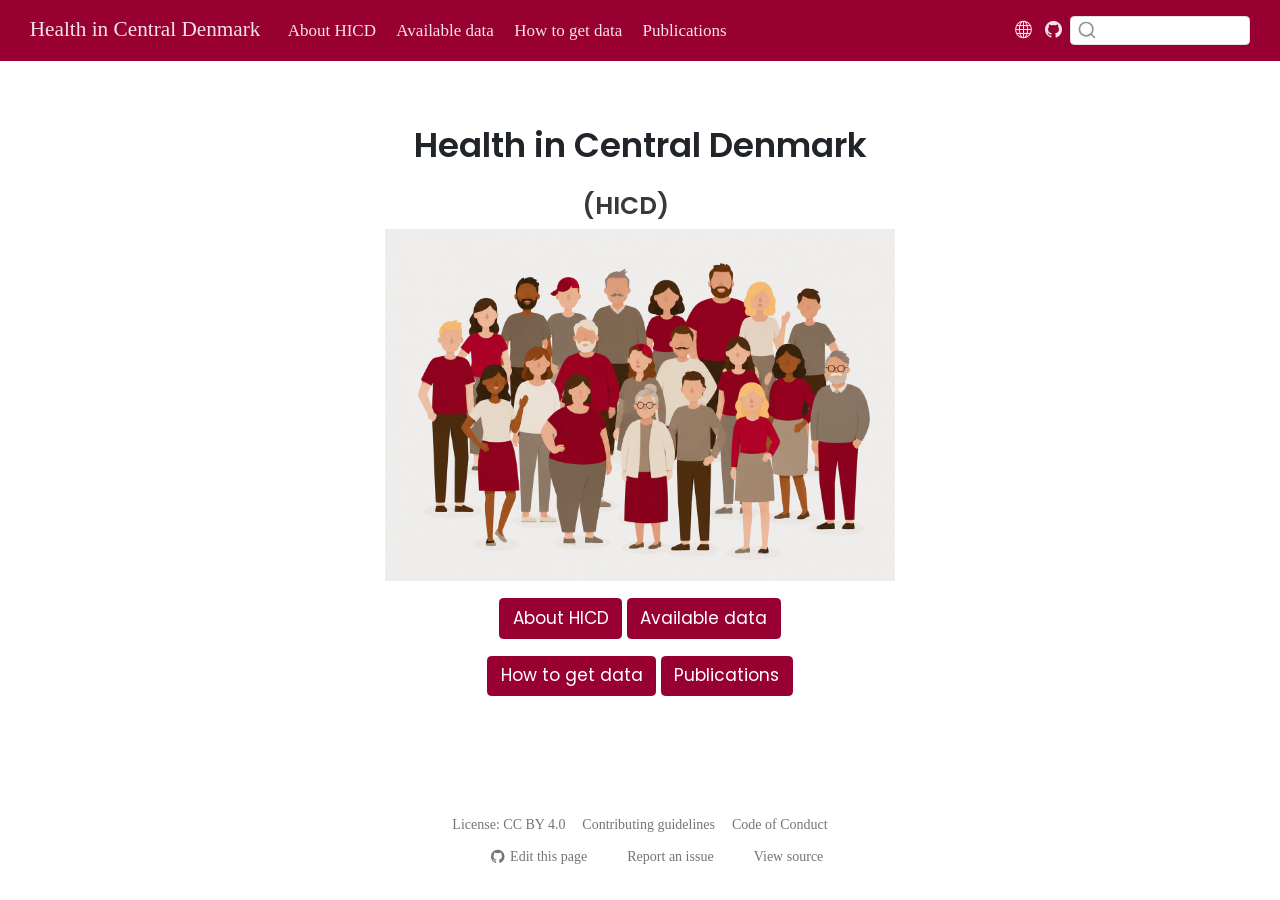
<file: index.html>
<!DOCTYPE html>
<html xmlns="http://www.w3.org/1999/xhtml" lang="en" xml:lang="en"><head>

<meta charset="utf-8">
<meta name="generator" content="quarto-1.11.9">

<meta name="viewport" content="width=device-width, initial-scale=1.0, user-scalable=yes">


<title>Health in Central Denmark</title>
<style>
/* Default styles provided by pandoc.
** See https://pandoc.org/MANUAL.html#variables-for-html for config info.
*/
span.smallcaps{font-variant: small-caps;}
div.columns{display: flex; gap: 1.5em;}
div.column{flex: auto;}
@media screen {
div.columns{gap: min(4vw, 1.5em);}
div.column{overflow-x: auto;}
}
div.hanging-indent{margin-left: 1.5em; text-indent: -1.5em;}
ul.task-list{list-style: none;}
ul.task-list li input[type="checkbox"] {
  width: 0.8em;
  margin: 0 0.8em 0.2em -1em; /* quarto-specific, see https://github.com/quarto-dev/quarto-cli/issues/4556 */ 
  vertical-align: middle;
}
</style>


<script src="site_libs/quarto-nav/quarto-nav.js"></script>
<script src="site_libs/clipboard/clipboard.min.js"></script>
<script src="site_libs/quarto-search/autocomplete.umd.js"></script>
<script src="site_libs/quarto-search/fuse.min.js"></script>
<script src="site_libs/quarto-search/quarto-search.js"></script>
<meta name="quarto:offset" content="./">
<script src="site_libs/quarto-html/quarto.js" type="module"></script>
<script src="site_libs/quarto-html/tabsets/tabsets.js" type="module"></script>
<script src="site_libs/quarto-html/scrollable-regions/scrollable-regions.js" type="module"></script>
<script src="site_libs/quarto-html/popper.min.js"></script>
<script src="site_libs/quarto-html/tippy.umd.min.js"></script>
<script src="site_libs/quarto-html/anchor.min.js"></script>
<link href="site_libs/quarto-html/tippy.css" rel="stylesheet">
<link href="site_libs/quarto-html/quarto-syntax-highlighting-1f42ef86e7bbcd4ef0935f55bd85d622.css" rel="stylesheet" class="quarto-color-scheme" id="quarto-text-highlighting-styles">
<link href="site_libs/quarto-html/quarto-syntax-highlighting-dark-b2c10e9313c6d05287a68e7950ff1397.css" rel="stylesheet" class="quarto-color-scheme quarto-color-alternate" id="quarto-text-highlighting-styles">
<link href="site_libs/quarto-html/quarto-syntax-highlighting-1f42ef86e7bbcd4ef0935f55bd85d622.css" rel="stylesheet" class="quarto-color-scheme-extra" id="quarto-text-highlighting-styles">
<script src="site_libs/bootstrap/bootstrap.min.js"></script>
<link href="site_libs/bootstrap/bootstrap-icons.css" rel="stylesheet">
<link href="site_libs/bootstrap/bootstrap-184272e92f3e2d58ed2564d3eb7c2aad.min.css" rel="stylesheet" append-hash="true" class="quarto-color-scheme" id="quarto-bootstrap" data-mode="light">
<link href="site_libs/bootstrap/bootstrap-dark-44209e06a4f44c1ae44acd4ccb9f944a.min.css" rel="stylesheet" append-hash="true" class="quarto-color-scheme quarto-color-alternate" id="quarto-bootstrap" data-mode="light">
<link href="site_libs/bootstrap/bootstrap-184272e92f3e2d58ed2564d3eb7c2aad.min.css" rel="stylesheet" append-hash="true" class="quarto-color-scheme-extra" id="quarto-bootstrap" data-mode="light">
<script id="quarto-search-options" type="application/json">{
  "location": "navbar",
  "copy-button": false,
  "collapse-after": 3,
  "panel-placement": "end",
  "type": "textbox",
  "limit": 50,
  "keyboard-shortcut": [
    "f",
    "/",
    "s"
  ],
  "language": {
    "search-no-results-text": "No results",
    "search-matching-documents-text": "matching documents",
    "search-copy-link-title": "Copy link to search",
    "search-hide-matches-text": "Hide additional matches",
    "search-more-match-text": "more match in this document",
    "search-more-matches-text": "more matches in this document",
    "search-clear-button-title": "Clear",
    "search-text-placeholder": "",
    "search-detached-cancel-button-title": "Cancel",
    "search-submit-button-title": "Submit",
    "search-label": "Search"
  }
}</script>


</head>

<body class="nav-fixed fullcontent quarto-light"><a id="quarto-skip-link" class="visually-hidden-focusable" href="#quarto-document-content">Skip to main content</a>

<div id="quarto-search-results"></div>
  <header id="quarto-header" class="headroom fixed-top">
    <nav class="navbar navbar-expand-lg " data-bs-theme="dark" aria-label="Site">
      <div class="navbar-container container-fluid">
      <div class="navbar-brand-container mx-auto">
    <a class="navbar-brand" href="./index.html">
    <span class="navbar-title">Health in Central Denmark</span>
    </a>
  </div>
          <button class="navbar-toggler" type="button" data-bs-toggle="collapse" data-bs-target="#navbarCollapse" aria-controls="navbarCollapse" aria-expanded="false" aria-label="Toggle navigation" onclick="if (window.quartoToggleHeadroom) { window.quartoToggleHeadroom(); }">
  <span class="navbar-toggler-icon"></span>
</button>
          <div class="collapse navbar-collapse" id="navbarCollapse">
            <ul class="navbar-nav navbar-nav-scroll me-auto">
  <li class="nav-item">
    <a class="nav-link" href="./hicd/index.html"> 
<span class="menu-text">About HICD</span></a>
  </li>  
  <li class="nav-item">
    <a class="nav-link" href="./available-data/index.html"> 
<span class="menu-text">Available data</span></a>
  </li>  
  <li class="nav-item">
    <a class="nav-link" href="./how-to-get-data/index.html"> 
<span class="menu-text">How to get data</span></a>
  </li>  
  <li class="nav-item">
    <a class="nav-link" href="./publications/index.html"> 
<span class="menu-text">Publications</span></a>
  </li>  
</ul>
          </div> <!-- /navcollapse -->
            <div class="quarto-navbar-tools">
    <a href="https://steno-aarhus.github.io" title="" class="quarto-navigation-tool px-1" aria-label="Globe icon: Link to the Steno Aarhus GitHub landing webpage for all other Steno Aarhus projects"><i class="bi bi-globe"></i></a>
    <a href="https://github.com/steno-aarhus/hicd" title="" class="quarto-navigation-tool px-1" aria-label="GitHub icon: Link to SDCA GitHub organization page"><i class="bi bi-github"></i></a>
</div>
            <div id="quarto-search" class="" title="Search"></div>
      </div> <!-- /container-fluid -->
    </nav>
</header>
<!-- content -->
<div id="quarto-content" class="quarto-container page-columns page-rows-contents page-layout-article page-navbar">
<!-- sidebar -->
<!-- margin-sidebar -->
    
<!-- main -->
<main class="content" id="quarto-document-content" tabindex="-1"><header id="title-block-header" class="quarto-title-block"></header>




<section id="health-in-central-denmark" class="level1 text-center">
<h1>Health in Central Denmark</h1>
<section id="hicd" class="level3">
<h3 class="anchored" data-anchor-id="hicd">(HICD)</h3>
<p><img src="images/diverse cohort.png" class="img-fluid" style="width:30em" alt="Diverse group in a vector-style illustrated portrait."></p>
<p><a href="./hicd/index.html" class="btn btn-primary" role="button">About HICD</a> <a href="./available-data/index.html" class="btn btn-primary" role="button">Available data</a></p>
<p><a href="./how-to-get-data/index.html" class="btn btn-primary" role="button">How to get data</a> <a href="./publications/index.html" class="btn btn-primary" role="button">Publications</a></p>
</section>
</section>



</main> <!-- /main -->
<script id="quarto-html-after-body" type="application/javascript">
  window.document.addEventListener("DOMContentLoaded", function (event) {
    const icon = "";
    const anchorJS = new window.AnchorJS();
    anchorJS.options = {
      placement: 'right',
      icon: icon
    };
    anchorJS.add('.anchored');
    const isCodeAnnotation = (el) => {
      for (const clz of el.classList) {
        if (clz.startsWith('code-annotation-')) {                     
          return true;
        }
      }
      return false;
    }
    const onCopySuccess = function(e) {
      // button target
      const button = e.trigger;
      // don't keep focus
      button.blur();
      // flash "checked"
      button.classList.add('code-copy-button-checked');
      var currentTitle = button.getAttribute("title");
      button.setAttribute("title", "Copied!");
      let tooltip;
      if (window.bootstrap) {
        button.setAttribute("data-bs-toggle", "tooltip");
        button.setAttribute("data-bs-placement", "left");
        button.setAttribute("data-bs-title", "Copied!");
        tooltip = new bootstrap.Tooltip(button, 
          { trigger: "manual", 
            customClass: "code-copy-button-tooltip",
            offset: [0, -8]});
        tooltip.show();    
      }
      setTimeout(function() {
        if (tooltip) {
          tooltip.hide();
          button.removeAttribute("data-bs-title");
          button.removeAttribute("data-bs-toggle");
          button.removeAttribute("data-bs-placement");
        }
        button.setAttribute("title", currentTitle);
        button.classList.remove('code-copy-button-checked');
      }, 1000);
      // clear code selection
      e.clearSelection();
    }
    const getTextToCopy = function(trigger) {
      const outerScaffold = trigger.parentElement.cloneNode(true);
      const codeEl = outerScaffold.querySelector('code');
      for (const childEl of codeEl.children) {
        if (isCodeAnnotation(childEl)) {
          childEl.remove();
        }
      }
      return codeEl.innerText;
    }
    const clipboard = new window.ClipboardJS('.code-copy-button:not([data-in-quarto-modal])', {
      text: getTextToCopy
    });
    clipboard.on('success', onCopySuccess);
    if (window.document.getElementById('quarto-embedded-source-code-modal')) {
      const clipboardModal = new window.ClipboardJS('.code-copy-button[data-in-quarto-modal]', {
        text: getTextToCopy,
        container: window.document.getElementById('quarto-embedded-source-code-modal')
      });
      clipboardModal.on('success', onCopySuccess);
    }
      var localhostRegex = new RegExp(/^(?:http|https):\/\/localhost\:?[0-9]*\//);
      var mailtoRegex = new RegExp(/^mailto:/);
        var filterRegex = new RegExp("https:\/\/steno-aarhus\.github\.io\/hicd\/");
      var isInternal = (href) => {
          return filterRegex.test(href) || localhostRegex.test(href) || mailtoRegex.test(href);
      }
      // Inspect non-navigation links and adorn them if external
      window.quartoDecorateExternalLinks = function (root) {
     var links = (root || window.document).querySelectorAll('a[href]:not(.nav-link):not(.navbar-brand):not(.toc-action):not(.sidebar-link):not(.sidebar-item-toggle):not(.pagination-link):not(.no-external):not([aria-hidden]):not(.dropdown-item):not(.quarto-navigation-tool):not(.about-link)');
      for (var i=0; i<links.length; i++) {
        const link = links[i];
        if (!isInternal(link.href)) {
          // undo the damage that might have been done by quarto-nav.js in the case of
          // links that we want to consider external
          if (link.dataset.originalHref !== undefined) {
            link.href = link.dataset.originalHref;
          }
          if (!link.classList.contains('no-external-icon')) {
          }
        }
      }
      };
      window.quartoDecorateExternalLinks(window.document);
    // Esc closes the popup (WCAG 1.4.13) and focus leaving both trigger and
    // popup closes it (WCAG 2.4.11); tippy handles neither for interactive popups.
    const hideOnEscAndFocusOut = {
      name: 'hideOnEscAndFocusOut',
      defaultValue: true,
      fn(instance) {
        const dismiss = () => {
          // A show scheduled by the trigger delay would otherwise reopen it
          instance.clearDelayTimeouts();
          instance.hide();
        };
        const onKeyDown = (event) => {
          if (event.key !== 'Escape') {
            return;
          }
          // Keep Esc from also reaching page handlers (e.g. reveal.js overview),
          // except an open reveal.js slide menu, which Esc should close too.
          // The menu handles keys only when its keyboard option is on.
          const menuHandlesEsc = window.Reveal?.getPlugin?.('menu')?.isOpen() &&
            window.Reveal.getConfig().menu?.keyboard !== false;
          if (!menuHandlesEsc) {
            event.stopPropagation();
          }
          if (instance.popper.contains(window.document.activeElement)) {
            // Disabled while refocusing so the focus trigger does not reopen it
            instance.disable();
            instance.reference.focus();
            instance.enable();
          }
          dismiss();
        };
        const onFocusOut = (event) => {
          const target = event.relatedTarget;
          if (target && !instance.reference.contains(target) &&
              !instance.popper.contains(target)) {
            dismiss();
          }
        };
        // On the trigger too: a click trigger (code-annotations: select) has no
        // blur handling. Attached for the instance's lifetime so leaving the
        // trigger also cancels a show still pending on the trigger delay.
        instance.reference.addEventListener('focusout', onFocusOut);
        return {
          onShow() {
            window.document.addEventListener('keydown', onKeyDown, true);
            instance.popper.addEventListener('focusout', onFocusOut);
          },
          onHide() {
            window.document.removeEventListener('keydown', onKeyDown, true);
            instance.popper.removeEventListener('focusout', onFocusOut);
          },
          onDestroy() {
            instance.reference.removeEventListener('focusout', onFocusOut);
          },
        };
      },
    };
    function tippyHover(el, contentFn, onTriggerFn, onUntriggerFn) {
      const config = {
        allowHTML: true,
        maxWidth: 500,
        delay: 100,
        arrow: false,
        appendTo: function(el) {
            return el.parentElement;
        },
        interactive: true,
        interactiveBorder: 10,
        theme: 'quarto',
        placement: 'bottom-start',
        plugins: [hideOnEscAndFocusOut],
      };
      if (contentFn) {
        config.content = contentFn;
      }
      if (onTriggerFn) {
        config.onTrigger = onTriggerFn;
      }
      if (onUntriggerFn) {
        config.onUntrigger = onUntriggerFn;
      }
      window.tippy(el, config); 
    }
    const noterefs = window.document.querySelectorAll('a[role="doc-noteref"]');
    for (var i=0; i<noterefs.length; i++) {
      const ref = noterefs[i];
      tippyHover(ref, function() {
        // use id or data attribute instead here
        let href = ref.getAttribute('data-footnote-href') || ref.getAttribute('href');
        try { href = new URL(href).hash; } catch {}
        const id = href.replace(/^#\/?/, "");
        const note = window.document.getElementById(id);
        if (note) {
          return note.innerHTML;
        } else {
          return "";
        }
      });
    }
    const xrefs = window.document.querySelectorAll('a.quarto-xref');
    const processXRef = (id, note) => {
      // Strip column container classes
      const stripColumnClz = (el) => {
        el.classList.remove("page-full", "page-columns");
        if (el.children) {
          for (const child of el.children) {
            stripColumnClz(child);
          }
        }
      }
      stripColumnClz(note)
      if (id === null || id.startsWith('sec-')) {
        // Special case sections, only their first couple elements
        const container = document.createElement("div");
        if (note.children && note.children.length > 2) {
          container.appendChild(note.children[0].cloneNode(true));
          for (let i = 1; i < note.children.length; i++) {
            const child = note.children[i];
            if (child.tagName === "P" && child.innerText === "") {
              continue;
            } else {
              container.appendChild(child.cloneNode(true));
              break;
            }
          }
          if (window.Quarto?.typesetMath) {
            window.Quarto.typesetMath(container);
          }
          return container.innerHTML
        } else {
          if (window.Quarto?.typesetMath) {
            window.Quarto.typesetMath(note);
          }
          return note.innerHTML;
        }
      } else {
        // Remove any anchor links if they are present
        const anchorLink = note.querySelector('a.anchorjs-link');
        if (anchorLink) {
          anchorLink.remove();
        }
        if (window.Quarto?.typesetMath) {
          window.Quarto.typesetMath(note);
        }
        if (note.classList.contains("callout")) {
          return note.outerHTML;
        } else {
          return note.innerHTML;
        }
      }
    }
    for (var i=0; i<xrefs.length; i++) {
      const xref = xrefs[i];
      tippyHover(xref, undefined, function(instance) {
        instance.disable();
        let url = xref.getAttribute('href');
        let hash = undefined; 
        if (url.startsWith('#')) {
          hash = url;
        } else {
          try { hash = new URL(url).hash; } catch {}
        }
        if (hash) {
          const id = hash.replace(/^#\/?/, "");
          const note = window.document.getElementById(id);
          if (note !== null) {
            try {
              const html = processXRef(id, note.cloneNode(true));
              instance.setContent(html);
            } finally {
              instance.enable();
              instance.show();
            }
          } else {
            // See if we can fetch this
            fetch(url.split('#')[0])
            .then(res => res.text())
            .then(html => {
              const parser = new DOMParser();
              const htmlDoc = parser.parseFromString(html, "text/html");
              const note = htmlDoc.getElementById(id);
              if (note !== null) {
                const html = processXRef(id, note);
                instance.setContent(html);
              } 
            }).finally(() => {
              instance.enable();
              instance.show();
            });
          }
        } else {
          // See if we can fetch a full url (with no hash to target)
          // This is a special case and we should probably do some content thinning / targeting
          fetch(url)
          .then(res => res.text())
          .then(html => {
            const parser = new DOMParser();
            const htmlDoc = parser.parseFromString(html, "text/html");
            const note = htmlDoc.querySelector('main.content');
            if (note !== null) {
              // This should only happen for chapter cross references
              // (since there is no id in the URL)
              // remove the first header
              if (note.children.length > 0 && note.children[0].tagName === "HEADER") {
                note.children[0].remove();
              }
              const html = processXRef(null, note);
              instance.setContent(html);
            } 
          }).finally(() => {
            instance.enable();
            instance.show();
          });
        }
      }, function(instance) {
      });
    }
        let selectedAnnoteEl;
        const selectorForAnnotation = ( cell, annotation) => {
          let cellAttr = 'data-code-cell="' + cell + '"';
          let lineAttr = 'data-code-annotation="' +  annotation + '"';
          const selector = 'span[' + cellAttr + '][' + lineAttr + ']';
          return selector;
        }
        const selectCodeLines = (annoteEl) => {
          const doc = window.document;
          const targetCell = annoteEl.getAttribute("data-target-cell");
          const targetAnnotation = annoteEl.getAttribute("data-target-annotation");
          const annoteSpan = window.document.querySelector(selectorForAnnotation(targetCell, targetAnnotation));
          const lines = annoteSpan.getAttribute("data-code-lines").split(",");
          const lineIds = lines.map((line) => {
            return targetCell + "-" + line;
          })
          // Each band is positioned against its own containing block, which is
          // not the offsetParent of the lines, so place it from client rects.
          const placeBand = (band, firstEl, lastEl, codeBlock) => {
            const container = band.offsetParent;
            if (container === null) {
              return;
            }
            const containerRect = container.getBoundingClientRect();
            // Reveal.js scales slides with a transform, so convert client
            // pixels back to the CSS pixels of the container.
            const scale = containerRect.height / container.offsetHeight || 1;
            const firstRect = firstEl.getBoundingClientRect();
            const lastRect = lastEl.getBoundingClientRect();
            const top = (firstRect.top - containerRect.top) / scale - container.clientTop + container.scrollTop;
            const height = (lastRect.bottom - firstRect.top) / scale;
            band.style.top = top - 2 + "px";
            band.style.height = height + 4 + "px";
            if (codeBlock) {
              // Without the copy button wrapper, the containing block is wider
              // than the code block, so span the code block explicitly.
              const blockRect = codeBlock.getBoundingClientRect();
              band.style.left = (blockRect.left - containerRect.left) / scale - container.clientLeft + container.scrollLeft + "px";
              band.style.width = blockRect.width / scale + "px";
            }
          };
          if (lineIds.length > 0) {
            const el = window.document.getElementById(lineIds[0]);
            const lastEl = window.document.getElementById(lineIds[lineIds.length - 1]);
            const parent = el.parentElement.parentElement;
            // cook up a div (if necessary) and position it
            let div = window.document.getElementById("code-annotation-line-highlight");
            if (div === null) {
              div = window.document.createElement("div");
              div.setAttribute("id", "code-annotation-line-highlight");
              div.style.position = 'absolute';
              parent.appendChild(div);
            }
            placeBand(div, el, lastEl, parent.closest("div.sourceCode") || parent);
            let gutterDiv = window.document.getElementById("code-annotation-line-highlight-gutter");
            if (gutterDiv === null) {
              gutterDiv = window.document.createElement("div");
              gutterDiv.setAttribute("id", "code-annotation-line-highlight-gutter");
              gutterDiv.style.position = 'absolute';
              const codeCell = window.document.getElementById(targetCell);
              const gutter = codeCell.querySelector('.code-annotation-gutter');
              gutter.appendChild(gutterDiv);
            }
            placeBand(gutterDiv, el, lastEl);
            selectedAnnoteEl = annoteEl;
          }
        };
        const unselectCodeLines = () => {
          const elementsIds = ["code-annotation-line-highlight", "code-annotation-line-highlight-gutter"];
          elementsIds.forEach((elId) => {
            const div = window.document.getElementById(elId);
            if (div) {
              div.remove();
            }
          });
          selectedAnnoteEl = undefined;
        };
          // Handle positioning of the toggle
      window.addEventListener(
        "resize",
        throttle(() => {
          elRect = undefined;
          if (selectedAnnoteEl) {
            selectCodeLines(selectedAnnoteEl);
          }
        }, 10)
      );
      function throttle(fn, ms) {
      let throttle = false;
      let timer;
        return (...args) => {
          if(!throttle) { // first call gets through
              fn.apply(this, args);
              throttle = true;
          } else { // all the others get throttled
              if(timer) clearTimeout(timer); // cancel #2
              timer = setTimeout(() => {
                fn.apply(this, args);
                timer = throttle = false;
              }, ms);
          }
        };
      }
        // Attach click handler to the DT
        const annoteDls = window.document.querySelectorAll('dt[data-target-cell]');
        for (const annoteDlNode of annoteDls) {
          annoteDlNode.addEventListener('click', (event) => {
            const clickedEl = event.target;
            if (clickedEl !== selectedAnnoteEl) {
              unselectCodeLines();
              const activeEl = window.document.querySelector('dt[data-target-cell].code-annotation-active');
              if (activeEl) {
                activeEl.classList.remove('code-annotation-active');
              }
              selectCodeLines(clickedEl);
              clickedEl.classList.add('code-annotation-active');
            } else {
              // Unselect the line
              unselectCodeLines();
              clickedEl.classList.remove('code-annotation-active');
            }
          });
        }
    const findCites = (el) => {
      const parentEl = el.parentElement;
      if (parentEl) {
        const cites = parentEl.dataset.cites;
        if (cites) {
          return {
            el,
            cites: cites.split(' ')
          };
        } else {
          return findCites(el.parentElement)
        }
      } else {
        return undefined;
      }
    };
    var bibliorefs = window.document.querySelectorAll('a[role="doc-biblioref"]');
    for (var i=0; i<bibliorefs.length; i++) {
      const ref = bibliorefs[i];
      const citeInfo = findCites(ref);
      if (citeInfo) {
        tippyHover(citeInfo.el, function() {
          var popup = window.document.createElement('div');
          citeInfo.cites.forEach(function(cite) {
            var citeDiv = window.document.createElement('div');
            citeDiv.classList.add('hanging-indent');
            citeDiv.classList.add('csl-entry');
            var biblioDiv = window.document.getElementById('ref-' + cite);
            if (biblioDiv) {
              citeDiv.innerHTML = biblioDiv.innerHTML;
            }
            popup.appendChild(citeDiv);
          });
          return popup.innerHTML;
        });
      }
    }
  });
  </script>
  <script type="application/javascript">
  window.quartoScrollableRegionsLabels = {"code":"Scrollable code","output":"Scrollable output"};
  </script>
</div> <!-- /content -->
<footer class="footer">
  <div class="nav-footer">
    <div class="nav-footer-left">
      &nbsp;
    </div>   
    <div class="nav-footer-center">
      <ul class="footer-items list-unstyled">
    <li class="nav-item">
    <a class="nav-link" href="https://creativecommons.org/licenses/by/4.0/">
<p>License: CC BY 4.0</p>
</a>
  </li>  
    <li class="nav-item">
    <a class="nav-link" href="https://steno-aarhus.github.io/research/CONTRIBUTING.html">
<p>Contributing guidelines</p>
</a>
  </li>  
    <li class="nav-item">
    <a class="nav-link" href="https://steno-aarhus.github.io/research/CODE_OF_CONDUCT.html">
<p>Code of Conduct</p>
</a>
  </li>  
</ul>
    <div class="toc-actions"><ul><li><a href="https://github.com/steno-aarhus/hicd/edit/main/index.qmd" class="toc-action"><i class="bi bi-github"></i>Edit this page</a></li><li><a href="https://github.com/steno-aarhus/hicd/issues/new" class="toc-action"><i class="bi empty"></i>Report an issue</a></li><li><a href="https://github.com/steno-aarhus/hicd/blob/main/index.qmd" class="toc-action"><i class="bi empty"></i>View source</a></li></ul></div></div>
    <div class="nav-footer-right">
      &nbsp;
    </div>
  </div>
</footer>




</body></html>
</file>
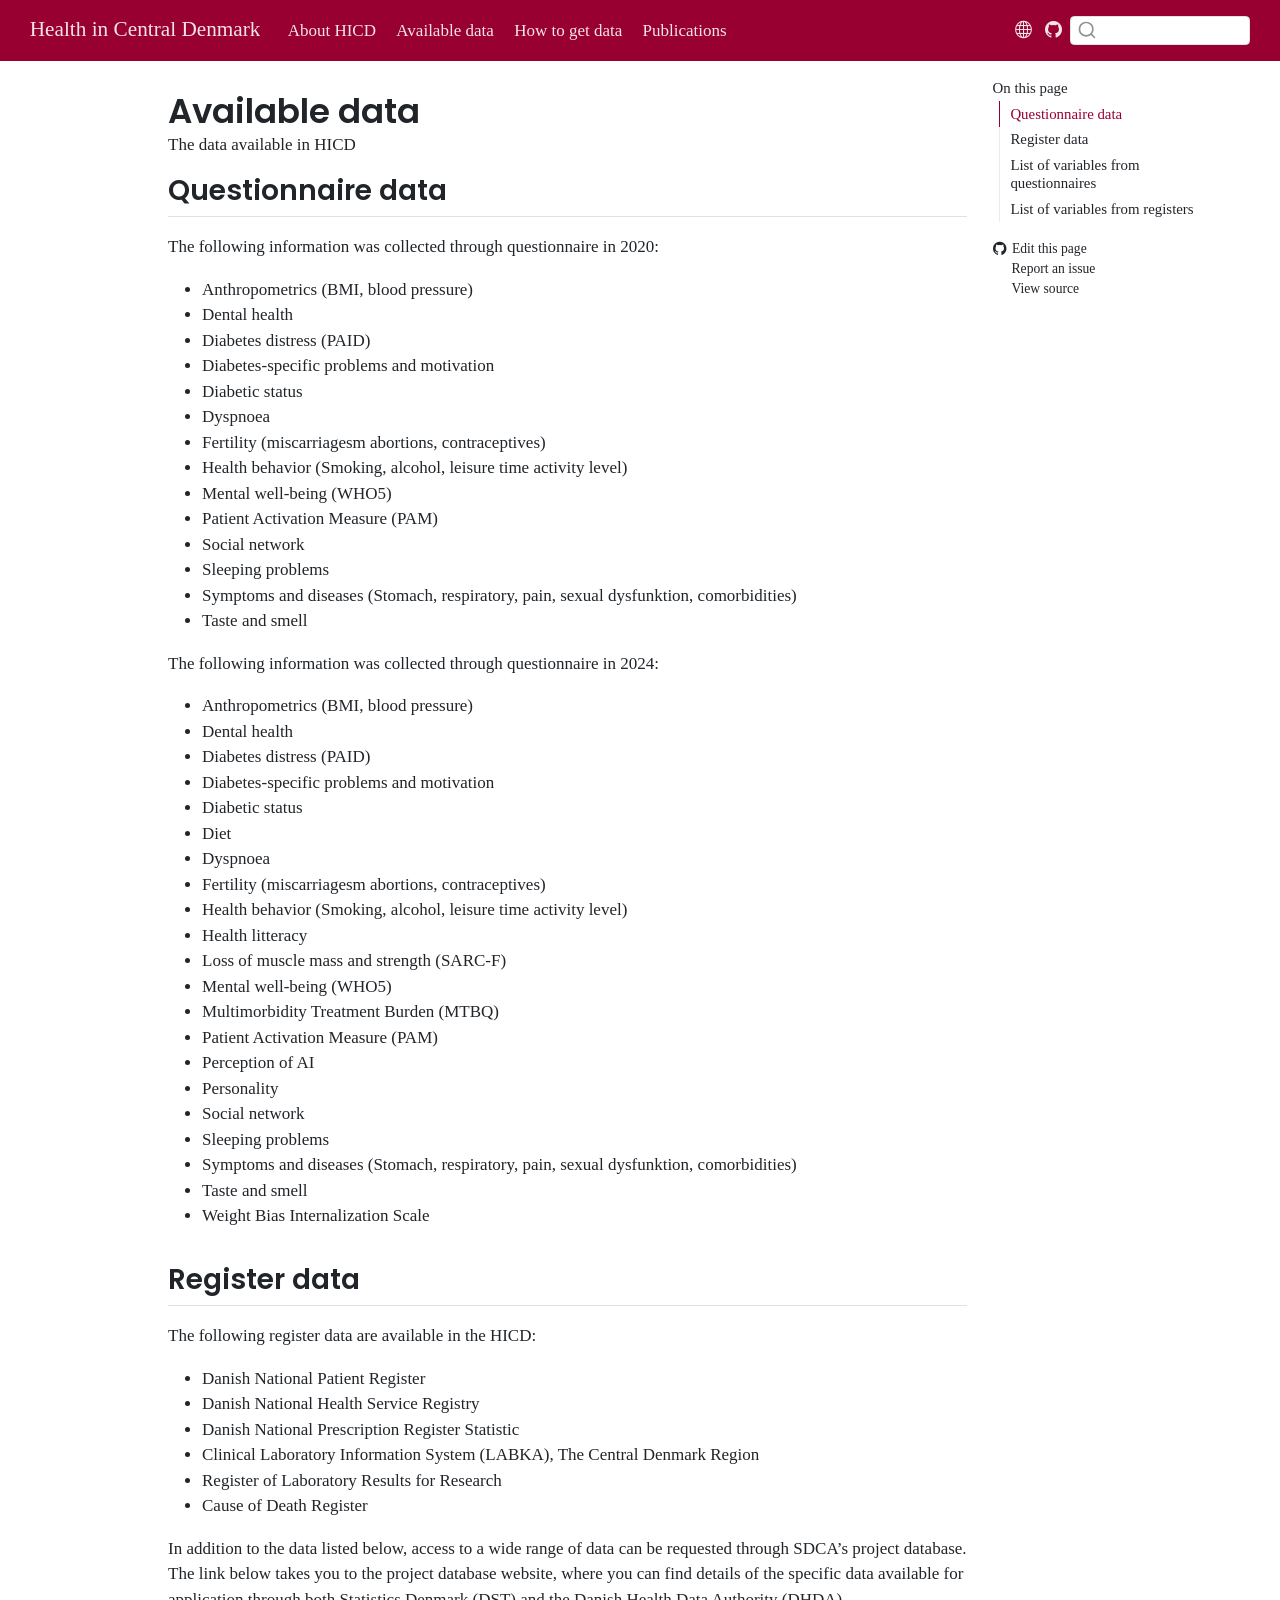
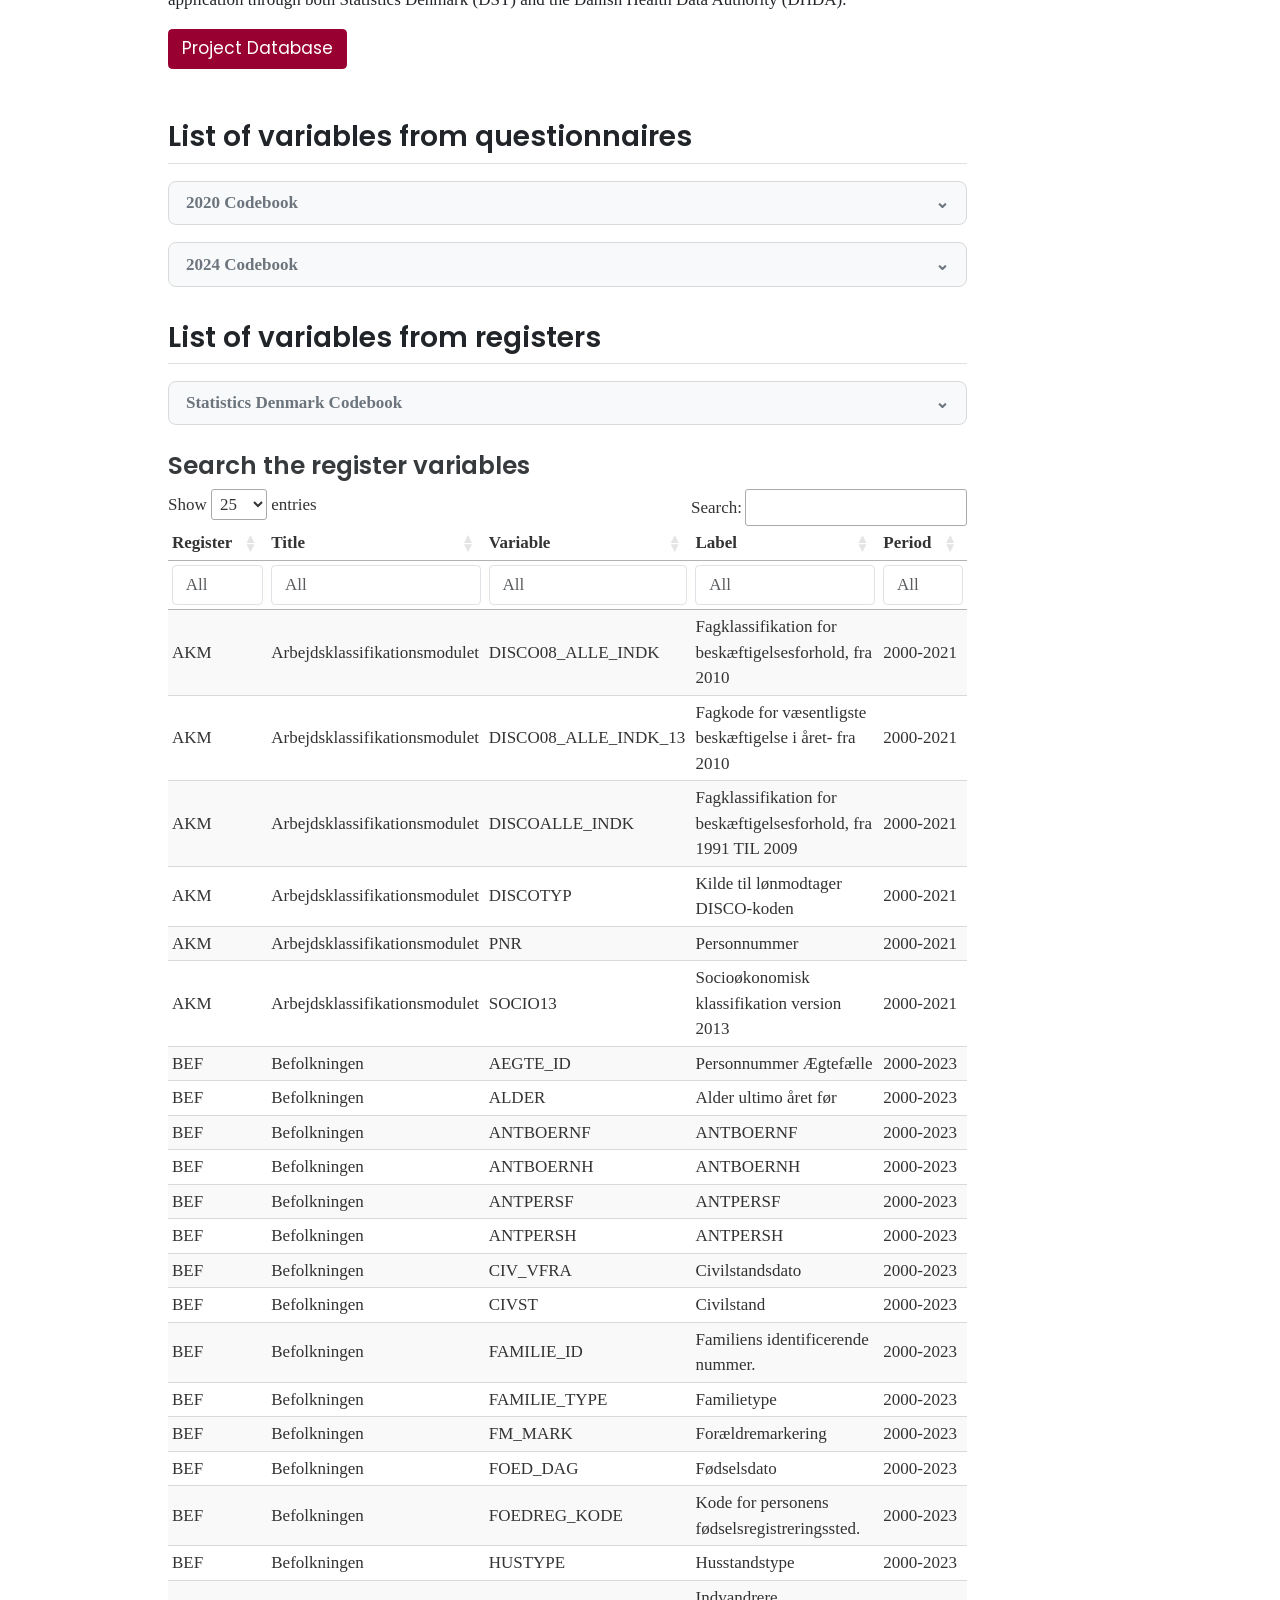
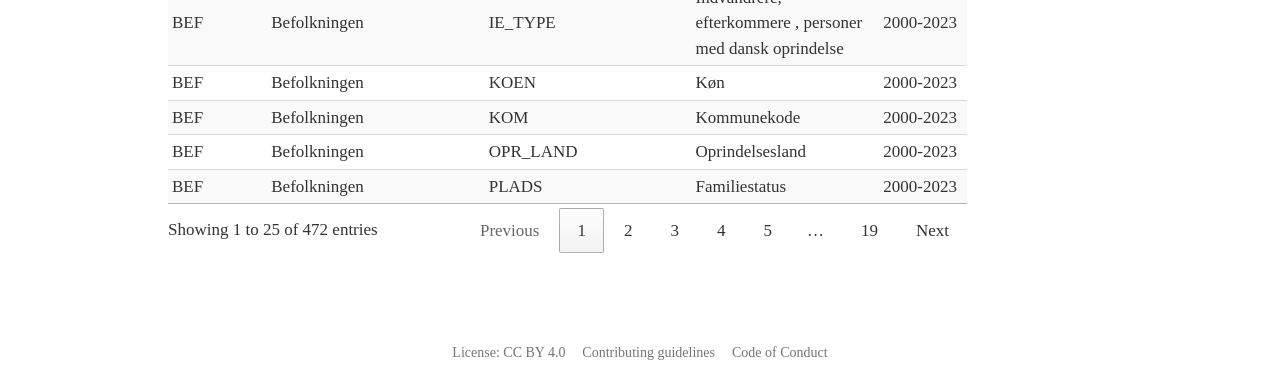
<file: available-data/index.html>
<!DOCTYPE html>
<html xmlns="http://www.w3.org/1999/xhtml" lang="en" xml:lang="en"><head>

<meta charset="utf-8">
<meta name="generator" content="quarto-1.11.9">

<meta name="viewport" content="width=device-width, initial-scale=1.0, user-scalable=yes">

<meta name="description" content="The data available in HICD">

<title>Available data – Health in Central Denmark</title>
<style>
/* Default styles provided by pandoc.
** See https://pandoc.org/MANUAL.html#variables-for-html for config info.
*/
span.smallcaps{font-variant: small-caps;}
div.columns{display: flex; gap: 1.5em;}
div.column{flex: auto;}
@media screen {
div.columns{gap: min(4vw, 1.5em);}
div.column{overflow-x: auto;}
}
div.hanging-indent{margin-left: 1.5em; text-indent: -1.5em;}
ul.task-list{list-style: none;}
ul.task-list li input[type="checkbox"] {
  width: 0.8em;
  margin: 0 0.8em 0.2em -1em; /* quarto-specific, see https://github.com/quarto-dev/quarto-cli/issues/4556 */ 
  vertical-align: middle;
}
</style>


<script src="../site_libs/quarto-nav/quarto-nav.js"></script>
<script src="../site_libs/clipboard/clipboard.min.js"></script>
<script src="../site_libs/quarto-search/autocomplete.umd.js"></script>
<script src="../site_libs/quarto-search/fuse.min.js"></script>
<script src="../site_libs/quarto-search/quarto-search.js"></script>
<meta name="quarto:offset" content="../">
<script src="../site_libs/quarto-html/quarto.js" type="module"></script>
<script src="../site_libs/quarto-html/tabsets/tabsets.js" type="module"></script>
<script src="../site_libs/quarto-html/scrollable-regions/scrollable-regions.js" type="module"></script>
<script src="../site_libs/quarto-html/popper.min.js"></script>
<script src="../site_libs/quarto-html/tippy.umd.min.js"></script>
<script src="../site_libs/quarto-html/anchor.min.js"></script>
<link href="../site_libs/quarto-html/tippy.css" rel="stylesheet">
<link href="../site_libs/quarto-html/quarto-syntax-highlighting-1f42ef86e7bbcd4ef0935f55bd85d622.css" rel="stylesheet" class="quarto-color-scheme" id="quarto-text-highlighting-styles">
<link href="../site_libs/quarto-html/quarto-syntax-highlighting-dark-b2c10e9313c6d05287a68e7950ff1397.css" rel="stylesheet" class="quarto-color-scheme quarto-color-alternate" id="quarto-text-highlighting-styles">
<link href="../site_libs/quarto-html/quarto-syntax-highlighting-1f42ef86e7bbcd4ef0935f55bd85d622.css" rel="stylesheet" class="quarto-color-scheme-extra" id="quarto-text-highlighting-styles">
<script src="../site_libs/bootstrap/bootstrap.min.js"></script>
<link href="../site_libs/bootstrap/bootstrap-icons.css" rel="stylesheet">
<link href="../site_libs/bootstrap/bootstrap-184272e92f3e2d58ed2564d3eb7c2aad.min.css" rel="stylesheet" append-hash="true" class="quarto-color-scheme" id="quarto-bootstrap" data-mode="light">
<link href="../site_libs/bootstrap/bootstrap-dark-44209e06a4f44c1ae44acd4ccb9f944a.min.css" rel="stylesheet" append-hash="true" class="quarto-color-scheme quarto-color-alternate" id="quarto-bootstrap" data-mode="light">
<link href="../site_libs/bootstrap/bootstrap-184272e92f3e2d58ed2564d3eb7c2aad.min.css" rel="stylesheet" append-hash="true" class="quarto-color-scheme-extra" id="quarto-bootstrap" data-mode="light">
<script id="quarto-search-options" type="application/json">{
  "location": "navbar",
  "copy-button": false,
  "collapse-after": 3,
  "panel-placement": "end",
  "type": "textbox",
  "limit": 50,
  "keyboard-shortcut": [
    "f",
    "/",
    "s"
  ],
  "language": {
    "search-no-results-text": "No results",
    "search-matching-documents-text": "matching documents",
    "search-copy-link-title": "Copy link to search",
    "search-hide-matches-text": "Hide additional matches",
    "search-more-match-text": "more match in this document",
    "search-more-matches-text": "more matches in this document",
    "search-clear-button-title": "Clear",
    "search-text-placeholder": "",
    "search-detached-cancel-button-title": "Cancel",
    "search-submit-button-title": "Submit",
    "search-label": "Search"
  }
}</script>
<script src="../site_libs/htmlwidgets-1.6.4/htmlwidgets.js"></script>
<link href="../site_libs/datatables-css-0.0.0/datatables-crosstalk.css" rel="stylesheet">
<script src="../site_libs/datatables-binding-0.34.0/datatables.js"></script>
<script src="../site_libs/jquery-3.6.0/jquery-3.6.0.min.js"></script>
<link href="../site_libs/dt-core-1.13.6/css/jquery.dataTables.min.css" rel="stylesheet">
<link href="../site_libs/dt-core-1.13.6/css/jquery.dataTables.extra.css" rel="stylesheet">
<script src="../site_libs/dt-core-1.13.6/js/jquery.dataTables.min.js"></script>
<link href="../site_libs/nouislider-7.0.10/jquery.nouislider.min.css" rel="stylesheet">
<script src="../site_libs/nouislider-7.0.10/jquery.nouislider.min.js"></script>
<link href="../site_libs/selectize-0.12.0/selectize.bootstrap3.css" rel="stylesheet">
<script src="../site_libs/selectize-0.12.0/selectize.min.js"></script>
<link href="../site_libs/crosstalk-1.2.2/css/crosstalk.min.css" rel="stylesheet">
<script src="../site_libs/crosstalk-1.2.2/js/crosstalk.min.js"></script>


</head>

<body class="nav-fixed quarto-light"><a id="quarto-skip-link" class="visually-hidden-focusable" href="#quarto-document-content">Skip to main content</a>

<div id="quarto-search-results"></div>
  <header id="quarto-header" class="headroom fixed-top">
    <nav class="navbar navbar-expand-lg " data-bs-theme="dark" aria-label="Site">
      <div class="navbar-container container-fluid">
      <div class="navbar-brand-container mx-auto">
    <a class="navbar-brand" href="../index.html">
    <span class="navbar-title">Health in Central Denmark</span>
    </a>
  </div>
          <button class="navbar-toggler" type="button" data-bs-toggle="collapse" data-bs-target="#navbarCollapse" aria-controls="navbarCollapse" aria-expanded="false" aria-label="Toggle navigation" onclick="if (window.quartoToggleHeadroom) { window.quartoToggleHeadroom(); }">
  <span class="navbar-toggler-icon"></span>
</button>
          <div class="collapse navbar-collapse" id="navbarCollapse">
            <ul class="navbar-nav navbar-nav-scroll me-auto">
  <li class="nav-item">
    <a class="nav-link" href="../hicd/index.html"> 
<span class="menu-text">About HICD</span></a>
  </li>  
  <li class="nav-item">
    <a class="nav-link active" href="../available-data/index.html" aria-current="page"> 
<span class="menu-text">Available data</span></a>
  </li>  
  <li class="nav-item">
    <a class="nav-link" href="../how-to-get-data/index.html"> 
<span class="menu-text">How to get data</span></a>
  </li>  
  <li class="nav-item">
    <a class="nav-link" href="../publications/index.html"> 
<span class="menu-text">Publications</span></a>
  </li>  
</ul>
          </div> <!-- /navcollapse -->
            <div class="quarto-navbar-tools">
    <a href="https://steno-aarhus.github.io" title="" class="quarto-navigation-tool px-1" aria-label="Globe icon: Link to the Steno Aarhus GitHub landing webpage for all other Steno Aarhus projects"><i class="bi bi-globe"></i></a>
    <a href="https://github.com/steno-aarhus/hicd" title="" class="quarto-navigation-tool px-1" aria-label="GitHub icon: Link to SDCA GitHub organization page"><i class="bi bi-github"></i></a>
</div>
            <div id="quarto-search" class="" title="Search"></div>
      </div> <!-- /container-fluid -->
    </nav>
</header>
<!-- content -->
<div id="quarto-content" class="quarto-container page-columns page-rows-contents page-layout-article page-navbar">
<!-- sidebar -->
<!-- margin-sidebar -->
    <div id="quarto-margin-sidebar" class="sidebar margin-sidebar">
        <nav id="TOC" role="doc-toc" aria-labelledby="toc-title" class="toc-active">
    <h2 id="toc-title">On this page</h2>
   
  <ul>
  <li><a href="#questionnaire-data" id="toc-questionnaire-data" class="nav-link active" data-scroll-target="#questionnaire-data">Questionnaire data</a></li>
  <li><a href="#register-data" id="toc-register-data" class="nav-link" data-scroll-target="#register-data">Register data</a></li>
  <li><a href="#list-of-variables-from-questionnaires" id="toc-list-of-variables-from-questionnaires" class="nav-link" data-scroll-target="#list-of-variables-from-questionnaires">List of variables from questionnaires</a></li>
  <li><a href="#list-of-variables-from-registers" id="toc-list-of-variables-from-registers" class="nav-link" data-scroll-target="#list-of-variables-from-registers">List of variables from registers</a>
  <ul class="collapse">
  <li><a href="#search-the-register-variables" id="toc-search-the-register-variables" class="nav-link" data-scroll-target="#search-the-register-variables">Search the register variables</a></li>
  </ul></li>
  </ul>
<div class="toc-actions"><ul><li><a href="https://github.com/steno-aarhus/hicd/edit/main/available-data/index.qmd" class="toc-action"><i class="bi bi-github"></i>Edit this page</a></li><li><a href="https://github.com/steno-aarhus/hicd/issues/new" class="toc-action"><i class="bi empty"></i>Report an issue</a></li><li><a href="https://github.com/steno-aarhus/hicd/blob/main/available-data/index.qmd" class="toc-action"><i class="bi empty"></i>View source</a></li></ul></div></nav>
    </div>
<!-- main -->
<main class="content" id="quarto-document-content" tabindex="-1">

<header id="title-block-header" class="quarto-title-block default">
<div class="quarto-title">
<h1 class="title">Available data</h1>
</div>

<div>
  <div class="description">
    The data available in HICD
  </div>
</div>


<div class="quarto-title-meta">

    
  
    
  </div>
  


</header>


<section id="questionnaire-data" class="level2">
<h2 class="anchored" data-anchor-id="questionnaire-data">Questionnaire data</h2>
<p>The following information was collected through questionnaire in 2020:</p>
<ul>
<li>Anthropometrics (BMI, blood pressure)</li>
<li>Dental health</li>
<li>Diabetes distress (PAID)</li>
<li>Diabetes-specific problems and motivation</li>
<li>Diabetic status</li>
<li>Dyspnoea</li>
<li>Fertility (miscarriagesm abortions, contraceptives)</li>
<li>Health behavior (Smoking, alcohol, leisure time activity level)</li>
<li>Mental well-being (WHO5)</li>
<li>Patient Activation Measure (PAM)</li>
<li>Social network</li>
<li>Sleeping problems</li>
<li>Symptoms and diseases (Stomach, respiratory, pain, sexual dysfunktion, comorbidities)</li>
<li>Taste and smell</li>
</ul>
<p>The following information was collected through questionnaire in 2024:</p>
<ul>
<li>Anthropometrics (BMI, blood pressure)</li>
<li>Dental health</li>
<li>Diabetes distress (PAID)</li>
<li>Diabetes-specific problems and motivation</li>
<li>Diabetic status</li>
<li>Diet</li>
<li>Dyspnoea</li>
<li>Fertility (miscarriagesm abortions, contraceptives)</li>
<li>Health behavior (Smoking, alcohol, leisure time activity level)</li>
<li>Health litteracy</li>
<li>Loss of muscle mass and strength (SARC-F)</li>
<li>Mental well-being (WHO5)</li>
<li>Multimorbidity Treatment Burden (MTBQ)</li>
<li>Patient Activation Measure (PAM)</li>
<li>Perception of AI</li>
<li>Personality</li>
<li>Social network</li>
<li>Sleeping problems</li>
<li>Symptoms and diseases (Stomach, respiratory, pain, sexual dysfunktion, comorbidities)</li>
<li>Taste and smell</li>
<li>Weight Bias Internalization Scale</li>
</ul>
</section>
<section id="register-data" class="level2">
<h2 class="anchored" data-anchor-id="register-data">Register data</h2>
<p>The following register data are available in the HICD:</p>
<ul>
<li>Danish National Patient Register</li>
<li>Danish National Health Service Registry</li>
<li>Danish National Prescription Register Statistic</li>
<li>Clinical Laboratory Information System (LABKA), The Central Denmark Region</li>
<li>Register of Laboratory Results for Research</li>
<li>Cause of Death Register</li>
</ul>
<p>In addition to the data listed below, access to a wide range of data can be requested through SDCA’s project database. The link below takes you to the project database website, where you can find details of the specific data available for application through both Statistics Denmark (DST) and the Danish Health Data Authority (DHDA).</p>
<div class="d-flex gap-2">
<p><a href="https://steno-aarhus.github.io/registers-project-database/" class="btn btn-primary"> Project Database </a></p>
</div>
</section>
<section id="list-of-variables-from-questionnaires" class="level2">
<h2 class="anchored" data-anchor-id="list-of-variables-from-questionnaires">List of variables from questionnaires</h2>
<style>
/* =========================
   BASE: details container
========================= */

.custom-details {
  margin-bottom: 1rem;
  border: 1px solid #d9d9d9;
  border-radius: 8px;
  padding: 0.5rem 1rem;
  background-color: #f8f9fa;
}

/* summary */
.custom-details summary {
  font-weight: 600;
  cursor: pointer;
  list-style: none;
}

.custom-details summary::-webkit-details-marker {
  display: none;
}

.custom-details summary::after {
  content: "⌄";
  float: right;
  transition: transform 0.2s ease;
}

.custom-details[open] summary::after {
  transform: rotate(180deg);
}


/* =========================
   TABLE 1 + 2 (NORMAL, STABLE)
========================= */

.custom-details table {
  width: 100%;
  border-collapse: collapse;
  table-layout: auto;   /* VIGTIG: ikke fixed */
  font-size: 0.80em;
  line-height: 1.25;
}

/* normal rendering — ingen splitting */
.custom-details th,
.custom-details td {
  padding: 6px 8px;
  text-align: left;
  vertical-align: top;

  white-space: normal;
  word-break: normal;
  overflow-wrap: normal;
}


/* =========================
   TABLE 3 ONLY (word break)
  ========================= */
.word-break-table th:last-child,
.word-break-table td:last-child {
  white-space: nowrap;
}

/*  =========================
Only the searchable table 
 =========================*/
.custom-details .dataTables_wrapper table {
  width: 100% !important;
  table-layout: fixed !important;
}
.custom-details .dataTables_wrapper th,
.custom-details .dataTables_wrapper td {
  font-size: 0.80rem;
  padding: 4px 8px;
  white-space: normal;
  overflow-wrap: anywhere;
}
/* Register, Title, Variable, Label (rest), Period */
.custom-details .dataTables_wrapper th:nth-child(1),
.custom-details .dataTables_wrapper td:nth-child(1) { width: 12%; }
.custom-details .dataTables_wrapper th:nth-child(2),
.custom-details .dataTables_wrapper td:nth-child(2) { width: 18%; }
.custom-details .dataTables_wrapper th:nth-child(3),
.custom-details .dataTables_wrapper td:nth-child(3) { width: 20%; }
.custom-details .dataTables_wrapper th:nth-child(5),
.custom-details .dataTables_wrapper td:nth-child(5) { width: 12%; white-space: nowrap; }
</style>
<details class="custom-details">
<summary>
2020 Codebook
</summary>
<table class="caption-top table">
<colgroup>
<col style="width: 3%">
<col style="width: 2%">
<col style="width: 17%">
<col style="width: 40%">
<col style="width: 35%">
</colgroup>
<thead>
<tr class="header">
<th>Questionnaire</th>
<th>Variablename</th>
<th>Label</th>
<th>List of Value</th>
<th>Question</th>
</tr>
</thead>
<tbody>
<tr class="odd">
<td>Generic/Social</td>
<td>height</td>
<td>Height</td>
<td>cm</td>
<td>How tall are you (without shoes)?</td>
</tr>
<tr class="even">
<td>Generic/Social</td>
<td>weight</td>
<td>Weight</td>
<td>kg</td>
<td>How much do you weigh in whole kg (without clothes)?</td>
</tr>
<tr class="odd">
<td>Generic/Social</td>
<td>smoke</td>
<td>Smoking status</td>
<td>1=Daily, 2=Weekly, 3= Less than weekly, 4=Stopped, 5= Never</td>
<td>Do you smoke? (does not apply to e-cigarettes)</td>
</tr>
<tr class="even">
<td>Generic/Social</td>
<td>alcohol</td>
<td>How often do you have drink containing alcohol?</td>
<td>1=Never, 2=Monthly or less, 3=2-4 times a month, 4=2-3 times a week, 5=4 or more times a week</td>
<td>How often do you drink beverages containing alcohol?</td>
</tr>
<tr class="odd">
<td>Generic/Social</td>
<td>alcohol_con</td>
<td>How many standard drinks containing alcohol do you have on af typical day when drinking?</td>
<td>1=1 or 2, 2=3 of 4, 3=5 or 6, 4=7 to 9, 5=10 or more</td>
<td>How many units do you usually drink when you drink alcohol?</td>
</tr>
<tr class="even">
<td>Generic/Social</td>
<td>bingedrink</td>
<td>How often do you have six or more drinks on one occasion?</td>
<td>1=Never, 2=Less than monthly, 3=Monthly, 4=Weekly, 5=Daily or almost daily</td>
<td>How often do you drink 5 units or more on the same occasion?</td>
</tr>
<tr class="odd">
<td>Generic/Social</td>
<td>activitylevel</td>
<td>Leisure time activity level</td>
<td>1=Regular hard physical training, 2=Regular physical activity, 3=Some physical activity, 4=Sedentary</td>
<td>If you look at the past year, what would best describe your physical activity during leisure time?</td>
</tr>
<tr class="even">
<td>Generic/Social</td>
<td>family</td>
<td>Contact with family</td>
<td>1=Daily, 2=1 or 2 times a week, 3=1 or 2 times a month, 4=Less than 1 time&nbsp; a month, 5=Never</td>
<td>How often are you in contact with friends, acquaintances and family members who do not live with you? By contact we mean being together, talking on the phone, writing to each other, etc. Family members who do not live with you</td>
</tr>
<tr class="odd">
<td>Generic/Social</td>
<td>friends</td>
<td>Contact with friends</td>
<td>1=Daily, 2=1 or 2 times a week, 3=1 or 2 times a month, 4=Less than 1 time&nbsp; a month, 5=Never</td>
<td>How often are you in contact with friends, acquaintances and family members who do not live with you? By contact we mean being together, talking on the phone, writing to each other, etc. Friends</td>
</tr>
<tr class="even">
<td>Generic/Social</td>
<td>colleague</td>
<td>Contact collegues in leisure time</td>
<td>1=Daily, 2=1 or 2 times a week, 3=1 or 2 times a month, 4=Less than 1 time&nbsp; a month, 5=Never</td>
<td>How often are you in contact with friends, acquaintances and family members who do not live with you? By contact we mean being together, talking on the phone, writing to each other, etc. Colleagues or fellow students in your leisure time</td>
</tr>
<tr class="odd">
<td>Generic/Social</td>
<td>neighbour</td>
<td>Contact with neighbours</td>
<td>1=Daily, 2=1 or 2 times a week, 3=1 or 2 times a month, 4=Less than 1 time&nbsp; a month, 5=Never</td>
<td>How often are you in contact with friends, acquaintances and family members who do not live with you? By contact we mean being together, talking on the phone, writing to each other, etc. Neighbours or residents in your local area</td>
</tr>
<tr class="even">
<td>Generic/Social</td>
<td>socialweb</td>
<td>Contact with persons social media</td>
<td>1=Daily, 2=1 or 2 times a week, 3=1 or 2 times a month, 4=Less than 1 time&nbsp; a month, 5=Never</td>
<td>How often are you in contact with friends, acquaintances and family members who do not live with you? By contact we mean being together, talking on the phone, writing to each other, etc. People you mostly know from the internet (email, social media and similar)</td>
</tr>
<tr class="odd">
<td>Generic/Social</td>
<td>socialalone</td>
<td>Does it happen you are alone_even though you want to be with others?</td>
<td>1=Often, 2=Once in a while, 3=Rarely, 4=No</td>
<td>Does it ever happen that you are alone, even though you would most like to be with others?</td>
</tr>
<tr class="even">
<td>Generic/Social</td>
<td>socialtalk</td>
<td>Do you have someone to talk to if you have problems or need support?</td>
<td>1=Always, 2=Mostly, 3=Some times, 4=Never or almost never</td>
<td>Do you have someone to talk to if you have problems or need support?</td>
</tr>
<tr class="odd">
<td>WHO5</td>
<td>who5_1</td>
<td>Have felt cheerful and in good spirits</td>
<td>5=All the time, 4=Most of the time, 3=More than half of the time, 2=Less than half of the time, 1=Some of the time, 0=At no time</td>
<td>How have you felt over the past two weeks. In the past two weeks I have been happy and in a good mood</td>
</tr>
<tr class="even">
<td>WHO5</td>
<td>who5_2</td>
<td>Have felt calm and relaxed</td>
<td>5=All the time, 4=Most of the time, 3=More than half of the time, 2=Less than half of the time, 1=Some of the time, 0=At no time</td>
<td>How have you felt over the past two weeks. In the past two weeks I have felt calm and relaxed</td>
</tr>
<tr class="odd">
<td>WHO5</td>
<td>who5_3</td>
<td>Have felt active and vigorous</td>
<td>5=All the time, 4=Most of the time, 3=More than half of the time, 2=Less than half of the time, 1=Some of the time, 0=At no time</td>
<td>How have you felt over the past two weeks. In the past two weeks I have felt active and energetic</td>
</tr>
<tr class="even">
<td>WHO5</td>
<td>who5_4</td>
<td>Woke up feeling fresh and rested</td>
<td>5=All the time, 4=Most of the time, 3=More than half of the time, 2=Less than half of the time, 1=Some of the time, 0=At no time</td>
<td>How have you felt over the past two weeks. In the past two weeks I have woken up feeling fresh and well rested</td>
</tr>
<tr class="odd">
<td>WHO5</td>
<td>who5_5</td>
<td>Daily life has been filled with things of interest</td>
<td>5=All the time, 4=Most of the time, 3=More than half of the time, 2=Less than half of the time, 1=Some of the time, 0=At no time</td>
<td>How have you felt over the past two weeks. In the past two weeks my daily life has been filled with things that interest me</td>
</tr>
<tr class="even">
<td>SF12</td>
<td>i1</td>
<td>In general, would you say your health is</td>
<td>1=Exellent, 2=Very good, 3=Good, 4=Fair, 5=Poor</td>
<td>How would you describe your health overall?</td>
</tr>
<tr class="odd">
<td>SF12</td>
<td>i2a</td>
<td>Limitations in Moderate activities</td>
<td>1=Limited a lot, 2=Limited a little, 3=Not limited at all</td>
<td>Daily activities. Are you, because of your health, limited in lighter activities, such as moving a table, vacuuming, or cycling?</td>
</tr>
<tr class="even">
<td>SF12</td>
<td>i2b</td>
<td>Limitaions in climbing several flights og stairs</td>
<td>1=Limited a lot, 2=Limited a little, 3=Not limited at all</td>
<td>Daily activities. Are you, because of your health, limited in climbing several flights of stairs?</td>
</tr>
<tr class="odd">
<td>SF12</td>
<td>i3a</td>
<td>Accomplished less than you would like_physical health</td>
<td>1=All of the time, 2=Moste of the time, 3=Some of the time, 4=A little of the time, 5=None of the time</td>
<td>During the past 4 weeks, how much of the time have you had the following problems with your work or other daily activities due to your physical health? I have accomplished less than I would have liked</td>
</tr>
<tr class="even">
<td>SF12</td>
<td>i3b</td>
<td>Were limited in the kind of work or other activities_physical health</td>
<td>1=All of the time, 2=Moste of the time, 3=Some of the time, 4=A little of the time, 5=None of the time</td>
<td>During the past 4 weeks, how much of the time have you had the following problems with your work or other daily activities due to your physical health? I have performed my work or other activities less carefully than usual</td>
</tr>
<tr class="odd">
<td>SF12</td>
<td>i4a</td>
<td>Accomplished less than you would like_emotional problems</td>
<td>1=All of the time, 2=Moste of the time, 3=Some of the time, 4=A little of the time, 5=None of the time</td>
<td>During the past 4 weeks, how much of the time have you had the following problems with your work or other daily activities due to emotional problems? I have accomplished less than I would have liked</td>
</tr>
<tr class="even">
<td>SF12</td>
<td>i4b</td>
<td>Did work or activities less carefully than usual_emotional problems</td>
<td>1=All of the time, 2=Moste of the time, 3=Some of the time, 4=A little of the time, 5=None of the time</td>
<td>During the past 4 weeks, how much of the time have you had the following problems with your work or other daily activities due to emotional problems? I have performed my work or other activities less carefully than usual</td>
</tr>
<tr class="odd">
<td>SF12</td>
<td>i5</td>
<td>During the past 4 weeks, how much did pain interfere with your normal work</td>
<td>1=Not at all, 2=A little bit, 3=Moderately, 4=Quite a bit, 5=A little of the time, 6=None of the time</td>
<td>During the past 4 weeks, to what extent has physical pain made your daily work difficult? Both work outside the home and housework</td>
</tr>
<tr class="even">
<td>SF12</td>
<td>i6a</td>
<td>Have you felt calm &amp; peaceful?</td>
<td>1=All of the time, 2=Most of the time, 3=A good bit of the time, 4=Some of the time, 5=A little of the time, 6=None of the time</td>
<td>During the past 4 weeks, how much of the time have you felt calm and relaxed?</td>
</tr>
<tr class="odd">
<td>SF12</td>
<td>i6b</td>
<td>Did you have a lot of energy?</td>
<td>1=All of the time, 2=Most of the time, 3=A good bit of the time, 4=Some of the time, 5=A little of the time, 6=None of the time</td>
<td>During the past 4 weeks, how much of the time have you felt full of energy?</td>
</tr>
<tr class="even">
<td>SF12</td>
<td>i6c</td>
<td>Have you felt down-hearted and blue?</td>
<td>1=All of the time, 2=Most of the time, 3=A good bit of the time, 4=Some of the time, 5=A little of the time, 6=None of the time</td>
<td>During the past 4 weeks, how much of the time have you felt downhearted and low in mood?</td>
</tr>
<tr class="odd">
<td>SF12</td>
<td>i7</td>
<td>Physical health or emotional problems interfered with your social activities</td>
<td>1=All of the time, 2=Most of the time, 3=Some of the time, 4=A little of the time, 5=None of the time</td>
<td>During the past 4 weeks, how much of the time have your physical health or emotional problems made it difficult for you to see other people? For example, visiting friends or relatives</td>
</tr>
<tr class="even">
<td>Symptoms</td>
<td>symp_1</td>
<td>During the last two weeks have you experienced dyspnoea?</td>
<td>1= at rest, 2= doing normal daily activities(bath, dressing, etc.), 3= normal walking( hoovering etc.), 4=hard physical work (stairs, cutting the lane, running etc), 5= no</td>
<td>During the last two weeks have you experienced dyspnoea?</td>
</tr>
<tr class="odd">
<td>Symptoms</td>
<td>symp_2</td>
<td>During the last two weeks have often have dyspnoea limited your activities</td>
<td>1= all the time, 2= daily, 3= several times per week, 4= seldom/ never</td>
<td>During the last two weeks have often have dyspnoea limited your activities</td>
</tr>
<tr class="even">
<td>Symptoms</td>
<td>symp_3</td>
<td>During the last two weeks have often have you had to sit up on a chair or use more than two pillows in the bed because of dyspnoea</td>
<td>1= every night, 2=several times per week, 3= less than once a week, 4= no</td>
<td>During the last two weeks have often have you had to sit up on a chair or use more than two pillows in the bed because of dyspnoea</td>
</tr>
<tr class="odd">
<td>Symptoms</td>
<td>symp_4</td>
<td>Have you had swelled legs during the last two weeks</td>
<td>1= daily, 2=several times per week, 3= less than once a week, 4= no</td>
<td>Have you had swelled legs during the last two weeks</td>
</tr>
<tr class="even">
<td>Symptoms</td>
<td>symp_5</td>
<td>During the last two weeks have you experienced pain/oppression in the chest</td>
<td>1= at rest, 2= doing normal daily activities(bath, dressing, etc.), 3= normal walking( hoovering etc.,4=hard physical work (stairs, cutting the lane, running etc), 5= no</td>
<td>During the last two weeks have you experienced pain/oppression in the chest</td>
</tr>
<tr class="odd">
<td>Symptoms</td>
<td>symp_6</td>
<td>During the last two weeks have pain/oppression in the chest limited your activities</td>
<td>1= daily, 2=several times per week, 3= less than once a week, 4= no</td>
<td>During the last two weeks have pain/oppression in the chest limited your activities</td>
</tr>
<tr class="even">
<td>Symptoms</td>
<td>stomach_1</td>
<td>Heartburn</td>
<td>1= not at all, 2= a little, 3= moderate, 4= much, 4= extreme</td>
<td>Heartburn</td>
</tr>
<tr class="odd">
<td>Symptoms</td>
<td>stomach_2</td>
<td>Constipation</td>
<td>1= not at all, 2= a little, 3= moderate, 4= much, 4= extreme</td>
<td>Constipation</td>
</tr>
<tr class="even">
<td>Symptoms</td>
<td>stomach_3</td>
<td>Nausea or vomit</td>
<td>1= not at all, 2= a little, 3= moderate, 4= much, 4= extreme</td>
<td>Nausea or vomit</td>
</tr>
<tr class="odd">
<td>Symptoms</td>
<td>stomach_4</td>
<td>Diarré</td>
<td>1= not at all, 2= a little, 3= moderate, 4= much, 4= extreme</td>
<td>Diarré</td>
</tr>
<tr class="even">
<td>Symptoms</td>
<td>stomach_5</td>
<td>Stomach ache</td>
<td>1= not at all, 2= a little, 3= moderate, 4= much, 4= extreme</td>
<td>Stomach ache</td>
</tr>
<tr class="odd">
<td>Symptoms</td>
<td>stomach_gp</td>
<td>Would you like to talk to a doctor about your stomach troubles?</td>
<td>0= no, 1=yes, 9=dont know</td>
<td>Would you like to talk to a doctor about your stomach troubles? only this quest if answer &gt;1 in at least one of the above quests</td>
</tr>
<tr class="even">
<td>Smell and Taste</td>
<td>smell</td>
<td>Rating of smell since the last 14 days</td>
<td>continuous arbitrary 1:100, 1= No smell, 100=perfect smell</td>
<td>Please rate how good your sense of smell has been on average over the past 14 days</td>
</tr>
<tr class="odd">
<td>Smell and Taste</td>
<td>smell_fanta</td>
<td>Fantomic smell since the last 14 days</td>
<td>1=No, 2= yes I experience odors to be distorted, 3= yes I experience odors that are not there, 4= yes both distortion and odors that are not there</td>
<td>In the last 14 days, have you experienced that known odors are distorted or that you detected odors that were not present?</td>
</tr>
<tr class="even">
<td>Smell and Taste</td>
<td>smell_age</td>
<td>Age when smell changed</td>
<td>999= do not know, 1000= never experienced problems</td>
<td>If your sense of smell is impaired, distorted, or you experience odors that are not present: How old were you when the sense of smell changed?</td>
</tr>
<tr class="odd">
<td>Smell and Taste</td>
<td>smell_rate</td>
<td>Speed of smell change</td>
<td>1= suddenly, 2=gradually, 9= do not know</td>
<td>Has your altered sense of smell occurred suddenly or gradually?</td>
</tr>
<tr class="even">
<td>Smell and Taste</td>
<td>taste</td>
<td>Rating of taste since the last 14 days</td>
<td>continuous arbitrary 1:100, 1= No smell, 100=perfect smell</td>
<td>Please rate how good your sense of taste has been on average over the past 14 days</td>
</tr>
<tr class="odd">
<td>Smell and Taste</td>
<td>taste_fanta</td>
<td>Fantomic taste since the last 14 days</td>
<td>1=No, 2= yes I experience basic tastes to be distorted, 3= yes I experience basic tastes that are not there, 4= yes both distortion and basic tastes that are not there</td>
<td>In the last 14 days, have you experienced that basic tastes are distorted or that you register tastes that are not present?</td>
</tr>
<tr class="even">
<td>Smell and Taste</td>
<td>taste_age</td>
<td>Age when taste changed</td>
<td>years, 999= do not know, 1000= never experienced problems</td>
<td>If your sense of taste is impaired, distorted, or you experience tastes that are not present: How old were you when your sense of taste changed?</td>
</tr>
<tr class="odd">
<td>Smell and Taste</td>
<td>taste_rate</td>
<td>Speed of taste change</td>
<td>1= suddenly, 2=gradually, 9= do not know</td>
<td>Has your altered sense of taste occurred suddenly or gradually?</td>
</tr>
<tr class="even">
<td>Smell and Taste</td>
<td>smelltaste_impact</td>
<td>Rating of negative consequences of impaired smell/taste on quality of life</td>
<td>continuous arbitrary 1:100, 1= No impact, 100= total impact</td>
<td>Does changes in the sense of smell and / or taste have a negative consequence for your quality of life?</td>
</tr>
<tr class="odd">
<td>Sexual dysfunction</td>
<td>bssc_w1</td>
<td>Sexual function, Overall</td>
<td>0=No, 1= yes, 9= Do not know</td>
<td>Are you satisfied with your sexual function?</td>
</tr>
<tr class="even">
<td>Sexual dysfunction</td>
<td>bssc_w2</td>
<td>Time with sexual dissatisfaction</td>
<td>continuous</td>
<td>How long have you been dissatified with your sexual function?</td>
</tr>
<tr class="odd">
<td>Sexual dysfunction</td>
<td>bssc_w3_1</td>
<td>Sexual dysfunction w1</td>
<td>1= Problems with little or no interest in sex, 2= Problem with decreased sensation of clitoris or vagina, 3= Problem with decreased vaginal lubrication (dryness), 4= Problem reachin orgasm, 5= Problem with pain/or cramping during sex, 6= Other</td>
<td>The problem with your sexual function is (mark one or more):</td>
</tr>
<tr class="even">
<td>Sexual dysfunction</td>
<td>bssc_w3_2</td>
<td>Sexual dysfunction w2</td>
<td>1= Problems with little or no interest in sex, 2= Problem with decreased sensation of clitoris or vagina, 3= Problem with decreased vaginal lubrication (dryness), 4= Problem reachin orgasm, 5= Problem with pain/or cramping during sex, 6= Other</td>
<td>The problem with your sexual function is (mark one or more):</td>
</tr>
<tr class="odd">
<td>Sexual dysfunction</td>
<td>bssc_w3_3</td>
<td>Sexual dysfunction w3</td>
<td>1= Problems with little or no interest in sex, 2= Problem with decreased sensation of clitoris or vagina, 3= Problem with decreased vaginal lubrication (dryness), 4= Problem reachin orgasm, 5= Problem with pain/or cramping during sex, 6= Other</td>
<td>The problem with your sexual function is (mark one or more):</td>
</tr>
<tr class="even">
<td>Sexual dysfunction</td>
<td>bssc_w3_4</td>
<td>Sexual dysfunction w4</td>
<td>1= Problems with little or no interest in sex, 2= Problem with decreased sensation of clitoris or vagina, 3= Problem with decreased vaginal lubrication (dryness), 4= Problem reachin orgasm, 5= Problem with pain/or cramping during sex, 6= Other</td>
<td>The problem with your sexual function is (mark one or more):</td>
</tr>
<tr class="odd">
<td>Sexual dysfunction</td>
<td>bssc_w3_5</td>
<td>Sexual dysfunction w5</td>
<td>1= Problems with little or no interest in sex, 2= Problem with decreased sensation of clitoris or vagina, 3= Problem with decreased vaginal lubrication (dryness), 4= Problem reachin orgasm, 5= Problem with pain/or cramping during sex, 6= Other</td>
<td>The problem with your sexual function is (mark one or more):</td>
</tr>
<tr class="even">
<td>Sexual dysfunction</td>
<td>bssc_w3_6</td>
<td>Sexual dysfunction w6</td>
<td>1= Problems with little or no interest in sex, 2= Problem with decreased sensation of clitoris or vagina, 3= Problem with decreased vaginal lubrication (dryness), 4= Problem reachin orgasm, 5= Problem with pain/or cramping during sex, 6= Other</td>
<td>The problem with your sexual function is (mark one or more):</td>
</tr>
<tr class="odd">
<td>Sexual dysfunction</td>
<td>bssc_w4</td>
<td>Most bothersome problem</td>
<td>1= Problems with little or no interest in sex, 2= Problem with decreased sensation of clitoris or vagina, 3= Problem with decreased vaginal lubrication (dryness), 4= Problem reachin orgasm, 5= Problem with pain/or cramping during sex, 6= Other</td>
<td>Which problem is most bothersome (mark one)</td>
</tr>
<tr class="even">
<td>Sexual dysfunction</td>
<td>bssc_w5</td>
<td>Sex GP</td>
<td>0= No, 1=Yes, 9= Do not know</td>
<td>Would you like to talk about it with your GP?</td>
</tr>
<tr class="odd">
<td>Sexual dysfunction</td>
<td>bssc_m1</td>
<td>Sexual function, Overall</td>
<td>0=No, 1= yes, 9= Do not know</td>
<td>Are you satisfied with your sexual function?</td>
</tr>
<tr class="even">
<td>Sexual dysfunction</td>
<td>bssc_m2</td>
<td>Time with sexual dissatisfaction</td>
<td>continuous</td>
<td>How long have you been dissatified with your sexual function?</td>
</tr>
<tr class="odd">
<td>Sexual dysfunction</td>
<td>bssc_m3_1</td>
<td>Sexual dysfunction m1</td>
<td>1= Problems with little or no interest in sex, 2= Problem with erection, 3= Problem ejaculating too early during sexual activity, 4= Problem with taking too long, or not being able to ejaculate or have orgasm, 5= Problem with pain during sex, 6= Problem with penile curvature during erection, 7= Other</td>
<td>The problem with your sexual function is (mark one or more):</td>
</tr>
<tr class="even">
<td>Sexual dysfunction</td>
<td>bssc_m3_2</td>
<td>Sexual dysfunction m2</td>
<td>1= Problems with little or no interest in sex, 2= Problem with erection, 3= Problem ejaculating too early during sexual activity, 4= Problem with taking too long, or not being able to ejaculate or have orgasm, 5= Problem with pain during sex, 6= Problem with penile curvature during erection, 7= Other</td>
<td>The problem with your sexual function is (mark one or more):</td>
</tr>
<tr class="odd">
<td>Sexual dysfunction</td>
<td>bssc_m3_3</td>
<td>Sexual dysfunction m3</td>
<td>1= Problems with little or no interest in sex, 2= Problem with erection, 3= Problem ejaculating too early during sexual activity, 4= Problem with taking too long, or not being able to ejaculate or have orgasm, 5= Problem with pain during sex, 6= Problem with penile curvature during erection, 7= Other</td>
<td>The problem with your sexual function is (mark one or more):</td>
</tr>
<tr class="even">
<td>Sexual dysfunction</td>
<td>bssc_m3_4</td>
<td>Sexual dysfunction m4</td>
<td>1= Problems with little or no interest in sex, 2= Problem with erection, 3= Problem ejaculating too early during sexual activity, 4= Problem with taking too long, or not being able to ejaculate or have orgasm, 5= Problem with pain during sex, 6= Problem with penile curvature during erection, 7= Other</td>
<td>The problem with your sexual function is (mark one or more):</td>
</tr>
<tr class="odd">
<td>Sexual dysfunction</td>
<td>bssc_m3_5</td>
<td>Sexual dysfunction m5</td>
<td>1= Problems with little or no interest in sex, 2= Problem with erection, 3= Problem ejaculating too early during sexual activity, 4= Problem with taking too long, or not being able to ejaculate or have orgasm, 5= Problem with pain during sex, 6= Problem with penile curvature during erection, 7= Other</td>
<td>The problem with your sexual function is (mark one or more):</td>
</tr>
<tr class="even">
<td>Sexual dysfunction</td>
<td>bssc_m3_6</td>
<td>Sexual dysfunction m6</td>
<td>1= Problems with little or no interest in sex, 2= Problem with erection, 3= Problem ejaculating too early during sexual activity, 4= Problem with taking too long, or not being able to ejaculate or have orgasm, 5= Problem with pain during sex, 6= Problem with penile curvature during erection, 7= Other</td>
<td>The problem with your sexual function is (mark one or more):</td>
</tr>
<tr class="odd">
<td>Sexual dysfunction</td>
<td>bssc_m3_7</td>
<td>Sexual dysfunction m7</td>
<td>1= Problems with little or no interest in sex, 2= Problem with erection, 3= Problem ejaculating too early during sexual activity, 4= Problem with taking too long, or not being able to ejaculate or have orgasm, 5= Problem with pain during sex, 6= Problem with penile curvature during erection, 7= Other</td>
<td>The problem with your sexual function is (mark one or more):</td>
</tr>
<tr class="even">
<td>Sexual dysfunction</td>
<td>bssc_m4</td>
<td>Most bothersome problem</td>
<td>1= Problems with little or no interest in sex, 2= Problem with decreased sensation of clitoris or vagina, 3= Problem with decreased vaginal lubrication (dryness), 4= Problem reachin orgasm, 5= Problem with pain/or cramping during sex, 6= Other</td>
<td>Which problem is most bothersome (mark one)</td>
</tr>
<tr class="odd">
<td>Sexual dysfunction</td>
<td>bssc_m5</td>
<td>Sex GP</td>
<td>0= No, 1=Yes, 9= Do not know</td>
<td>Would you like to talk about it with your GP?</td>
</tr>
<tr class="even">
<td>Sexual dysfunction</td>
<td>sex_interestprop_w</td>
<td>Interest problem</td>
<td>0=Not selected, 1= Yes</td>
<td>Problems with little or no interest in sex</td>
</tr>
<tr class="odd">
<td>Sexual dysfunction</td>
<td>sex_sensprop_w</td>
<td>Sensation problem</td>
<td>0=Not selected, 1= Yes</td>
<td>Problem with decreased sensation of clitoris or vagina</td>
</tr>
<tr class="even">
<td>Sexual dysfunction</td>
<td>sex_dryprob_w</td>
<td>Dryness problem</td>
<td>0=Not selected, 1= Yes</td>
<td>Problem with decreased vaginal lubrication (dryness)</td>
</tr>
<tr class="odd">
<td>Sexual dysfunction</td>
<td>sex_orgprob_w</td>
<td>Orgasm problem</td>
<td>0=Not selected, 1= Yes</td>
<td>Problem reachin orgasm</td>
</tr>
<tr class="even">
<td>Sexual dysfunction</td>
<td>sex_painprob_w</td>
<td>Pain problem</td>
<td>0=Not selected, 1= Yes</td>
<td>Problem with pain/or cramping during sex</td>
</tr>
<tr class="odd">
<td>Sexual dysfunction</td>
<td>sex_otherprob_w</td>
<td>Other problem</td>
<td>0=Not selected, 1= Yes</td>
<td>Other</td>
</tr>
<tr class="even">
<td>Sexual dysfunction</td>
<td>sex_total_w</td>
<td>Total problems women</td>
<td>1=1 problem, 2=2 problems, 3=3 problems, 4=4 problems, 5= 5 problems, 6=&gt;=6 problems</td>
<td>Number of problems, women</td>
</tr>
<tr class="odd">
<td>Sexual dysfunction</td>
<td>sex_interestprop_m</td>
<td>Interest problem</td>
<td>0=Not selected, 1= Yes</td>
<td>Problems with little or no interest in sex</td>
</tr>
<tr class="even">
<td>Sexual dysfunction</td>
<td>sex_erecprop_m</td>
<td>Erection problem</td>
<td>0=Not selected, 1= Yes</td>
<td>Problem with erection</td>
</tr>
<tr class="odd">
<td>Sexual dysfunction</td>
<td>sex_ejacprop_m</td>
<td>Ejaculation problem</td>
<td>0=Not selected, 1= Yes</td>
<td>Problem ejaculating too early during sexual activity</td>
</tr>
<tr class="even">
<td>Sexual dysfunction</td>
<td>sex_orgprop_m</td>
<td>Orgasm problem</td>
<td>0=Not selected, 1= Yes</td>
<td>Problem with taking too long, or not being able to ejaculate or have orgasm</td>
</tr>
<tr class="odd">
<td>Sexual dysfunction</td>
<td>sex_painprop_m</td>
<td>Pain problem</td>
<td>0=Not selected, 1= Yes</td>
<td>Problem with pain during sex</td>
</tr>
<tr class="even">
<td>Sexual dysfunction</td>
<td>sex_curvprop_m</td>
<td>Curvature problem</td>
<td>0=Not selected, 1= Yes</td>
<td>Problem with penile curvature during erection</td>
</tr>
<tr class="odd">
<td>Sexual dysfunction</td>
<td>sex_otherprop_m</td>
<td>Other problem</td>
<td>0=Not selected, 1= Yes</td>
<td>Other</td>
</tr>
<tr class="even">
<td>Sexual dysfunction</td>
<td>sex_total_m</td>
<td>Total problems male</td>
<td>1=1 problem, 2=2 problems, 3=3 problems, 4=4 problems, 5= 5 problems, 6=6 problems, 7= &gt;=7 problems</td>
<td>Number of problems, male</td>
</tr>
<tr class="odd">
<td>Teeth</td>
<td>dentalhealth</td>
<td>General dental health</td>
<td>1=Excellent, 2=Very good, 3=Good, 4=Fair, 5=Poor, 9=Do not know</td>
<td>Overall, how would you rate the health of your teeth and gums?</td>
</tr>
<tr class="even">
<td>Teeth</td>
<td>drymouth</td>
<td>Sense of dry mouth</td>
<td>1= I don’t suffer from dry mouth, 2= I suffer somewhat from dry mouth, 3= I suffer very much from dry mouth, 4= I suffer from severe dry mouth and have difficulties talking</td>
<td>Do you daily suffer from a dry mouth?</td>
</tr>
<tr class="odd">
<td>Teeth</td>
<td>teeth</td>
<td>Number of teeth left</td>
<td>1= No teeth, 2=1-9 teeth, 3=10-19 teeth, 4=20-27 teeth, 5= All teeth</td>
<td>Almost all adults have had teeth extracted. How many of your own teeth do you have?</td>
</tr>
<tr class="even">
<td>Teeth</td>
<td>para</td>
<td>Paradontosis</td>
<td>0=No, 1=Yes</td>
<td>Do you think you might have gum disease?</td>
</tr>
<tr class="odd">
<td>Teeth</td>
<td>tooth_clean</td>
<td>Paradentose treatment</td>
<td>0=No, 1=Yes</td>
<td>Have you ever had treatment for gum disease such as scaling and root planing, sometimes called “deep cleaning”?</td>
</tr>
<tr class="even">
<td>Pregnancy</td>
<td>pregnancy</td>
<td>Previous pregnancy</td>
<td>1= I have been pregnant, 2= I am pregnant at the moment, 3= no</td>
<td>Have you ever been pregnant?</td>
</tr>
<tr class="odd">
<td>Pregnancy</td>
<td>birth_number</td>
<td>Number of births</td>
<td>continuous</td>
<td>How many of the following have you experienced? Births</td>
</tr>
<tr class="even">
<td>Pregnancy</td>
<td>abort_spon</td>
<td>Number of miscarriages</td>
<td>continuous</td>
<td>How many of the following have you experienced? Miscarriages</td>
</tr>
<tr class="odd">
<td>Pregnancy</td>
<td>abort_prov</td>
<td>number of induced abortions</td>
<td>continuous</td>
<td>How many of the following have you experienced? Induced abortion</td>
</tr>
<tr class="even">
<td>Pregnancy</td>
<td>any_contraception</td>
<td>Any Contraceptives</td>
<td>0= No, 1=Yes, 9= Do not know</td>
<td>Do you use safe contraseptives?</td>
</tr>
<tr class="odd">
<td>Pregnancy</td>
<td>contraceptives_01</td>
<td>Intrauterine system (hormone)</td>
<td>1= Intrauterine system (hormone), 2= Intrauterine device (copper coil), 3= Combined oral contraceptive pill, 4= Vaginal ring, 5= Contraceptive patch, 6= Contraceptive injection, 7= Progestogen-only pill, 8= Contraceptive implant, 9= Sterilisation, 10= Condoms, 11= Other</td>
<td>What type of contraceptives do you use?</td>
</tr>
<tr class="even">
<td>Pregnancy</td>
<td>contraceptives_02</td>
<td>Intrauterine device (copper coil)</td>
<td>1= Intrauterine system (hormone), 2= Intrauterine device (copper coil), 3= Combined oral contraceptive pill, 4= Vaginal ring, 5= Contraceptive patch, 6= Contraceptive injection, 7= Progestogen-only pill, 8= Contraceptive implant, 9= Sterilisation, 10= Condoms, 11= Other</td>
<td>What type of contraceptives do you use?</td>
</tr>
<tr class="odd">
<td>Pregnancy</td>
<td>contraceptives_03</td>
<td>Combined oral contraceptive pill</td>
<td>1= Intrauterine system (hormone), 2= Intrauterine device (copper coil), 3= Combined oral contraceptive pill, 4= Vaginal ring, 5= Contraceptive patch, 6= Contraceptive injection, 7= Progestogen-only pill, 8= Contraceptive implant, 9= Sterilisation, 10= Condoms, 11= Other</td>
<td>What type of contraceptives do you use?</td>
</tr>
<tr class="even">
<td>Pregnancy</td>
<td>contraceptives_04</td>
<td>Vaginal ring</td>
<td>1= Intrauterine system (hormone), 2= Intrauterine device (copper coil), 3= Combined oral contraceptive pill, 4= Vaginal ring, 5= Contraceptive patch, 6= Contraceptive injection, 7= Progestogen-only pill, 8= Contraceptive implant, 9= Sterilisation, 10= Condoms, 11= Other</td>
<td>What type of contraceptives do you use?</td>
</tr>
<tr class="odd">
<td>Pregnancy</td>
<td>contraceptives_05</td>
<td>Contraceptive patch</td>
<td>1= Intrauterine system (hormone), 2= Intrauterine device (copper coil), 3= Combined oral contraceptive pill, 4= Vaginal ring, 5= Contraceptive patch, 6= Contraceptive injection, 7= Progestogen-only pill, 8= Contraceptive implant, 9= Sterilisation, 10= Condoms, 11= Other</td>
<td>What type of contraceptives do you use?</td>
</tr>
<tr class="even">
<td>Pregnancy</td>
<td>contraceptives_06</td>
<td>Contraceptive injection</td>
<td>1= Intrauterine system (hormone), 2= Intrauterine device (copper coil), 3= Combined oral contraceptive pill, 4= Vaginal ring, 5= Contraceptive patch, 6= Contraceptive injection, 7= Progestogen-only pill, 8= Contraceptive implant, 9= Sterilisation, 10= Condoms, 11= Other</td>
<td>What type of contraceptives do you use?</td>
</tr>
<tr class="odd">
<td>Pregnancy</td>
<td>contraceptives_07</td>
<td>Progestogen-only pill</td>
<td>1= Intrauterine system (hormone), 2= Intrauterine device (copper coil), 3= Combined oral contraceptive pill, 4= Vaginal ring, 5= Contraceptive patch, 6= Contraceptive injection, 7= Progestogen-only pill, 8= Contraceptive implant, 9= Sterilisation, 10= Condoms, 11= Other</td>
<td>What type of contraceptives do you use?</td>
</tr>
<tr class="even">
<td>Pregnancy</td>
<td>contraceptives_08</td>
<td>Contraceptive implant</td>
<td>1= Intrauterine system (hormone), 2= Intrauterine device (copper coil), 3= Combined oral contraceptive pill, 4= Vaginal ring, 5= Contraceptive patch, 6= Contraceptive injection, 7= Progestogen-only pill, 8= Contraceptive implant, 9= Sterilisation, 10= Condoms, 11= Other</td>
<td>What type of contraceptives do you use?</td>
</tr>
<tr class="odd">
<td>Pregnancy</td>
<td>contraceptives_09</td>
<td>Sterilisation</td>
<td>1= Intrauterine system (hormone), 2= Intrauterine device (copper coil), 3= Combined oral contraceptive pill, 4= Vaginal ring, 5= Contraceptive patch, 6= Contraceptive injection, 7= Progestogen-only pill, 8= Contraceptive implant, 9= Sterilisation, 10= Condoms, 11= Other</td>
<td>What type of contraceptives do you use?</td>
</tr>
<tr class="even">
<td>Pregnancy</td>
<td>contraceptives_10</td>
<td>Condoms</td>
<td>1= Intrauterine system (hormone), 2= Intrauterine device (copper coil), 3= Combined oral contraceptive pill, 4= Vaginal ring, 5= Contraceptive patch, 6= Contraceptive injection, 7= Progestogen-only pill, 8= Contraceptive implant, 9= Sterilisation, 10= Condoms, 11= Other</td>
<td>What type of contraceptives do you use?</td>
</tr>
<tr class="odd">
<td>Pregnancy</td>
<td>contraceptives_11</td>
<td>Other</td>
<td>1= Intrauterine system (hormone), 2= Intrauterine device (copper coil), 3= Combined oral contraceptive pill, 4= Vaginal ring, 5= Contraceptive patch, 6= Contraceptive injection, 7= Progestogen-only pill, 8= Contraceptive implant, 9= Sterilisation, 10= Condoms, 11= Other</td>
<td>What type of contraceptives do you use?</td>
</tr>
<tr class="even">
<td>Pregnancy</td>
<td>contra_iudhorm</td>
<td>Intrauterine system (hormone)</td>
<td>0= Not Selected, 1=Yes</td>
<td>Intrauterine system (hormone)</td>
</tr>
<tr class="odd">
<td>Pregnancy</td>
<td>contra_iudcop</td>
<td>Intrauterine device (copper coil)</td>
<td>0= Not Selected, 1=Yes</td>
<td>Intrauterine device (copper coil)</td>
</tr>
<tr class="even">
<td>Pregnancy</td>
<td>contra_oralcomb</td>
<td>Combined oral contraceptive pill</td>
<td>0= Not Selected, 1=Yes</td>
<td>Combined oral contraceptive pill</td>
</tr>
<tr class="odd">
<td>Pregnancy</td>
<td>contra_vaginalring</td>
<td>Vaginal ring</td>
<td>0= Not Selected, 1=Yes</td>
<td>Vaginal ring</td>
</tr>
<tr class="even">
<td>Pregnancy</td>
<td>contra_patchhorm</td>
<td>Contraceptive patch</td>
<td>0= Not Selected, 1=Yes</td>
<td>Contraceptive patch</td>
</tr>
<tr class="odd">
<td>Pregnancy</td>
<td>contra_injectionhorm</td>
<td>Contraceptive injection</td>
<td>0= Not Selected, 1=Yes</td>
<td>Contraceptive injection</td>
</tr>
<tr class="even">
<td>Pregnancy</td>
<td>contra_oralprog</td>
<td>Progestogen-only pill</td>
<td>0= Not Selected, 1=Yes</td>
<td>Progestogen-only pill</td>
</tr>
<tr class="odd">
<td>Pregnancy</td>
<td>contra_implant</td>
<td>Contraceptive implant</td>
<td>0= Not Selected, 1=Yes</td>
<td>Contraceptive implant</td>
</tr>
<tr class="even">
<td>Pregnancy</td>
<td>contra_steri</td>
<td>Sterilisation</td>
<td>0= Not Selected, 1=Yes</td>
<td>Sterilisation</td>
</tr>
<tr class="odd">
<td>Pregnancy</td>
<td>contra_condoms</td>
<td>Condoms</td>
<td>0= Not Selected, 1=Yes</td>
<td>Condoms</td>
</tr>
<tr class="even">
<td>Pregnancy</td>
<td>contra_other</td>
<td>Other</td>
<td>0= Not Selected, 1=Yes</td>
<td>Other</td>
</tr>
<tr class="odd">
<td>Pregnancy</td>
<td>preg_wish</td>
<td>Pregnancy wish</td>
<td>0= No, 1=Yes, 9= Do not know</td>
<td>Do you wish to become pregnant?</td>
</tr>
<tr class="even">
<td>Pregnancy</td>
<td>pregwish_time</td>
<td>Pregnancy wish time</td>
<td>months</td>
<td>How long have you tried to become pregnant?</td>
</tr>
<tr class="odd">
<td>Pregnancy</td>
<td>preg_gp1</td>
<td>Pregnancy counsil allready</td>
<td>0= No, 1=Yes, 9= Do not know</td>
<td>Have you sought counsil from your doctor on how to achieve optimal conditions for a healthy pregnancy?</td>
</tr>
<tr class="even">
<td>Pregnancy</td>
<td>preg_gp2</td>
<td>Wish for pregnancy counsil</td>
<td>0= No, 1=Yes, 9= Do not know</td>
<td>Would you like to talk to your doctor or another healthcare professional, on how to achieve optimal conditions for a healthy pregnancy</td>
</tr>
<tr class="odd">
<td>Insomnia Severity Index</td>
<td>isi_1</td>
<td>Difficulty falling asleep</td>
<td>0=None, 1= Mild, 2=Moderate, 3=Severe, 4= Very</td>
<td>Difficulty falling asleep</td>
</tr>
<tr class="even">
<td>Insomnia Severity Index</td>
<td>isi_2</td>
<td>Difficulty staying asleep</td>
<td>0=None, 1= Mild, 2=Moderate, 3=Severe, 4= Very</td>
<td>Difficulty staying asleep</td>
</tr>
<tr class="odd">
<td>Insomnia Severity Index</td>
<td>isi_3</td>
<td>Problem waking up too early</td>
<td>0=None, 1= Mild, 2=Moderate, 3=Severe, 4= Very</td>
<td>Problem waking up too early</td>
</tr>
<tr class="even">
<td>Insomnia Severity Index</td>
<td>isi_4</td>
<td>Satisfied/dissatified with slleping pattern</td>
<td>0=Very satisfacting, 1=satisfacting, 2=neutral, 3=dissatisfacting, 4=Very dissatisfacting</td>
<td>how satisfied/dissatified are you with your current sleeping pattern</td>
</tr>
<tr class="odd">
<td>Insomnia Severity Index</td>
<td>isi_5</td>
<td>Sleep problem interfere with daily function</td>
<td>0=Not at all interfering, 1= A little, 2=Somewhat, 3=Much, 4= Very much interferring</td>
<td>To what extent do you consider your sleep problem interfere with daily functioning</td>
</tr>
<tr class="even">
<td>Insomnia Severity Index</td>
<td>isi_6</td>
<td>Noticeable to others</td>
<td>0=Not at all noticeable, 1= Barely, 2=Somewhat, 3=Much, 4= Very much noticeable</td>
<td>How noticeable to others, do you think your sleeping problem is in terms of impairing your quality of life</td>
</tr>
<tr class="odd">
<td>Insomnia Severity Index</td>
<td>isi_7</td>
<td>Worried/distressed about current sleeping problem</td>
<td>0=Not at all, 1= A little, 2=Somewhat, 3=Much, 4= Very much</td>
<td>How worried/distressed are you about your current sleeping problem</td>
</tr>
<tr class="even">
<td>Insomnia Severity Index</td>
<td>isi_score</td>
<td>Insomia severity index sumscore</td>
<td>continuous</td>
<td></td>
</tr>
<tr class="odd">
<td>Insomnia Severity Index</td>
<td>isi_level</td>
<td>Insomia severity index level</td>
<td>0= No clinically significant insomia (≤7), 1=subtreshold insomia (8-14), 2=clinical insomia (moderate severity) (15-21), 3=clinical insomia (severe) (22-28)</td>
<td></td>
</tr>
<tr class="even">
<td>Sleep apnoe</td>
<td>sb1</td>
<td>Do you Snore Loudly (loud enough to be heard through closed doors or your bed-partner elbows you for snoring at night)?</td>
<td>0=No, 1=Yes</td>
<td>Do you Snore Loudly (loud enough to be heard through closed doors or your bed-partner elbows you for snoring at night)?</td>
</tr>
<tr class="odd">
<td>Sleep apnoe</td>
<td>sb2</td>
<td>Do you often feel Tired, Fatigued, or Sleepy during the daytime (such as falling asleep during driving or talking to someone)?</td>
<td>0=No, 1=Yes</td>
<td>Do you often feel Tired, Fatigued, or Sleepy during the daytime (such as falling asleep during driving or talking to someone)?</td>
</tr>
<tr class="even">
<td>Sleep apnoe</td>
<td>sb3</td>
<td>Has anyone Observed you Stop Breathing or Choking/Gasping during your sleep ?</td>
<td>0=No, 1=Yes</td>
<td>Has anyone Observed you Stop Breathing or Choking/Gasping during your sleep ?</td>
</tr>
<tr class="odd">
<td>Sleep apnoe</td>
<td>sb4</td>
<td>Do you have or are being treated for High Blood Pressure ?</td>
<td>0=No, 1=Yes</td>
<td>Do you have or are being treated for High Blood Pressure ?</td>
</tr>
<tr class="even">
<td>Blood presure and diabetes</td>
<td>bp_self</td>
<td>Do you konow your blood pressure?</td>
<td>0=No, 1=Yes</td>
<td>Do you konow your blood pressure?</td>
</tr>
<tr class="odd">
<td>Blood presure and diabetes</td>
<td>bp_sys_self</td>
<td>Systolic blood pressure</td>
<td>MmHg</td>
<td>What is your systolic blood pressure?</td>
</tr>
<tr class="even">
<td>Blood presure and diabetes</td>
<td>bp_dia_self</td>
<td>Diastolic blood pressure</td>
<td>MmHg</td>
<td>What is your diastolic blood pressure?</td>
</tr>
<tr class="odd">
<td>Blood presure and diabetes</td>
<td>diabetes_parent</td>
<td>Have or had your parents diabetes?</td>
<td>0= No, 1=Yes, 9= Do not know</td>
<td>Do or did your parents have diabetes?</td>
</tr>
<tr class="even">
<td>Blood presure and diabetes</td>
<td>diabetes_sibling</td>
<td>Have or had your siblings diabetes?</td>
<td>0= No, 1=Yes, 9= Do not know</td>
<td>Do or did your siblings have diabetes?</td>
</tr>
<tr class="odd">
<td>Blood presure and diabetes</td>
<td>Diagnose</td>
<td>Do you have diabetes?</td>
<td>0= No, 1=Yes, 9= Do not know</td>
<td>Do you have diabetes?</td>
</tr>
<tr class="even">
<td>Diseases</td>
<td>disease_01</td>
<td>Disease 1</td>
<td>1=Hypertension, 2=AMI, 3, Angina, 4=Stroke, 5=Bronchitis, 6=Osteoporosis, 7=Cancer, 8=Psychiatric short, 9=Psychiatric long, 10=No diseases</td>
<td>For each of the following diseases and health problems, please indicate whether you currently have or have previously had any of these. Multiple answers possible</td>
</tr>
<tr class="odd">
<td>Diseases</td>
<td>disease_02</td>
<td>Disease 2</td>
<td>1=Hypertension, 2=AMI, 3, Angina, 4=Stroke, 5=Bronchitis, 6=Osteoporosis, 7=Cancer, 8=Psychiatric short, 9=Psychiatric long, 10=No diseases</td>
<td>For each of the following diseases and health problems, please indicate whether you currently have or have previously had any of these. Multiple answers possible</td>
</tr>
<tr class="even">
<td>Diseases</td>
<td>disease_03</td>
<td>Disease 3</td>
<td>1=Hypertension, 2=AMI, 3, Angina, 4=Stroke, 5=Bronchitis, 6=Osteoporosis, 7=Cancer, 8=Psychiatric short, 9=Psychiatric long, 10=No diseases</td>
<td>For each of the following diseases and health problems, please indicate whether you currently have or have previously had any of these. Multiple answers possible</td>
</tr>
<tr class="odd">
<td>Diseases</td>
<td>disease_04</td>
<td>Disease 4</td>
<td>1=Hypertension, 2=AMI, 3, Angina, 4=Stroke, 5=Bronchitis, 6=Osteoporosis, 7=Cancer, 8=Psychiatric short, 9=Psychiatric long, 10=No diseases</td>
<td>For each of the following diseases and health problems, please indicate whether you currently have or have previously had any of these. Multiple answers possible</td>
</tr>
<tr class="even">
<td>Diseases</td>
<td>disease_05</td>
<td>Disease 5</td>
<td>1=Hypertension, 2=AMI, 3, Angina, 4=Stroke, 5=Bronchitis, 6=Osteoporosis, 7=Cancer, 8=Psychiatric short, 9=Psychiatric long, 10=No diseases</td>
<td>For each of the following diseases and health problems, please indicate whether you currently have or have previously had any of these. Multiple answers possible</td>
</tr>
<tr class="odd">
<td>Diseases</td>
<td>disease_06</td>
<td>Disease 6</td>
<td>1=Hypertension, 2=AMI, 3, Angina, 4=Stroke, 5=Bronchitis, 6=Osteoporosis, 7=Cancer, 8=Psychiatric short, 9=Psychiatric long, 10=No diseases</td>
<td>For each of the following diseases and health problems, please indicate whether you currently have or have previously had any of these. Multiple answers possible</td>
</tr>
<tr class="even">
<td>Diseases</td>
<td>disease_07</td>
<td>Disease 7</td>
<td>1=Hypertension, 2=AMI, 3, Angina, 4=Stroke, 5=Bronchitis, 6=Osteoporosis, 7=Cancer, 8=Psychiatric short, 9=Psychiatric long, 10=No diseases</td>
<td>For each of the following diseases and health problems, please indicate whether you currently have or have previously had any of these. Multiple answers possible</td>
</tr>
<tr class="odd">
<td>Diseases</td>
<td>disease_08</td>
<td>Disease 8</td>
<td>1=Hypertension, 2=AMI, 3, Angina, 4=Stroke, 5=Bronchitis, 6=Osteoporosis, 7=Cancer, 8=Psychiatric short, 9=Psychiatric long, 10=No diseases</td>
<td>For each of the following diseases and health problems, please indicate whether you currently have or have previously had any of these. Multiple answers possible</td>
</tr>
<tr class="even">
<td>Diseases</td>
<td>disease_09</td>
<td>Disease 9</td>
<td>1=Hypertension, 2=AMI, 3, Angina, 4=Stroke, 5=Bronchitis, 6=Osteoporosis, 7=Cancer, 8=Psychiatric short, 9=Psychiatric long, 10=No diseases</td>
<td>For each of the following diseases and health problems, please indicate whether you currently have or have previously had any of these. Multiple answers possible</td>
</tr>
<tr class="odd">
<td>Diseases</td>
<td>disease_10</td>
<td>Disease 10</td>
<td>1=Hypertension, 2=AMI, 3, Angina, 4=Stroke, 5=Bronchitis, 6=Osteoporosis, 7=Cancer, 8=Psychiatric short, 9=Psychiatric long, 10=No diseases</td>
<td>For each of the following diseases and health problems, please indicate whether you currently have or have previously had any of these. Multiple answers possible</td>
</tr>
<tr class="even">
<td>Diseases</td>
<td>dis_hyper</td>
<td>Hypertension</td>
<td>0= Not Selected, 1=Yes</td>
<td>Hypertension</td>
</tr>
<tr class="odd">
<td>Diseases</td>
<td>dis_ami</td>
<td>Acute myocardie infarct</td>
<td>0= Not Selected, 1=Yes</td>
<td>Acute myocardie infarct</td>
</tr>
<tr class="even">
<td>Diseases</td>
<td>dis_angina</td>
<td>Angina pectoris</td>
<td>0= Not Selected, 1=Yes</td>
<td>Angina pectoris</td>
</tr>
<tr class="odd">
<td>Diseases</td>
<td>dis_stroke</td>
<td>Stroke</td>
<td>0= Not Selected, 1=Yes</td>
<td>Stroke</td>
</tr>
<tr class="even">
<td>Diseases</td>
<td>dis_lung</td>
<td>chronial bronchitis, hyperinflated lungs (emphysema, COPD)</td>
<td>0= Not Selected, 1=Yes</td>
<td>chronial bronchitis, hyperinflated lungs (emphysema, COPD)</td>
</tr>
<tr class="odd">
<td>Diseases</td>
<td>dis_osteo</td>
<td>Osteoporosis</td>
<td>0= Not Selected, 1=Yes</td>
<td>Osteoporosis</td>
</tr>
<tr class="even">
<td>Diseases</td>
<td>dis_cancer</td>
<td>Cancer</td>
<td>0= Not Selected, 1=Yes</td>
<td>Cancer</td>
</tr>
<tr class="odd">
<td>Diseases</td>
<td>dis_psyshort</td>
<td>Psychiatric disease, lasting until now or less than 6 month</td>
<td>0= Not Selected, 1=Yes</td>
<td>Psychiatric disease, lasting until now or less than 6 month</td>
</tr>
<tr class="even">
<td>Diseases</td>
<td>dis_psylong</td>
<td>Psychiatric disease lasting longer than 6 month</td>
<td>0= Not Selected, 1=Yes</td>
<td>Psychiatric disease lasting longer than 6 month</td>
</tr>
<tr class="odd">
<td>Diseases</td>
<td>dis_none</td>
<td>I hae never had any of these diseases</td>
<td>0= Not Selected, 1=Yes</td>
<td>I hae never had any of these diseases</td>
</tr>
<tr class="even">
<td>Diseases</td>
<td>distotal</td>
<td>Number of diseases</td>
<td>0= Not Selected, 1=Yes</td>
<td>Number of diseases</td>
</tr>
<tr class="odd">
<td>Diseases</td>
<td>dismiss</td>
<td>No answer</td>
<td>0= Not Selected, 1=Yes</td>
<td>No answer</td>
</tr>
<tr class="even">
<td>Diabetes-specific</td>
<td>diabetes_type</td>
<td>Diabetes type</td>
<td>1=Type 1, 2=Type 2, 3= don’t know</td>
<td>Diabetes type</td>
</tr>
<tr class="odd">
<td>Diabetes-specific</td>
<td>diabetes_age</td>
<td>How old were you when a doctor told you that you had diabetes?</td>
<td>years</td>
<td>How old were you when a doctor told you that you had diabetes?</td>
</tr>
<tr class="even">
<td>Diabetes-specific</td>
<td>neuropathy_1</td>
<td>Had a doctor ever told you that you have diabetic pedestrain disease (eg. neurophaty)?</td>
<td>0=No, 1=Yes</td>
<td>Have a doctor ever told you that you have diabetic foot disease (eg. neurophaty)?</td>
</tr>
<tr class="odd">
<td>Diabetes-specific</td>
<td>neuropathy_2</td>
<td>Have you had a pediatric examination by a podiatrist during the last 24 months?</td>
<td>0=No, 1=Yes</td>
<td>Have you had a foot examination by a podiatrist during the last 24 months?</td>
</tr>
<tr class="even">
<td>Diabetes-specific</td>
<td>retinopathy_1</td>
<td>Had a doctor ever told you that you have diabetic eye disease (eg. retinophaty)?</td>
<td>0=No, 1=Yes</td>
<td>Have a doctor ever told you that you have diabetic eye disease (eg. retinophaty)?</td>
</tr>
<tr class="odd">
<td>Diabetes-specific</td>
<td>retinopathy_2</td>
<td>Have you had an eye examination by a ophthalogist during the last 24 months?</td>
<td>0=No, 1=Yes</td>
<td>Have you had an eye examination by a ophthalogist during the last 24 months?</td>
</tr>
<tr class="even">
<td>PAM</td>
<td>pam01</td>
<td>I am the person who is responsible for taking care of my health</td>
<td>1= Disagree strongly, 1= Disagree, 3= Agree, 4=Agree strongly, 0= N/A</td>
<td>I am the person who is responsible for taking care of my health</td>
</tr>
<tr class="odd">
<td>PAM</td>
<td>pam02</td>
<td>Taking an active role in my own health care is the most important thing that affects my health</td>
<td>1= Disagree strongly, 1= Disagree, 3= Agree, 4=Agree strongly, 0= N/A</td>
<td>Taking an active role in my own health care is the most important thing that affects my health</td>
</tr>
<tr class="even">
<td>PAM</td>
<td>pam03</td>
<td>I am confident I can help prevent or reduce problems associated with my health</td>
<td>1= Disagree strongly, 1= Disagree, 3= Agree, 4=Agree strongly, 0= N/A</td>
<td>I am confident I can help prevent or reduce problems associated with my health</td>
</tr>
<tr class="odd">
<td>PAM</td>
<td>pam04</td>
<td>I know what each of my prescribed medications do</td>
<td>1= Disagree strongly, 1= Disagree, 3= Agree, 4=Agree strongly, 0= N/A</td>
<td>I know what each of my prescribed medications do</td>
</tr>
<tr class="even">
<td>PAM</td>
<td>pam05</td>
<td>I am confident that I can tell whether I need to go to the doctor or whether I can take care of a health problem myself</td>
<td>1= Disagree strongly, 1= Disagree, 3= Agree, 4=Agree strongly, 0= N/A</td>
<td>I am confident that I can tell whether I need to go to the doctor or whether I can take care of a health problem myself</td>
</tr>
<tr class="odd">
<td>PAM</td>
<td>pam06</td>
<td>I am confident that I can tell a doctor or nurse concerns I have even when he or she does not ask</td>
<td>1= Disagree strongly, 1= Disagree, 3= Agree, 4=Agree strongly, 0= N/A</td>
<td>I am confident that I can tell a doctor or nurse concerns I have even when he or she does not ask</td>
</tr>
<tr class="even">
<td>PAM</td>
<td>pam07</td>
<td>I am confident that I can carry out medical treatments I may need to do at home</td>
<td>1= Disagree strongly, 1= Disagree, 3= Agree, 4=Agree strongly, 0= N/A</td>
<td>I am confident that I can carry out medical treatments I may need to do at home</td>
</tr>
<tr class="odd">
<td>PAM</td>
<td>pam08</td>
<td>I understand my health problems and what causes them</td>
<td>1= Disagree strongly, 1= Disagree, 3= Agree, 4=Agree strongly, 0= N/A</td>
<td>I understand my health problems and what causes them</td>
</tr>
<tr class="even">
<td>PAM</td>
<td>pam09</td>
<td>I know what treatments are available for my health problems</td>
<td>1= Disagree strongly, 1= Disagree, 3= Agree, 4=Agree strongly, 0= N/A</td>
<td>I know what treatments are available for my health problems</td>
</tr>
<tr class="odd">
<td>PAM</td>
<td>pam10</td>
<td>I have been able to maintain lifestyle changes, like healthy eating or exercising</td>
<td>1= Disagree strongly, 1= Disagree, 3= Agree, 4=Agree strongly, 0= N/A</td>
<td>I have been able to maintain lifestyle changes, like healthy eating or exercising</td>
</tr>
<tr class="even">
<td>PAM</td>
<td>pam11</td>
<td>I know how to prevent problems with my health</td>
<td>1= Disagree strongly, 1= Disagree, 3= Agree, 4=Agree strongly, 0= N/A</td>
<td>I know how to prevent problems with my health</td>
</tr>
<tr class="odd">
<td>PAM</td>
<td>pam12</td>
<td>I am confident I can work out solutions when new problems arise with my health</td>
<td>1= Disagree strongly, 1= Disagree, 3= Agree, 4=Agree strongly, 0= N/A</td>
<td>I am confident I can work out solutions when new problems arise with my health</td>
</tr>
<tr class="even">
<td>PAM</td>
<td>pam13</td>
<td>I am confident that I can maintain lifestyle changes, like healthy eating and exercising, even during times of stress</td>
<td>1= Disagree strongly, 1= Disagree, 3= Agree, 4=Agree strongly, 0= N/A</td>
<td>I am confident that I can maintain lifestyle changes, like healthy eating and exercising, even during times of stress</td>
</tr>
<tr class="odd">
<td>PAM</td>
<td>pam_score</td>
<td>Pam sumscore</td>
<td>continuous</td>
<td></td>
</tr>
<tr class="even">
<td>PAID</td>
<td>paid1</td>
<td>Feeling scared when you think about living with diabetes</td>
<td>0= Not a problem, 1= Minor problem, 2=Moderate problem, 3=Somewhat serious problem, 4= Serious problem</td>
<td>That you feel frightened at the thought of living with diabetes?</td>
</tr>
<tr class="odd">
<td>PAID</td>
<td>paid2</td>
<td>Feeling depressed when you think about living with diabetes</td>
<td>0= Not a problem, 1= Minor problem, 2=Moderate problem, 3=Somewhat serious problem, 4= Serious problem</td>
<td>That you feel downhearted at the thought of living with diabetes?</td>
</tr>
<tr class="even">
<td>PAID</td>
<td>paid3</td>
<td>Worrying about the future and the possibility of serious complications</td>
<td>0= Not a problem, 1= Minor problem, 2=Moderate problem, 3=Somewhat serious problem, 4= Serious problem</td>
<td>That you are worried about the future and the risk of serious complications?</td>
</tr>
<tr class="odd">
<td>PAID</td>
<td>paid4</td>
<td>Feeling that diabetes is taking up too much of your mental and physical energy every day</td>
<td>0= Not a problem, 1= Minor problem, 2=Moderate problem, 3=Somewhat serious problem, 4= Serious problem</td>
<td>That your diabetes takes up too much of your mental and physical energy in everyday life?</td>
</tr>
<tr class="even">
<td>PAID</td>
<td>paid5</td>
<td>Coping with complications of diabetes</td>
<td>0= Not a problem, 1= Minor problem, 2=Moderate problem, 3=Somewhat serious problem, 4= Serious problem</td>
<td>Being able to cope with complications of diabetes?</td>
</tr>
<tr class="odd">
<td>PAID</td>
<td>paid_score</td>
<td>Paid sumscore</td>
<td>continuous</td>
<td></td>
</tr>
<tr class="even">
<td>PAID</td>
<td>paid_problem</td>
<td>Paid problem</td>
<td>0=no paid problem, 1=paid problem (paid_sumscore&gt;8)</td>
<td></td>
</tr>
</tbody>
</table>
<div class="line-block"></div>
</details>
<details class="custom-details">
<summary>
2024 Codebook
</summary>
<table class="caption-top table">
<colgroup>
<col style="width: 3%">
<col style="width: 2%">
<col style="width: 64%">
<col style="width: 29%">
</colgroup>
<thead>
<tr class="header">
<th>Questionnaire</th>
<th>Variable</th>
<th>Response scales</th>
<th>Question</th>
</tr>
</thead>
<tbody>
<tr class="odd">
<td>Strata</td>
<td>strata</td>
<td>1=Contacted in 2020 (both individuals with diabetes and controls), 2=New individuals with diatetes since 2020, 3=Partners to new individuals with diabetes since 2020, 4=Controls to the new individuals with diabetes since 2020, 5=Parters to controls to new individuals with diabetes since 2020</td>
<td></td>
</tr>
<tr class="even">
<td>Generic/Social</td>
<td>Height</td>
<td>cm</td>
<td>How tall are you (without shoes)?<br><br>Write height in whole cm.<br><br>If you do not know your exact height, please provide your best estimate.</td>
</tr>
<tr class="odd">
<td>Generic/Social</td>
<td>Weight</td>
<td>kg</td>
<td>How much do you weigh in whole kg. (without clothes on)?<br><br>Enter weight in whole kg.<br><br>If you do not know your exact weight, please provide your best estimate.</td>
</tr>
<tr class="even">
<td>Generic/Social</td>
<td>Smoke</td>
<td>1=Daily, 2=Weekly, 3= Less than weekly, 4=Stopped, 5= Never</td>
<td>do you smoke (Does not apply to e-cigarettes)?</td>
</tr>
<tr class="odd">
<td>Generic/Social</td>
<td>alcohol</td>
<td>1=Never, 2=Monthly or less, 3=2-4 times a month, 4=2-3 times a week, 5=4 or more times a week</td>
<td>How often do you have drink containing alcohol?</td>
</tr>
<tr class="even">
<td>Generic/Social</td>
<td>alcohol_con</td>
<td>1=1 or 2, 2=3 of 4, 3=5 or 6, 4=7 to 9, 5=10 or more</td>
<td>How many units do you usually drink when you drink alcohol?</td>
</tr>
<tr class="odd">
<td>Generic/Social</td>
<td>bingedrink</td>
<td>1=Never, 2=Less than monthly, 3=Monthly, 4=Weekly, 5=Almost daily or daily</td>
<td>How often do you drink 5 units or more on the same occasion?</td>
</tr>
<tr class="even">
<td>Generic/Social</td>
<td>activitylevel</td>
<td>1=Engages in hard training and competitive sports regularly, several times per week, 2=Engages in recreational exercise or performs heavy gardening or similar activities for at least 4 hours per week, 3=Walks, cycles, or engages in other light physical activity for at least 4 hours per week (including Sunday walks, light gardening, and cycling or walking to work), 4=Reads, watches television, or engages in other sedentary activities</td>
<td>If you look at the past year, what would best describe your physical activity during leisure time?</td>
</tr>
<tr class="odd">
<td>WHO5</td>
<td>who5_1</td>
<td>0=At no time, 1=Some of the time, 2=Less than half of the time, 3=More than half of the time, 4=Most of the time, 5=All the time</td>
<td>How have you felt over the past two weeks. In the past two weeks I have been happy and in a good mood</td>
</tr>
<tr class="even">
<td>WHO6</td>
<td>who5_2</td>
<td>0=At no time, 1=Some of the time, 2=Less than half of the time, 3=More than half of the time, 4=Most of the time, 5=All the time</td>
<td>How have you felt over the past two weeks. In the past two weeks I have felt calm and relaxed</td>
</tr>
<tr class="odd">
<td>WHO7</td>
<td>who5_3</td>
<td>0=At no time, 1=Some of the time, 2=Less than half of the time, 3=More than half of the time, 4=Most of the time, 5=All the time</td>
<td>How have you felt over the past two weeks. In the past two weeks I have felt active and energetic</td>
</tr>
<tr class="even">
<td>WHO8</td>
<td>who5_4</td>
<td>0=At no time, 1=Some of the time, 2=Less than half of the time, 3=More than half of the time, 4=Most of the time, 5=All the time</td>
<td>How have you felt over the past two weeks. In the past two weeks I have woken up feeling fresh and well rested</td>
</tr>
<tr class="odd">
<td>WHO9</td>
<td>who5_5</td>
<td>0=At no time, 1=Some of the time, 2=Less than half of the time, 3=More than half of the time, 4=Most of the time, 5=All the time</td>
<td>How have you felt over the past two weeks. In the past two weeks my daily life has been filled with things that interest me</td>
</tr>
<tr class="even">
<td>SF12</td>
<td>i1</td>
<td>1=Exellent, 2=Very good, 3=Good, 4=Fair, 5=Poor</td>
<td>How would you describe your health overall?</td>
</tr>
<tr class="odd">
<td>SF12</td>
<td>i2a</td>
<td>1=Limited a lot, 2=Limited a little, 3=Not limited at all</td>
<td>Daily activities. Are you, because of your health, limited in lighter activities, such as moving a table, vacuuming, or cycling?</td>
</tr>
<tr class="even">
<td>SF12</td>
<td>i2b</td>
<td>1=Limited a lot, 2=Limited a little, 3=Not limited at all</td>
<td>Daily activities. Are you, because of your health, limited in climbing several flights of stairs?</td>
</tr>
<tr class="odd">
<td>SF12</td>
<td>i3a</td>
<td>1=Yes, 2=No</td>
<td>During the past 4 weeks, how much of the time have you had the following problems with your work or other daily activities due to your physical health? I have accomplished less than I would have liked</td>
</tr>
<tr class="even">
<td>SF12</td>
<td>i3b</td>
<td>1=Yes, 2=No</td>
<td>During the past 4 weeks, how much of the time have you had the following problems with your work or other daily activities due to your physical health? I have performed my work or other activities less carefully than usual</td>
</tr>
<tr class="odd">
<td>SF12</td>
<td>i4a</td>
<td>1=Yes, 2=No</td>
<td>During the past 4 weeks, how much of the time have you had the following problems with your work or other daily activities due to emotional problems? I have accomplished less than I would have liked</td>
</tr>
<tr class="even">
<td>SF12</td>
<td>i4b</td>
<td>1=Yes, 2=No</td>
<td>During the past 4 weeks, how much of the time have you had the following problems with your work or other daily activities due to emotional problems? I have performed my work or other activities less carefully than usual</td>
</tr>
<tr class="odd">
<td>SF12</td>
<td>i5</td>
<td>1=All of the time, 2=Most of the time, 3=Some of the time, 4=A little of the time, 5=None of the time</td>
<td>During the past 4 weeks, to what extent has physical pain made your daily work difficult? Both work outside the home and housework</td>
</tr>
<tr class="even">
<td>SF12</td>
<td>i6a</td>
<td>1=All of the time, 2=Most of the time, 3=Some of the time, 4=A little of the time, 5=None of the time</td>
<td>During the past 4 weeks, how much of the time have you felt calm and relaxed?</td>
</tr>
<tr class="odd">
<td>SF12</td>
<td>i6b</td>
<td>1=All of the time, 2=Most of the time, 3=Some of the time, 4=A little of the time, 5=None of the time</td>
<td>During the past 4 weeks, how much of the time have you felt full of energy?</td>
</tr>
<tr class="even">
<td>SF12</td>
<td>i6c</td>
<td>1=All of the time, 2=Most of the time, 3=Some of the time, 4=A little of the time, 5=None of the time</td>
<td>During the past 4 weeks, how much of the time have you felt downhearted and low in mood?</td>
</tr>
<tr class="odd">
<td>SF12</td>
<td>i7</td>
<td>1=All of the time, 2=Most of the time, 3=Some of the time, 4=A little of the time, 5=None of the time</td>
<td>During the past 4 weeks, how much of the time have your physical health or emotional problems made it difficult for you to see other people? For example, visiting friends or relatives</td>
</tr>
<tr class="even">
<td>Sactisfaction With Life Scale</td>
<td>swls1</td>
<td>1=Strongly disagree, 2=Disagree, 3=Slightly disagree, 4=Neither agree nor disagree, 5=Slightly agree, 6=Agree, 7=Strongly agree</td>
<td>In most areas, my life is close to my ideal</td>
</tr>
<tr class="odd">
<td>Sactisfaction With Life Scale</td>
<td>swls2</td>
<td>1=Strongly disagree, 2=Disagree, 3=Slightly disagree, 4=Neither agree nor disagree, 5=Slightly agree, 6=Agree, 7=Strongly agree</td>
<td>The circumstances of my life are excellent</td>
</tr>
<tr class="even">
<td>Sactisfaction With Life Scale</td>
<td>swls3</td>
<td>1=Strongly disagree, 2=Disagree, 3=Slightly disagree, 4=Neither agree nor disagree, 5=Slightly agree, 6=Agree, 7=Strongly agree</td>
<td>I am satisfied with my life</td>
</tr>
<tr class="odd">
<td>Sactisfaction With Life Scale</td>
<td>swls4</td>
<td>1=Strongly disagree, 2=Disagree, 3=Slightly disagree, 4=Neither agree nor disagree, 5=Slightly agree, 6=Agree, 7=Strongly agree</td>
<td>Until now, I have got the important things that I want in my life</td>
</tr>
<tr class="even">
<td>Sactisfaction With Life Scale</td>
<td>swls5</td>
<td>1=Strongly disagree, 2=Disagree, 3=Slightly disagree, 4=Neither agree nor disagree, 5=Slightly agree, 6=Agree, 7=Strongly agree</td>
<td>If I could live my life over again, I would change almost nothing.</td>
</tr>
<tr class="odd">
<td>The Three-Item Loneliness Scale</td>
<td>tils_1</td>
<td>1=Rarely, 2=Occasionally, 3=Often</td>
<td>How often do you feel isolated from others?</td>
</tr>
<tr class="even">
<td>The Three-Item Loneliness Scale</td>
<td>tils_2</td>
<td>1=Rarely, 2=Occasionally, 3=Often</td>
<td>How often do you miss someone to be with?</td>
</tr>
<tr class="odd">
<td>The Three-Item Loneliness Scale</td>
<td>tils_3</td>
<td>1=Rarely, 2=Occasionally, 3=Often</td>
<td>How often do you feel left out?</td>
</tr>
<tr class="even">
<td>Munich Chronotype Questionnaire</td>
<td>mctq_1</td>
<td>1=Yes, 2=No</td>
<td>Have you worked shifts or night shifts during the past 3 months?</td>
</tr>
<tr class="odd">
<td>Munich Chronotype Questionnaire</td>
<td>mctq_2</td>
<td>Days (0-7)</td>
<td>How many days do you normally work per week</td>
</tr>
<tr class="even">
<td>Munich Chronotype Questionnaire</td>
<td>mctq_sleep</td>
<td>Hour (24-hour format)</td>
<td>On working days/weekdays: I usually fall asleep at&nbsp; (This is NOT when you go to bed)</td>
</tr>
<tr class="odd">
<td>Munich Chronotype Questionnaire</td>
<td>mctq_wake</td>
<td>Hour (24-hour format)</td>
<td>On working days/weekdays: I usually wake up at (This is NOT when you get up)</td>
</tr>
<tr class="even">
<td>Munich Chronotype Questionnaire</td>
<td>mctq_free_sleep</td>
<td>Hour (24-hour format)</td>
<td>On days off, when I do NOT use an alarm clock: I usually fall asleep at</td>
</tr>
<tr class="odd">
<td>Munich Chronotype Questionnaire</td>
<td>mctq_free_wake</td>
<td>Hour (24-hour format)</td>
<td>On days off, when I do NOT use an alarm clock: I usually wake up at (This is NOT when you get up)</td>
</tr>
<tr class="even">
<td>The BDS checklist</td>
<td>bds1</td>
<td>0 Not at all, 1 A little, 2 Somewhat, 3 Quite a lot, 4 Very much</td>
<td>In the past four weeks, how much have you been bothered by: Palpitations/heart pounding?</td>
</tr>
<tr class="odd">
<td>The BDS checklist</td>
<td>bds2</td>
<td>0 Not at all, 1 A little, 2 Somewhat, 3 Quite a lot, 4 Very much</td>
<td>In the past four weeks, how much have you been bothered by: Precordial discomfort?</td>
</tr>
<tr class="even">
<td>The BDS checklist</td>
<td>bds3</td>
<td>0 Not at all, 1 A little, 2 Somewhat, 3 Quite a lot, 4 Very much</td>
<td>In the past four weeks, how much have you been bothered by: Breathlessness without exertion?</td>
</tr>
<tr class="odd">
<td>The BDS checklist</td>
<td>bds4</td>
<td>0 Not at all, 1 A little, 2 Somewhat, 3 Quite a lot, 4 Very much</td>
<td>In the past four weeks, how much have you been bothered by: Hyperventilation?</td>
</tr>
<tr class="even">
<td>The BDS checklist</td>
<td>bds5</td>
<td>0 Not at all, 1 A little, 2 Somewhat, 3 Quite a lot, 4 Very much</td>
<td>In the past four weeks, how much have you been bothered by: Hot and cold sweats?</td>
</tr>
<tr class="odd">
<td>The BDS checklist</td>
<td>bds6</td>
<td>0 Not at all, 1 A little, 2 Somewhat, 3 Quite a lot, 4 Very much</td>
<td>In the past four weeks, how much have you been bothered by: Dry mouth?</td>
</tr>
<tr class="even">
<td>The BDS checklist</td>
<td>bds7</td>
<td>0 Not at all, 1 A little, 2 Somewhat, 3 Quite a lot, 4 Very much</td>
<td>In the past four weeks, how much have you been bothered by: Frequent loose bowel movements?</td>
</tr>
<tr class="odd">
<td>The BDS checklist</td>
<td>bds8</td>
<td>0 Not at all, 1 A little, 2 Somewhat, 3 Quite a lot, 4 Very much</td>
<td>In the past four weeks, how much have you been bothered by: Abdominal pain?</td>
</tr>
<tr class="even">
<td>The BDS checklist</td>
<td>bds9</td>
<td>0 Not at all, 1 A little, 2 Somewhat, 3 Quite a lot, 4 Very much</td>
<td>In the past four weeks, how much have you been bothered by: feeling bloated/full of gas/distended?</td>
</tr>
<tr class="odd">
<td>The BDS checklist</td>
<td>bds10</td>
<td>0 Not at all, 1 A little, 2 Somewhat, 3 Quite a lot, 4 Very much</td>
<td>In the past four weeks, how much have you been bothered by: Diarrhoea?</td>
</tr>
<tr class="even">
<td>The BDS checklist</td>
<td>bds11</td>
<td>0 Not at all, 1 A little, 2 Somewhat, 3 Quite a lot, 4 Very much</td>
<td>In the past four weeks, how much have you been bothered by: Regurgitations?</td>
</tr>
<tr class="odd">
<td>The BDS checklist</td>
<td>bds12</td>
<td>0 Not at all, 1 A little, 2 Somewhat, 3 Quite a lot, 4 Very much</td>
<td>In the past four weeks, how much have you been bothered by: Nausea?</td>
</tr>
<tr class="even">
<td>The BDS checklist</td>
<td>bds13</td>
<td>0 Not at all, 1 A little, 2 Somewhat, 3 Quite a lot, 4 Very much</td>
<td>In the past four weeks, how much have you been bothered by: Burning sensation in the upper part of stomacj/epigastrum?</td>
</tr>
<tr class="odd">
<td>The BDS checklist</td>
<td>bds14</td>
<td>0 Not at all, 1 A little, 2 Somewhat, 3 Quite a lot, 4 Very much</td>
<td>In the past four weeks, how much have you been bothered by: Pain in the arms or legs?</td>
</tr>
<tr class="even">
<td>The BDS checklist</td>
<td>bds15</td>
<td>0 Not at all, 1 A little, 2 Somewhat, 3 Quite a lot, 4 Very much</td>
<td>In the past four weeks, how much have you been bothered by: Muscle aches or pain?</td>
</tr>
<tr class="odd">
<td>The BDS checklist</td>
<td>bds16</td>
<td>0 Not at all, 1 A little, 2 Somewhat, 3 Quite a lot, 4 Very much</td>
<td>In the past four weeks, how much have you been bothered by: Pain in the joints?</td>
</tr>
<tr class="even">
<td>The BDS checklist</td>
<td>bds17</td>
<td>0 Not at all, 1 A little, 2 Somewhat, 3 Quite a lot, 4 Very much</td>
<td>In the past four weeks, how much have you been bothered by: Feeling of parasis or localised weakness?</td>
</tr>
<tr class="odd">
<td>The BDS checklist</td>
<td>bds18</td>
<td>0 Not at all, 1 A little, 2 Somewhat, 3 Quite a lot, 4 Very much</td>
<td>In the past four weeks, how much have you been bothered by: Backache?</td>
</tr>
<tr class="even">
<td>The BDS checklist</td>
<td>bds19</td>
<td>0 Not at all, 1 A little, 2 Somewhat, 3 Quite a lot, 4 Very much</td>
<td>In the past four weeks, how much have you been bothered by: Pain moving from one place to another?</td>
</tr>
<tr class="odd">
<td>The BDS checklist</td>
<td>bds20</td>
<td>0 Not at all, 1 A little, 2 Somewhat, 3 Quite a lot, 4 Very much</td>
<td>In the past four weeks, how much have you been bothered by: Unpleasant numbness or tingling sensations?</td>
</tr>
<tr class="even">
<td>The BDS checklist</td>
<td>bds21</td>
<td>0 Not at all, 1 A little, 2 Somewhat, 3 Quite a lot, 4 Very much</td>
<td>In the past four weeks, how much have you been bothered by: Concentration difficulties?</td>
</tr>
<tr class="odd">
<td>The BDS checklist</td>
<td>bds22</td>
<td>0 Not at all, 1 A little, 2 Somewhat, 3 Quite a lot, 4 Very much</td>
<td>In the past four weeks, how much have you been bothered by: Excessive fatigue?</td>
</tr>
<tr class="even">
<td>The BDS checklist</td>
<td>bds23</td>
<td>0 Not at all, 1 A little, 2 Somewhat, 3 Quite a lot, 4 Very much</td>
<td>In the past four weeks, how much have you been bothered by: Headache?</td>
</tr>
<tr class="odd">
<td>The BDS checklist</td>
<td>bds24</td>
<td>0 Not at all, 1 A little, 2 Somewhat, 3 Quite a lot, 4 Very much</td>
<td>In the past four weeks, how much have you been bothered by: Impairment of memory?</td>
</tr>
<tr class="even">
<td>The BDS checklist</td>
<td>bds25</td>
<td>0 Not at all, 1 A little, 2 Somewhat, 3 Quite a lot, 4 Very much</td>
<td>In the past four weeks, how much have you been bothered by: Dizziness?</td>
</tr>
<tr class="odd">
<td>The BDS checklist</td>
<td>bds26</td>
<td>1=Yes, 2=No</td>
<td>Have you, within the past 6 months, been in contact with your general practitioner due to one or more of the preceding symptoms?</td>
</tr>
<tr class="even">
<td>Diseases</td>
<td>diseases_1</td>
<td>0=No, 1=Yes</td>
<td>For each of these diseases and health problems, please indicate whether you have or have previously had any of these (multiple answers possible): High blood pressure?</td>
</tr>
<tr class="odd">
<td>Diseases</td>
<td>diseases_2</td>
<td>0=No, 1=Yes</td>
<td>For each of these diseases and health problems, please indicate whether you have or have previously had any of these (multiple answers possible): Heart attack (Myocardial infarction)?</td>
</tr>
<tr class="even">
<td>Diseases</td>
<td>diseases_3</td>
<td>0=No, 1=Yes</td>
<td>For each of these diseases and health problems, please indicate whether you have or have previously had any of these (multiple answers possible): Angina pectoris</td>
</tr>
<tr class="odd">
<td>Diseases</td>
<td>diseases_4</td>
<td>0=No, 1=Yes</td>
<td>For each of these diseases and health problems, please indicate whether you have or have previously had any of these (multiple answers possible): Brain haemorrhage, stroke (blood clot in the brain)?</td>
</tr>
<tr class="even">
<td>Diseases</td>
<td>diseases_5</td>
<td>0=No, 1=Yes</td>
<td>For each of these diseases and health problems, please indicate whether you have or have previously had any of these (multiple answers possible): Chronic bronchitis, emphysema, smoker’s lungs (COPD)?</td>
</tr>
<tr class="odd">
<td>Diseases</td>
<td>diseases_6</td>
<td>0=No, 1=Yes</td>
<td>For each of these diseases and health problems, please indicate whether you have or have previously had any of these (multiple answers possible): Brittle bones (osteoporosis)?</td>
</tr>
<tr class="even">
<td>Diseases</td>
<td>diseases_7</td>
<td>0=No, 1=Yes</td>
<td>For each of these diseases and health problems, please indicate whether you have or have previously had any of these (multiple answers possible): Cancer?</td>
</tr>
<tr class="odd">
<td>Diseases</td>
<td>diseases_8</td>
<td>0=No, 1=Yes</td>
<td>For each of these diseases and health problems, please indicate whether you have or have previously had any of these (multiple answers possible): Mental disorder that lasted, or has so far lasted, less than 6 months?</td>
</tr>
<tr class="even">
<td>Diseases</td>
<td>diseases_9</td>
<td>0=No, 1=Yes</td>
<td>For each of these diseases and health problems, please indicate whether you have or have previously had any of these (multiple answers possible): Mental disorder lasting more than 6 months?</td>
</tr>
<tr class="odd">
<td>Diseases</td>
<td>diseases_10</td>
<td>0=No, 1=Yes</td>
<td>For each of these diseases and health problems, please indicate whether you have or have previously had any of these (multiple answers possible): I have never had any of these diseases</td>
</tr>
<tr class="even">
<td>MTBQ</td>
<td>mtbq_treat</td>
<td>1=Yes, 2=No</td>
<td>Are you receiving treatment or medication for one or more diseases, or are you going to rehabilitation or regular check-ups?</td>
</tr>
<tr class="odd">
<td>MTBQ</td>
<td>mtbq_1</td>
<td>1 Not difficult, 2 Slightly difficult, 3 Moderately difficult, 4 Very difficult, 5 Extremely difficult, 9 Not applicable</td>
<td>How difficult is the following for you: Take a lot of medication</td>
</tr>
<tr class="even">
<td>MTBQ</td>
<td>mtbq_2</td>
<td>1 Not difficult, 2 Slightly difficult, 3 Moderately difficult, 4 Very difficult, 5 Extremely difficult, 9 Not applicable</td>
<td>How difficult is the following for you: Remenber how and when to take my medication</td>
</tr>
<tr class="odd">
<td>MTBQ</td>
<td>mtbq_3</td>
<td>1 Not difficult, 2 Slightly difficult, 3 Moderately difficult, 4 Very difficult, 5 Extremely difficult, 9 Not applicable</td>
<td>How difficult is the following for you: Pick up prescription medication</td>
</tr>
<tr class="even">
<td>MTBQ</td>
<td>mtbq_4</td>
<td>1 Not difficult, 2 Slightly difficult, 3 Moderately difficult, 4 Very difficult, 5 Extremely difficult, 9 Not applicable</td>
<td>How difficult is the following for you: Monitor my health condition (e.g.&nbsp;by measuring blood pressure or blood sugar, or by keeping track of my symptoms)</td>
</tr>
<tr class="odd">
<td>MTBQ</td>
<td>mtbq_5</td>
<td>1 Not difficult, 2 Slightly difficult, 3 Moderately difficult, 4 Very difficult, 5 Extremely difficult, 9 Not applicable</td>
<td>How difficult is the following for you: Make appoinments with the healthcare staff</td>
</tr>
<tr class="even">
<td>MTBQ</td>
<td>mtbq_6</td>
<td>1 Not difficult, 2 Slightly difficult, 3 Moderately difficult, 4 Very difficult, 5 Extremely difficult, 9 Not applicable</td>
<td>How difficult is the following for you:&nbsp; Have contact with many different health professionals</td>
</tr>
<tr class="odd">
<td>MTBQ</td>
<td>mtbq_7</td>
<td>1 Not difficult, 2 Slightly difficult, 3 Moderately difficult, 4 Very difficult, 5 Extremely difficult, 9 Not applicable</td>
<td>How difficult is the following for you: Getting to my appointments with the healthcare staff (e.g.&nbsp;because I have to take time off from work, or provide transport)</td>
</tr>
<tr class="even">
<td>MTBQ</td>
<td>mtbq_8</td>
<td>1 Not difficult, 2 Slightly difficult, 3 Moderately difficult, 4 Very difficult, 5 Extremely difficult, 9 Not applicable</td>
<td>How difficult is the following for you: Get clear and up-to-date information about my state of health</td>
</tr>
<tr class="odd">
<td>MTBQ</td>
<td>mtbq_9</td>
<td>1 Not difficult, 2 Slightly difficult, 3 Moderately difficult, 4 Very difficult, 5 Extremely difficult, 9 Not applicable</td>
<td>How difficult is the following for you: Implement changes in my lifestyle that I have been advised to do (e.g.&nbsp;diet and exercise)</td>
</tr>
<tr class="even">
<td>MTBQ</td>
<td>mtbq_10</td>
<td>1 Not difficult, 2 Slightly difficult, 3 Moderately difficult, 4 Very difficult, 5 Extremely difficult, 9 Not applicable</td>
<td>How difficult is the following for you: Be dependent on help from family and friends</td>
</tr>
<tr class="odd">
<td>SARC-F</td>
<td>sarc_1</td>
<td>0=None, 1=Some, 2=A lot or unable</td>
<td>How much difficulty do you have lifting and carrying 5 kg?<br>e.g.&nbsp;carrying a bag with 5 litres of milk a few metres</td>
</tr>
<tr class="even">
<td>SARC-F</td>
<td>sarc_2</td>
<td>0=None, 1=Some, 2=A lot, use aids, or unable</td>
<td>How much difficulty do you have walking across a room?<br>e.g.&nbsp;walking across a 10-metre room without holding onto anything</td>
</tr>
<tr class="odd">
<td>SARC-F</td>
<td>sarc_3</td>
<td>0=None, 1=Some, 2=A lot or unable without help</td>
<td>How much difficulty do you have transferring from a chair or a bed?<br>e.g.&nbsp;a dining chair</td>
</tr>
<tr class="even">
<td>SARC-F</td>
<td>sarc_4</td>
<td>0=None, 1=Some, 2=A lot or unable</td>
<td>How much difficulty do you have climbing a flight of 10 stairs?<br>e.g.&nbsp;think of a staircase you often use, or imagine what it would be like to use a staircase</td>
</tr>
<tr class="odd">
<td>SARC-F</td>
<td>sarc_5</td>
<td>0=None, 1=1-3 falls, 2=4 or more falls</td>
<td>How many times have you fallen in the past year?<br>A fall only counts if you ended up lying completely on the ground, regardless of the cause of the fall.</td>
</tr>
<tr class="even">
<td>Diabetes</td>
<td>diabetes_parent</td>
<td>1=Yes, 2=No</td>
<td>Do your parents have or did you have diabetes?</td>
</tr>
<tr class="odd">
<td>Diabetes</td>
<td>diabetes_sibling</td>
<td>1=Yes, 2=No</td>
<td>Do your siblings have, or have they had, diabetes?</td>
</tr>
<tr class="even">
<td>Diabetes</td>
<td>diagnose</td>
<td>1=Yes, 2=No</td>
<td>Has a doctor ever told you that you have diabetes?</td>
</tr>
<tr class="odd">
<td>Diabetes</td>
<td>diabetes_type</td>
<td>1=Type 1, 2=Type 2, 3=Other type, 4=Don’t know</td>
<td>What type of diabetes do you have?</td>
</tr>
<tr class="even">
<td>Diabetes</td>
<td>diabetes_age</td>
<td>Age in years</td>
<td>How old were you when a doctor told you you had diabetes? Write age</td>
</tr>
<tr class="odd">
<td>Diabetes</td>
<td>neuropathy_1</td>
<td>1=Yes, 2=No</td>
<td>Has a doctor ever told you that you have diabetic foot disease, for example neuropathy?</td>
</tr>
<tr class="even">
<td>Diabetes</td>
<td>neuropathy_2</td>
<td>1=Yes, 2=No</td>
<td>Have you had your feet examined by a podiatrist within the last 24 months?</td>
</tr>
<tr class="odd">
<td>Diabetes</td>
<td>retinopathy_1</td>
<td>1=Yes, 2=No</td>
<td>Has a doctor ever told you that you have diabetic eye disease? For example, retinopathy”</td>
</tr>
<tr class="even">
<td>Diabetes</td>
<td>retinopathy_2</td>
<td>1=Yes, 2=No</td>
<td>Have you had your eyes examined by an ophthalmologist within the last 24 months?</td>
</tr>
<tr class="odd">
<td>Problem Areas In Diabetes</td>
<td>paid1</td>
<td>1 Not a problem, 2 Minor problem, 3 Moderate problem, 4 Relatively serious problem, 5 Serious problem</td>
<td>Which of the following diabetes conditions is currently a problem for you? That you feel intimidated by the thought of living with diabetes</td>
</tr>
<tr class="even">
<td>Problem Areas In Diabetes</td>
<td>paid2</td>
<td>1 Not a problem, 2 Minor problem, 3 Moderate problem, 4 Relatively serious problem, 5 Serious problem</td>
<td>Which of the following diabetes conditions is currently a problem for you? That you feel depressed at the thought of living with diabetes</td>
</tr>
<tr class="odd">
<td>Problem Areas In Diabetes</td>
<td>paid3</td>
<td>1 Not a problem, 2 Minor problem, 3 Moderate problem, 4 Relatively serious problem, 5 Serious problem</td>
<td>Which of the following diabetes conditions is currently a problem for you? That you are worried about the future and the risk of serious complications</td>
</tr>
<tr class="even">
<td>Problem Areas In Diabetes</td>
<td>paid4</td>
<td>1 Not a problem, 2 Minor problem, 3 Moderate problem, 4 Relatively serious problem, 5 Serious problem</td>
<td>Which of the following diabetes conditions is currently a problem for you? That you feel that your diabetes takes too much of your energy mentally and physically in everyday life</td>
</tr>
<tr class="odd">
<td>Problem Areas In Diabetes</td>
<td>paid5</td>
<td>1 Not a problem, 2 Minor problem, 3 Moderate problem, 4 Relatively serious problem, 5 Serious problem</td>
<td>Which of the following diabetes conditions is currently a problem for you? To be able to manage complications of diabetes</td>
</tr>
<tr class="even">
<td>Health Literacy Questionnaire</td>
<td>hl2_info_1</td>
<td>1=Strongly diagree, 2=Disagree, 3=Agree, 4=Strongly agree</td>
<td>I feel well informed about health</td>
</tr>
<tr class="odd">
<td>Health Literacy Questionnaire</td>
<td>hl2_info_2</td>
<td>1=Strongly diagree, 2=Disagree, 3=Agree, 4=Strongly agree</td>
<td>I have enough information to take care of my health problems</td>
</tr>
<tr class="even">
<td>Health Literacy Questionnaire</td>
<td>hl2_info_3</td>
<td>1=Strongly diagree, 2=Disagree, 3=Agree, 4=Strongly agree</td>
<td>I am confident that I have enough information to take the best possible care of my health</td>
</tr>
<tr class="odd">
<td>Health Literacy Questionnaire</td>
<td>hl2_info_4</td>
<td>1=Strongly diagree, 2=Disagree, 3=Agree, 4=Strongly agree</td>
<td>I have all the information I need to take care of my health</td>
</tr>
<tr class="even">
<td>Health Literacy Questionnaire</td>
<td>hl3_care_1</td>
<td>1=Strongly diagree, 2=Disagree, 3=Agree, 4=Strongly agree</td>
<td>I spend a lot of time taking care of my health and wellness</td>
</tr>
<tr class="odd">
<td>Health Literacy Questionnaire</td>
<td>hl3_care_2</td>
<td>1=Strongly diagree, 2=Disagree, 3=Agree, 4=Strongly agree</td>
<td>I plan how to stay healthy and fit</td>
</tr>
<tr class="even">
<td>Health Literacy Questionnaire</td>
<td>hl3_care_3</td>
<td>1=Strongly diagree, 2=Disagree, 3=Agree, 4=Strongly agree</td>
<td>I take the time to live healthy, regardless of what else is going on in my life</td>
</tr>
<tr class="odd">
<td>Health Literacy Questionnaire</td>
<td>hl3_care_4</td>
<td>1=Strongly diagree, 2=Disagree, 3=Agree, 4=Strongly agree</td>
<td>I set my own goals for my health</td>
</tr>
<tr class="even">
<td>Health Literacy Questionnaire</td>
<td>hl3_care_5</td>
<td>1=Strongly diagree, 2=Disagree, 3=Agree, 4=Strongly agree</td>
<td>There are things I do regularly to get healthier</td>
</tr>
<tr class="odd">
<td>Health Literacy Questionnaire</td>
<td>hl5_interact_1</td>
<td>1=Unable to do/always difficult, 2=Usually difficult, 3=Sometimes difficult, 4=Usually easy, 5=Always easy</td>
<td>Indicate how difficult or easy you find the tasks below right now: Make sure health professionals understand my problems correctly</td>
</tr>
<tr class="even">
<td>Health Literacy Questionnaire</td>
<td>hl5_interact_2</td>
<td>1=Unable to do/always difficult, 2=Usually difficult, 3=Sometimes difficult, 4=Usually easy, 5=Always easy</td>
<td>Indicate how difficult or easy you find the tasks below right now: Be able to talk about my health problems with a health professional</td>
</tr>
<tr class="odd">
<td>Health Literacy Questionnaire</td>
<td>hl5_interact_3</td>
<td>1=Unable to do/always difficult, 2=Usually difficult, 3=Sometimes difficult, 4=Usually easy, 5=Always easy</td>
<td>Indicate how difficult or easy you find the tasks below right now: Have good conversations about my health with doctors</td>
</tr>
<tr class="even">
<td>Health Literacy Questionnaire</td>
<td>hl5_interact_4</td>
<td>1=Unable to do/always difficult, 2=Usually difficult, 3=Sometimes difficult, 4=Usually easy, 5=Always easy</td>
<td>Indicate how difficult or easy you find the tasks below right now: Keep asking the health professional until I understand what I need</td>
</tr>
<tr class="odd">
<td>Health Literacy Questionnaire</td>
<td>hl5_interact_5</td>
<td>1=Unable to do/always difficult, 2=Usually difficult, 3=Sometimes difficult, 4=Usually easy, 5=Always easy</td>
<td>Indicate how difficult or easy you find the tasks below right now: Ask health professionals questions to get the information I need</td>
</tr>
<tr class="even">
<td>Health Literacy Questionnaire</td>
<td>hl6_navi_1</td>
<td>1=Unable to do/always difficult, 2=Usually difficult, 3=Sometimes difficult, 4=Usually easy, 5=Always easy</td>
<td>Indicate how difficult or easy you find the tasks below right now: Finding the right offers in the healthcare system</td>
</tr>
<tr class="odd">
<td>Health Literacy Questionnaire</td>
<td>hl6_navi_2</td>
<td>1=Unable to do/always difficult, 2=Usually difficult, 3=Sometimes difficult, 4=Usually easy, 5=Always easy</td>
<td>Indicate how difficult or easy you find the tasks below right now: Get an appointment with the health professionals I need</td>
</tr>
<tr class="even">
<td>Health Literacy Questionnaire</td>
<td>hl6_navi_3</td>
<td>1=Unable to do/always difficult, 2=Usually difficult, 3=Sometimes difficult, 4=Usually easy, 5=Always easy</td>
<td>Indicate how difficult or easy you find the tasks below right now: Determine what type of health professional I need to see</td>
</tr>
<tr class="odd">
<td>Health Literacy Questionnaire</td>
<td>hl6_navi_4</td>
<td>1=Unable to do/always difficult, 2=Usually difficult, 3=Sometimes difficult, 4=Usually easy, 5=Always easy</td>
<td>Indicate how difficult or easy you find the tasks below right now: Finding the right place to get the health care I need</td>
</tr>
<tr class="even">
<td>Health Literacy Questionnaire</td>
<td>hl6_navi_5</td>
<td>1=Unable to do/always difficult, 2=Usually difficult, 3=Sometimes difficult, 4=Usually easy, 5=Always easy</td>
<td>Indicate how difficult or easy you find the tasks below right now: Finding out what health benefits I am entitled to</td>
</tr>
<tr class="odd">
<td>Health Literacy Questionnaire</td>
<td>hl6_navi_6</td>
<td>1=Unable to do/always difficult, 2=Usually difficult, 3=Sometimes difficult, 4=Usually easy, 5=Always easy</td>
<td>Indicate how difficult or easy you find the tasks below right now: Finding out what is the best health care for me</td>
</tr>
<tr class="even">
<td>Health Literacy Questionnaire</td>
<td>hl9_underst_1</td>
<td>1=Unable to do/always difficult, 2=Usually difficult, 3=Sometimes difficult, 4=Usually easy, 5=Always easy</td>
<td>Indicate how difficult or easy you find the tasks below right now: Complete forms with health information correctly</td>
</tr>
<tr class="odd">
<td>Health Literacy Questionnaire</td>
<td>hl9_underst_2</td>
<td>1=Unable to do/always difficult, 2=Usually difficult, 3=Sometimes difficult, 4=Usually easy, 5=Always easy</td>
<td>Indicate how difficult or easy you find the tasks below right now: Follow exactly the instructions given to me by health professionals</td>
</tr>
<tr class="even">
<td>Health Literacy Questionnaire</td>
<td>hl9_underst_3</td>
<td>1=Unable to do/always difficult, 2=Usually difficult, 3=Sometimes difficult, 4=Usually easy, 5=Always easy</td>
<td>Indicate how difficult or easy you find the tasks below right now: Read and understand written information about health</td>
</tr>
<tr class="odd">
<td>Health Literacy Questionnaire</td>
<td>hl9_underst_4</td>
<td>1=Unable to do/always difficult, 2=Usually difficult, 3=Sometimes difficult, 4=Usually easy, 5=Always easy</td>
<td>Indicate how difficult or easy you find the tasks below right now: Read and understand all information on medicine packages</td>
</tr>
<tr class="even">
<td>Pregnancy</td>
<td>pregnancy</td>
<td>1=Yes, I have been pregnant previously, 2=Yes, I am currently pregnant, 3=No, I have never been pregnant</td>
<td>Have you been pregnant?</td>
</tr>
<tr class="odd">
<td>Pregnancy</td>
<td>birth_number</td>
<td>number</td>
<td>How many births have you had?</td>
</tr>
<tr class="even">
<td>Pregnancy</td>
<td>abort_spon</td>
<td>number</td>
<td>How many spontaneous abortions have you had?</td>
</tr>
<tr class="odd">
<td>Pregnancy</td>
<td>abort_prov</td>
<td>number</td>
<td>How many induced abortions have you had?</td>
</tr>
<tr class="even">
<td>Pregnancy</td>
<td>preg_wish</td>
<td>1=Yes, 2=No, 9=Don’t know</td>
<td>Do you wish to become pregnant?</td>
</tr>
<tr class="odd">
<td>Pregnancy</td>
<td>pregwish_time</td>
<td>months</td>
<td>How long have you been trying to become pregnant? (months)</td>
</tr>
<tr class="even">
<td>Pregnancy</td>
<td>preg_gp1</td>
<td>1=Yes, 2=No, 9=Don’t know</td>
<td>Have you consulted your general practitioner to discuss how to achieve the best conditions for a healthy pregnancy?</td>
</tr>
<tr class="odd">
<td>Pregnancy</td>
<td>preg_gp2</td>
<td>1=Yes, 2=No, 9=Don’t know</td>
<td>Would you like to talk to your doctor or another healthcare professional about how to achieve the best conditions for a healthy pregnancy?</td>
</tr>
<tr class="even">
<td>Pregnancy</td>
<td>preg_q1</td>
<td>1=Planned, 2=Partly planned, 3=Not planned, 4=Don’t know, 5=Prefer not to answer</td>
<td>Was your last/current pregnancy planned, partly planned, or not planned at all?</td>
</tr>
<tr class="odd">
<td>Pregnancy</td>
<td>preg_q2</td>
<td>1=Became pregnant immediately, 2=1-2 months, 3=3-5 months, 4=6-12 months, 5=More than 12 months, 6=Don’t know, 7=Prefer not to answer</td>
<td>How long did you try to become pregnant before it succeeded?</td>
</tr>
<tr class="even">
<td>Pregnancy</td>
<td>preg_q3</td>
<td>1=Yes, 2=No, 3=Don’t know, 4=Prefer not to answer</td>
<td>Did you receive any form of fertility treatment prior to your last/current pregnancy?</td>
</tr>
<tr class="odd">
<td>Pregnancy</td>
<td>preg_q4</td>
<td>1=Years, 2=Months, 3=Don’t know, 4=Prefer not to answer</td>
<td>How long did it take to become pregnant after starting fertility treatment?</td>
</tr>
<tr class="even">
<td>PCOS</td>
<td>pcos</td>
<td>1=Yes, 2=No, 9=Don’t know</td>
<td>Has a doctor ever told you that you have polycystic ovary syndrome (PCOS)?</td>
</tr>
<tr class="odd">
<td>Dental health</td>
<td>den_status</td>
<td>1=Excellent, 2=Very good, 3=Good, 4=Fair, 5=Poor, 9=Don’t know</td>
<td>How would you overall rate the health of your teeth and gums?</td>
</tr>
<tr class="even">
<td>Dental health</td>
<td>den_teeth</td>
<td>1=No teeth left, 2=1-9 teeth left, 3=10-19 teeth left, 4=20-27 teeth left, 5=All teeth left</td>
<td>Almost all adults have had teeth extracted. How many of your own teeth do you have left? Adults have 28 teeth + 4 wisdom teeth, which are not included. The response category “All teeth remaining” should therefore be used even if one or more wisdom teeth have been removed.</td>
</tr>
<tr class="odd">
<td>Dental health</td>
<td>para</td>
<td>1=Yes, 2=No</td>
<td>Do you think you have periodontal disease? Periodontal disease is also known as “loose teeth disease” or periodontitis.</td>
</tr>
<tr class="even">
<td>Dental health</td>
<td>den_clean</td>
<td>1=Yes, 2=No</td>
<td>Have you received treatment for periodontal disease, for example deep cleaning and root planing, also known as “deep cleaning”?</td>
</tr>
<tr class="odd">
<td>Dental health</td>
<td>den_year</td>
<td>1=Toothache, 2=Tooth mobility (loose teeth) not related to trauma (accident), 3=Treated or untreated tooth decay (caries), 4=Need for root canal treatment of a tooth, which was not carried out, 5=Bad breath (not morning breath), 6=Dry mouth at night, 7=Dry mouth during the day, 8=Pain in the jaw or temple region when opening the mouth or moving the jaw forward or to the side, 9=Pain in the jaw or temple region when chewing hard or chewy food, 10=Click in the jaw joint when you open your mouth,11=Oral cancer, 12=Smell or taste disturbances not related to COVID-19, 13=None of the above</td>
<td>Have you, within the past year, had: (You may select more than one answer)</td>
</tr>
<tr class="even">
<td>Dental health</td>
<td>den_lastvisit</td>
<td>1=Routine check-up/examination, 2=Pain, 3=Gum inflammation, 4=Tooth decay/cavity in one or more teeth, 5=Root canal treatment, 6=Other problems, 7=Don’t know</td>
<td>Was your most recent dental visit a routine check-up/examination or due to a dental problem? (You may select more than one answer)</td>
</tr>
<tr class="odd">
<td>Weight Bias Internalization Scale</td>
<td>wibs1</td>
<td>1=Strongly disagree, 2=Disagree, 3=Slightly disagree, 4=Neither agree nor disagree, 5=Slightly agree, 6=Agree, 7=Strongly agree</td>
<td>Regardless of my weight, I feel just as competent as everyone else.</td>
</tr>
<tr class="even">
<td>Weight Bias Internalization Scale</td>
<td>wibs2</td>
<td>1=Strongly disagree, 2=Disagree, 3=Slightly disagree, 4=Neither agree nor disagree, 5=Slightly agree, 6=Agree, 7=Strongly agree</td>
<td>I am less attractive than most people because of my weight.</td>
</tr>
<tr class="odd">
<td>Weight Bias Internalization Scale</td>
<td>wibs3</td>
<td>1=Strongly disagree, 2=Disagree, 3=Slightly disagree, 4=Neither agree nor disagree, 5=Slightly agree, 6=Agree, 7=Strongly agree</td>
<td>I am very anxious about my weight because I am afraid it affects what others think of me.</td>
</tr>
<tr class="even">
<td>Weight Bias Internalization Scale</td>
<td>wibs4</td>
<td>1=Strongly disagree, 2=Disagree, 3=Slightly disagree, 4=Neither agree nor disagree, 5=Slightly agree, 6=Agree, 7=Strongly agree</td>
<td>I wish I could drastically change my weight.</td>
</tr>
<tr class="odd">
<td>Weight Bias Internalization Scale</td>
<td>wibs5</td>
<td>1=Strongly disagree, 2=Disagree, 3=Slightly disagree, 4=Neither agree nor disagree, 5=Slightly agree, 6=Agree, 7=Strongly agree</td>
<td>When I think a lot about my weight, I feel down.</td>
</tr>
<tr class="even">
<td>Weight Bias Internalization Scale</td>
<td>wibs6</td>
<td>1=Strongly disagree, 2=Disagree, 3=Slightly disagree, 4=Neither agree nor disagree, 5=Slightly agree, 6=Agree, 7=Strongly agree</td>
<td>I hate myself because of my weight.</td>
</tr>
<tr class="odd">
<td>Weight Bias Internalization Scale</td>
<td>wibs7</td>
<td>1=Strongly disagree, 2=Disagree, 3=Slightly disagree, 4=Neither agree nor disagree, 5=Slightly agree, 6=Agree, 7=Strongly agree</td>
<td>My weight has a major influence on how I assess my worth as a person.</td>
</tr>
<tr class="even">
<td>Weight Bias Internalization Scale</td>
<td>wibs8</td>
<td>1=Strongly disagree, 2=Disagree, 3=Slightly disagree, 4=Neither agree nor disagree, 5=Slightly agree, 6=Agree, 7=Strongly agree</td>
<td>I do not feel that I deserve to have a good social life because of my weight.</td>
</tr>
<tr class="odd">
<td>Weight Bias Internalization Scale</td>
<td>wibs9</td>
<td>1=Strongly disagree, 2=Disagree, 3=Slightly disagree, 4=Neither agree nor disagree, 5=Slightly agree, 6=Agree, 7=Strongly agree</td>
<td>I am okay with my weight.</td>
</tr>
<tr class="even">
<td>Weight Bias Internalization Scale</td>
<td>wibs10</td>
<td>1=Strongly disagree, 2=Disagree, 3=Slightly disagree, 4=Neither agree nor disagree, 5=Slightly agree, 6=Agree, 7=Strongly agree</td>
<td>Because of my weight, I do not feel like my true self.</td>
</tr>
<tr class="odd">
<td>Weight Bias Internalization Scale</td>
<td>wibs11</td>
<td>1=Strongly disagree, 2=Disagree, 3=Slightly disagree, 4=Neither agree nor disagree, 5=Slightly agree, 6=Agree, 7=Strongly agree</td>
<td>Because of my weight, I cannot understand why any attractive people would want to date me.</td>
</tr>
<tr class="even">
<td>Relationship</td>
<td>relationship</td>
<td>1=Yes, 2=No</td>
<td>Are you married or in a relationship?</td>
</tr>
<tr class="odd">
<td>Relationship</td>
<td>relation_time</td>
<td>1=Years, 2=Less than a year</td>
<td>How long have you been married or in this relationship?<br>Please enter number of years.</td>
</tr>
<tr class="even">
<td>Relationship</td>
<td>relation_time_1_other</td>
<td>Years</td>
<td>How long have you been married or in this relationship? (If years, how many)<br>Please enter number of years.</td>
</tr>
<tr class="odd">
<td>Relationship</td>
<td>relation_living</td>
<td>1=Yes, 2=No, 3=Other</td>
<td>Do you live with your spouse/partner?</td>
</tr>
<tr class="even">
<td>Relationship</td>
<td>relationhappy</td>
<td>1=Does not apply at all, 2=Applies a little, 3=Partly applies, 4=Applies quite a lot, 5=Applies to a great extent, 6=Completely applies</td>
<td>My relationship with my partner makes me happy</td>
</tr>
<tr class="odd">
<td>Relationship</td>
<td>relationsafe</td>
<td>1=Does not apply at all, 2=Applies a little, 3=Partly applies, 4=Applies quite a lot, 5=Applies to a great extent, 6=Completely applies</td>
<td>I have a warm and secure relationship with my partner</td>
</tr>
<tr class="even">
<td>Relationship</td>
<td>relationgive</td>
<td>1=Not at all, 2=A little, 3=Partly, 4=Very much, 5=Almost completely, 6=Completely</td>
<td>How rewarding is your relationship with your partner</td>
</tr>
<tr class="odd">
<td>Relationship</td>
<td>relationsatisf</td>
<td>1=Not at all, 2=A little, 3=Partly, 4=Very much, 5=Almost completely, 6=Completely</td>
<td>How satisfied are you overall with your relationship?</td>
</tr>
<tr class="even">
<td>Ten Item Personality Inventory</td>
<td>tipi1_extra</td>
<td>1=Strongly disagree, 2=Moderately disagree, 3=Slightly disagree, 4=Neither agree nor disagree, 5=Slightly agree, 6=Moderately agree, 7=Strongly Agree</td>
<td>I see myself as outgoing, enthusiastic</td>
</tr>
<tr class="odd">
<td>Ten Item Personality Inventory</td>
<td>tipi2r_agree</td>
<td>1=Strongly disagree, 2=Moderately disagree, 3=Slightly disagree, 4=Neither agree nor disagree, 5=Slightly agree, 6=Moderately agree, 7=Strongly Agree</td>
<td>I see myself as critical, argumentative</td>
</tr>
<tr class="even">
<td>Ten Item Personality Inventory</td>
<td>tipi3_consci</td>
<td>1=Strongly disagree, 2=Moderately disagree, 3=Slightly disagree, 4=Neither agree nor disagree, 5=Slightly agree, 6=Moderately agree, 7=Strongly Agree</td>
<td>I see myself as reliable, self-disciplined</td>
</tr>
<tr class="odd">
<td>Ten Item Personality Inventory</td>
<td>tipi4r_emo</td>
<td>1=Strongly disagree, 2=Moderately disagree, 3=Slightly disagree, 4=Neither agree nor disagree, 5=Slightly agree, 6=Moderately agree, 7=Strongly Agree</td>
<td>I see myself as anxious, easily upset</td>
</tr>
<tr class="even">
<td>Ten Item Personality Inventory</td>
<td>tipi5_open</td>
<td>1=Strongly disagree, 2=Moderately disagree, 3=Slightly disagree, 4=Neither agree nor disagree, 5=Slightly agree, 6=Moderately agree, 7=Strongly Agree</td>
<td>I see myself as open to new experiences, complex</td>
</tr>
<tr class="odd">
<td>Ten Item Personality Inventory</td>
<td>tipi6r_extra</td>
<td>1=Strongly disagree, 2=Moderately disagree, 3=Slightly disagree, 4=Neither agree nor disagree, 5=Slightly agree, 6=Moderately agree, 7=Strongly Agree</td>
<td>I see myself as reserved, quiet</td>
</tr>
<tr class="even">
<td>Ten Item Personality Inventory</td>
<td>tipi7_agree</td>
<td>1=Strongly disagree, 2=Moderately disagree, 3=Slightly disagree, 4=Neither agree nor disagree, 5=Slightly agree, 6=Moderately agree, 7=Strongly Agree</td>
<td>I see myself as sympathetic, warm</td>
</tr>
<tr class="odd">
<td>Ten Item Personality Inventory</td>
<td>tipi8r_consci</td>
<td>1=Strongly disagree, 2=Moderately disagree, 3=Slightly disagree, 4=Neither agree nor disagree, 5=Slightly agree, 6=Moderately agree, 7=Strongly Agree</td>
<td>I see myself as disorganised, careless</td>
</tr>
<tr class="even">
<td>Ten Item Personality Inventory</td>
<td>tipi9_emo</td>
<td>1=Strongly disagree, 2=Moderately disagree, 3=Slightly disagree, 4=Neither agree nor disagree, 5=Slightly agree, 6=Moderately agree, 7=Strongly Agree</td>
<td>I see myself as calm, emotionally stable</td>
</tr>
<tr class="odd">
<td>Ten Item Personality Inventory</td>
<td>tipi10r_open</td>
<td>1=Strongly disagree, 2=Moderately disagree, 3=Slightly disagree, 4=Neither agree nor disagree, 5=Slightly agree, 6=Moderately agree, 7=Strongly Agree</td>
<td>I see myself as conventional, non-creative</td>
</tr>
<tr class="even">
<td>AI perception</td>
<td>aiq1</td>
<td>1=Benefits outweigh risks, 2=Benefits and risks are equal, 3=Risks outweigh benefits, 4=Don’t know, but I have heard of artificial intelligence, 5=Don’t know, and I have not previously heard of artificial intelligence</td>
<td>Do you think the benefits of using artificial intelligence in healthcare outweigh the risks?</td>
</tr>
<tr class="odd">
<td>AI perception</td>
<td>aiq2</td>
<td>1=Yes, I use it often, 2=Yes, I have tried it, 3=No, but I have heard of it, 4=No, I have not heard of it</td>
<td>Have you tried to use ChatGPT?</td>
</tr>
<tr class="even">
<td>AI perception</td>
<td>aiq3_a</td>
<td>1=Yes, 2=Yes, but I would also seek other information, for example from healthcare professionals, 3=No, 4=don’t know</td>
<td>You are looking for information to improve your lifestyle. A chatbot gives you suggestions. Would you generally trust them?</td>
</tr>
<tr class="odd">
<td>AI perception</td>
<td>aiq3_b</td>
<td>1=Yes, 2=Yes, but I would also seek other information, for example from healthcare professionals, 3=No, 4=don’t know</td>
<td>You are looking for information to improve your lifestyle. A chatbot gives you suggestions. Would you generally trust them?</td>
</tr>
<tr class="even">
<td>AI perception</td>
<td>aiq4</td>
<td>1=Yes, 2=Yes, but only with a follow-up consultation with a healthcare professional, 3=No, 4=don’t know</td>
<td>A chatbot provides a diagnosis based on detailed information about your symptoms and medical history. Would you trust this assessment?</td>
</tr>
<tr class="odd">
<td>AI perception</td>
<td>aiq5_a</td>
<td>1=Yes, 2=Yes, but only with follow-up monitoring by a healthcare professional, 3=No, 4=don’t know</td>
<td>You are experiencing acute symptoms and therefore contact emergency services. A chatbot assesses the severity of your symptoms. Would you trust this assessment?</td>
</tr>
<tr class="even">
<td>AI perception</td>
<td>aiq5_b</td>
<td>1=Yes, 2=Yes, but only with follow-up monitoring by a healthcare professional, 3=No, 4=don’t know</td>
<td>You are experiencing acute symptoms and therefore contact your general practitioner. A chatbot assesses the severity of your symptoms. Would you trust this assessment?</td>
</tr>
<tr class="odd">
<td>AI perception</td>
<td>aiq6_1</td>
<td>1=Yes, 2=No, 3=Don’t know</td>
<td>Would you feel safe if a computer programme using artificial intelligence from the public healthcare system analysed text and numerical information from your medical records on computers inside the healthcare system?</td>
</tr>
<tr class="even">
<td>AI perception</td>
<td>aiq6_2</td>
<td>1=Yes, 2=No, 3=Don’t know</td>
<td>Would you feel safe if a computer programme using artificial intelligence from the public healthcare system analysed imaging data from hospital scans on computers inside the healthcare system?</td>
</tr>
<tr class="odd">
<td>AI perception</td>
<td>aiq6_3</td>
<td>1=Yes, 2=No, 3=Don’t know</td>
<td>Would you feel safe if a computer programme using artificial intelligence from the public healthcare system analysed audio recordings of consultations on computers inside the healthcare system?</td>
</tr>
<tr class="even">
<td>AI perception</td>
<td>aiq6_4</td>
<td>1=Yes, 2=No, 3=Don’t know</td>
<td>Would you feel safe if a computer programme using artificial intelligence from the public healthcare system analysed genetic information on computers inside the healthcare system?</td>
</tr>
<tr class="odd">
<td>AI perception</td>
<td>aiq6_5</td>
<td>1=Yes, 2=No, 3=Don’t know</td>
<td>Would you feel safe if a computer programme using artificial intelligence developed by a private organisation analysed text and numerical information from your medical records on computers outside the healthcare system?</td>
</tr>
<tr class="even">
<td>AI perception</td>
<td>aiq6_6</td>
<td>1=Yes, 2=No, 3=Don’t know</td>
<td>Would you feel safe if a computer programme using artificial intelligence developed by a private organisation analysed imaging data from hospital scans on computers outside the healthcare system?</td>
</tr>
<tr class="odd">
<td>AI perception</td>
<td>aiq6_7</td>
<td>1=Yes, 2=No, 3=Don’t know</td>
<td>Would you feel safe if a computer programme using artificial intelligence developed by a private organisation analysed audio recordings of consultations on computers outside the healthcare system?</td>
</tr>
<tr class="even">
<td>AI perception</td>
<td>aiq6_8</td>
<td>1=Yes, 2=No, 3=Don’t know</td>
<td>Would you feel safe if a computer programme using artificial intelligence developed by a private organisation analysed genetic information on computers outside the healthcare system?</td>
</tr>
<tr class="odd">
<td>Diet</td>
<td>diet_type</td>
<td>1=Omnivore (often eats meat – almost daily), 2=Flexitarian (rarely eats meat – at most 1–2 times per week), 3=Pescatarian (eats fish but no other meat), 4=Vegetarian (does not eat meat), 5=Vegan (does not eat meat, dairy products, or eggs)</td>
<td>What type of diet do you follow? Please select the category that best describes your diet. Meat refers to all types of animal meat (beef, pork, poultry, fish, and similar).</td>
</tr>
<tr class="even">
<td>Diet</td>
<td>diet_type_duration</td>
<td>1=My whole life, 2=20+ years, 3=10-19 years, 4=5-9 years, 5=3-4 years, 6=1-2 years, 7=6 months to a year, 8=1-6 months, 9=less than one month</td>
<td>How long have you followed this diet?</td>
</tr>
<tr class="odd">
<td>Diet</td>
<td>dietadditional</td>
<td>1=Yes, 2=No</td>
<td>Would you like to answer more questions about your diet?</td>
</tr>
<tr class="even">
<td>Diet</td>
<td>greens_1</td>
<td>1=Never/rarely, 2=Once a week, 3=2–4 times a week, 4=5–6 times a week, 5=Once a day, 6=2–3 times a day, 7=4 or more times a day</td>
<td>How often have you eaten a portion of these foods during the past year? Fruit (e.g.&nbsp;a whole apple, a slice of melon, a small bowl of fruit salad, berries, or fruit compote)</td>
</tr>
<tr class="odd">
<td>Diet</td>
<td>greens_2</td>
<td>1=Never/rarely, 2=Once a week, 3=2–4 times a week, 4=5–6 times a week, 5=Once a day, 6=2–3 times a day, 7=4 or more times a day</td>
<td>How often have you eaten a portion of these foods during the past year? Vegetables (e.g.&nbsp;an avocado, a carrot, a handful of cherry tomatoes, a small bowl of coleslaw, a large bowl of green salad, a portion of red cabbage)</td>
</tr>
<tr class="even">
<td>Diet</td>
<td>bread_1</td>
<td>1=Never/rarely, 2=Once a week, 3=2–4 times a week, 4=5–6 times a week, 5=Once a day, 6=2–3 times a day, 7=4 or more times a day</td>
<td>How often have you eaten ryebread during the past year?</td>
</tr>
<tr class="odd">
<td>Diet</td>
<td>bread_2</td>
<td>1=Never/rarely, 2=Once a week, 3=2–4 times a week, 4=5–6 times a week, 5=Once a day, 6=2–3 times a day, 7=4 or more times a day</td>
<td>How often have you eaten wholegrain/wholemeal white bread or buns during the last year</td>
</tr>
<tr class="even">
<td>Diet</td>
<td>bread_3</td>
<td>1=Never/rarely, 2=Once a week, 3=2–4 times a week, 4=5–6 times a week, 5=Once a day, 6=2–3 times a day, 7=4 or more times a day</td>
<td>How often have you eaten white bread or buns during the last year?</td>
</tr>
<tr class="odd">
<td>Diet</td>
<td>dairy_1</td>
<td>1=Never/rarely, 2=Once a week, 3=2–4 times a week, 4=5–6 times a week, 5=Once a day, 6=2–3 times a day, 7=4 or more times a day</td>
<td>How have you eaten yoghurt or A38 (&lt;1.5% fat) during the past year?</td>
</tr>
<tr class="even">
<td>Diet</td>
<td>dairy_2</td>
<td>1=Never/rarely, 2=Once a week, 3=2–4 times a week, 4=5–6 times a week, 5=Once a day, 6=2–3 times a day, 7=4 or more times a day</td>
<td>How have you eaten skyr or ymer (&lt;1.5% fat) during the past year?</td>
</tr>
<tr class="odd">
<td>Diet</td>
<td>dairy_3</td>
<td>1=Never/rarely, 2=Once a week, 3=2–4 times a week, 4=5–6 times a week, 5=Once a day, 6=2–3 times a day, 7=4 or more times a day</td>
<td>How have you eaten cheese (&lt;13% fat, or 20+) during the past year?</td>
</tr>
<tr class="even">
<td>Diet</td>
<td>meat_1</td>
<td>1=Never/rarely, 2=Once a week, 3=2–4 times a week, 4=5–6 times a week, 5=Once a day, 6=2–3 times a day, 7=4 or more times a day</td>
<td>How often have you eaten a portion of these foods during the past year? Beef or pork (e.g.&nbsp;a burger, a small steak or chop, two meatballs, a mixed meat dish)</td>
</tr>
<tr class="odd">
<td>Diet</td>
<td>meat_2</td>
<td>1=Never/rarely, 2=Once a week, 3=2–4 times a week, 4=5–6 times a week, 5=Once a day, 6=2–3 times a day, 7=4 or more times a day</td>
<td>How often have you eaten a portion of these foods during the past year? Chicken (e.g.&nbsp;a chicken breast or leg)</td>
</tr>
<tr class="even">
<td>Diet</td>
<td>fish_1</td>
<td>1=Never/rarely, 2=Once a week, 3=2–4 times a week, 4=5–6 times a week, 5=Once a day, 6=2–3 times a day, 7=4 or more times a day</td>
<td>How often have you eaten a portion of these foods during the past year? Fish (e.g.&nbsp;a salmon fillet, a can of mackerel in tomato sauce, two fish cakes)</td>
</tr>
<tr class="odd">
<td>Diet</td>
<td>fish_2</td>
<td>1=Never/rarely, 2=Once a week, 3=2–4 times a week, 4=5–6 times a week, 5=Once a day, 6=2–3 times a day, 7=4 or more times a day</td>
<td>How often have you eaten a portion of these foods during the past year? Shellfish (e.g.&nbsp;shrimp, mussels)</td>
</tr>
<tr class="even">
<td>Diet</td>
<td>legumes_1</td>
<td>1=Never/rarely, 2=Once a week, 3=2–4 times a week, 4=5–6 times a week, 5=Once a day, 6=2–3 times a day, 7=4 or more times a day</td>
<td>How often have you eaten a portion of these foods during the past year? Whole beans or lentils (e.g.&nbsp;chickpeas, kidney beans or butter beans, half a can or prepared from dried beans, whole or e.g.&nbsp;as hummus)</td>
</tr>
<tr class="odd">
<td>Diet</td>
<td>legumes_2</td>
<td>1=Never/rarely, 2=Once a week, 3=2–4 times a week, 4=5–6 times a week, 5=Once a day, 6=2–3 times a day, 7=4 or more times a day</td>
<td>How often have you eaten a portion of these foods during the past year? Plant-based meat substitutes (e.g.&nbsp;a plant burger or two plant-based sausages)</td>
</tr>
<tr class="even">
<td>Diet</td>
<td>fats_1</td>
<td>1=Never/rarely, 2=Once a week, 3=2–4 times a week, 4=5–6 times a week, 5=Once a day, 6=2–3 times a day, 7=4 or more times a day</td>
<td>How often have you eaten olive oil, rapeseed oil or plant-based margarine for frying or as dressing (e.g.&nbsp;one tablespoon) during the past year?</td>
</tr>
<tr class="odd">
<td>Diet</td>
<td>fats_2</td>
<td>1=Never/rarely, 2=Once a week, 3=2–4 times a week, 4=5–6 times a week, 5=Once a day, 6=2–3 times a day, 7=4 or more times a day</td>
<td>How often have you eaten coconut oil, palm fat or palm oil for frying or as dressing (e.g.&nbsp;one tablespoon) during the past year?</td>
</tr>
<tr class="even">
<td>Diet</td>
<td>fats_3</td>
<td>1=Never/rarely, 2=Once a week, 3=2–4 times a week, 4=5–6 times a week, 5=Once a day, 6=2–3 times a day, 7=4 or more times a day</td>
<td>How often have you eaten butter (e.g.&nbsp;one tablespoon) during the past year?</td>
</tr>
<tr class="odd">
<td>Diet</td>
<td>sweets_1</td>
<td>1=Never/rarely, 2=Once a week, 3=2–4 times a week, 4=5–6 times a week, 5=Once a day, 6=2–3 times a day, 7=4 or more times a day</td>
<td>How often have you eaten desserts or cakes (e.g.&nbsp;ice cream, a slice of cake and similar) during the past year?</td>
</tr>
<tr class="even">
<td>Diet</td>
<td>sweets_2</td>
<td>1=Never/rarely, 2=Once a week, 3=2–4 times a week, 4=5–6 times a week, 5=Once a day, 6=2–3 times a day, 7=4 or more times a day</td>
<td>How often have you eaten sweets (e.g.&nbsp;pieces of chocolate, boiled sweets, wine gums, liquorice and similar) during the past year?</td>
</tr>
<tr class="odd">
<td>Diet</td>
<td>snacks_1</td>
<td>1=Never/rarely, 2=Once a week, 3=2–4 times a week, 4=5–6 times a week, 5=Once a day, 6=2–3 times a day, 7=4 or more times a day</td>
<td>How often have you eaten snacks (e.g.&nbsp;a handful of peanuts, crisps, nachos, popcorn and similar) during the past year?</td>
</tr>
<tr class="even">
<td>Diet</td>
<td>snacks_2</td>
<td>1=Never/rarely, 2=Once a week, 3=2–4 times a week, 4=5–6 times a week, 5=Once a day, 6=2–3 times a day, 7=4 or more times a day</td>
<td>How often have you eaten other nuts during the past year?</td>
</tr>
<tr class="odd">
<td>Diet</td>
<td>bev_1</td>
<td>1=Never/rarely, 2=Once a week, 3=2–4 times a week, 4=5–6 times a week, 5=Once a day, 6=2–3 times a day, 7=4 or more times a day</td>
<td>How often have you drunk a glass or cup of soda or cola with sugar during the past year?</td>
</tr>
<tr class="even">
<td>Diet</td>
<td>bev_2</td>
<td>1=Never/rarely, 2=Once a week, 3=2–4 times a week, 4=5–6 times a week, 5=Once a day, 6=2–3 times a day, 7=4 or more times a day</td>
<td>How often have you drunk a glass or cup of soda or cola without sugar (diet or zero) during the past year?</td>
</tr>
<tr class="odd">
<td>Diet</td>
<td>bev_3</td>
<td>1=Never/rarely, 2=Once a week, 3=2–4 times a week, 4=5–6 times a week, 5=Once a day, 6=2–3 times a day, 7=4 or more times a day</td>
<td>How often have you drunk a glass or cup of juice during the past year?</td>
</tr>
<tr class="even">
<td>Diet</td>
<td>bev_4</td>
<td>1=Never/rarely, 2=Once a week, 3=2–4 times a week, 4=5–6 times a week, 5=Once a day, 6=2–3 times a day, 7=4 or more times a day</td>
<td>How often have you drunk a glass or cup of soft drinks or cordial during the past year?</td>
</tr>
<tr class="odd">
<td>Diet</td>
<td>bev_5</td>
<td>1=Never/rarely, 2=Once a week, 3=2–4 times a week, 4=5–6 times a week, 5=Once a day, 6=2–3 times a day, 7=4 or more times a day</td>
<td>How often have you drunk milk during the past year?</td>
</tr>
<tr class="even">
<td>Diet</td>
<td>bev_6</td>
<td>1=Never/rarely, 2=Once a week, 3=2–4 times a week, 4=5–6 times a week, 5=Once a day, 6=2–3 times a day, 7=4 or more times a day</td>
<td>How often have you drunk a glass or cup of tap water or still bottled water during the past year?</td>
</tr>
<tr class="odd">
<td>Diet</td>
<td>bev_7</td>
<td>1=Never/rarely, 2=Once a week, 3=2–4 times a week, 4=5–6 times a week, 5=Once a day, 6=2–3 times a day, 7=4 or more times a day</td>
<td>How often have you drunk a glass or cup of coffee during the past year?</td>
</tr>
<tr class="even">
<td>Diet</td>
<td>bev_8</td>
<td>1=Never/rarely, 2=Once a week, 3=2–4 times a week, 4=5–6 times a week, 5=Once a day, 6=2–3 times a day, 7=4 or more times a day</td>
<td>How often have you drunk a glass or cup of Tea during the past year?</td>
</tr>
<tr class="odd">
<td>Diet</td>
<td>bev_9</td>
<td>1=Never/rarely, 2=Once a week, 3=2–4 times a week, 4=5–6 times a week, 5=Once a day, 6=2–3 times a day, 7=4 or more times a day</td>
<td>How often have you drunk a glass or cup of energy drinks (e.g.&nbsp;Red Bull or similar) during the past year?</td>
</tr>
<tr class="even">
<td>Diet</td>
<td>bev_10</td>
<td>1=Never/rarely, 2=Once a week, 3=2–4 times a week, 4=5–6 times a week, 5=Once a day, 6=2–3 times a day, 7=4 or more times a day</td>
<td>How often have you drunk a glass or cup of non-alcoholic beer or wine during the past year?</td>
</tr>
<tr class="odd">
<td>Diet</td>
<td>bev_11</td>
<td>1=Never/rarely, 2=Once a week, 3=2–4 times a week, 4=5–6 times a week, 5=Once a day, 6=2–3 times a day, 7=4 or more times a day</td>
<td>How often have you drunk a glass or cup of beer or wine containing alcohol during the past year?</td>
</tr>
<tr class="even">
<td>Participation in studies</td>
<td>Question_extra</td>
<td>1=Yes, 2=No</td>
<td>Steno Diabetes Center Aarhus aims to continuously gain new knowledge about health and disease. We would therefore like to ask whether you would be interested in participating in similar studies in the future?</td>
</tr>
</tbody>
</table>
</details>
</section>
<section id="list-of-variables-from-registers" class="level2">
<h2 class="anchored" data-anchor-id="list-of-variables-from-registers">List of variables from registers</h2>
<details class="custom-details word-break-table">
<summary>
Statistics Denmark Codebook
</summary>
<table class="caption-top table">
<colgroup>
<col style="width: 11%">
<col style="width: 39%">
<col style="width: 12%">
<col style="width: 32%">
<col style="width: 4%">
</colgroup>
<thead>
<tr class="header">
<th>Register</th>
<th>Title</th>
<th>Variable</th>
<th>Label</th>
<th>Period</th>
</tr>
</thead>
<tbody>
<tr class="odd">
<td>AKM</td>
<td>Arbejdsklassifikationsmodulet</td>
<td>DISCO08_ALLE_INDK</td>
<td>Fagklassifikation for beskæftigelsesforhold, fra 2010</td>
<td>2000-2021</td>
</tr>
<tr class="even">
<td>AKM</td>
<td>Arbejdsklassifikationsmodulet</td>
<td>DISCO08_ALLE_INDK_13</td>
<td>Fagkode for væsentligste beskæftigelse i året- fra 2010</td>
<td>2000-2021</td>
</tr>
<tr class="odd">
<td>AKM</td>
<td>Arbejdsklassifikationsmodulet</td>
<td>DISCOALLE_INDK</td>
<td>Fagklassifikation for beskæftigelsesforhold, fra 1991 TIL 2009</td>
<td>2000-2021</td>
</tr>
<tr class="even">
<td>AKM</td>
<td>Arbejdsklassifikationsmodulet</td>
<td>DISCOTYP</td>
<td>Kilde til lønmodtager DISCO-koden</td>
<td>2000-2021</td>
</tr>
<tr class="odd">
<td>AKM</td>
<td>Arbejdsklassifikationsmodulet</td>
<td>PNR</td>
<td>Personnummer</td>
<td>2000-2021</td>
</tr>
<tr class="even">
<td>AKM</td>
<td>Arbejdsklassifikationsmodulet</td>
<td>SOCIO13</td>
<td>Socioøkonomisk klassifikation version 2013</td>
<td>2000-2021</td>
</tr>
<tr class="odd">
<td>BEF</td>
<td>Befolkningen</td>
<td>AEGTE_ID</td>
<td>Personnummer Ægtefælle</td>
<td>2000-2023</td>
</tr>
<tr class="even">
<td>BEF</td>
<td>Befolkningen</td>
<td>ALDER</td>
<td>Alder ultimo året før</td>
<td>2000-2023</td>
</tr>
<tr class="odd">
<td>BEF</td>
<td>Befolkningen</td>
<td>ANTBOERNF</td>
<td>ANTBOERNF</td>
<td>2000-2023</td>
</tr>
<tr class="even">
<td>BEF</td>
<td>Befolkningen</td>
<td>ANTBOERNH</td>
<td>ANTBOERNH</td>
<td>2000-2023</td>
</tr>
<tr class="odd">
<td>BEF</td>
<td>Befolkningen</td>
<td>ANTPERSF</td>
<td>ANTPERSF</td>
<td>2000-2023</td>
</tr>
<tr class="even">
<td>BEF</td>
<td>Befolkningen</td>
<td>ANTPERSH</td>
<td>ANTPERSH</td>
<td>2000-2023</td>
</tr>
<tr class="odd">
<td>BEF</td>
<td>Befolkningen</td>
<td>CIV_VFRA</td>
<td>Civilstandsdato</td>
<td>2000-2023</td>
</tr>
<tr class="even">
<td>BEF</td>
<td>Befolkningen</td>
<td>CIVST</td>
<td>Civilstand</td>
<td>2000-2023</td>
</tr>
<tr class="odd">
<td>BEF</td>
<td>Befolkningen</td>
<td>FAMILIE_ID</td>
<td>Familiens identificerende nummer.</td>
<td>2000-2023</td>
</tr>
<tr class="even">
<td>BEF</td>
<td>Befolkningen</td>
<td>FAMILIE_TYPE</td>
<td>Familietype</td>
<td>2000-2023</td>
</tr>
<tr class="odd">
<td>BEF</td>
<td>Befolkningen</td>
<td>FM_MARK</td>
<td>Forældremarkering</td>
<td>2000-2023</td>
</tr>
<tr class="even">
<td>BEF</td>
<td>Befolkningen</td>
<td>FOED_DAG</td>
<td>Fødselsdato</td>
<td>2000-2023</td>
</tr>
<tr class="odd">
<td>BEF</td>
<td>Befolkningen</td>
<td>FOEDREG_KODE</td>
<td>Kode for personens fødselsregistreringssted.</td>
<td>2000-2023</td>
</tr>
<tr class="even">
<td>BEF</td>
<td>Befolkningen</td>
<td>HUSTYPE</td>
<td>Husstandstype</td>
<td>2000-2023</td>
</tr>
<tr class="odd">
<td>BEF</td>
<td>Befolkningen</td>
<td>IE_TYPE</td>
<td>Indvandrere, efterkommere , personer med dansk oprindelse</td>
<td>2000-2023</td>
</tr>
<tr class="even">
<td>BEF</td>
<td>Befolkningen</td>
<td>KOEN</td>
<td>Køn</td>
<td>2000-2023</td>
</tr>
<tr class="odd">
<td>BEF</td>
<td>Befolkningen</td>
<td>KOM</td>
<td>Kommunekode</td>
<td>2000-2023</td>
</tr>
<tr class="even">
<td>BEF</td>
<td>Befolkningen</td>
<td>OPR_LAND</td>
<td>Oprindelsesland</td>
<td>2000-2023</td>
</tr>
<tr class="odd">
<td>BEF</td>
<td>Befolkningen</td>
<td>PLADS</td>
<td>Familiestatus</td>
<td>2000-2023</td>
</tr>
<tr class="even">
<td>BEF</td>
<td>Befolkningen</td>
<td>PNR</td>
<td>Personnummer</td>
<td>2000-2023</td>
</tr>
<tr class="odd">
<td>BEF</td>
<td>Befolkningen</td>
<td>REG</td>
<td>Region</td>
<td>2000-2023</td>
</tr>
<tr class="even">
<td>BEF</td>
<td>Befolkningen</td>
<td>STATSB</td>
<td>Statsborgerskab</td>
<td>2000-2023</td>
</tr>
<tr class="odd">
<td>DODSAARS</td>
<td>Dødsårssagsregistret</td>
<td>CPRTJEK</td>
<td>CPR-tjek</td>
<td>2001</td>
</tr>
<tr class="even">
<td>DODSAARS</td>
<td>Dødsårssagsregistret</td>
<td>CPRTYPE</td>
<td>CPR-type</td>
<td>2001</td>
</tr>
<tr class="odd">
<td>DODSAARS</td>
<td>Dødsårssagsregistret</td>
<td>D_DODSDTO</td>
<td>Dødsdato</td>
<td>2001</td>
</tr>
<tr class="even">
<td>DODSAARS</td>
<td>Dødsårssagsregistret</td>
<td>PNR</td>
<td>Personnummer</td>
<td>2001</td>
</tr>
<tr class="odd">
<td>DODSAASG</td>
<td>Dødsårsagsregister</td>
<td>C_BOPAMTF07</td>
<td>C_BOPAMTF07</td>
<td>2020-2021</td>
</tr>
<tr class="even">
<td>DODSAASG</td>
<td>Dødsårsagsregister</td>
<td>C_BOPKOM</td>
<td>C_BOPKOM</td>
<td>2020-2021</td>
</tr>
<tr class="odd">
<td>DODSAASG</td>
<td>Dødsårsagsregister</td>
<td>C_BOPKOMF07</td>
<td>C_BOPKOMF07</td>
<td>2020-2021</td>
</tr>
<tr class="even">
<td>DODSAASG</td>
<td>Dødsårsagsregister</td>
<td>C_DOD_1A</td>
<td>C_DOD_1A</td>
<td>2020-2021</td>
</tr>
<tr class="odd">
<td>DODSAASG</td>
<td>Dødsårsagsregister</td>
<td>C_DOD_1B</td>
<td>C_DOD_1B</td>
<td>2020-2021</td>
</tr>
<tr class="even">
<td>DODSAASG</td>
<td>Dødsårsagsregister</td>
<td>C_DOD_1C</td>
<td>C_DOD_1C</td>
<td>2020-2021</td>
</tr>
<tr class="odd">
<td>DODSAASG</td>
<td>Dødsårsagsregister</td>
<td>C_DOD_1D</td>
<td>C_DOD_1D</td>
<td>2020-2021</td>
</tr>
<tr class="even">
<td>DODSAASG</td>
<td>Dødsårsagsregister</td>
<td>C_DOD_21</td>
<td>C_DOD_21</td>
<td>2020-2021</td>
</tr>
<tr class="odd">
<td>DODSAASG</td>
<td>Dødsårsagsregister</td>
<td>C_DOD_22</td>
<td>C_DOD_22</td>
<td>2020-2021</td>
</tr>
<tr class="even">
<td>DODSAASG</td>
<td>Dødsårsagsregister</td>
<td>C_DOD_23</td>
<td>C_DOD_23</td>
<td>2020-2021</td>
</tr>
<tr class="odd">
<td>DODSAASG</td>
<td>Dødsårsagsregister</td>
<td>C_DOD_24</td>
<td>C_DOD_24</td>
<td>2020-2021</td>
</tr>
<tr class="even">
<td>DODSAASG</td>
<td>Dødsårsagsregister</td>
<td>C_DOD_25</td>
<td>C_DOD_25</td>
<td>2020-2021</td>
</tr>
<tr class="odd">
<td>DODSAASG</td>
<td>Dødsårsagsregister</td>
<td>C_DOD_26</td>
<td>C_DOD_26</td>
<td>2020-2021</td>
</tr>
<tr class="even">
<td>DODSAASG</td>
<td>Dødsårsagsregister</td>
<td>C_DOD_27</td>
<td>C_DOD_27</td>
<td>2020-2021</td>
</tr>
<tr class="odd">
<td>DODSAASG</td>
<td>Dødsårsagsregister</td>
<td>C_DOD_28</td>
<td>C_DOD_28</td>
<td>2020-2021</td>
</tr>
<tr class="even">
<td>DODSAASG</td>
<td>Dødsårsagsregister</td>
<td>C_DODKOM</td>
<td>C_DODKOM</td>
<td>2020-2021</td>
</tr>
<tr class="odd">
<td>DODSAASG</td>
<td>Dødsårsagsregister</td>
<td>C_DODREGION</td>
<td>C_DODREGION</td>
<td>2020-2021</td>
</tr>
<tr class="even">
<td>DODSAASG</td>
<td>Dødsårsagsregister</td>
<td>C_DODSMAADE</td>
<td>C_DODSMAADE</td>
<td>2020-2021</td>
</tr>
<tr class="odd">
<td>DODSAASG</td>
<td>Dødsårsagsregister</td>
<td>C_DODSSTED</td>
<td>C_DODSSTED</td>
<td>2020-2021</td>
</tr>
<tr class="even">
<td>DODSAASG</td>
<td>Dødsårsagsregister</td>
<td>C_DODTILGRUNDL_ACME</td>
<td>C_DODTILGRUNDL_ACME</td>
<td>2020-2021</td>
</tr>
<tr class="odd">
<td>DODSAASG</td>
<td>Dødsårsagsregister</td>
<td>C_FINDESTED</td>
<td>C_FINDESTED</td>
<td>2020-2021</td>
</tr>
<tr class="even">
<td>DODSAASG</td>
<td>Dødsårsagsregister</td>
<td>C_HAENDELSESSTED</td>
<td>C_HAENDELSESSTED</td>
<td>2020-2021</td>
</tr>
<tr class="odd">
<td>DODSAASG</td>
<td>Dødsårsagsregister</td>
<td>C_LAEGEFUNKTION</td>
<td>C_LAEGEFUNKTION</td>
<td>2020-2021</td>
</tr>
<tr class="even">
<td>DODSAASG</td>
<td>Dødsårsagsregister</td>
<td>C_LISTE14</td>
<td>C_LISTE14</td>
<td>2020-2021</td>
</tr>
<tr class="odd">
<td>DODSAASG</td>
<td>Dødsårsagsregister</td>
<td>C_LISTE49</td>
<td>C_LISTE49</td>
<td>2020-2021</td>
</tr>
<tr class="even">
<td>DODSAASG</td>
<td>Dødsårsagsregister</td>
<td>C_LISTEA</td>
<td>C_LISTEA</td>
<td>2020-2021</td>
</tr>
<tr class="odd">
<td>DODSAASG</td>
<td>Dødsårsagsregister</td>
<td>C_LISTEB</td>
<td>C_LISTEB</td>
<td>2020-2021</td>
</tr>
<tr class="even">
<td>DODSAASG</td>
<td>Dødsårsagsregister</td>
<td>C_OBDUKTION</td>
<td>C_OBDUKTION</td>
<td>2020-2021</td>
</tr>
<tr class="odd">
<td>DODSAASG</td>
<td>Dødsårsagsregister</td>
<td>C_OPERATION</td>
<td>C_OPERATION</td>
<td>2020-2021</td>
</tr>
<tr class="even">
<td>DODSAASG</td>
<td>Dødsårsagsregister</td>
<td>C_PRAECIS_DODSSTED</td>
<td>C_PRAECIS_DODSSTED</td>
<td>2020-2021</td>
</tr>
<tr class="odd">
<td>DODSAASG</td>
<td>Dødsårsagsregister</td>
<td>C_PRAECIS_FINDESTED</td>
<td>C_PRAECIS_FINDESTED</td>
<td>2020-2021</td>
</tr>
<tr class="even">
<td>DODSAASG</td>
<td>Dødsårsagsregister</td>
<td>C_REGION</td>
<td>C_REGION</td>
<td>2020-2021</td>
</tr>
<tr class="odd">
<td>DODSAASG</td>
<td>Dødsårsagsregister</td>
<td>C_SEX</td>
<td>C_SEX</td>
<td>2020-2021</td>
</tr>
<tr class="even">
<td>DODSAASG</td>
<td>Dødsårsagsregister</td>
<td>CPRTJEK</td>
<td>CPR-tjek</td>
<td>2020-2021</td>
</tr>
<tr class="odd">
<td>DODSAASG</td>
<td>Dødsårsagsregister</td>
<td>CPRTYPE</td>
<td>CPR-type</td>
<td>2020-2021</td>
</tr>
<tr class="even">
<td>DODSAASG</td>
<td>Dødsårsagsregister</td>
<td>D_DODSDATO</td>
<td>D_DODSDATO</td>
<td>2020-2021</td>
</tr>
<tr class="odd">
<td>DODSAASG</td>
<td>Dødsårsagsregister</td>
<td>D_FINDEDATO</td>
<td>D_FINDEDATO</td>
<td>2020-2021</td>
</tr>
<tr class="even">
<td>DODSAASG</td>
<td>Dødsårsagsregister</td>
<td>D_STATDATO</td>
<td>D_STATDATO</td>
<td>2020-2021</td>
</tr>
<tr class="odd">
<td>DODSAASG</td>
<td>Dødsårsagsregister</td>
<td>PNR</td>
<td>K_CPR</td>
<td>2020-2021</td>
</tr>
<tr class="even">
<td>DODSAASG</td>
<td>Dødsårsagsregister</td>
<td>V_ALDER</td>
<td>V_ALDER</td>
<td>2020-2021</td>
</tr>
<tr class="odd">
<td>DODSAASG</td>
<td>Dødsårsagsregister</td>
<td>AAR</td>
<td></td>
<td>2020-2021</td>
</tr>
<tr class="even">
<td>FAIK</td>
<td>Familieindkomster</td>
<td>FAMAEKVIVADISP_13</td>
<td>Ækvivaleret disponibel indkomst for familien</td>
<td>2020-2021</td>
</tr>
<tr class="odd">
<td>FAIK</td>
<td>Familieindkomster</td>
<td>FAMAEKVIVAINDKNETTO</td>
<td>Ækvivaleret samlet indkomst med nettorenter for familien</td>
<td>2020-2021</td>
</tr>
<tr class="even">
<td>FAIK</td>
<td>Familieindkomster</td>
<td>FAMBOLIGFORM</td>
<td>Familiens boligform</td>
<td>2020-2021</td>
</tr>
<tr class="odd">
<td>FAIK</td>
<td>Familieindkomster</td>
<td>FAMBOLIGTYPE</td>
<td>Familiens boligtype</td>
<td>2020-2021</td>
</tr>
<tr class="even">
<td>FAIK</td>
<td>Familieindkomster</td>
<td>FAMDISPONIBEL_13</td>
<td>Disponibel indkomst</td>
<td>2020-2021</td>
</tr>
<tr class="odd">
<td>FAIK</td>
<td>Familieindkomster</td>
<td>FAMEJENDOMSVURDERING</td>
<td>Kontant ejendomsværdi</td>
<td>2020-2021</td>
</tr>
<tr class="even">
<td>FAIK</td>
<td>Familieindkomster</td>
<td>FAMFORMUEAKTIVER</td>
<td>Familiens samlede aktiver</td>
<td>2020-2021</td>
</tr>
<tr class="odd">
<td>FAIK</td>
<td>Familieindkomster</td>
<td>FAMGAELDIALT</td>
<td>Familiens passiver</td>
<td>2020-2021</td>
</tr>
<tr class="even">
<td>FAIK</td>
<td>Familieindkomster</td>
<td>FAMILIE_ID</td>
<td>Familie identifikation</td>
<td>2020-2021</td>
</tr>
<tr class="odd">
<td>FAIK</td>
<td>Familieindkomster</td>
<td>FAMINDKOMSTIALT_13</td>
<td>Indkomst i alt, før skatter mv.</td>
<td>2020-2021</td>
</tr>
<tr class="even">
<td>FAIK</td>
<td>Familieindkomster</td>
<td>FAMKONTANTHJAELP_13</td>
<td>Kontant hjælp i familien</td>
<td>2020-2021</td>
</tr>
<tr class="odd">
<td>FAIK</td>
<td>Familieindkomster</td>
<td>FAMSOCIOGRUP_13</td>
<td>socioøkonomiske klassifikation</td>
<td>2020-2021</td>
</tr>
<tr class="even">
<td>FAIK</td>
<td>Familieindkomster</td>
<td>VERSION</td>
<td>Version</td>
<td>2020-2021</td>
</tr>
<tr class="odd">
<td>IND</td>
<td>Indkomst</td>
<td>DISPON_13</td>
<td>Indkomst efter skat og renteR</td>
<td>2020-2021</td>
</tr>
<tr class="even">
<td>IND</td>
<td>Indkomst</td>
<td>EFTLOEN</td>
<td>Efterløn ( fra 2009 ink.l fleksydelse)</td>
<td>2020-2021</td>
</tr>
<tr class="odd">
<td>IND</td>
<td>Indkomst</td>
<td>PERINDKIALT_13</td>
<td>Personindkomst i alt ekskl. beregnet lejeværdi af egen bolig og før fr</td>
<td>2020-2021</td>
</tr>
<tr class="even">
<td>IND</td>
<td>Indkomst</td>
<td>PERSAMLINKNETRENT_NY</td>
<td>Samlede indkomster inkl. beregnet lejeværdi fratrukket fradragsberetti</td>
<td>2020-2021</td>
</tr>
<tr class="odd">
<td>IND</td>
<td>Indkomst</td>
<td>PERSONINDK</td>
<td>Personindkomst i alt uden formueindkomst, og før fradrag af arbejdsmar</td>
<td>2020-2021</td>
</tr>
<tr class="even">
<td>IND</td>
<td>Indkomst</td>
<td>PNR</td>
<td>Personnummer</td>
<td>2020-2021</td>
</tr>
<tr class="odd">
<td>LMDB</td>
<td>Lægemiddeldatabasen</td>
<td>APK</td>
<td>Antal pakninger</td>
<td>1995-2019</td>
</tr>
<tr class="even">
<td>LMDB</td>
<td>Lægemiddeldatabasen</td>
<td>ATC</td>
<td>ATC-kode detaljeret (s)</td>
<td>1995-2019</td>
</tr>
<tr class="odd">
<td>LMDB</td>
<td>Lægemiddeldatabasen</td>
<td>DOSFORM</td>
<td>Lægemiddelform (s)</td>
<td>1995-2019</td>
</tr>
<tr class="even">
<td>LMDB</td>
<td>Lægemiddeldatabasen</td>
<td>DOSO</td>
<td>Doseringskode</td>
<td>1995-2019</td>
</tr>
<tr class="odd">
<td>LMDB</td>
<td>Lægemiddeldatabasen</td>
<td>EKSD</td>
<td>Ekspeditionsdato</td>
<td>1995-2019</td>
</tr>
<tr class="even">
<td>LMDB</td>
<td>Lægemiddeldatabasen</td>
<td>EKST</td>
<td>Ekspeditionstype</td>
<td>1995-2019</td>
</tr>
<tr class="odd">
<td>LMDB</td>
<td>Lægemiddeldatabasen</td>
<td>INDO</td>
<td>Indikationskode</td>
<td>1995-2019</td>
</tr>
<tr class="even">
<td>LMDB</td>
<td>Lægemiddeldatabasen</td>
<td>NAME</td>
<td>Lægemidlets navn (Store bogstaver) (s)</td>
<td>1995-2019</td>
</tr>
<tr class="odd">
<td>LMDB</td>
<td>Lægemiddeldatabasen</td>
<td>PACKSIZE</td>
<td>Numerisk pakningsstørrelse (s)</td>
<td>1995-2019</td>
</tr>
<tr class="even">
<td>LMDB</td>
<td>Lægemiddeldatabasen</td>
<td>PATT</td>
<td>Patienttype</td>
<td>1995-2019</td>
</tr>
<tr class="odd">
<td>LMDB</td>
<td>Lægemiddeldatabasen</td>
<td>PNR12</td>
<td>CPR-nummer</td>
<td>1995-2019</td>
</tr>
<tr class="even">
<td>LMDB</td>
<td>Lægemiddeldatabasen</td>
<td>STRENG</td>
<td>Styrke, klartekst (s)</td>
<td>1995-2019</td>
</tr>
<tr class="odd">
<td>LMDB</td>
<td>Lægemiddeldatabasen</td>
<td>STRNUM</td>
<td>Styrke, numerisk (s)</td>
<td>1995-2019</td>
</tr>
<tr class="even">
<td>LMDB</td>
<td>Lægemiddeldatabasen</td>
<td>STRUNIT</td>
<td>Enhed til numerisk styrke (s)</td>
<td>1995-2019</td>
</tr>
<tr class="odd">
<td>LMDB</td>
<td>Lægemiddeldatabasen</td>
<td>VOLTYPECODE</td>
<td></td>
<td>1995-2019</td>
</tr>
<tr class="even">
<td>LMDB</td>
<td>Lægemiddeldatabasen</td>
<td>VOLTYPETXT</td>
<td></td>
<td>1995-2019</td>
</tr>
<tr class="odd">
<td>LMDB</td>
<td>Lægemiddeldatabasen</td>
<td>VOLUME</td>
<td>Volume</td>
<td>1995-2019</td>
</tr>
<tr class="even">
<td>LPR_ADM</td>
<td>Landspatientregistret - administrative oplysninger</td>
<td>C_ADIAG</td>
<td>Aktionsdiagnose</td>
<td>1994-2019</td>
</tr>
<tr class="odd">
<td>LPR_ADM</td>
<td>Landspatientregistret - administrative oplysninger</td>
<td>C_AFD</td>
<td>Afdelingskode</td>
<td>1994-2019</td>
</tr>
<tr class="even">
<td>LPR_ADM</td>
<td>Landspatientregistret - administrative oplysninger</td>
<td>C_AMT</td>
<td>Amt</td>
<td>1994-2019</td>
</tr>
<tr class="odd">
<td>LPR_ADM</td>
<td>Landspatientregistret - administrative oplysninger</td>
<td>C_BLOK</td>
<td>Inddeling af speciale i blokke</td>
<td>1994-2019</td>
</tr>
<tr class="even">
<td>LPR_ADM</td>
<td>Landspatientregistret - administrative oplysninger</td>
<td>C_HAFD</td>
<td>Henvisende afdeling</td>
<td>1994-2019</td>
</tr>
<tr class="odd">
<td>LPR_ADM</td>
<td>Landspatientregistret - administrative oplysninger</td>
<td>C_HENM</td>
<td>Henvisningsmåde</td>
<td>1994-2019</td>
</tr>
<tr class="even">
<td>LPR_ADM</td>
<td>Landspatientregistret - administrative oplysninger</td>
<td>C_HSGH</td>
<td>Henvisende sygehus</td>
<td>1994-2019</td>
</tr>
<tr class="odd">
<td>LPR_ADM</td>
<td>Landspatientregistret - administrative oplysninger</td>
<td>C_INDM</td>
<td>Indlæggelsesmåde</td>
<td>1994-2019</td>
</tr>
<tr class="even">
<td>LPR_ADM</td>
<td>Landspatientregistret - administrative oplysninger</td>
<td>C_KOM</td>
<td>Kommune</td>
<td>1994-2019</td>
</tr>
<tr class="odd">
<td>LPR_ADM</td>
<td>Landspatientregistret - administrative oplysninger</td>
<td>C_KONTAARS</td>
<td>Kontaktårsag</td>
<td>1994-2019</td>
</tr>
<tr class="even">
<td>LPR_ADM</td>
<td>Landspatientregistret - administrative oplysninger</td>
<td>C_NYAFD</td>
<td></td>
<td>1994-2019</td>
</tr>
<tr class="odd">
<td>LPR_ADM</td>
<td>Landspatientregistret - administrative oplysninger</td>
<td>C_PATTYPE</td>
<td>Patienttype</td>
<td>1994-2019</td>
</tr>
<tr class="even">
<td>LPR_ADM</td>
<td>Landspatientregistret - administrative oplysninger</td>
<td>C_SEX</td>
<td>Køn</td>
<td>1994-2019</td>
</tr>
<tr class="odd">
<td>LPR_ADM</td>
<td>Landspatientregistret - administrative oplysninger</td>
<td>C_SGH</td>
<td>Sygehus</td>
<td>1994-2019</td>
</tr>
<tr class="even">
<td>LPR_ADM</td>
<td>Landspatientregistret - administrative oplysninger</td>
<td>C_SGHAMT</td>
<td>Sygehusamt</td>
<td>1994-2019</td>
</tr>
<tr class="odd">
<td>LPR_ADM</td>
<td>Landspatientregistret - administrative oplysninger</td>
<td>C_SPEC</td>
<td>Specialekode</td>
<td>1994-2019</td>
</tr>
<tr class="even">
<td>LPR_ADM</td>
<td>Landspatientregistret - administrative oplysninger</td>
<td>C_UDM</td>
<td>Udskrivningsmåde</td>
<td>1994-2019</td>
</tr>
<tr class="odd">
<td>LPR_ADM</td>
<td>Landspatientregistret - administrative oplysninger</td>
<td>CPRTJEK</td>
<td>CPR-tjek</td>
<td>1994-2019</td>
</tr>
<tr class="even">
<td>LPR_ADM</td>
<td>Landspatientregistret - administrative oplysninger</td>
<td>CPRTYPE</td>
<td>CPR-type</td>
<td>1994-2019</td>
</tr>
<tr class="odd">
<td>LPR_ADM</td>
<td>Landspatientregistret - administrative oplysninger</td>
<td>D_EBHDTO</td>
<td>Data for endelig behandling (Variabel udgået efter 31.12.2003)</td>
<td>1994-2019</td>
</tr>
<tr class="even">
<td>LPR_ADM</td>
<td>Landspatientregistret - administrative oplysninger</td>
<td>D_FUSDTO</td>
<td>Dato for forundersøgelse (Variabel udgået efter 31.12.2003)</td>
<td>1994-2019</td>
</tr>
<tr class="odd">
<td>LPR_ADM</td>
<td>Landspatientregistret - administrative oplysninger</td>
<td>D_HENDTO</td>
<td>Henvisningsdato</td>
<td>1994-2019</td>
</tr>
<tr class="even">
<td>LPR_ADM</td>
<td>Landspatientregistret - administrative oplysninger</td>
<td>D_INDDTO</td>
<td>Indlæggelsesdato</td>
<td>1994-2019</td>
</tr>
<tr class="odd">
<td>LPR_ADM</td>
<td>Landspatientregistret - administrative oplysninger</td>
<td>D_OPDATDTO</td>
<td>Intern dato for opdatering af kontakten</td>
<td>1994-2019</td>
</tr>
<tr class="even">
<td>LPR_ADM</td>
<td>Landspatientregistret - administrative oplysninger</td>
<td>D_UDDTO</td>
<td>Udskrivningsdato</td>
<td>1994-2019</td>
</tr>
<tr class="odd">
<td>LPR_ADM</td>
<td>Landspatientregistret - administrative oplysninger</td>
<td>K_AFD</td>
<td>Afdelingskode</td>
<td>1994-2019</td>
</tr>
<tr class="even">
<td>LPR_ADM</td>
<td>Landspatientregistret - administrative oplysninger</td>
<td>LEVERANCEDATO</td>
<td>DST leverancedato</td>
<td>1994-2019</td>
</tr>
<tr class="odd">
<td>LPR_ADM</td>
<td>Landspatientregistret - administrative oplysninger</td>
<td>PNR</td>
<td>Personnummer</td>
<td>1994-2019</td>
</tr>
<tr class="even">
<td>LPR_ADM</td>
<td>Landspatientregistret - administrative oplysninger</td>
<td>RECNUM</td>
<td>LPR-identnummer</td>
<td>1994-2019</td>
</tr>
<tr class="odd">
<td>LPR_ADM</td>
<td>Landspatientregistret - administrative oplysninger</td>
<td>V_ALDDG</td>
<td>Alder i dage ved kontaktens start</td>
<td>1994-2019</td>
</tr>
<tr class="even">
<td>LPR_ADM</td>
<td>Landspatientregistret - administrative oplysninger</td>
<td>V_ALDER</td>
<td>Alder i år ved kontaktens start</td>
<td>1994-2019</td>
</tr>
<tr class="odd">
<td>LPR_ADM</td>
<td>Landspatientregistret - administrative oplysninger</td>
<td>V_ALDMDR</td>
<td>Alder i måneder ved kontaktens start</td>
<td>1994-2019</td>
</tr>
<tr class="even">
<td>LPR_ADM</td>
<td>Landspatientregistret - administrative oplysninger</td>
<td>V_BEHDAGE</td>
<td>Behandlingsdage (Variabel udgået efter 31.12.2001)</td>
<td>1994-2019</td>
</tr>
<tr class="odd">
<td>LPR_ADM</td>
<td>Landspatientregistret - administrative oplysninger</td>
<td>V_INDMINUT</td>
<td>Indlæggelsminut</td>
<td>1994-2019</td>
</tr>
<tr class="even">
<td>LPR_ADM</td>
<td>Landspatientregistret - administrative oplysninger</td>
<td>V_INDTIME</td>
<td>Indlæggelsestidspunkt</td>
<td>1994-2019</td>
</tr>
<tr class="odd">
<td>LPR_ADM</td>
<td>Landspatientregistret - administrative oplysninger</td>
<td>V_SENGDAGE</td>
<td>Sengedage</td>
<td>1994-2019</td>
</tr>
<tr class="even">
<td>LPR_ADM</td>
<td>Landspatientregistret - administrative oplysninger</td>
<td>V_UDTIME</td>
<td>Udskrivningstime</td>
<td>1994-2019</td>
</tr>
<tr class="odd">
<td>LPR_ADM</td>
<td>Landspatientregistret - administrative oplysninger</td>
<td>VERSION</td>
<td>DST Version</td>
<td>1994-2019</td>
</tr>
<tr class="even">
<td>LPR_BES</td>
<td>Landspatientregistret - ambulante besøgsdatoer</td>
<td>D_AMBDTO</td>
<td>Dato for ambulantbesøg</td>
<td>1994-2019</td>
</tr>
<tr class="odd">
<td>LPR_BES</td>
<td>Landspatientregistret - ambulante besøgsdatoer</td>
<td>LEVERANCEDATO</td>
<td>DST leverancedato</td>
<td>1994-2019</td>
</tr>
<tr class="even">
<td>LPR_BES</td>
<td>Landspatientregistret - ambulante besøgsdatoer</td>
<td>RECNUM</td>
<td>LPR-identnummer</td>
<td>1994-2019</td>
</tr>
<tr class="odd">
<td>LPR_BES</td>
<td>Landspatientregistret - ambulante besøgsdatoer</td>
<td>VERSION</td>
<td>DST Version</td>
<td>1994-2019</td>
</tr>
<tr class="even">
<td>LPR_DIAG</td>
<td>Landspatientregistret - diagnoser</td>
<td>C_DIAG</td>
<td>Diagnosekode</td>
<td>1994-2019</td>
</tr>
<tr class="odd">
<td>LPR_DIAG</td>
<td>Landspatientregistret - diagnoser</td>
<td>C_DIAGMOD</td>
<td>Diagnosemodifikation</td>
<td>1994-2019</td>
</tr>
<tr class="even">
<td>LPR_DIAG</td>
<td>Landspatientregistret - diagnoser</td>
<td>C_DIAGTYPE</td>
<td>Diagnosetype</td>
<td>1994-2019</td>
</tr>
<tr class="odd">
<td>LPR_DIAG</td>
<td>Landspatientregistret - diagnoser</td>
<td>C_TILDIAG</td>
<td>Tillægsdiagnose</td>
<td>1994-2019</td>
</tr>
<tr class="even">
<td>LPR_DIAG</td>
<td>Landspatientregistret - diagnoser</td>
<td>LEVERANCEDATO</td>
<td>DST leverancedato</td>
<td>1994-2019</td>
</tr>
<tr class="odd">
<td>LPR_DIAG</td>
<td>Landspatientregistret - diagnoser</td>
<td>RECNUM</td>
<td>LPR-identnummer</td>
<td>1994-2019</td>
</tr>
<tr class="even">
<td>LPR_DIAG</td>
<td>Landspatientregistret - diagnoser</td>
<td>VERSION</td>
<td>DST Version</td>
<td>1994-2019</td>
</tr>
<tr class="odd">
<td>LPR_F_DIAGNOSER</td>
<td>Landspatientregistret (LPR3) - Oplysninger om diagnoser</td>
<td>DIAGNOSEKODE</td>
<td>diagnosekode</td>
<td>2021-2022</td>
</tr>
<tr class="even">
<td>LPR_F_DIAGNOSER</td>
<td>Landspatientregistret (LPR3) - Oplysninger om diagnoser</td>
<td>DIAGNOSEKODE_PARENT</td>
<td>diagnosekode_parent</td>
<td>2021-2022</td>
</tr>
<tr class="odd">
<td>LPR_F_DIAGNOSER</td>
<td>Landspatientregistret (LPR3) - Oplysninger om diagnoser</td>
<td>DIAGNOSETYPE</td>
<td>diagnosetype</td>
<td>2021-2022</td>
</tr>
<tr class="even">
<td>LPR_F_DIAGNOSER</td>
<td>Landspatientregistret (LPR3) - Oplysninger om diagnoser</td>
<td>DIAGNOSETYPE_PARENT</td>
<td>diagnosetype_parent</td>
<td>2021-2022</td>
</tr>
<tr class="odd">
<td>LPR_F_DIAGNOSER</td>
<td>Landspatientregistret (LPR3) - Oplysninger om diagnoser</td>
<td>DW_EK_KONTAKT</td>
<td>INGEN LABEL</td>
<td>2021-2022</td>
</tr>
<tr class="even">
<td>LPR_F_DIAGNOSER</td>
<td>Landspatientregistret (LPR3) - Oplysninger om diagnoser</td>
<td>SENERE_AFKRAEFTET</td>
<td>senere_afkraeftet</td>
<td>2021-2022</td>
</tr>
<tr class="odd">
<td>LPR_F_FORLOEB</td>
<td>Landspatientregistret (LPR3) - Oplysninger om forløb</td>
<td>AFSLUTNINGSMAADE</td>
<td>afslutningsmaade</td>
<td>2021-2022</td>
</tr>
<tr class="even">
<td>LPR_F_FORLOEB</td>
<td>Landspatientregistret (LPR3) - Oplysninger om forløb</td>
<td>ALDER_DAGE_SLUT</td>
<td>alder_dage_slut</td>
<td>2021-2022</td>
</tr>
<tr class="odd">
<td>LPR_F_FORLOEB</td>
<td>Landspatientregistret (LPR3) - Oplysninger om forløb</td>
<td>ALDER_DAGE_START</td>
<td>alder_dage_start</td>
<td>2021-2022</td>
</tr>
<tr class="even">
<td>LPR_F_FORLOEB</td>
<td>Landspatientregistret (LPR3) - Oplysninger om forløb</td>
<td>ALDER_SLUT</td>
<td>alder_slut</td>
<td>2021-2022</td>
</tr>
<tr class="odd">
<td>LPR_F_FORLOEB</td>
<td>Landspatientregistret (LPR3) - Oplysninger om forløb</td>
<td>ALDER_START</td>
<td>alder_start</td>
<td>2021-2022</td>
</tr>
<tr class="even">
<td>LPR_F_FORLOEB</td>
<td>Landspatientregistret (LPR3) - Oplysninger om forløb</td>
<td>DATO_HENVISNING</td>
<td>dato_henvisning</td>
<td>2021-2022</td>
</tr>
<tr class="odd">
<td>LPR_F_FORLOEB</td>
<td>Landspatientregistret (LPR3) - Oplysninger om forløb</td>
<td>DATO_INDBERETNING</td>
<td>dato_indberetning</td>
<td>2021-2022</td>
</tr>
<tr class="even">
<td>LPR_F_FORLOEB</td>
<td>Landspatientregistret (LPR3) - Oplysninger om forløb</td>
<td>DATO_SLUT</td>
<td>dato_slut</td>
<td>2021-2022</td>
</tr>
<tr class="odd">
<td>LPR_F_FORLOEB</td>
<td>Landspatientregistret (LPR3) - Oplysninger om forløb</td>
<td>DATO_START</td>
<td>dato_start</td>
<td>2021-2022</td>
</tr>
<tr class="even">
<td>LPR_F_FORLOEB</td>
<td>Landspatientregistret (LPR3) - Oplysninger om forløb</td>
<td>DW_EK_FORLOEB</td>
<td>INGEN LABEL</td>
<td>2021-2022</td>
</tr>
<tr class="odd">
<td>LPR_F_FORLOEB</td>
<td>Landspatientregistret (LPR3) - Oplysninger om forløb</td>
<td>DW_EK_HELBREDSFORLOEB</td>
<td>INGEN LABEL</td>
<td>2021-2022</td>
</tr>
<tr class="even">
<td>LPR_F_FORLOEB</td>
<td>Landspatientregistret (LPR3) - Oplysninger om forløb</td>
<td>ENHEDSTYPE_ANS</td>
<td>enhedstype_ans</td>
<td>2021-2022</td>
</tr>
<tr class="odd">
<td>LPR_F_FORLOEB</td>
<td>Landspatientregistret (LPR3) - Oplysninger om forløb</td>
<td>ENHEDSTYPE_HEN</td>
<td>enhedstype_hen</td>
<td>2021-2022</td>
</tr>
<tr class="even">
<td>LPR_F_FORLOEB</td>
<td>Landspatientregistret (LPR3) - Oplysninger om forløb</td>
<td>ENHEDSTYPE_IND</td>
<td>enhedstype_ind</td>
<td>2021-2022</td>
</tr>
<tr class="odd">
<td>LPR_F_FORLOEB</td>
<td>Landspatientregistret (LPR3) - Oplysninger om forløb</td>
<td>FORLOEBLABEL</td>
<td>forloeblabel</td>
<td>2021-2022</td>
</tr>
<tr class="even">
<td>LPR_F_FORLOEB</td>
<td>Landspatientregistret (LPR3) - Oplysninger om forløb</td>
<td>HENVISNING_FRITVALG</td>
<td>henvisning_fritvalg</td>
<td>2021-2022</td>
</tr>
<tr class="odd">
<td>LPR_F_FORLOEB</td>
<td>Landspatientregistret (LPR3) - Oplysninger om forløb</td>
<td>HENVISNINGSMAADE</td>
<td>henvisningsmaade</td>
<td>2021-2022</td>
</tr>
<tr class="even">
<td>LPR_F_FORLOEB</td>
<td>Landspatientregistret (LPR3) - Oplysninger om forløb</td>
<td>HENVISNINGSAARSAG</td>
<td>henvisningsaarsag</td>
<td>2021-2022</td>
</tr>
<tr class="odd">
<td>LPR_F_FORLOEB</td>
<td>Landspatientregistret (LPR3) - Oplysninger om forløb</td>
<td>HOVEDSPECIALE_ANS</td>
<td>hovedspeciale_ans</td>
<td>2021-2022</td>
</tr>
<tr class="even">
<td>LPR_F_FORLOEB</td>
<td>Landspatientregistret (LPR3) - Oplysninger om forløb</td>
<td>HOVEDSPECIALE_HEN</td>
<td>hovedspeciale_hen</td>
<td>2021-2022</td>
</tr>
<tr class="odd">
<td>LPR_F_FORLOEB</td>
<td>Landspatientregistret (LPR3) - Oplysninger om forløb</td>
<td>HOVEDSPECIALE_IND</td>
<td>hovedspeciale_ind</td>
<td>2021-2022</td>
</tr>
<tr class="even">
<td>LPR_F_FORLOEB</td>
<td>Landspatientregistret (LPR3) - Oplysninger om forløb</td>
<td>KOEN</td>
<td>koen</td>
<td>2021-2022</td>
</tr>
<tr class="odd">
<td>LPR_F_FORLOEB</td>
<td>Landspatientregistret (LPR3) - Oplysninger om forløb</td>
<td>LPR_ENTITY_ID</td>
<td>lpr_entity_id</td>
<td>2021-2022</td>
</tr>
<tr class="even">
<td>LPR_F_FORLOEB</td>
<td>Landspatientregistret (LPR3) - Oplysninger om forløb</td>
<td>PNR</td>
<td>INGEN LABEL</td>
<td>2021-2022</td>
</tr>
<tr class="odd">
<td>LPR_F_FORLOEB</td>
<td>Landspatientregistret (LPR3) - Oplysninger om forløb</td>
<td>REGION_ANS</td>
<td>region_ans</td>
<td>2021-2022</td>
</tr>
<tr class="even">
<td>LPR_F_FORLOEB</td>
<td>Landspatientregistret (LPR3) - Oplysninger om forløb</td>
<td>REGION_HEN</td>
<td>region_hen</td>
<td>2021-2022</td>
</tr>
<tr class="odd">
<td>LPR_F_FORLOEB</td>
<td>Landspatientregistret (LPR3) - Oplysninger om forløb</td>
<td>REGION_IND</td>
<td>region_ind</td>
<td>2021-2022</td>
</tr>
<tr class="even">
<td>LPR_F_FORLOEB</td>
<td>Landspatientregistret (LPR3) - Oplysninger om forløb</td>
<td>SHAK_AFD_ANS</td>
<td>shak_afd_ans</td>
<td>2021-2022</td>
</tr>
<tr class="odd">
<td>LPR_F_FORLOEB</td>
<td>Landspatientregistret (LPR3) - Oplysninger om forløb</td>
<td>SHAK_AFD_HEN</td>
<td>shak_afd_hen</td>
<td>2021-2022</td>
</tr>
<tr class="even">
<td>LPR_F_FORLOEB</td>
<td>Landspatientregistret (LPR3) - Oplysninger om forløb</td>
<td>SHAK_AFD_IND</td>
<td>shak_afd_ind</td>
<td>2021-2022</td>
</tr>
<tr class="odd">
<td>LPR_F_FORLOEB</td>
<td>Landspatientregistret (LPR3) - Oplysninger om forløb</td>
<td>SHAK_AFS_ANS</td>
<td>shak_afs_ans</td>
<td>2021-2022</td>
</tr>
<tr class="even">
<td>LPR_F_FORLOEB</td>
<td>Landspatientregistret (LPR3) - Oplysninger om forløb</td>
<td>SHAK_AFS_HEN</td>
<td>shak_afs_hen</td>
<td>2021-2022</td>
</tr>
<tr class="odd">
<td>LPR_F_FORLOEB</td>
<td>Landspatientregistret (LPR3) - Oplysninger om forløb</td>
<td>SHAK_AFS_IND</td>
<td>shak_afs_ind</td>
<td>2021-2022</td>
</tr>
<tr class="even">
<td>LPR_F_FORLOEB</td>
<td>Landspatientregistret (LPR3) - Oplysninger om forløb</td>
<td>SHAK_SGH_ANS</td>
<td>shak_sgh_ans</td>
<td>2021-2022</td>
</tr>
<tr class="odd">
<td>LPR_F_FORLOEB</td>
<td>Landspatientregistret (LPR3) - Oplysninger om forløb</td>
<td>SHAK_SGH_HEN</td>
<td>shak_sgh_hen</td>
<td>2021-2022</td>
</tr>
<tr class="even">
<td>LPR_F_FORLOEB</td>
<td>Landspatientregistret (LPR3) - Oplysninger om forløb</td>
<td>SHAK_SGH_IND</td>
<td>shak_sgh_ind</td>
<td>2021-2022</td>
</tr>
<tr class="odd">
<td>LPR_F_FORLOEB</td>
<td>Landspatientregistret (LPR3) - Oplysninger om forløb</td>
<td>SORENHED_ANS</td>
<td>INGEN LABEL</td>
<td>2021-2022</td>
</tr>
<tr class="even">
<td>LPR_F_FORLOEB</td>
<td>Landspatientregistret (LPR3) - Oplysninger om forløb</td>
<td>SORENHED_HEN</td>
<td>INGEN LABEL</td>
<td>2021-2022</td>
</tr>
<tr class="odd">
<td>LPR_F_FORLOEB</td>
<td>Landspatientregistret (LPR3) - Oplysninger om forløb</td>
<td>SORENHED_IND</td>
<td>INGEN LABEL</td>
<td>2021-2022</td>
</tr>
<tr class="even">
<td>LPR_F_FORLOEB</td>
<td>Landspatientregistret (LPR3) - Oplysninger om forløb</td>
<td>TIDSPUNKT_HENVISNING</td>
<td>tidspunkt_henvisning</td>
<td>2021-2022</td>
</tr>
<tr class="odd">
<td>LPR_F_FORLOEB</td>
<td>Landspatientregistret (LPR3) - Oplysninger om forløb</td>
<td>TIDSPUNKT_INDBERETNING</td>
<td>tidspunkt_indberetning</td>
<td>2021-2022</td>
</tr>
<tr class="even">
<td>LPR_F_FORLOEB</td>
<td>Landspatientregistret (LPR3) - Oplysninger om forløb</td>
<td>TIDSPUNKT_SLUT</td>
<td>tidspunkt_slut</td>
<td>2021-2022</td>
</tr>
<tr class="odd">
<td>LPR_F_FORLOEB</td>
<td>Landspatientregistret (LPR3) - Oplysninger om forløb</td>
<td>TIDSPUNKT_START</td>
<td>tidspunkt_start</td>
<td>2021-2022</td>
</tr>
<tr class="even">
<td>LPR_F_HENVISNING_TILLAEG</td>
<td>Landspatientregistret (LPR3) - Oplysninger om tillægskoder til henvisningsårsager</td>
<td></td>
<td></td>
<td>2021</td>
</tr>
<tr class="odd">
<td>LPR_F_HENVISNING_TILLAEG</td>
<td>Landspatientregistret (LPR3) - Oplysninger om tillægskoder til henvisningsårsager</td>
<td>DW_EK_FORLOEB</td>
<td>INGEN LABEL</td>
<td>2021</td>
</tr>
<tr class="even">
<td>LPR_F_HENVISNING_TILLAEG</td>
<td>Landspatientregistret (LPR3) - Oplysninger om tillægskoder til henvisningsårsager</td>
<td>TILLAEGSKODE</td>
<td>tillaegskode</td>
<td>2021</td>
</tr>
<tr class="odd">
<td>LPR_F_KONTAKTER</td>
<td>Landspatientregistret (LPR3) - Oplysninger om kontakter</td>
<td>AKTIONSDIAGNOSE</td>
<td>aktionsdiagnose</td>
<td>2021-2022</td>
</tr>
<tr class="even">
<td>LPR_F_KONTAKTER</td>
<td>Landspatientregistret (LPR3) - Oplysninger om kontakter</td>
<td>ALDER_DAGE_SLUT</td>
<td>alder_dage_slut</td>
<td>2021-2022</td>
</tr>
<tr class="odd">
<td>LPR_F_KONTAKTER</td>
<td>Landspatientregistret (LPR3) - Oplysninger om kontakter</td>
<td>ALDER_DAGE_START</td>
<td>alder_dage_start</td>
<td>2021-2022</td>
</tr>
<tr class="even">
<td>LPR_F_KONTAKTER</td>
<td>Landspatientregistret (LPR3) - Oplysninger om kontakter</td>
<td>ALDER_SLUT</td>
<td>alder_slut</td>
<td>2021-2022</td>
</tr>
<tr class="odd">
<td>LPR_F_KONTAKTER</td>
<td>Landspatientregistret (LPR3) - Oplysninger om kontakter</td>
<td>ALDER_START</td>
<td>alder_start</td>
<td>2021-2022</td>
</tr>
<tr class="even">
<td>LPR_F_KONTAKTER</td>
<td>Landspatientregistret (LPR3) - Oplysninger om kontakter</td>
<td>DATO_BEHANDLING_START</td>
<td>dato_behandling_start</td>
<td>2021-2022</td>
</tr>
<tr class="odd">
<td>LPR_F_KONTAKTER</td>
<td>Landspatientregistret (LPR3) - Oplysninger om kontakter</td>
<td>DATO_HENVISNING</td>
<td>dato_henvisning</td>
<td>2021-2022</td>
</tr>
<tr class="even">
<td>LPR_F_KONTAKTER</td>
<td>Landspatientregistret (LPR3) - Oplysninger om kontakter</td>
<td>DATO_INDBERETNING</td>
<td>dato_indberetning</td>
<td>2021-2022</td>
</tr>
<tr class="odd">
<td>LPR_F_KONTAKTER</td>
<td>Landspatientregistret (LPR3) - Oplysninger om kontakter</td>
<td>DATO_SLUT</td>
<td>dato_slut</td>
<td>2021-2022</td>
</tr>
<tr class="even">
<td>LPR_F_KONTAKTER</td>
<td>Landspatientregistret (LPR3) - Oplysninger om kontakter</td>
<td>DATO_START</td>
<td>dato_start</td>
<td>2021-2022</td>
</tr>
<tr class="odd">
<td>LPR_F_KONTAKTER</td>
<td>Landspatientregistret (LPR3) - Oplysninger om kontakter</td>
<td>DW_EK_FORLOEB</td>
<td>INGEN LABEL</td>
<td>2021-2022</td>
</tr>
<tr class="even">
<td>LPR_F_KONTAKTER</td>
<td>Landspatientregistret (LPR3) - Oplysninger om kontakter</td>
<td>DW_EK_KONTAKT</td>
<td>INGEN LABEL</td>
<td>2021-2022</td>
</tr>
<tr class="odd">
<td>LPR_F_KONTAKTER</td>
<td>Landspatientregistret (LPR3) - Oplysninger om kontakter</td>
<td>ENHEDSTYPE_ANS</td>
<td>enhedstype_ans</td>
<td>2021-2022</td>
</tr>
<tr class="even">
<td>LPR_F_KONTAKTER</td>
<td>Landspatientregistret (LPR3) - Oplysninger om kontakter</td>
<td>ENHEDSTYPE_HEN</td>
<td>enhedstype_hen</td>
<td>2021-2022</td>
</tr>
<tr class="odd">
<td>LPR_F_KONTAKTER</td>
<td>Landspatientregistret (LPR3) - Oplysninger om kontakter</td>
<td>ENHEDSTYPE_IND</td>
<td>enhedstype_ind</td>
<td>2021-2022</td>
</tr>
<tr class="even">
<td>LPR_F_KONTAKTER</td>
<td>Landspatientregistret (LPR3) - Oplysninger om kontakter</td>
<td>HENVISNING_FRITVALG</td>
<td>henvisning_fritvalg</td>
<td>2021-2022</td>
</tr>
<tr class="odd">
<td>LPR_F_KONTAKTER</td>
<td>Landspatientregistret (LPR3) - Oplysninger om kontakter</td>
<td>HENVISNINGSMAADE</td>
<td>henvisningsmaade</td>
<td>2021-2022</td>
</tr>
<tr class="even">
<td>LPR_F_KONTAKTER</td>
<td>Landspatientregistret (LPR3) - Oplysninger om kontakter</td>
<td>HENVISNINGSAARSAG</td>
<td>henvisningsaarsag</td>
<td>2021-2022</td>
</tr>
<tr class="odd">
<td>LPR_F_KONTAKTER</td>
<td>Landspatientregistret (LPR3) - Oplysninger om kontakter</td>
<td>HOVEDSPECIALE_ANS</td>
<td>hovedspeciale_ans</td>
<td>2021-2022</td>
</tr>
<tr class="even">
<td>LPR_F_KONTAKTER</td>
<td>Landspatientregistret (LPR3) - Oplysninger om kontakter</td>
<td>HOVEDSPECIALE_HEN</td>
<td>hovedspeciale_hen</td>
<td>2021-2022</td>
</tr>
<tr class="odd">
<td>LPR_F_KONTAKTER</td>
<td>Landspatientregistret (LPR3) - Oplysninger om kontakter</td>
<td>HOVEDSPECIALE_IND</td>
<td>hovedspeciale_ind</td>
<td>2021-2022</td>
</tr>
<tr class="even">
<td>LPR_F_KONTAKTER</td>
<td>Landspatientregistret (LPR3) - Oplysninger om kontakter</td>
<td>KOEN</td>
<td>koen</td>
<td>2021-2022</td>
</tr>
<tr class="odd">
<td>LPR_F_KONTAKTER</td>
<td>Landspatientregistret (LPR3) - Oplysninger om kontakter</td>
<td>KONTAKTTYPE</td>
<td>kontakttype</td>
<td>2021-2022</td>
</tr>
<tr class="even">
<td>LPR_F_KONTAKTER</td>
<td>Landspatientregistret (LPR3) - Oplysninger om kontakter</td>
<td>KONTAKTAARSAG</td>
<td>kontaktaarsag</td>
<td>2021-2022</td>
</tr>
<tr class="odd">
<td>LPR_F_KONTAKTER</td>
<td>Landspatientregistret (LPR3) - Oplysninger om kontakter</td>
<td>LPR_ENTITY_ID</td>
<td>lpr_entity_id</td>
<td>2021-2022</td>
</tr>
<tr class="even">
<td>LPR_F_KONTAKTER</td>
<td>Landspatientregistret (LPR3) - Oplysninger om kontakter</td>
<td>PNR</td>
<td>INGEN LABEL</td>
<td>2021-2022</td>
</tr>
<tr class="odd">
<td>LPR_F_KONTAKTER</td>
<td>Landspatientregistret (LPR3) - Oplysninger om kontakter</td>
<td>PRIORITET</td>
<td>prioritet</td>
<td>2021-2022</td>
</tr>
<tr class="even">
<td>LPR_F_KONTAKTER</td>
<td>Landspatientregistret (LPR3) - Oplysninger om kontakter</td>
<td>REGION_ANS</td>
<td>region_ans</td>
<td>2021-2022</td>
</tr>
<tr class="odd">
<td>LPR_F_KONTAKTER</td>
<td>Landspatientregistret (LPR3) - Oplysninger om kontakter</td>
<td>REGION_HEN</td>
<td>region_hen</td>
<td>2021-2022</td>
</tr>
<tr class="even">
<td>LPR_F_KONTAKTER</td>
<td>Landspatientregistret (LPR3) - Oplysninger om kontakter</td>
<td>REGION_IND</td>
<td>region_ind</td>
<td>2021-2022</td>
</tr>
<tr class="odd">
<td>LPR_F_KONTAKTER</td>
<td>Landspatientregistret (LPR3) - Oplysninger om kontakter</td>
<td>SHAK_AFD_ANS</td>
<td>shak_afd_ans</td>
<td>2021-2022</td>
</tr>
<tr class="even">
<td>LPR_F_KONTAKTER</td>
<td>Landspatientregistret (LPR3) - Oplysninger om kontakter</td>
<td>SHAK_AFD_HEN</td>
<td>shak_afd_hen</td>
<td>2021-2022</td>
</tr>
<tr class="odd">
<td>LPR_F_KONTAKTER</td>
<td>Landspatientregistret (LPR3) - Oplysninger om kontakter</td>
<td>SHAK_AFD_IND</td>
<td>shak_afd_ind</td>
<td>2021-2022</td>
</tr>
<tr class="even">
<td>LPR_F_KONTAKTER</td>
<td>Landspatientregistret (LPR3) - Oplysninger om kontakter</td>
<td>SHAK_AFS_ANS</td>
<td>shak_afs_ans</td>
<td>2021-2022</td>
</tr>
<tr class="odd">
<td>LPR_F_KONTAKTER</td>
<td>Landspatientregistret (LPR3) - Oplysninger om kontakter</td>
<td>SHAK_AFS_HEN</td>
<td>shak_afs_hen</td>
<td>2021-2022</td>
</tr>
<tr class="even">
<td>LPR_F_KONTAKTER</td>
<td>Landspatientregistret (LPR3) - Oplysninger om kontakter</td>
<td>SHAK_AFS_IND</td>
<td>shak_afs_ind</td>
<td>2021-2022</td>
</tr>
<tr class="odd">
<td>LPR_F_KONTAKTER</td>
<td>Landspatientregistret (LPR3) - Oplysninger om kontakter</td>
<td>SHAK_SGH_ANS</td>
<td>shak_sgh_ans</td>
<td>2021-2022</td>
</tr>
<tr class="even">
<td>LPR_F_KONTAKTER</td>
<td>Landspatientregistret (LPR3) - Oplysninger om kontakter</td>
<td>SHAK_SGH_HEN</td>
<td>shak_sgh_hen</td>
<td>2021-2022</td>
</tr>
<tr class="odd">
<td>LPR_F_KONTAKTER</td>
<td>Landspatientregistret (LPR3) - Oplysninger om kontakter</td>
<td>SHAK_SGH_IND</td>
<td>shak_sgh_ind</td>
<td>2021-2022</td>
</tr>
<tr class="even">
<td>LPR_F_KONTAKTER</td>
<td>Landspatientregistret (LPR3) - Oplysninger om kontakter</td>
<td>SORENHED_ANS</td>
<td>INGEN LABEL</td>
<td>2021-2022</td>
</tr>
<tr class="odd">
<td>LPR_F_KONTAKTER</td>
<td>Landspatientregistret (LPR3) - Oplysninger om kontakter</td>
<td>SORENHED_HEN</td>
<td>INGEN LABEL</td>
<td>2021-2022</td>
</tr>
<tr class="even">
<td>LPR_F_KONTAKTER</td>
<td>Landspatientregistret (LPR3) - Oplysninger om kontakter</td>
<td>SORENHED_IND</td>
<td>INGEN LABEL</td>
<td>2021-2022</td>
</tr>
<tr class="odd">
<td>LPR_F_KONTAKTER</td>
<td>Landspatientregistret (LPR3) - Oplysninger om kontakter</td>
<td>TIDSPUNKT_BEHANDLING_START</td>
<td>tidspunkt_behandling_start</td>
<td>2021-2022</td>
</tr>
<tr class="even">
<td>LPR_F_KONTAKTER</td>
<td>Landspatientregistret (LPR3) - Oplysninger om kontakter</td>
<td>TIDSPUNKT_HENVISNING</td>
<td>tidspunkt_henvisning</td>
<td>2021-2022</td>
</tr>
<tr class="odd">
<td>LPR_F_KONTAKTER</td>
<td>Landspatientregistret (LPR3) - Oplysninger om kontakter</td>
<td>TIDSPUNKT_INDBERETNING</td>
<td>tidspunkt_indberetning</td>
<td>2021-2022</td>
</tr>
<tr class="even">
<td>LPR_F_KONTAKTER</td>
<td>Landspatientregistret (LPR3) - Oplysninger om kontakter</td>
<td>TIDSPUNKT_SLUT</td>
<td>tidspunkt_slut</td>
<td>2021-2022</td>
</tr>
<tr class="odd">
<td>LPR_F_KONTAKTER</td>
<td>Landspatientregistret (LPR3) - Oplysninger om kontakter</td>
<td>TIDSPUNKT_START</td>
<td>tidspunkt_start</td>
<td>2021-2022</td>
</tr>
<tr class="even">
<td>LPR_F_ORGANISATIONER</td>
<td>Landspatientregistret (LPR3) - Oplysninger om SOR-enheder og sygehusafsnit (SHAK)</td>
<td></td>
<td></td>
<td>2021-2022</td>
</tr>
<tr class="odd">
<td>LPR_F_ORGANISATIONER</td>
<td>Landspatientregistret (LPR3) - Oplysninger om SOR-enheder og sygehusafsnit (SHAK)</td>
<td></td>
<td></td>
<td>2021-2022</td>
</tr>
<tr class="even">
<td>LPR_F_ORGANISATIONER</td>
<td>Landspatientregistret (LPR3) - Oplysninger om SOR-enheder og sygehusafsnit (SHAK)</td>
<td></td>
<td></td>
<td>2021-2022</td>
</tr>
<tr class="odd">
<td>LPR_F_ORGANISATIONER</td>
<td>Landspatientregistret (LPR3) - Oplysninger om SOR-enheder og sygehusafsnit (SHAK)</td>
<td></td>
<td></td>
<td>2021-2022</td>
</tr>
<tr class="even">
<td>LPR_F_ORGANISATIONER</td>
<td>Landspatientregistret (LPR3) - Oplysninger om SOR-enheder og sygehusafsnit (SHAK)</td>
<td></td>
<td></td>
<td>2021-2022</td>
</tr>
<tr class="odd">
<td>LPR_F_ORGANISATIONER</td>
<td>Landspatientregistret (LPR3) - Oplysninger om SOR-enheder og sygehusafsnit (SHAK)</td>
<td>DATO_LUKKET</td>
<td>dato_lukket</td>
<td>2021-2022</td>
</tr>
<tr class="even">
<td>LPR_F_ORGANISATIONER</td>
<td>Landspatientregistret (LPR3) - Oplysninger om SOR-enheder og sygehusafsnit (SHAK)</td>
<td>GYLDIG_FRA</td>
<td>gyldig_fra</td>
<td>2021-2022</td>
</tr>
<tr class="odd">
<td>LPR_F_ORGANISATIONER</td>
<td>Landspatientregistret (LPR3) - Oplysninger om SOR-enheder og sygehusafsnit (SHAK)</td>
<td>GYLDIG_TIL</td>
<td>gyldig_til</td>
<td>2021-2022</td>
</tr>
<tr class="even">
<td>LPR_F_ORGANISATIONER</td>
<td>Landspatientregistret (LPR3) - Oplysninger om SOR-enheder og sygehusafsnit (SHAK)</td>
<td>HOVEDSPECIALE</td>
<td>hovedspeciale</td>
<td>2021-2022</td>
</tr>
<tr class="odd">
<td>LPR_F_ORGANISATIONER</td>
<td>Landspatientregistret (LPR3) - Oplysninger om SOR-enheder og sygehusafsnit (SHAK)</td>
<td>INSTITUTIONSEJER</td>
<td>INGEN LABEL</td>
<td>2021-2022</td>
</tr>
<tr class="even">
<td>LPR_F_ORGANISATIONER</td>
<td>Landspatientregistret (LPR3) - Oplysninger om SOR-enheder og sygehusafsnit (SHAK)</td>
<td>INSTITUTIONSEJER_TYPE</td>
<td>institutionsejer_type</td>
<td>2021-2022</td>
</tr>
<tr class="odd">
<td>LPR_F_ORGANISATIONER</td>
<td>Landspatientregistret (LPR3) - Oplysninger om SOR-enheder og sygehusafsnit (SHAK)</td>
<td>KODETYPE</td>
<td>kodetype</td>
<td>2021-2022</td>
</tr>
<tr class="even">
<td>LPR_F_ORGANISATIONER</td>
<td>Landspatientregistret (LPR3) - Oplysninger om SOR-enheder og sygehusafsnit (SHAK)</td>
<td>ORG_ENHED_NIVEAU1</td>
<td>INGEN LABEL</td>
<td>2021-2022</td>
</tr>
<tr class="odd">
<td>LPR_F_ORGANISATIONER</td>
<td>Landspatientregistret (LPR3) - Oplysninger om SOR-enheder og sygehusafsnit (SHAK)</td>
<td>ORG_ENHED_NIVEAU2</td>
<td>INGEN LABEL</td>
<td>2021-2022</td>
</tr>
<tr class="even">
<td>LPR_F_ORGANISATIONER</td>
<td>Landspatientregistret (LPR3) - Oplysninger om SOR-enheder og sygehusafsnit (SHAK)</td>
<td>ORG_ENHED_NIVEAU3</td>
<td>INGEN LABEL</td>
<td>2021-2022</td>
</tr>
<tr class="odd">
<td>LPR_F_ORGANISATIONER</td>
<td>Landspatientregistret (LPR3) - Oplysninger om SOR-enheder og sygehusafsnit (SHAK)</td>
<td>ORG_ENHED_NIVEAU4</td>
<td>INGEN LABEL</td>
<td>2021-2022</td>
</tr>
<tr class="even">
<td>LPR_F_ORGANISATIONER</td>
<td>Landspatientregistret (LPR3) - Oplysninger om SOR-enheder og sygehusafsnit (SHAK)</td>
<td>ORG_ENHED_NIVEAU5</td>
<td>INGEN LABEL</td>
<td>2021-2022</td>
</tr>
<tr class="odd">
<td>LPR_F_ORGANISATIONER</td>
<td>Landspatientregistret (LPR3) - Oplysninger om SOR-enheder og sygehusafsnit (SHAK)</td>
<td>ORG_ENHED_NIVEAU6</td>
<td>INGEN LABEL</td>
<td>2021-2022</td>
</tr>
<tr class="even">
<td>LPR_F_ORGANISATIONER</td>
<td>Landspatientregistret (LPR3) - Oplysninger om SOR-enheder og sygehusafsnit (SHAK)</td>
<td>ORG_ENHED_NIVEAU7</td>
<td>INGEN LABEL</td>
<td>2021-2022</td>
</tr>
<tr class="odd">
<td>LPR_F_ORGANISATIONER</td>
<td>Landspatientregistret (LPR3) - Oplysninger om SOR-enheder og sygehusafsnit (SHAK)</td>
<td>REGION</td>
<td>region</td>
<td>2021-2022</td>
</tr>
<tr class="even">
<td>LPR_F_ORGANISATIONER</td>
<td>Landspatientregistret (LPR3) - Oplysninger om SOR-enheder og sygehusafsnit (SHAK)</td>
<td>SHAK_AFD</td>
<td>shak_afd</td>
<td>2021-2022</td>
</tr>
<tr class="odd">
<td>LPR_F_ORGANISATIONER</td>
<td>Landspatientregistret (LPR3) - Oplysninger om SOR-enheder og sygehusafsnit (SHAK)</td>
<td>SHAK_AFS</td>
<td>shak_afs</td>
<td>2021-2022</td>
</tr>
<tr class="even">
<td>LPR_F_ORGANISATIONER</td>
<td>Landspatientregistret (LPR3) - Oplysninger om SOR-enheder og sygehusafsnit (SHAK)</td>
<td>SHAK_SGH</td>
<td>shak_sgh</td>
<td>2021-2022</td>
</tr>
<tr class="odd">
<td>LPR_F_ORGANISATIONER</td>
<td>Landspatientregistret (LPR3) - Oplysninger om SOR-enheder og sygehusafsnit (SHAK)</td>
<td>SORENHED</td>
<td>INGEN LABEL</td>
<td>2021-2022</td>
</tr>
<tr class="even">
<td>LPR_F_ORGANISATIONER</td>
<td>Landspatientregistret (LPR3) - Oplysninger om SOR-enheder og sygehusafsnit (SHAK)</td>
<td>SORENHED_TYPE</td>
<td>sorenhed_type</td>
<td>2021-2022</td>
</tr>
<tr class="odd">
<td>LPR_F_ORGANISATIONER</td>
<td>Landspatientregistret (LPR3) - Oplysninger om SOR-enheder og sygehusafsnit (SHAK)</td>
<td>SPECIALE_SAMLET</td>
<td>speciale_samlet</td>
<td>2021-2022</td>
</tr>
<tr class="even">
<td>LPR_F_ORGANISATIONER</td>
<td>Landspatientregistret (LPR3) - Oplysninger om SOR-enheder og sygehusafsnit (SHAK)</td>
<td>SPECIALE2</td>
<td>speciale2</td>
<td>2021-2022</td>
</tr>
<tr class="odd">
<td>LPR_F_ORGANISATIONER</td>
<td>Landspatientregistret (LPR3) - Oplysninger om SOR-enheder og sygehusafsnit (SHAK)</td>
<td>SPECIALE3</td>
<td>speciale3</td>
<td>2021-2022</td>
</tr>
<tr class="even">
<td>LPR_F_ORGANISATIONER</td>
<td>Landspatientregistret (LPR3) - Oplysninger om SOR-enheder og sygehusafsnit (SHAK)</td>
<td>SPECIALE4</td>
<td>speciale4</td>
<td>2021-2022</td>
</tr>
<tr class="odd">
<td>LPR_F_ORGANISATIONER</td>
<td>Landspatientregistret (LPR3) - Oplysninger om SOR-enheder og sygehusafsnit (SHAK)</td>
<td>SPECIALE5</td>
<td>speciale5</td>
<td>2021-2022</td>
</tr>
<tr class="even">
<td>LPR_F_ORGANISATIONER</td>
<td>Landspatientregistret (LPR3) - Oplysninger om SOR-enheder og sygehusafsnit (SHAK)</td>
<td>SPECIALE6</td>
<td>speciale6</td>
<td>2021-2022</td>
</tr>
<tr class="odd">
<td>LPR_F_ORGANISATIONER</td>
<td>Landspatientregistret (LPR3) - Oplysninger om SOR-enheder og sygehusafsnit (SHAK)</td>
<td>SPECIALE7</td>
<td>speciale7</td>
<td>2021-2022</td>
</tr>
<tr class="even">
<td>LPR_F_ORGANISATIONER</td>
<td>Landspatientregistret (LPR3) - Oplysninger om SOR-enheder og sygehusafsnit (SHAK)</td>
<td>SPECIALE8</td>
<td>speciale8</td>
<td>2021-2022</td>
</tr>
<tr class="odd">
<td>LPR_F_ORGANISATIONER</td>
<td>Landspatientregistret (LPR3) - Oplysninger om SOR-enheder og sygehusafsnit (SHAK)</td>
<td>SUNDHEDSINSTITUTION</td>
<td>INGEN LABEL</td>
<td>2021-2022</td>
</tr>
<tr class="even">
<td>LPR_F_ORGANISATIONER</td>
<td>Landspatientregistret (LPR3) - Oplysninger om SOR-enheder og sygehusafsnit (SHAK)</td>
<td>YDERNUMMER</td>
<td>INGEN LABEL</td>
<td>2021-2022</td>
</tr>
<tr class="odd">
<td>LPR_F_PROCEDURER_ANDRE</td>
<td>Landspatientregistret (LPR3) - Oplysninger om ikke-kirurgiske procedureregistreringer</td>
<td>DATO_INDBERETNING</td>
<td>dato_indberetning</td>
<td>2021-2022</td>
</tr>
<tr class="even">
<td>LPR_F_PROCEDURER_ANDRE</td>
<td>Landspatientregistret (LPR3) - Oplysninger om ikke-kirurgiske procedureregistreringer</td>
<td>DATO_SLUT</td>
<td>dato_slut</td>
<td>2021-2022</td>
</tr>
<tr class="odd">
<td>LPR_F_PROCEDURER_ANDRE</td>
<td>Landspatientregistret (LPR3) - Oplysninger om ikke-kirurgiske procedureregistreringer</td>
<td>DATO_START</td>
<td>dato_start</td>
<td>2021-2022</td>
</tr>
<tr class="even">
<td>LPR_F_PROCEDURER_ANDRE</td>
<td>Landspatientregistret (LPR3) - Oplysninger om ikke-kirurgiske procedureregistreringer</td>
<td>DW_EK_FORLOEB</td>
<td>INGEN LABEL</td>
<td>2021-2022</td>
</tr>
<tr class="odd">
<td>LPR_F_PROCEDURER_ANDRE</td>
<td>Landspatientregistret (LPR3) - Oplysninger om ikke-kirurgiske procedureregistreringer</td>
<td>DW_EK_KONTAKT</td>
<td>INGEN LABEL</td>
<td>2021-2022</td>
</tr>
<tr class="even">
<td>LPR_F_PROCEDURER_ANDRE</td>
<td>Landspatientregistret (LPR3) - Oplysninger om ikke-kirurgiske procedureregistreringer</td>
<td>DW_EK_PROCEDUREREGISTRERING</td>
<td>INGEN LABEL</td>
<td>2021-2022</td>
</tr>
<tr class="odd">
<td>LPR_F_PROCEDURER_ANDRE</td>
<td>Landspatientregistret (LPR3) - Oplysninger om ikke-kirurgiske procedureregistreringer</td>
<td>ENHEDSTYPE_PRO</td>
<td>enhedstype_pro</td>
<td>2021-2022</td>
</tr>
<tr class="even">
<td>LPR_F_PROCEDURER_ANDRE</td>
<td>Landspatientregistret (LPR3) - Oplysninger om ikke-kirurgiske procedureregistreringer</td>
<td>HOVEDSPECIALE_PRO</td>
<td>hovedspeciale_pro</td>
<td>2021-2022</td>
</tr>
<tr class="odd">
<td>LPR_F_PROCEDURER_ANDRE</td>
<td>Landspatientregistret (LPR3) - Oplysninger om ikke-kirurgiske procedureregistreringer</td>
<td>KONTRAST</td>
<td>kontrast</td>
<td>2021-2022</td>
</tr>
<tr class="even">
<td>LPR_F_PROCEDURER_ANDRE</td>
<td>Landspatientregistret (LPR3) - Oplysninger om ikke-kirurgiske procedureregistreringer</td>
<td>PROCEDUREKODE</td>
<td>procedurekode</td>
<td>2021-2022</td>
</tr>
<tr class="odd">
<td>LPR_F_PROCEDURER_ANDRE</td>
<td>Landspatientregistret (LPR3) - Oplysninger om ikke-kirurgiske procedureregistreringer</td>
<td>PROCEDUREKODE_PARENT</td>
<td>procedurekode_parent</td>
<td>2021-2022</td>
</tr>
<tr class="even">
<td>LPR_F_PROCEDURER_ANDRE</td>
<td>Landspatientregistret (LPR3) - Oplysninger om ikke-kirurgiske procedureregistreringer</td>
<td>PROCEDUREREGISTRERING_ID</td>
<td>INGEN LABEL</td>
<td>2021-2022</td>
</tr>
<tr class="odd">
<td>LPR_F_PROCEDURER_ANDRE</td>
<td>Landspatientregistret (LPR3) - Oplysninger om ikke-kirurgiske procedureregistreringer</td>
<td>PROCEDURETYPE</td>
<td>proceduretype</td>
<td>2021-2022</td>
</tr>
<tr class="even">
<td>LPR_F_PROCEDURER_ANDRE</td>
<td>Landspatientregistret (LPR3) - Oplysninger om ikke-kirurgiske procedureregistreringer</td>
<td>PROCEDURETYPE_PARENT</td>
<td>proceduretype_parent</td>
<td>2021-2022</td>
</tr>
<tr class="odd">
<td>LPR_F_PROCEDURER_ANDRE</td>
<td>Landspatientregistret (LPR3) - Oplysninger om ikke-kirurgiske procedureregistreringer</td>
<td>REGION_PRO</td>
<td>region_pro</td>
<td>2021-2022</td>
</tr>
<tr class="even">
<td>LPR_F_PROCEDURER_ANDRE</td>
<td>Landspatientregistret (LPR3) - Oplysninger om ikke-kirurgiske procedureregistreringer</td>
<td>SHAK_AFD_PRO</td>
<td>shak_afd_pro</td>
<td>2021-2022</td>
</tr>
<tr class="odd">
<td>LPR_F_PROCEDURER_ANDRE</td>
<td>Landspatientregistret (LPR3) - Oplysninger om ikke-kirurgiske procedureregistreringer</td>
<td>SHAK_AFS_PRO</td>
<td>shak_afs_pro</td>
<td>2021-2022</td>
</tr>
<tr class="even">
<td>LPR_F_PROCEDURER_ANDRE</td>
<td>Landspatientregistret (LPR3) - Oplysninger om ikke-kirurgiske procedureregistreringer</td>
<td>SHAK_SGH_PRO</td>
<td>shak_sgh_pro</td>
<td>2021-2022</td>
</tr>
<tr class="odd">
<td>LPR_F_PROCEDURER_ANDRE</td>
<td>Landspatientregistret (LPR3) - Oplysninger om ikke-kirurgiske procedureregistreringer</td>
<td>SORENHED_PRO</td>
<td>INGEN LABEL</td>
<td>2021-2022</td>
</tr>
<tr class="even">
<td>LPR_F_PROCEDURER_ANDRE</td>
<td>Landspatientregistret (LPR3) - Oplysninger om ikke-kirurgiske procedureregistreringer</td>
<td>TIDSPUNKT_INDBERETNING</td>
<td>tidspunkt_indberetning</td>
<td>2021-2022</td>
</tr>
<tr class="odd">
<td>LPR_F_PROCEDURER_ANDRE</td>
<td>Landspatientregistret (LPR3) - Oplysninger om ikke-kirurgiske procedureregistreringer</td>
<td>TIDSPUNKT_SLUT</td>
<td>tidspunkt_slut</td>
<td>2021-2022</td>
</tr>
<tr class="even">
<td>LPR_F_PROCEDURER_ANDRE</td>
<td>Landspatientregistret (LPR3) - Oplysninger om ikke-kirurgiske procedureregistreringer</td>
<td>TIDSPUNKT_START</td>
<td>tidspunkt_start</td>
<td>2021-2022</td>
</tr>
<tr class="odd">
<td>LPR_F_PROCEDURER_KIRURGI</td>
<td>Landspatientregistret (LPR3) - Oplysninger om kirurgiske procedureregistreringer</td>
<td>DATO_INDBERETNING</td>
<td>dato_indberetning</td>
<td>2021-2022</td>
</tr>
<tr class="even">
<td>LPR_F_PROCEDURER_KIRURGI</td>
<td>Landspatientregistret (LPR3) - Oplysninger om kirurgiske procedureregistreringer</td>
<td>DATO_SLUT</td>
<td>dato_slut</td>
<td>2021-2022</td>
</tr>
<tr class="odd">
<td>LPR_F_PROCEDURER_KIRURGI</td>
<td>Landspatientregistret (LPR3) - Oplysninger om kirurgiske procedureregistreringer</td>
<td>DATO_START</td>
<td>dato_start</td>
<td>2021-2022</td>
</tr>
<tr class="even">
<td>LPR_F_PROCEDURER_KIRURGI</td>
<td>Landspatientregistret (LPR3) - Oplysninger om kirurgiske procedureregistreringer</td>
<td>DW_EK_FORLOEB</td>
<td>INGEN LABEL</td>
<td>2021-2022</td>
</tr>
<tr class="odd">
<td>LPR_F_PROCEDURER_KIRURGI</td>
<td>Landspatientregistret (LPR3) - Oplysninger om kirurgiske procedureregistreringer</td>
<td>DW_EK_KONTAKT</td>
<td>INGEN LABEL</td>
<td>2021-2022</td>
</tr>
<tr class="even">
<td>LPR_F_PROCEDURER_KIRURGI</td>
<td>Landspatientregistret (LPR3) - Oplysninger om kirurgiske procedureregistreringer</td>
<td>DW_EK_PROCEDUREREGISTRERING</td>
<td>INGEN LABEL</td>
<td>2021-2022</td>
</tr>
<tr class="odd">
<td>LPR_F_PROCEDURER_KIRURGI</td>
<td>Landspatientregistret (LPR3) - Oplysninger om kirurgiske procedureregistreringer</td>
<td>ENHEDSTYPE_PRO</td>
<td>enhedstype_pro</td>
<td>2021-2022</td>
</tr>
<tr class="even">
<td>LPR_F_PROCEDURER_KIRURGI</td>
<td>Landspatientregistret (LPR3) - Oplysninger om kirurgiske procedureregistreringer</td>
<td>HOVEDSPECIALE_PRO</td>
<td>hovedspeciale_pro</td>
<td>2021-2022</td>
</tr>
<tr class="odd">
<td>LPR_F_PROCEDURER_KIRURGI</td>
<td>Landspatientregistret (LPR3) - Oplysninger om kirurgiske procedureregistreringer</td>
<td>KONTRAST</td>
<td>kontrast</td>
<td>2021-2022</td>
</tr>
<tr class="even">
<td>LPR_F_PROCEDURER_KIRURGI</td>
<td>Landspatientregistret (LPR3) - Oplysninger om kirurgiske procedureregistreringer</td>
<td>PROCEDUREKODE</td>
<td>procedurekode</td>
<td>2021-2022</td>
</tr>
<tr class="odd">
<td>LPR_F_PROCEDURER_KIRURGI</td>
<td>Landspatientregistret (LPR3) - Oplysninger om kirurgiske procedureregistreringer</td>
<td>PROCEDUREKODE_PARENT</td>
<td>procedurekode_parent</td>
<td>2021-2022</td>
</tr>
<tr class="even">
<td>LPR_F_PROCEDURER_KIRURGI</td>
<td>Landspatientregistret (LPR3) - Oplysninger om kirurgiske procedureregistreringer</td>
<td>PROCEDUREREGISTRERING_ID</td>
<td>INGEN LABEL</td>
<td>2021-2022</td>
</tr>
<tr class="odd">
<td>LPR_F_PROCEDURER_KIRURGI</td>
<td>Landspatientregistret (LPR3) - Oplysninger om kirurgiske procedureregistreringer</td>
<td>PROCEDURETYPE</td>
<td>proceduretype</td>
<td>2021-2022</td>
</tr>
<tr class="even">
<td>LPR_F_PROCEDURER_KIRURGI</td>
<td>Landspatientregistret (LPR3) - Oplysninger om kirurgiske procedureregistreringer</td>
<td>PROCEDURETYPE_PARENT</td>
<td>proceduretype_parent</td>
<td>2021-2022</td>
</tr>
<tr class="odd">
<td>LPR_F_PROCEDURER_KIRURGI</td>
<td>Landspatientregistret (LPR3) - Oplysninger om kirurgiske procedureregistreringer</td>
<td>REGION_PRO</td>
<td>region_pro</td>
<td>2021-2022</td>
</tr>
<tr class="even">
<td>LPR_F_PROCEDURER_KIRURGI</td>
<td>Landspatientregistret (LPR3) - Oplysninger om kirurgiske procedureregistreringer</td>
<td>SHAK_AFD_PRO</td>
<td>shak_afd_pro</td>
<td>2021-2022</td>
</tr>
<tr class="odd">
<td>LPR_F_PROCEDURER_KIRURGI</td>
<td>Landspatientregistret (LPR3) - Oplysninger om kirurgiske procedureregistreringer</td>
<td>SHAK_AFS_PRO</td>
<td>shak_afs_pro</td>
<td>2021-2022</td>
</tr>
<tr class="even">
<td>LPR_F_PROCEDURER_KIRURGI</td>
<td>Landspatientregistret (LPR3) - Oplysninger om kirurgiske procedureregistreringer</td>
<td>SHAK_SGH_PRO</td>
<td>shak_sgh_pro</td>
<td>2021-2022</td>
</tr>
<tr class="odd">
<td>LPR_F_PROCEDURER_KIRURGI</td>
<td>Landspatientregistret (LPR3) - Oplysninger om kirurgiske procedureregistreringer</td>
<td>SORENHED_PRO</td>
<td>INGEN LABEL</td>
<td>2021-2022</td>
</tr>
<tr class="even">
<td>LPR_F_PROCEDURER_KIRURGI</td>
<td>Landspatientregistret (LPR3) - Oplysninger om kirurgiske procedureregistreringer</td>
<td>TIDSPUNKT_INDBERETNING</td>
<td>tidspunkt_indberetning</td>
<td>2021-2022</td>
</tr>
<tr class="odd">
<td>LPR_F_PROCEDURER_KIRURGI</td>
<td>Landspatientregistret (LPR3) - Oplysninger om kirurgiske procedureregistreringer</td>
<td>TIDSPUNKT_SLUT</td>
<td>tidspunkt_slut</td>
<td>2021-2022</td>
</tr>
<tr class="even">
<td>LPR_F_PROCEDURER_KIRURGI</td>
<td>Landspatientregistret (LPR3) - Oplysninger om kirurgiske procedureregistreringer</td>
<td>TIDSPUNKT_START</td>
<td>tidspunkt_start</td>
<td>2021-2022</td>
</tr>
<tr class="odd">
<td>LPR_OPR</td>
<td>Landspatientregistret - operationer efter ICD8 klassifikationen</td>
<td>C_KOMB</td>
<td>Kombination</td>
<td>1994-2019</td>
</tr>
<tr class="even">
<td>LPR_OPR</td>
<td>Landspatientregistret - operationer efter ICD8 klassifikationen</td>
<td>C_OAFD</td>
<td>Operationsafdeling</td>
<td>1994-2019</td>
</tr>
<tr class="odd">
<td>LPR_OPR</td>
<td>Landspatientregistret - operationer efter ICD8 klassifikationen</td>
<td>C_OPR</td>
<td>Operationskode</td>
<td>1994-2019</td>
</tr>
<tr class="even">
<td>LPR_OPR</td>
<td>Landspatientregistret - operationer efter ICD8 klassifikationen</td>
<td>C_OSGH</td>
<td>Operationssygehus</td>
<td>1994-2019</td>
</tr>
<tr class="odd">
<td>LPR_OPR</td>
<td>Landspatientregistret - operationer efter ICD8 klassifikationen</td>
<td>LEVERANCEDATO</td>
<td>DST leverancedato</td>
<td>1994-2019</td>
</tr>
<tr class="even">
<td>LPR_OPR</td>
<td>Landspatientregistret - operationer efter ICD8 klassifikationen</td>
<td>RECNUM</td>
<td>LPR-identnummer</td>
<td>1994-2019</td>
</tr>
<tr class="odd">
<td>LPR_OPR</td>
<td>Landspatientregistret - operationer efter ICD8 klassifikationen</td>
<td>VERSION</td>
<td>DST Version</td>
<td>1994-2019</td>
</tr>
<tr class="even">
<td>LPR_SKSOPR</td>
<td>Landspatientregistret - operationer</td>
<td>C_OAFD</td>
<td>Procedurende afdeling (operation)</td>
<td>1994-2019</td>
</tr>
<tr class="odd">
<td>LPR_SKSOPR</td>
<td>Landspatientregistret - operationer</td>
<td>C_OPR</td>
<td>Procedurekodenummer (operation)</td>
<td>1994-2019</td>
</tr>
<tr class="even">
<td>LPR_SKSOPR</td>
<td>Landspatientregistret - operationer</td>
<td>C_OPRART</td>
<td>Procedureart (operation)</td>
<td>1994-2019</td>
</tr>
<tr class="odd">
<td>LPR_SKSOPR</td>
<td>Landspatientregistret - operationer</td>
<td>C_OSGH</td>
<td>Procedurende sygehus (operation)</td>
<td>1994-2019</td>
</tr>
<tr class="even">
<td>LPR_SKSOPR</td>
<td>Landspatientregistret - operationer</td>
<td>C_TILOPR</td>
<td>Tillægskode (operation)</td>
<td>1994-2019</td>
</tr>
<tr class="odd">
<td>LPR_SKSOPR</td>
<td>Landspatientregistret - operationer</td>
<td>D_ODTO</td>
<td>Proceduredato (operation)</td>
<td>1994-2019</td>
</tr>
<tr class="even">
<td>LPR_SKSOPR</td>
<td>Landspatientregistret - operationer</td>
<td>LEVERANCEDATO</td>
<td>DST leverancedato</td>
<td>1994-2019</td>
</tr>
<tr class="odd">
<td>LPR_SKSOPR</td>
<td>Landspatientregistret - operationer</td>
<td>RECNUM</td>
<td>LPR-identnummer</td>
<td>1994-2019</td>
</tr>
<tr class="even">
<td>LPR_SKSOPR</td>
<td>Landspatientregistret - operationer</td>
<td>V_OMINUT</td>
<td>Procedureminut (operation)</td>
<td>1994-2019</td>
</tr>
<tr class="odd">
<td>LPR_SKSOPR</td>
<td>Landspatientregistret - operationer</td>
<td>V_OTIME</td>
<td>Proceduretime (operation)</td>
<td>1994-2019</td>
</tr>
<tr class="even">
<td>LPR_SKSOPR</td>
<td>Landspatientregistret - operationer</td>
<td>VERSION</td>
<td>DST Version</td>
<td>1994-2019</td>
</tr>
<tr class="odd">
<td>PSYK_ADM</td>
<td>Landspatientregistret psykiatri - administrative oplysninger</td>
<td>C_ADIAG</td>
<td>Aktionsdiagnose</td>
<td>2019</td>
</tr>
<tr class="even">
<td>PSYK_ADM</td>
<td>Landspatientregistret psykiatri - administrative oplysninger</td>
<td>C_AFD</td>
<td>Afdelingskode</td>
<td>2019</td>
</tr>
<tr class="odd">
<td>PSYK_ADM</td>
<td>Landspatientregistret psykiatri - administrative oplysninger</td>
<td>C_INDM</td>
<td>Indlæggelsesmåde</td>
<td>2019</td>
</tr>
<tr class="even">
<td>PSYK_ADM</td>
<td>Landspatientregistret psykiatri - administrative oplysninger</td>
<td>C_PATTYPE</td>
<td>Patienttype</td>
<td>2019</td>
</tr>
<tr class="odd">
<td>PSYK_ADM</td>
<td>Landspatientregistret psykiatri - administrative oplysninger</td>
<td>C_SGH</td>
<td>Sygehus</td>
<td>2019</td>
</tr>
<tr class="even">
<td>PSYK_ADM</td>
<td>Landspatientregistret psykiatri - administrative oplysninger</td>
<td>C_UDM</td>
<td>Udskrivningsmåde</td>
<td>2019</td>
</tr>
<tr class="odd">
<td>PSYK_ADM</td>
<td>Landspatientregistret psykiatri - administrative oplysninger</td>
<td>CPRTJEK</td>
<td>CPR-tjek</td>
<td>2019</td>
</tr>
<tr class="even">
<td>PSYK_ADM</td>
<td>Landspatientregistret psykiatri - administrative oplysninger</td>
<td>CPRTYPE</td>
<td>CPR-type</td>
<td>2019</td>
</tr>
<tr class="odd">
<td>PSYK_ADM</td>
<td>Landspatientregistret psykiatri - administrative oplysninger</td>
<td>D_INDDTO</td>
<td>Indlæggelsesdato</td>
<td>2019</td>
</tr>
<tr class="even">
<td>PSYK_ADM</td>
<td>Landspatientregistret psykiatri - administrative oplysninger</td>
<td>D_UDDTO</td>
<td>Udskrivningsdato</td>
<td>2019</td>
</tr>
<tr class="odd">
<td>PSYK_ADM</td>
<td>Landspatientregistret psykiatri - administrative oplysninger</td>
<td>PNR</td>
<td>Personnummer</td>
<td>2019</td>
</tr>
<tr class="even">
<td>PSYK_ADM</td>
<td>Landspatientregistret psykiatri - administrative oplysninger</td>
<td>RECNUM</td>
<td>LPR-identnummer</td>
<td>2019</td>
</tr>
<tr class="odd">
<td>PSYK_ADM</td>
<td>Landspatientregistret psykiatri - administrative oplysninger</td>
<td>V_INDMINUT</td>
<td>Indlæggelsesminut</td>
<td>2019</td>
</tr>
<tr class="even">
<td>PSYK_ADM</td>
<td>Landspatientregistret psykiatri - administrative oplysninger</td>
<td>V_INDTIME</td>
<td>Indlæggelsestidspunkt</td>
<td>2019</td>
</tr>
<tr class="odd">
<td>PSYK_ADM</td>
<td>Landspatientregistret psykiatri - administrative oplysninger</td>
<td>VERSION</td>
<td>DST Version</td>
<td>2019</td>
</tr>
<tr class="even">
<td>PSYK_DIAG</td>
<td>Landspatientregistret psykiatri - diagnoser</td>
<td>C_DIAG</td>
<td>Diagnosekode</td>
<td>2019</td>
</tr>
<tr class="odd">
<td>PSYK_DIAG</td>
<td>Landspatientregistret psykiatri - diagnoser</td>
<td>C_DIAGTYPE</td>
<td>Diagnosetype</td>
<td>2019</td>
</tr>
<tr class="even">
<td>PSYK_DIAG</td>
<td>Landspatientregistret psykiatri - diagnoser</td>
<td>C_TILDIAG</td>
<td>Tillægsdiagnose</td>
<td>2019</td>
</tr>
<tr class="odd">
<td>PSYK_DIAG</td>
<td>Landspatientregistret psykiatri - diagnoser</td>
<td>RECNUM</td>
<td>LPR-identnummer</td>
<td>2019</td>
</tr>
<tr class="even">
<td>PSYK_DIAG</td>
<td>Landspatientregistret psykiatri - diagnoser</td>
<td>VERSION</td>
<td>DST Version</td>
<td>2019</td>
</tr>
<tr class="odd">
<td>SSSY</td>
<td>Sygesikring (6-cifret)</td>
<td>AFRPER</td>
<td>Afregningsperiode</td>
<td>2005-2022</td>
</tr>
<tr class="even">
<td>SSSY</td>
<td>Sygesikring (6-cifret)</td>
<td>ALDERIMP</td>
<td>Alder ultimo inkl. imputerede</td>
<td>2005-2022</td>
</tr>
<tr class="odd">
<td>SSSY</td>
<td>Sygesikring (6-cifret)</td>
<td>BARNMAK</td>
<td>Barnemarkering</td>
<td>2005-2022</td>
</tr>
<tr class="even">
<td>SSSY</td>
<td>Sygesikring (6-cifret)</td>
<td>BRUHON</td>
<td>Bruttohonorar til læge mv.</td>
<td>2005-2022</td>
</tr>
<tr class="odd">
<td>SSSY</td>
<td>Sygesikring (6-cifret)</td>
<td>HONUGE</td>
<td>Honoraruge</td>
<td>2005-2022</td>
</tr>
<tr class="even">
<td>SSSY</td>
<td>Sygesikring (6-cifret)</td>
<td>KOENIMP</td>
<td>Køn inkl. imputerede</td>
<td>2005-2022</td>
</tr>
<tr class="odd">
<td>SSSY</td>
<td>Sygesikring (6-cifret)</td>
<td>KONTAKT</td>
<td>Kontakt</td>
<td>2005-2022</td>
</tr>
<tr class="even">
<td>SSSY</td>
<td>Sygesikring (6-cifret)</td>
<td>PATGRP</td>
<td>Patientgruppe</td>
<td>2005-2022</td>
</tr>
<tr class="odd">
<td>SSSY</td>
<td>Sygesikring (6-cifret)</td>
<td>PNR</td>
<td>Personnummer</td>
<td>2005-2022</td>
</tr>
<tr class="even">
<td>SSSY</td>
<td>Sygesikring (6-cifret)</td>
<td>SIKGRUP</td>
<td>Sygesikringsgruppe</td>
<td>2005-2022</td>
</tr>
<tr class="odd">
<td>SSSY</td>
<td>Sygesikring (6-cifret)</td>
<td>SPEC2</td>
<td>2-cifret speciale</td>
<td>2005-2022</td>
</tr>
<tr class="even">
<td>SSSY</td>
<td>Sygesikring (6-cifret)</td>
<td>SPECIALE</td>
<td>6-cifret speciale</td>
<td>2005-2022</td>
</tr>
<tr class="odd">
<td>SSSY</td>
<td>Sygesikring (6-cifret)</td>
<td>YDERNR</td>
<td>Ydernummer</td>
<td>2005-2022</td>
</tr>
<tr class="even">
<td>SSSY</td>
<td>Sygesikring (6-cifret)</td>
<td>YDERSAMT</td>
<td>Yders amt</td>
<td>2005-2022</td>
</tr>
<tr class="odd">
<td>SSSY</td>
<td>Sygesikring (6-cifret)</td>
<td>YDLANT</td>
<td>Antal ydelser under specialet</td>
<td>2005-2022</td>
</tr>
<tr class="even">
<td>SSSY</td>
<td>Sygesikring (6-cifret)</td>
<td>YDLTID</td>
<td>Tidspunktskode for ydelsen</td>
<td>2005-2022</td>
</tr>
<tr class="odd">
<td>SSSY</td>
<td>Sygesikring (6-cifret)</td>
<td>YDTYP</td>
<td>Ydertype</td>
<td>2005-2022</td>
</tr>
<tr class="even">
<td>SYSI</td>
<td>Sygesikring (6-cifret)</td>
<td>AFRPER</td>
<td>Afregningsperiode</td>
<td>1990-2005</td>
</tr>
<tr class="odd">
<td>SYSI</td>
<td>Sygesikring (6-cifret)</td>
<td>BARNMAK</td>
<td>Barnemarkering</td>
<td>1990-2005</td>
</tr>
<tr class="even">
<td>SYSI</td>
<td>Sygesikring (6-cifret)</td>
<td>BRUHON</td>
<td>Bruttohonorar til læge mv.</td>
<td>1990-2005</td>
</tr>
<tr class="odd">
<td>SYSI</td>
<td>Sygesikring (6-cifret)</td>
<td>HONUGE</td>
<td>Honoraruge</td>
<td>1990-2005</td>
</tr>
<tr class="even">
<td>SYSI</td>
<td>Sygesikring (6-cifret)</td>
<td>PATTYP</td>
<td>Patienttype</td>
<td>1990-2005</td>
</tr>
<tr class="odd">
<td>SYSI</td>
<td>Sygesikring (6-cifret)</td>
<td>PNR</td>
<td>Sikredes personnummer</td>
<td>1990-2005</td>
</tr>
<tr class="even">
<td>SYSI</td>
<td>Sygesikring (6-cifret)</td>
<td>PRAKTYP</td>
<td>Praksistype</td>
<td>1990-2005</td>
</tr>
<tr class="odd">
<td>SYSI</td>
<td>Sygesikring (6-cifret)</td>
<td>SIKGRUP</td>
<td>Sikringsgruppe</td>
<td>1990-2005</td>
</tr>
<tr class="even">
<td>SYSI</td>
<td>Sygesikring (6-cifret)</td>
<td>SIKREKOM</td>
<td>Sikredes kommune</td>
<td>1990-2005</td>
</tr>
<tr class="odd">
<td>SYSI</td>
<td>Sygesikring (6-cifret)</td>
<td>SPECIALE</td>
<td>6-cifret speciale</td>
<td>1990-2005</td>
</tr>
<tr class="even">
<td>SYSI</td>
<td>Sygesikring (6-cifret)</td>
<td>YDERNR</td>
<td>Ydernummer</td>
<td>1990-2005</td>
</tr>
<tr class="odd">
<td>SYSI</td>
<td>Sygesikring (6-cifret)</td>
<td>YDERSAMT</td>
<td>Yders amt</td>
<td>1990-2005</td>
</tr>
<tr class="even">
<td>SYSI</td>
<td>Sygesikring (6-cifret)</td>
<td>YDLANT</td>
<td>Antal ydelser under specialet</td>
<td>1990-2005</td>
</tr>
<tr class="odd">
<td>SYSI</td>
<td>Sygesikring (6-cifret)</td>
<td>YDLTID</td>
<td>Tidspunktskode for ydelsen</td>
<td>1990-2005</td>
</tr>
<tr class="even">
<td>SYSI</td>
<td>Sygesikring (6-cifret)</td>
<td>YDTYP</td>
<td>Ydertype</td>
<td>1990-2005</td>
</tr>
<tr class="odd">
<td>UAF_ADM</td>
<td>Landspatientregistret uafsluttede kontakter - administrative oplysninger</td>
<td>C_ADIAG</td>
<td>C_ADIAG</td>
<td>2018</td>
</tr>
<tr class="even">
<td>UAF_ADM</td>
<td>Landspatientregistret uafsluttede kontakter - administrative oplysninger</td>
<td>C_AFD</td>
<td>C_AFD</td>
<td>2018</td>
</tr>
<tr class="odd">
<td>UAF_ADM</td>
<td>Landspatientregistret uafsluttede kontakter - administrative oplysninger</td>
<td>C_AMT</td>
<td>C_AMT</td>
<td>2018</td>
</tr>
<tr class="even">
<td>UAF_ADM</td>
<td>Landspatientregistret uafsluttede kontakter - administrative oplysninger</td>
<td>C_BLOK</td>
<td>C_BLOK</td>
<td>2018</td>
</tr>
<tr class="odd">
<td>UAF_ADM</td>
<td>Landspatientregistret uafsluttede kontakter - administrative oplysninger</td>
<td>C_HAFD</td>
<td>C_HAFD</td>
<td>2018</td>
</tr>
<tr class="even">
<td>UAF_ADM</td>
<td>Landspatientregistret uafsluttede kontakter - administrative oplysninger</td>
<td>C_HENM</td>
<td>C_HENM</td>
<td>2018</td>
</tr>
<tr class="odd">
<td>UAF_ADM</td>
<td>Landspatientregistret uafsluttede kontakter - administrative oplysninger</td>
<td>C_HSGH</td>
<td>C_HSGH</td>
<td>2018</td>
</tr>
<tr class="even">
<td>UAF_ADM</td>
<td>Landspatientregistret uafsluttede kontakter - administrative oplysninger</td>
<td>C_INDM</td>
<td>C_INDM</td>
<td>2018</td>
</tr>
<tr class="odd">
<td>UAF_ADM</td>
<td>Landspatientregistret uafsluttede kontakter - administrative oplysninger</td>
<td>C_KOM</td>
<td>C_KOM</td>
<td>2018</td>
</tr>
<tr class="even">
<td>UAF_ADM</td>
<td>Landspatientregistret uafsluttede kontakter - administrative oplysninger</td>
<td>C_KONTAARS</td>
<td>C_KONTAARS</td>
<td>2018</td>
</tr>
<tr class="odd">
<td>UAF_ADM</td>
<td>Landspatientregistret uafsluttede kontakter - administrative oplysninger</td>
<td>C_NYAFD</td>
<td>C_NYAFD</td>
<td>2018</td>
</tr>
<tr class="even">
<td>UAF_ADM</td>
<td>Landspatientregistret uafsluttede kontakter - administrative oplysninger</td>
<td>C_PATTYPE</td>
<td>C_PATTYPE</td>
<td>2018</td>
</tr>
<tr class="odd">
<td>UAF_ADM</td>
<td>Landspatientregistret uafsluttede kontakter - administrative oplysninger</td>
<td>C_SEX</td>
<td>C_SEX</td>
<td>2018</td>
</tr>
<tr class="even">
<td>UAF_ADM</td>
<td>Landspatientregistret uafsluttede kontakter - administrative oplysninger</td>
<td>C_SGH</td>
<td>C_SGH</td>
<td>2018</td>
</tr>
<tr class="odd">
<td>UAF_ADM</td>
<td>Landspatientregistret uafsluttede kontakter - administrative oplysninger</td>
<td>C_SGHAMT</td>
<td>C_SGHAMT</td>
<td>2018</td>
</tr>
<tr class="even">
<td>UAF_ADM</td>
<td>Landspatientregistret uafsluttede kontakter - administrative oplysninger</td>
<td>C_SPEC</td>
<td>C_SPEC</td>
<td>2018</td>
</tr>
<tr class="odd">
<td>UAF_ADM</td>
<td>Landspatientregistret uafsluttede kontakter - administrative oplysninger</td>
<td>C_UDM</td>
<td>C_UDM</td>
<td>2018</td>
</tr>
<tr class="even">
<td>UAF_ADM</td>
<td>Landspatientregistret uafsluttede kontakter - administrative oplysninger</td>
<td>D_EBHDTO</td>
<td>D_EBHDTO</td>
<td>2018</td>
</tr>
<tr class="odd">
<td>UAF_ADM</td>
<td>Landspatientregistret uafsluttede kontakter - administrative oplysninger</td>
<td>D_FUSDTO</td>
<td>D_FUSDTO</td>
<td>2018</td>
</tr>
<tr class="even">
<td>UAF_ADM</td>
<td>Landspatientregistret uafsluttede kontakter - administrative oplysninger</td>
<td>D_HENDTO</td>
<td>D_HENDTO</td>
<td>2018</td>
</tr>
<tr class="odd">
<td>UAF_ADM</td>
<td>Landspatientregistret uafsluttede kontakter - administrative oplysninger</td>
<td>D_INDDTO</td>
<td>D_INDDTO</td>
<td>2018</td>
</tr>
<tr class="even">
<td>UAF_ADM</td>
<td>Landspatientregistret uafsluttede kontakter - administrative oplysninger</td>
<td>D_UDDTO</td>
<td>D_UDDTO</td>
<td>2018</td>
</tr>
<tr class="odd">
<td>UAF_ADM</td>
<td>Landspatientregistret uafsluttede kontakter - administrative oplysninger</td>
<td>LEVERANCEDATO</td>
<td>INGEN LABEL</td>
<td>2018</td>
</tr>
<tr class="even">
<td>UAF_ADM</td>
<td>Landspatientregistret uafsluttede kontakter - administrative oplysninger</td>
<td>PNR</td>
<td>INGEN LABEL</td>
<td>2018</td>
</tr>
<tr class="odd">
<td>UAF_ADM</td>
<td>Landspatientregistret uafsluttede kontakter - administrative oplysninger</td>
<td>RECNUM</td>
<td>INGEN LABEL</td>
<td>2018</td>
</tr>
<tr class="even">
<td>UAF_ADM</td>
<td>Landspatientregistret uafsluttede kontakter - administrative oplysninger</td>
<td>V_ALDDG</td>
<td>V_ALDDG</td>
<td>2018</td>
</tr>
<tr class="odd">
<td>UAF_ADM</td>
<td>Landspatientregistret uafsluttede kontakter - administrative oplysninger</td>
<td>V_ALDER</td>
<td>V_ALDER</td>
<td>2018</td>
</tr>
<tr class="even">
<td>UAF_ADM</td>
<td>Landspatientregistret uafsluttede kontakter - administrative oplysninger</td>
<td>V_ALDMDR</td>
<td>V_ALDMDR</td>
<td>2018</td>
</tr>
<tr class="odd">
<td>UAF_ADM</td>
<td>Landspatientregistret uafsluttede kontakter - administrative oplysninger</td>
<td>V_BEHDAGE</td>
<td>V_BEHDAGE</td>
<td>2018</td>
</tr>
<tr class="even">
<td>UAF_ADM</td>
<td>Landspatientregistret uafsluttede kontakter - administrative oplysninger</td>
<td>V_INDMINUT</td>
<td>V_INDMINUT</td>
<td>2018</td>
</tr>
<tr class="odd">
<td>UAF_ADM</td>
<td>Landspatientregistret uafsluttede kontakter - administrative oplysninger</td>
<td>V_INDTIME</td>
<td>V_INDTIME</td>
<td>2018</td>
</tr>
<tr class="even">
<td>UAF_ADM</td>
<td>Landspatientregistret uafsluttede kontakter - administrative oplysninger</td>
<td>V_SENGDAGE</td>
<td>V_SENGDAGE</td>
<td>2018</td>
</tr>
<tr class="odd">
<td>UAF_ADM</td>
<td>Landspatientregistret uafsluttede kontakter - administrative oplysninger</td>
<td>V_UDTIME</td>
<td>V_UDTIME</td>
<td>2018</td>
</tr>
<tr class="even">
<td>UAF_ADM</td>
<td>Landspatientregistret uafsluttede kontakter - administrative oplysninger</td>
<td>VERSION</td>
<td>INGEN LABEL</td>
<td>2018</td>
</tr>
<tr class="odd">
<td>UAF_BES</td>
<td>Landspatientregistret uafsluttede kontakter - ambulante besøgsdatoer</td>
<td>D_AMBDTO</td>
<td>D_AMBDTO</td>
<td>2018</td>
</tr>
<tr class="even">
<td>UAF_BES</td>
<td>Landspatientregistret uafsluttede kontakter - ambulante besøgsdatoer</td>
<td>LEVERANCEDATO</td>
<td>DST leverancedato</td>
<td>2018</td>
</tr>
<tr class="odd">
<td>UAF_BES</td>
<td>Landspatientregistret uafsluttede kontakter - ambulante besøgsdatoer</td>
<td>RECNUM</td>
<td>LPR-identnummer</td>
<td>2018</td>
</tr>
<tr class="even">
<td>UAF_BES</td>
<td>Landspatientregistret uafsluttede kontakter - ambulante besøgsdatoer</td>
<td>VERSION</td>
<td>DST Version</td>
<td>2018</td>
</tr>
<tr class="odd">
<td>UAF_DIAG</td>
<td>Landspatientregistret uafsluttede kontakter - diagnoser</td>
<td>C_DIAG</td>
<td>C_DIAG</td>
<td>2018</td>
</tr>
<tr class="even">
<td>UAF_DIAG</td>
<td>Landspatientregistret uafsluttede kontakter - diagnoser</td>
<td>C_DIAGTYPE</td>
<td>C_DIAGTYPE</td>
<td>2018</td>
</tr>
<tr class="odd">
<td>UAF_DIAG</td>
<td>Landspatientregistret uafsluttede kontakter - diagnoser</td>
<td>C_TILDIAG</td>
<td>C_TILDIAG</td>
<td>2018</td>
</tr>
<tr class="even">
<td>UAF_DIAG</td>
<td>Landspatientregistret uafsluttede kontakter - diagnoser</td>
<td>LEVERANCEDATO</td>
<td>DST leverancedato</td>
<td>2018</td>
</tr>
<tr class="odd">
<td>UAF_DIAG</td>
<td>Landspatientregistret uafsluttede kontakter - diagnoser</td>
<td>RECNUM</td>
<td>LPR-identnummer</td>
<td>2018</td>
</tr>
<tr class="even">
<td>UAF_DIAG</td>
<td>Landspatientregistret uafsluttede kontakter - diagnoser</td>
<td>VERSION</td>
<td>DST Version</td>
<td>2018</td>
</tr>
<tr class="odd">
<td>UAF_OPR</td>
<td>Landspatientregistret uafsluttede kontakter - operationer efter ICD8 klassifikationen</td>
<td>C_KOMB</td>
<td>C_KOMB</td>
<td>2018</td>
</tr>
<tr class="even">
<td>UAF_OPR</td>
<td>Landspatientregistret uafsluttede kontakter - operationer efter ICD8 klassifikationen</td>
<td>C_OAFD</td>
<td>C_OAFD</td>
<td>2018</td>
</tr>
<tr class="odd">
<td>UAF_OPR</td>
<td>Landspatientregistret uafsluttede kontakter - operationer efter ICD8 klassifikationen</td>
<td>C_OPR</td>
<td>C_OPR</td>
<td>2018</td>
</tr>
<tr class="even">
<td>UAF_OPR</td>
<td>Landspatientregistret uafsluttede kontakter - operationer efter ICD8 klassifikationen</td>
<td>C_OSGH</td>
<td>C_OSGH</td>
<td>2018</td>
</tr>
<tr class="odd">
<td>UAF_OPR</td>
<td>Landspatientregistret uafsluttede kontakter - operationer efter ICD8 klassifikationen</td>
<td>LEVERANCEDATO</td>
<td>DST leverancedato</td>
<td>2018</td>
</tr>
<tr class="even">
<td>UAF_OPR</td>
<td>Landspatientregistret uafsluttede kontakter - operationer efter ICD8 klassifikationen</td>
<td>RECNUM</td>
<td>LPR-identnummer</td>
<td>2018</td>
</tr>
<tr class="odd">
<td>UAF_OPR</td>
<td>Landspatientregistret uafsluttede kontakter - operationer efter ICD8 klassifikationen</td>
<td>VERSION</td>
<td>DST Version</td>
<td>2018</td>
</tr>
<tr class="even">
<td>UAF_SKSOPR</td>
<td>Landspatientregistret uafsluttede kontakter - operationer</td>
<td>C_OAFD</td>
<td>C_OAFD</td>
<td>2018</td>
</tr>
<tr class="odd">
<td>UAF_SKSOPR</td>
<td>Landspatientregistret uafsluttede kontakter - operationer</td>
<td>C_OPR</td>
<td>C_OPR</td>
<td>2018</td>
</tr>
<tr class="even">
<td>UAF_SKSOPR</td>
<td>Landspatientregistret uafsluttede kontakter - operationer</td>
<td>C_OPRART</td>
<td>C_OPRART</td>
<td>2018</td>
</tr>
<tr class="odd">
<td>UAF_SKSOPR</td>
<td>Landspatientregistret uafsluttede kontakter - operationer</td>
<td>C_OSGH</td>
<td>C_OSGH</td>
<td>2018</td>
</tr>
<tr class="even">
<td>UAF_SKSOPR</td>
<td>Landspatientregistret uafsluttede kontakter - operationer</td>
<td>C_TILOPR</td>
<td>C_TILOPR</td>
<td>2018</td>
</tr>
<tr class="odd">
<td>UAF_SKSOPR</td>
<td>Landspatientregistret uafsluttede kontakter - operationer</td>
<td>D_ODTO</td>
<td>D_ODTO</td>
<td>2018</td>
</tr>
<tr class="even">
<td>UAF_SKSOPR</td>
<td>Landspatientregistret uafsluttede kontakter - operationer</td>
<td>LEVERANCEDATO</td>
<td>DST leverancedato</td>
<td>2018</td>
</tr>
<tr class="odd">
<td>UAF_SKSOPR</td>
<td>Landspatientregistret uafsluttede kontakter - operationer</td>
<td>RECNUM</td>
<td>LPR-identnummer</td>
<td>2018</td>
</tr>
<tr class="even">
<td>UAF_SKSOPR</td>
<td>Landspatientregistret uafsluttede kontakter - operationer</td>
<td>V_OMINUT</td>
<td>V_OMINUT</td>
<td>2018</td>
</tr>
<tr class="odd">
<td>UAF_SKSOPR</td>
<td>Landspatientregistret uafsluttede kontakter - operationer</td>
<td>V_OTIME</td>
<td>V_OTIME</td>
<td>2018</td>
</tr>
<tr class="even">
<td>UAF_SKSOPR</td>
<td>Landspatientregistret uafsluttede kontakter - operationer</td>
<td>VERSION</td>
<td>DST Version</td>
<td>2018</td>
</tr>
<tr class="odd">
<td>UDDA</td>
<td>Uddannelser (BUE)</td>
<td>HFAUDD</td>
<td>Højste fuldførte uddannelse</td>
<td>2000-2022</td>
</tr>
<tr class="even">
<td>UDDA</td>
<td>Uddannelser (BUE)</td>
<td>PNR</td>
<td>Personnummer</td>
<td>2000-2022</td>
</tr>
<tr class="odd">
<td>UDDA</td>
<td>Uddannelser (BUE)</td>
<td>UDD</td>
<td>Uddannelseskode</td>
<td>2000-2022</td>
</tr>
<tr class="even">
<td>UDDA</td>
<td>Uddannelser (BUE)</td>
<td>VERSION</td>
<td>1-Forløbig version 2-Endelig version, eller efterfølgende rettet versi</td>
<td>2000-2022</td>
</tr>
<tr class="odd">
<td>VNDS</td>
<td>Historiske vandringer</td>
<td>CPRTJEK</td>
<td>CPR-tjek</td>
<td>2022</td>
</tr>
<tr class="even">
<td>VNDS</td>
<td>Historiske vandringer</td>
<td>CPRTYPE</td>
<td>CPR-type</td>
<td>2022</td>
</tr>
<tr class="odd">
<td>VNDS</td>
<td>Historiske vandringer</td>
<td>HAEND_DATO</td>
<td></td>
<td>2022</td>
</tr>
<tr class="even">
<td>VNDS</td>
<td>Historiske vandringer</td>
<td>INDUD_KODE</td>
<td></td>
<td>2022</td>
</tr>
<tr class="odd">
<td>VNDS</td>
<td>Historiske vandringer</td>
<td>INDUD_LAND</td>
<td></td>
<td>2022</td>
</tr>
<tr class="even">
<td>VNDS</td>
<td>Historiske vandringer</td>
<td>PNR</td>
<td>Personnummer</td>
<td>2022</td>
</tr>
</tbody>
</table>
</details>
<section id="search-the-register-variables" class="level3">
<h3 class="anchored" data-anchor-id="search-the-register-variables">Search the register variables</h3>
<div class="cell">
<div class="cell-output-display">
<div id="htmlwidget-24699a8da2b000376368" style="width:100%;height:auto;" class="datatables html-widget"></div>
<script type="application/json" data-for="htmlwidget-24699a8da2b000376368">{"x":{"filter":"top","vertical":false,"filterHTML":"<tr>\n  <td data-type=\"character\" style=\"vertical-align: top;\">\n    <div class=\"form-group has-feedback\" style=\"margin-bottom: auto;\">\n      <input type=\"search\" placeholder=\"All\" class=\"form-control\" style=\"width: 100%;\"/>\n      <span class=\"glyphicon glyphicon-remove-circle form-control-feedback\"><\/span>\n    <\/div>\n  <\/td>\n  <td data-type=\"character\" style=\"vertical-align: top;\">\n    <div class=\"form-group has-feedback\" style=\"margin-bottom: auto;\">\n      <input type=\"search\" placeholder=\"All\" class=\"form-control\" style=\"width: 100%;\"/>\n      <span class=\"glyphicon glyphicon-remove-circle form-control-feedback\"><\/span>\n    <\/div>\n  <\/td>\n  <td data-type=\"character\" style=\"vertical-align: top;\">\n    <div class=\"form-group has-feedback\" style=\"margin-bottom: auto;\">\n      <input type=\"search\" placeholder=\"All\" class=\"form-control\" style=\"width: 100%;\"/>\n      <span class=\"glyphicon glyphicon-remove-circle form-control-feedback\"><\/span>\n    <\/div>\n  <\/td>\n  <td data-type=\"character\" style=\"vertical-align: top;\">\n    <div class=\"form-group has-feedback\" style=\"margin-bottom: auto;\">\n      <input type=\"search\" placeholder=\"All\" class=\"form-control\" style=\"width: 100%;\"/>\n      <span class=\"glyphicon glyphicon-remove-circle form-control-feedback\"><\/span>\n    <\/div>\n  <\/td>\n  <td data-type=\"character\" style=\"vertical-align: top;\">\n    <div class=\"form-group has-feedback\" style=\"margin-bottom: auto;\">\n      <input type=\"search\" placeholder=\"All\" class=\"form-control\" style=\"width: 100%;\"/>\n      <span class=\"glyphicon glyphicon-remove-circle form-control-feedback\"><\/span>\n    <\/div>\n  <\/td>\n<\/tr>","data":[["AKM","AKM","AKM","AKM","AKM","AKM","BEF","BEF","BEF","BEF","BEF","BEF","BEF","BEF","BEF","BEF","BEF","BEF","BEF","BEF","BEF","BEF","BEF","BEF","BEF","BEF","BEF","BEF","DODSAARS","DODSAARS","DODSAARS","DODSAARS","DODSAASG","DODSAASG","DODSAASG","DODSAASG","DODSAASG","DODSAASG","DODSAASG","DODSAASG","DODSAASG","DODSAASG","DODSAASG","DODSAASG","DODSAASG","DODSAASG","DODSAASG","DODSAASG","DODSAASG","DODSAASG","DODSAASG","DODSAASG","DODSAASG","DODSAASG","DODSAASG","DODSAASG","DODSAASG","DODSAASG","DODSAASG","DODSAASG","DODSAASG","DODSAASG","DODSAASG","DODSAASG","DODSAASG","DODSAASG","DODSAASG","DODSAASG","DODSAASG","DODSAASG","DODSAASG","DODSAASG","DODSAASG","FAIK","FAIK","FAIK","FAIK","FAIK","FAIK","FAIK","FAIK","FAIK","FAIK","FAIK","FAIK","FAIK","IND","IND","IND","IND","IND","IND","LMDB","LMDB","LMDB","LMDB","LMDB","LMDB","LMDB","LMDB","LMDB","LMDB","LMDB","LMDB","LMDB","LMDB","LMDB","LMDB","LMDB","LPR_ADM","LPR_ADM","LPR_ADM","LPR_ADM","LPR_ADM","LPR_ADM","LPR_ADM","LPR_ADM","LPR_ADM","LPR_ADM","LPR_ADM","LPR_ADM","LPR_ADM","LPR_ADM","LPR_ADM","LPR_ADM","LPR_ADM","LPR_ADM","LPR_ADM","LPR_ADM","LPR_ADM","LPR_ADM","LPR_ADM","LPR_ADM","LPR_ADM","LPR_ADM","LPR_ADM","LPR_ADM","LPR_ADM","LPR_ADM","LPR_ADM","LPR_ADM","LPR_ADM","LPR_ADM","LPR_ADM","LPR_ADM","LPR_ADM","LPR_ADM","LPR_BES","LPR_BES","LPR_BES","LPR_BES","LPR_DIAG","LPR_DIAG","LPR_DIAG","LPR_DIAG","LPR_DIAG","LPR_DIAG","LPR_DIAG","LPR_F_DIAGNOSER","LPR_F_DIAGNOSER","LPR_F_DIAGNOSER","LPR_F_DIAGNOSER","LPR_F_DIAGNOSER","LPR_F_DIAGNOSER","LPR_F_FORLOEB","LPR_F_FORLOEB","LPR_F_FORLOEB","LPR_F_FORLOEB","LPR_F_FORLOEB","LPR_F_FORLOEB","LPR_F_FORLOEB","LPR_F_FORLOEB","LPR_F_FORLOEB","LPR_F_FORLOEB","LPR_F_FORLOEB","LPR_F_FORLOEB","LPR_F_FORLOEB","LPR_F_FORLOEB","LPR_F_FORLOEB","LPR_F_FORLOEB","LPR_F_FORLOEB","LPR_F_FORLOEB","LPR_F_FORLOEB","LPR_F_FORLOEB","LPR_F_FORLOEB","LPR_F_FORLOEB","LPR_F_FORLOEB","LPR_F_FORLOEB","LPR_F_FORLOEB","LPR_F_FORLOEB","LPR_F_FORLOEB","LPR_F_FORLOEB","LPR_F_FORLOEB","LPR_F_FORLOEB","LPR_F_FORLOEB","LPR_F_FORLOEB","LPR_F_FORLOEB","LPR_F_FORLOEB","LPR_F_FORLOEB","LPR_F_FORLOEB","LPR_F_FORLOEB","LPR_F_FORLOEB","LPR_F_FORLOEB","LPR_F_FORLOEB","LPR_F_FORLOEB","LPR_F_FORLOEB","LPR_F_FORLOEB","LPR_F_HENVISNING_TILLAEG","LPR_F_HENVISNING_TILLAEG","LPR_F_KONTAKTER","LPR_F_KONTAKTER","LPR_F_KONTAKTER","LPR_F_KONTAKTER","LPR_F_KONTAKTER","LPR_F_KONTAKTER","LPR_F_KONTAKTER","LPR_F_KONTAKTER","LPR_F_KONTAKTER","LPR_F_KONTAKTER","LPR_F_KONTAKTER","LPR_F_KONTAKTER","LPR_F_KONTAKTER","LPR_F_KONTAKTER","LPR_F_KONTAKTER","LPR_F_KONTAKTER","LPR_F_KONTAKTER","LPR_F_KONTAKTER","LPR_F_KONTAKTER","LPR_F_KONTAKTER","LPR_F_KONTAKTER","LPR_F_KONTAKTER","LPR_F_KONTAKTER","LPR_F_KONTAKTER","LPR_F_KONTAKTER","LPR_F_KONTAKTER","LPR_F_KONTAKTER","LPR_F_KONTAKTER","LPR_F_KONTAKTER","LPR_F_KONTAKTER","LPR_F_KONTAKTER","LPR_F_KONTAKTER","LPR_F_KONTAKTER","LPR_F_KONTAKTER","LPR_F_KONTAKTER","LPR_F_KONTAKTER","LPR_F_KONTAKTER","LPR_F_KONTAKTER","LPR_F_KONTAKTER","LPR_F_KONTAKTER","LPR_F_KONTAKTER","LPR_F_KONTAKTER","LPR_F_KONTAKTER","LPR_F_KONTAKTER","LPR_F_KONTAKTER","LPR_F_KONTAKTER","LPR_F_KONTAKTER","LPR_F_ORGANISATIONER","LPR_F_ORGANISATIONER","LPR_F_ORGANISATIONER","LPR_F_ORGANISATIONER","LPR_F_ORGANISATIONER","LPR_F_ORGANISATIONER","LPR_F_ORGANISATIONER","LPR_F_ORGANISATIONER","LPR_F_ORGANISATIONER","LPR_F_ORGANISATIONER","LPR_F_ORGANISATIONER","LPR_F_ORGANISATIONER","LPR_F_ORGANISATIONER","LPR_F_ORGANISATIONER","LPR_F_ORGANISATIONER","LPR_F_ORGANISATIONER","LPR_F_ORGANISATIONER","LPR_F_ORGANISATIONER","LPR_F_ORGANISATIONER","LPR_F_ORGANISATIONER","LPR_F_ORGANISATIONER","LPR_F_ORGANISATIONER","LPR_F_ORGANISATIONER","LPR_F_ORGANISATIONER","LPR_F_ORGANISATIONER","LPR_F_ORGANISATIONER","LPR_F_ORGANISATIONER","LPR_F_ORGANISATIONER","LPR_F_ORGANISATIONER","LPR_F_ORGANISATIONER","LPR_F_PROCEDURER_ANDRE","LPR_F_PROCEDURER_ANDRE","LPR_F_PROCEDURER_ANDRE","LPR_F_PROCEDURER_ANDRE","LPR_F_PROCEDURER_ANDRE","LPR_F_PROCEDURER_ANDRE","LPR_F_PROCEDURER_ANDRE","LPR_F_PROCEDURER_ANDRE","LPR_F_PROCEDURER_ANDRE","LPR_F_PROCEDURER_ANDRE","LPR_F_PROCEDURER_ANDRE","LPR_F_PROCEDURER_ANDRE","LPR_F_PROCEDURER_ANDRE","LPR_F_PROCEDURER_ANDRE","LPR_F_PROCEDURER_ANDRE","LPR_F_PROCEDURER_ANDRE","LPR_F_PROCEDURER_ANDRE","LPR_F_PROCEDURER_ANDRE","LPR_F_PROCEDURER_ANDRE","LPR_F_PROCEDURER_ANDRE","LPR_F_PROCEDURER_ANDRE","LPR_F_PROCEDURER_ANDRE","LPR_F_PROCEDURER_KIRURGI","LPR_F_PROCEDURER_KIRURGI","LPR_F_PROCEDURER_KIRURGI","LPR_F_PROCEDURER_KIRURGI","LPR_F_PROCEDURER_KIRURGI","LPR_F_PROCEDURER_KIRURGI","LPR_F_PROCEDURER_KIRURGI","LPR_F_PROCEDURER_KIRURGI","LPR_F_PROCEDURER_KIRURGI","LPR_F_PROCEDURER_KIRURGI","LPR_F_PROCEDURER_KIRURGI","LPR_F_PROCEDURER_KIRURGI","LPR_F_PROCEDURER_KIRURGI","LPR_F_PROCEDURER_KIRURGI","LPR_F_PROCEDURER_KIRURGI","LPR_F_PROCEDURER_KIRURGI","LPR_F_PROCEDURER_KIRURGI","LPR_F_PROCEDURER_KIRURGI","LPR_F_PROCEDURER_KIRURGI","LPR_F_PROCEDURER_KIRURGI","LPR_F_PROCEDURER_KIRURGI","LPR_F_PROCEDURER_KIRURGI","LPR_OPR","LPR_OPR","LPR_OPR","LPR_OPR","LPR_OPR","LPR_OPR","LPR_OPR","LPR_SKSOPR","LPR_SKSOPR","LPR_SKSOPR","LPR_SKSOPR","LPR_SKSOPR","LPR_SKSOPR","LPR_SKSOPR","LPR_SKSOPR","LPR_SKSOPR","LPR_SKSOPR","LPR_SKSOPR","PSYK_ADM","PSYK_ADM","PSYK_ADM","PSYK_ADM","PSYK_ADM","PSYK_ADM","PSYK_ADM","PSYK_ADM","PSYK_ADM","PSYK_ADM","PSYK_ADM","PSYK_ADM","PSYK_ADM","PSYK_ADM","PSYK_ADM","PSYK_DIAG","PSYK_DIAG","PSYK_DIAG","PSYK_DIAG","PSYK_DIAG","SSSY","SSSY","SSSY","SSSY","SSSY","SSSY","SSSY","SSSY","SSSY","SSSY","SSSY","SSSY","SSSY","SSSY","SSSY","SSSY","SSSY","SYSI","SYSI","SYSI","SYSI","SYSI","SYSI","SYSI","SYSI","SYSI","SYSI","SYSI","SYSI","SYSI","SYSI","SYSI","UAF_ADM","UAF_ADM","UAF_ADM","UAF_ADM","UAF_ADM","UAF_ADM","UAF_ADM","UAF_ADM","UAF_ADM","UAF_ADM","UAF_ADM","UAF_ADM","UAF_ADM","UAF_ADM","UAF_ADM","UAF_ADM","UAF_ADM","UAF_ADM","UAF_ADM","UAF_ADM","UAF_ADM","UAF_ADM","UAF_ADM","UAF_ADM","UAF_ADM","UAF_ADM","UAF_ADM","UAF_ADM","UAF_ADM","UAF_ADM","UAF_ADM","UAF_ADM","UAF_ADM","UAF_ADM","UAF_BES","UAF_BES","UAF_BES","UAF_BES","UAF_DIAG","UAF_DIAG","UAF_DIAG","UAF_DIAG","UAF_DIAG","UAF_DIAG","UAF_OPR","UAF_OPR","UAF_OPR","UAF_OPR","UAF_OPR","UAF_OPR","UAF_OPR","UAF_SKSOPR","UAF_SKSOPR","UAF_SKSOPR","UAF_SKSOPR","UAF_SKSOPR","UAF_SKSOPR","UAF_SKSOPR","UAF_SKSOPR","UAF_SKSOPR","UAF_SKSOPR","UAF_SKSOPR","UDDA","UDDA","UDDA","UDDA","VNDS","VNDS","VNDS","VNDS","VNDS","VNDS"],["Arbejdsklassifikationsmodulet","Arbejdsklassifikationsmodulet","Arbejdsklassifikationsmodulet","Arbejdsklassifikationsmodulet","Arbejdsklassifikationsmodulet","Arbejdsklassifikationsmodulet","Befolkningen","Befolkningen","Befolkningen","Befolkningen","Befolkningen","Befolkningen","Befolkningen","Befolkningen","Befolkningen","Befolkningen","Befolkningen","Befolkningen","Befolkningen","Befolkningen","Befolkningen","Befolkningen","Befolkningen","Befolkningen","Befolkningen","Befolkningen","Befolkningen","Befolkningen","Dødsårssagsregistret","Dødsårssagsregistret","Dødsårssagsregistret","Dødsårssagsregistret","Dødsårsagsregister","Dødsårsagsregister","Dødsårsagsregister","Dødsårsagsregister","Dødsårsagsregister","Dødsårsagsregister","Dødsårsagsregister","Dødsårsagsregister","Dødsårsagsregister","Dødsårsagsregister","Dødsårsagsregister","Dødsårsagsregister","Dødsårsagsregister","Dødsårsagsregister","Dødsårsagsregister","Dødsårsagsregister","Dødsårsagsregister","Dødsårsagsregister","Dødsårsagsregister","Dødsårsagsregister","Dødsårsagsregister","Dødsårsagsregister","Dødsårsagsregister","Dødsårsagsregister","Dødsårsagsregister","Dødsårsagsregister","Dødsårsagsregister","Dødsårsagsregister","Dødsårsagsregister","Dødsårsagsregister","Dødsårsagsregister","Dødsårsagsregister","Dødsårsagsregister","Dødsårsagsregister","Dødsårsagsregister","Dødsårsagsregister","Dødsårsagsregister","Dødsårsagsregister","Dødsårsagsregister","Dødsårsagsregister","Dødsårsagsregister","Familieindkomster","Familieindkomster","Familieindkomster","Familieindkomster","Familieindkomster","Familieindkomster","Familieindkomster","Familieindkomster","Familieindkomster","Familieindkomster","Familieindkomster","Familieindkomster","Familieindkomster","Indkomst","Indkomst","Indkomst","Indkomst","Indkomst","Indkomst","Lægemiddeldatabasen","Lægemiddeldatabasen","Lægemiddeldatabasen","Lægemiddeldatabasen","Lægemiddeldatabasen","Lægemiddeldatabasen","Lægemiddeldatabasen","Lægemiddeldatabasen","Lægemiddeldatabasen","Lægemiddeldatabasen","Lægemiddeldatabasen","Lægemiddeldatabasen","Lægemiddeldatabasen","Lægemiddeldatabasen","Lægemiddeldatabasen","Lægemiddeldatabasen","Lægemiddeldatabasen","Landspatientregistret - administrative oplysninger","Landspatientregistret - administrative oplysninger","Landspatientregistret - administrative oplysninger","Landspatientregistret - administrative oplysninger","Landspatientregistret - administrative oplysninger","Landspatientregistret - administrative oplysninger","Landspatientregistret - administrative oplysninger","Landspatientregistret - administrative oplysninger","Landspatientregistret - administrative oplysninger","Landspatientregistret - administrative oplysninger","Landspatientregistret - administrative oplysninger","Landspatientregistret - administrative oplysninger","Landspatientregistret - administrative oplysninger","Landspatientregistret - administrative oplysninger","Landspatientregistret - administrative oplysninger","Landspatientregistret - administrative oplysninger","Landspatientregistret - administrative oplysninger","Landspatientregistret - administrative oplysninger","Landspatientregistret - administrative oplysninger","Landspatientregistret - administrative oplysninger","Landspatientregistret - administrative oplysninger","Landspatientregistret - administrative oplysninger","Landspatientregistret - administrative oplysninger","Landspatientregistret - administrative oplysninger","Landspatientregistret - administrative oplysninger","Landspatientregistret - administrative oplysninger","Landspatientregistret - administrative oplysninger","Landspatientregistret - administrative oplysninger","Landspatientregistret - administrative oplysninger","Landspatientregistret - administrative oplysninger","Landspatientregistret - administrative oplysninger","Landspatientregistret - administrative oplysninger","Landspatientregistret - administrative oplysninger","Landspatientregistret - administrative oplysninger","Landspatientregistret - administrative oplysninger","Landspatientregistret - administrative oplysninger","Landspatientregistret - administrative oplysninger","Landspatientregistret - administrative oplysninger","Landspatientregistret - ambulante besøgsdatoer","Landspatientregistret - ambulante besøgsdatoer","Landspatientregistret - ambulante besøgsdatoer","Landspatientregistret - ambulante besøgsdatoer","Landspatientregistret - diagnoser","Landspatientregistret - diagnoser","Landspatientregistret - diagnoser","Landspatientregistret - diagnoser","Landspatientregistret - diagnoser","Landspatientregistret - diagnoser","Landspatientregistret - diagnoser","Landspatientregistret (LPR3) - Oplysninger om diagnoser","Landspatientregistret (LPR3) - Oplysninger om diagnoser","Landspatientregistret (LPR3) - Oplysninger om diagnoser","Landspatientregistret (LPR3) - Oplysninger om diagnoser","Landspatientregistret (LPR3) - Oplysninger om diagnoser","Landspatientregistret (LPR3) - Oplysninger om diagnoser","Landspatientregistret (LPR3) - Oplysninger om forløb","Landspatientregistret (LPR3) - Oplysninger om forløb","Landspatientregistret (LPR3) - Oplysninger om forløb","Landspatientregistret (LPR3) - Oplysninger om forløb","Landspatientregistret (LPR3) - Oplysninger om forløb","Landspatientregistret (LPR3) - Oplysninger om forløb","Landspatientregistret (LPR3) - Oplysninger om forløb","Landspatientregistret (LPR3) - Oplysninger om forløb","Landspatientregistret (LPR3) - Oplysninger om forløb","Landspatientregistret (LPR3) - Oplysninger om forløb","Landspatientregistret (LPR3) - Oplysninger om forløb","Landspatientregistret (LPR3) - Oplysninger om forløb","Landspatientregistret (LPR3) - Oplysninger om forløb","Landspatientregistret (LPR3) - Oplysninger om forløb","Landspatientregistret (LPR3) - Oplysninger om forløb","Landspatientregistret (LPR3) - Oplysninger om forløb","Landspatientregistret (LPR3) - Oplysninger om forløb","Landspatientregistret (LPR3) - Oplysninger om forløb","Landspatientregistret (LPR3) - Oplysninger om forløb","Landspatientregistret (LPR3) - Oplysninger om forløb","Landspatientregistret (LPR3) - Oplysninger om forløb","Landspatientregistret (LPR3) - Oplysninger om forløb","Landspatientregistret (LPR3) - Oplysninger om forløb","Landspatientregistret (LPR3) - Oplysninger om forløb","Landspatientregistret (LPR3) - Oplysninger om forløb","Landspatientregistret (LPR3) - Oplysninger om forløb","Landspatientregistret (LPR3) - Oplysninger om forløb","Landspatientregistret (LPR3) - Oplysninger om forløb","Landspatientregistret (LPR3) - Oplysninger om forløb","Landspatientregistret (LPR3) - Oplysninger om forløb","Landspatientregistret (LPR3) - Oplysninger om forløb","Landspatientregistret (LPR3) - Oplysninger om forløb","Landspatientregistret (LPR3) - Oplysninger om forløb","Landspatientregistret (LPR3) - Oplysninger om forløb","Landspatientregistret (LPR3) - Oplysninger om forløb","Landspatientregistret (LPR3) - Oplysninger om forløb","Landspatientregistret (LPR3) - Oplysninger om forløb","Landspatientregistret (LPR3) - Oplysninger om forløb","Landspatientregistret (LPR3) - Oplysninger om forløb","Landspatientregistret (LPR3) - Oplysninger om forløb","Landspatientregistret (LPR3) - Oplysninger om forløb","Landspatientregistret (LPR3) - Oplysninger om forløb","Landspatientregistret (LPR3) - Oplysninger om forløb","Landspatientregistret (LPR3) - Oplysninger om tillægskoder til henvisningsårsager","Landspatientregistret (LPR3) - Oplysninger om tillægskoder til henvisningsårsager","Landspatientregistret (LPR3) - Oplysninger om kontakter","Landspatientregistret (LPR3) - Oplysninger om kontakter","Landspatientregistret (LPR3) - Oplysninger om kontakter","Landspatientregistret (LPR3) - Oplysninger om kontakter","Landspatientregistret (LPR3) - Oplysninger om kontakter","Landspatientregistret (LPR3) - Oplysninger om kontakter","Landspatientregistret (LPR3) - Oplysninger om kontakter","Landspatientregistret (LPR3) - Oplysninger om kontakter","Landspatientregistret (LPR3) - Oplysninger om kontakter","Landspatientregistret (LPR3) - Oplysninger om kontakter","Landspatientregistret (LPR3) - Oplysninger om kontakter","Landspatientregistret (LPR3) - Oplysninger om kontakter","Landspatientregistret (LPR3) - Oplysninger om kontakter","Landspatientregistret (LPR3) - Oplysninger om kontakter","Landspatientregistret (LPR3) - Oplysninger om kontakter","Landspatientregistret (LPR3) - Oplysninger om kontakter","Landspatientregistret (LPR3) - Oplysninger om kontakter","Landspatientregistret (LPR3) - Oplysninger om kontakter","Landspatientregistret (LPR3) - Oplysninger om kontakter","Landspatientregistret (LPR3) - Oplysninger om kontakter","Landspatientregistret (LPR3) - Oplysninger om kontakter","Landspatientregistret (LPR3) - Oplysninger om kontakter","Landspatientregistret (LPR3) - Oplysninger om kontakter","Landspatientregistret (LPR3) - Oplysninger om kontakter","Landspatientregistret (LPR3) - Oplysninger om kontakter","Landspatientregistret (LPR3) - Oplysninger om kontakter","Landspatientregistret (LPR3) - Oplysninger om kontakter","Landspatientregistret (LPR3) - Oplysninger om kontakter","Landspatientregistret (LPR3) - Oplysninger om kontakter","Landspatientregistret (LPR3) - Oplysninger om kontakter","Landspatientregistret (LPR3) - Oplysninger om kontakter","Landspatientregistret (LPR3) - Oplysninger om kontakter","Landspatientregistret (LPR3) - Oplysninger om kontakter","Landspatientregistret (LPR3) - Oplysninger om kontakter","Landspatientregistret (LPR3) - Oplysninger om kontakter","Landspatientregistret (LPR3) - Oplysninger om kontakter","Landspatientregistret (LPR3) - Oplysninger om kontakter","Landspatientregistret (LPR3) - Oplysninger om kontakter","Landspatientregistret (LPR3) - Oplysninger om kontakter","Landspatientregistret (LPR3) - Oplysninger om kontakter","Landspatientregistret (LPR3) - Oplysninger om kontakter","Landspatientregistret (LPR3) - Oplysninger om kontakter","Landspatientregistret (LPR3) - Oplysninger om kontakter","Landspatientregistret (LPR3) - Oplysninger om kontakter","Landspatientregistret (LPR3) - Oplysninger om kontakter","Landspatientregistret (LPR3) - Oplysninger om kontakter","Landspatientregistret (LPR3) - Oplysninger om kontakter","Landspatientregistret (LPR3) - Oplysninger om SOR-enheder og sygehusafsnit (SHAK)","Landspatientregistret (LPR3) - Oplysninger om SOR-enheder og sygehusafsnit (SHAK)","Landspatientregistret (LPR3) - Oplysninger om SOR-enheder og sygehusafsnit (SHAK)","Landspatientregistret (LPR3) - Oplysninger om SOR-enheder og sygehusafsnit (SHAK)","Landspatientregistret (LPR3) - Oplysninger om SOR-enheder og sygehusafsnit (SHAK)","Landspatientregistret (LPR3) - Oplysninger om SOR-enheder og sygehusafsnit (SHAK)","Landspatientregistret (LPR3) - Oplysninger om SOR-enheder og sygehusafsnit (SHAK)","Landspatientregistret (LPR3) - Oplysninger om SOR-enheder og sygehusafsnit (SHAK)","Landspatientregistret (LPR3) - Oplysninger om SOR-enheder og sygehusafsnit (SHAK)","Landspatientregistret (LPR3) - Oplysninger om SOR-enheder og sygehusafsnit (SHAK)","Landspatientregistret (LPR3) - Oplysninger om SOR-enheder og sygehusafsnit (SHAK)","Landspatientregistret (LPR3) - Oplysninger om SOR-enheder og sygehusafsnit (SHAK)","Landspatientregistret (LPR3) - Oplysninger om SOR-enheder og sygehusafsnit (SHAK)","Landspatientregistret (LPR3) - Oplysninger om SOR-enheder og sygehusafsnit (SHAK)","Landspatientregistret (LPR3) - Oplysninger om SOR-enheder og sygehusafsnit (SHAK)","Landspatientregistret (LPR3) - Oplysninger om SOR-enheder og sygehusafsnit (SHAK)","Landspatientregistret (LPR3) - Oplysninger om SOR-enheder og sygehusafsnit (SHAK)","Landspatientregistret (LPR3) - Oplysninger om SOR-enheder og sygehusafsnit (SHAK)","Landspatientregistret (LPR3) - Oplysninger om SOR-enheder og sygehusafsnit (SHAK)","Landspatientregistret (LPR3) - Oplysninger om SOR-enheder og sygehusafsnit (SHAK)","Landspatientregistret (LPR3) - Oplysninger om SOR-enheder og sygehusafsnit (SHAK)","Landspatientregistret (LPR3) - Oplysninger om SOR-enheder og sygehusafsnit (SHAK)","Landspatientregistret (LPR3) - Oplysninger om SOR-enheder og sygehusafsnit (SHAK)","Landspatientregistret (LPR3) - Oplysninger om SOR-enheder og sygehusafsnit (SHAK)","Landspatientregistret (LPR3) - Oplysninger om SOR-enheder og sygehusafsnit (SHAK)","Landspatientregistret (LPR3) - Oplysninger om SOR-enheder og sygehusafsnit (SHAK)","Landspatientregistret (LPR3) - Oplysninger om SOR-enheder og sygehusafsnit (SHAK)","Landspatientregistret (LPR3) - Oplysninger om SOR-enheder og sygehusafsnit (SHAK)","Landspatientregistret (LPR3) - Oplysninger om SOR-enheder og sygehusafsnit (SHAK)","Landspatientregistret (LPR3) - Oplysninger om SOR-enheder og sygehusafsnit (SHAK)","Landspatientregistret (LPR3) - Oplysninger om ikke-kirurgiske procedureregistreringer","Landspatientregistret (LPR3) - Oplysninger om ikke-kirurgiske procedureregistreringer","Landspatientregistret (LPR3) - Oplysninger om ikke-kirurgiske procedureregistreringer","Landspatientregistret (LPR3) - Oplysninger om ikke-kirurgiske procedureregistreringer","Landspatientregistret (LPR3) - Oplysninger om ikke-kirurgiske procedureregistreringer","Landspatientregistret (LPR3) - Oplysninger om ikke-kirurgiske procedureregistreringer","Landspatientregistret (LPR3) - Oplysninger om ikke-kirurgiske procedureregistreringer","Landspatientregistret (LPR3) - Oplysninger om ikke-kirurgiske procedureregistreringer","Landspatientregistret (LPR3) - Oplysninger om ikke-kirurgiske procedureregistreringer","Landspatientregistret (LPR3) - Oplysninger om ikke-kirurgiske procedureregistreringer","Landspatientregistret (LPR3) - Oplysninger om ikke-kirurgiske procedureregistreringer","Landspatientregistret (LPR3) - Oplysninger om ikke-kirurgiske procedureregistreringer","Landspatientregistret (LPR3) - Oplysninger om ikke-kirurgiske procedureregistreringer","Landspatientregistret (LPR3) - Oplysninger om ikke-kirurgiske procedureregistreringer","Landspatientregistret (LPR3) - Oplysninger om ikke-kirurgiske procedureregistreringer","Landspatientregistret (LPR3) - Oplysninger om ikke-kirurgiske procedureregistreringer","Landspatientregistret (LPR3) - Oplysninger om ikke-kirurgiske procedureregistreringer","Landspatientregistret (LPR3) - Oplysninger om ikke-kirurgiske procedureregistreringer","Landspatientregistret (LPR3) - Oplysninger om ikke-kirurgiske procedureregistreringer","Landspatientregistret (LPR3) - Oplysninger om ikke-kirurgiske procedureregistreringer","Landspatientregistret (LPR3) - Oplysninger om ikke-kirurgiske procedureregistreringer","Landspatientregistret (LPR3) - Oplysninger om ikke-kirurgiske procedureregistreringer","Landspatientregistret (LPR3) - Oplysninger om kirurgiske procedureregistreringer","Landspatientregistret (LPR3) - Oplysninger om kirurgiske procedureregistreringer","Landspatientregistret (LPR3) - Oplysninger om kirurgiske procedureregistreringer","Landspatientregistret (LPR3) - Oplysninger om kirurgiske procedureregistreringer","Landspatientregistret (LPR3) - Oplysninger om kirurgiske procedureregistreringer","Landspatientregistret (LPR3) - Oplysninger om kirurgiske procedureregistreringer","Landspatientregistret (LPR3) - Oplysninger om kirurgiske procedureregistreringer","Landspatientregistret (LPR3) - Oplysninger om kirurgiske procedureregistreringer","Landspatientregistret (LPR3) - Oplysninger om kirurgiske procedureregistreringer","Landspatientregistret (LPR3) - Oplysninger om kirurgiske procedureregistreringer","Landspatientregistret (LPR3) - Oplysninger om kirurgiske procedureregistreringer","Landspatientregistret (LPR3) - Oplysninger om kirurgiske procedureregistreringer","Landspatientregistret (LPR3) - Oplysninger om kirurgiske procedureregistreringer","Landspatientregistret (LPR3) - Oplysninger om kirurgiske procedureregistreringer","Landspatientregistret (LPR3) - Oplysninger om kirurgiske procedureregistreringer","Landspatientregistret (LPR3) - Oplysninger om kirurgiske procedureregistreringer","Landspatientregistret (LPR3) - Oplysninger om kirurgiske procedureregistreringer","Landspatientregistret (LPR3) - Oplysninger om kirurgiske procedureregistreringer","Landspatientregistret (LPR3) - Oplysninger om kirurgiske procedureregistreringer","Landspatientregistret (LPR3) - Oplysninger om kirurgiske procedureregistreringer","Landspatientregistret (LPR3) - Oplysninger om kirurgiske procedureregistreringer","Landspatientregistret (LPR3) - Oplysninger om kirurgiske procedureregistreringer","Landspatientregistret - operationer efter ICD8 klassifikationen","Landspatientregistret - operationer efter ICD8 klassifikationen","Landspatientregistret - operationer efter ICD8 klassifikationen","Landspatientregistret - operationer efter ICD8 klassifikationen","Landspatientregistret - operationer efter ICD8 klassifikationen","Landspatientregistret - operationer efter ICD8 klassifikationen","Landspatientregistret - operationer efter ICD8 klassifikationen","Landspatientregistret - operationer","Landspatientregistret - operationer","Landspatientregistret - operationer","Landspatientregistret - operationer","Landspatientregistret - operationer","Landspatientregistret - operationer","Landspatientregistret - operationer","Landspatientregistret - operationer","Landspatientregistret - operationer","Landspatientregistret - operationer","Landspatientregistret - operationer","Landspatientregistret psykiatri - administrative oplysninger","Landspatientregistret psykiatri - administrative oplysninger","Landspatientregistret psykiatri - administrative oplysninger","Landspatientregistret psykiatri - administrative oplysninger","Landspatientregistret psykiatri - administrative oplysninger","Landspatientregistret psykiatri - administrative oplysninger","Landspatientregistret psykiatri - administrative oplysninger","Landspatientregistret psykiatri - administrative oplysninger","Landspatientregistret psykiatri - administrative oplysninger","Landspatientregistret psykiatri - administrative oplysninger","Landspatientregistret psykiatri - administrative oplysninger","Landspatientregistret psykiatri - administrative oplysninger","Landspatientregistret psykiatri - administrative oplysninger","Landspatientregistret psykiatri - administrative oplysninger","Landspatientregistret psykiatri - administrative oplysninger","Landspatientregistret psykiatri - diagnoser","Landspatientregistret psykiatri - diagnoser","Landspatientregistret psykiatri - diagnoser","Landspatientregistret psykiatri - diagnoser","Landspatientregistret psykiatri - diagnoser","Sygesikring (6-cifret)","Sygesikring (6-cifret)","Sygesikring (6-cifret)","Sygesikring (6-cifret)","Sygesikring (6-cifret)","Sygesikring (6-cifret)","Sygesikring (6-cifret)","Sygesikring (6-cifret)","Sygesikring (6-cifret)","Sygesikring (6-cifret)","Sygesikring (6-cifret)","Sygesikring (6-cifret)","Sygesikring (6-cifret)","Sygesikring (6-cifret)","Sygesikring (6-cifret)","Sygesikring (6-cifret)","Sygesikring (6-cifret)","Sygesikring (6-cifret)","Sygesikring (6-cifret)","Sygesikring (6-cifret)","Sygesikring (6-cifret)","Sygesikring (6-cifret)","Sygesikring (6-cifret)","Sygesikring (6-cifret)","Sygesikring (6-cifret)","Sygesikring (6-cifret)","Sygesikring (6-cifret)","Sygesikring (6-cifret)","Sygesikring (6-cifret)","Sygesikring (6-cifret)","Sygesikring (6-cifret)","Sygesikring (6-cifret)","Landspatientregistret uafsluttede kontakter - administrative oplysninger","Landspatientregistret uafsluttede kontakter - administrative oplysninger","Landspatientregistret uafsluttede kontakter - administrative oplysninger","Landspatientregistret uafsluttede kontakter - administrative oplysninger","Landspatientregistret uafsluttede kontakter - administrative oplysninger","Landspatientregistret uafsluttede kontakter - administrative oplysninger","Landspatientregistret uafsluttede kontakter - administrative oplysninger","Landspatientregistret uafsluttede kontakter - administrative oplysninger","Landspatientregistret uafsluttede kontakter - administrative oplysninger","Landspatientregistret uafsluttede kontakter - administrative oplysninger","Landspatientregistret uafsluttede kontakter - administrative oplysninger","Landspatientregistret uafsluttede kontakter - administrative oplysninger","Landspatientregistret uafsluttede kontakter - administrative oplysninger","Landspatientregistret uafsluttede kontakter - administrative oplysninger","Landspatientregistret uafsluttede kontakter - administrative oplysninger","Landspatientregistret uafsluttede kontakter - administrative oplysninger","Landspatientregistret uafsluttede kontakter - administrative oplysninger","Landspatientregistret uafsluttede kontakter - administrative oplysninger","Landspatientregistret uafsluttede kontakter - administrative oplysninger","Landspatientregistret uafsluttede kontakter - administrative oplysninger","Landspatientregistret uafsluttede kontakter - administrative oplysninger","Landspatientregistret uafsluttede kontakter - administrative oplysninger","Landspatientregistret uafsluttede kontakter - administrative oplysninger","Landspatientregistret uafsluttede kontakter - administrative oplysninger","Landspatientregistret uafsluttede kontakter - administrative oplysninger","Landspatientregistret uafsluttede kontakter - administrative oplysninger","Landspatientregistret uafsluttede kontakter - administrative oplysninger","Landspatientregistret uafsluttede kontakter - administrative oplysninger","Landspatientregistret uafsluttede kontakter - administrative oplysninger","Landspatientregistret uafsluttede kontakter - administrative oplysninger","Landspatientregistret uafsluttede kontakter - administrative oplysninger","Landspatientregistret uafsluttede kontakter - administrative oplysninger","Landspatientregistret uafsluttede kontakter - administrative oplysninger","Landspatientregistret uafsluttede kontakter - administrative oplysninger","Landspatientregistret uafsluttede kontakter - ambulante besøgsdatoer","Landspatientregistret uafsluttede kontakter - ambulante besøgsdatoer","Landspatientregistret uafsluttede kontakter - ambulante besøgsdatoer","Landspatientregistret uafsluttede kontakter - ambulante besøgsdatoer","Landspatientregistret uafsluttede kontakter - diagnoser","Landspatientregistret uafsluttede kontakter - diagnoser","Landspatientregistret uafsluttede kontakter - diagnoser","Landspatientregistret uafsluttede kontakter - diagnoser","Landspatientregistret uafsluttede kontakter - diagnoser","Landspatientregistret uafsluttede kontakter - diagnoser","Landspatientregistret uafsluttede kontakter - operationer efter ICD8 klassifikationen","Landspatientregistret uafsluttede kontakter - operationer efter ICD8 klassifikationen","Landspatientregistret uafsluttede kontakter - operationer efter ICD8 klassifikationen","Landspatientregistret uafsluttede kontakter - operationer efter ICD8 klassifikationen","Landspatientregistret uafsluttede kontakter - operationer efter ICD8 klassifikationen","Landspatientregistret uafsluttede kontakter - operationer efter ICD8 klassifikationen","Landspatientregistret uafsluttede kontakter - operationer efter ICD8 klassifikationen","Landspatientregistret uafsluttede kontakter - operationer","Landspatientregistret uafsluttede kontakter - operationer","Landspatientregistret uafsluttede kontakter - operationer","Landspatientregistret uafsluttede kontakter - operationer","Landspatientregistret uafsluttede kontakter - operationer","Landspatientregistret uafsluttede kontakter - operationer","Landspatientregistret uafsluttede kontakter - operationer","Landspatientregistret uafsluttede kontakter - operationer","Landspatientregistret uafsluttede kontakter - operationer","Landspatientregistret uafsluttede kontakter - operationer","Landspatientregistret uafsluttede kontakter - operationer","Uddannelser (BUE)","Uddannelser (BUE)","Uddannelser (BUE)","Uddannelser (BUE)","Historiske vandringer","Historiske vandringer","Historiske vandringer","Historiske vandringer","Historiske vandringer","Historiske vandringer"],["DISCO08_ALLE_INDK","DISCO08_ALLE_INDK_13","DISCOALLE_INDK","DISCOTYP","PNR","SOCIO13","AEGTE_ID","ALDER","ANTBOERNF","ANTBOERNH","ANTPERSF","ANTPERSH","CIV_VFRA","CIVST","FAMILIE_ID","FAMILIE_TYPE","FM_MARK","FOED_DAG","FOEDREG_KODE","HUSTYPE","IE_TYPE","KOEN","KOM","OPR_LAND","PLADS","PNR","REG","STATSB","CPRTJEK","CPRTYPE","D_DODSDTO","PNR","C_BOPAMTF07","C_BOPKOM","C_BOPKOMF07","C_DOD_1A","C_DOD_1B","C_DOD_1C","C_DOD_1D","C_DOD_21","C_DOD_22","C_DOD_23","C_DOD_24","C_DOD_25","C_DOD_26","C_DOD_27","C_DOD_28","C_DODKOM","C_DODREGION","C_DODSMAADE","C_DODSSTED","C_DODTILGRUNDL_ACME","C_FINDESTED","C_HAENDELSESSTED","C_LAEGEFUNKTION","C_LISTE14","C_LISTE49","C_LISTEA","C_LISTEB","C_OBDUKTION","C_OPERATION","C_PRAECIS_DODSSTED","C_PRAECIS_FINDESTED","C_REGION","C_SEX","CPRTJEK","CPRTYPE","D_DODSDATO","D_FINDEDATO","D_STATDATO","PNR","V_ALDER","AAR","FAMAEKVIVADISP_13","FAMAEKVIVAINDKNETTO","FAMBOLIGFORM","FAMBOLIGTYPE","FAMDISPONIBEL_13","FAMEJENDOMSVURDERING","FAMFORMUEAKTIVER","FAMGAELDIALT","FAMILIE_ID","FAMINDKOMSTIALT_13","FAMKONTANTHJAELP_13","FAMSOCIOGRUP_13","VERSION","DISPON_13","EFTLOEN","PERINDKIALT_13","PERSAMLINKNETRENT_NY","PERSONINDK","PNR","APK","ATC","DOSFORM","DOSO","EKSD","EKST","INDO","NAME","PACKSIZE","PATT","PNR12","STRENG","STRNUM","STRUNIT","VOLTYPECODE","VOLTYPETXT","VOLUME","C_ADIAG","C_AFD","C_AMT","C_BLOK","C_HAFD","C_HENM","C_HSGH","C_INDM","C_KOM","C_KONTAARS","C_NYAFD","C_PATTYPE","C_SEX","C_SGH","C_SGHAMT","C_SPEC","C_UDM","CPRTJEK","CPRTYPE","D_EBHDTO","D_FUSDTO","D_HENDTO","D_INDDTO","D_OPDATDTO","D_UDDTO","K_AFD","LEVERANCEDATO","PNR","RECNUM","V_ALDDG","V_ALDER","V_ALDMDR","V_BEHDAGE","V_INDMINUT","V_INDTIME","V_SENGDAGE","V_UDTIME","VERSION","D_AMBDTO","LEVERANCEDATO","RECNUM","VERSION","C_DIAG","C_DIAGMOD","C_DIAGTYPE","C_TILDIAG","LEVERANCEDATO","RECNUM","VERSION","DIAGNOSEKODE","DIAGNOSEKODE_PARENT","DIAGNOSETYPE","DIAGNOSETYPE_PARENT","DW_EK_KONTAKT","SENERE_AFKRAEFTET","AFSLUTNINGSMAADE","ALDER_DAGE_SLUT","ALDER_DAGE_START","ALDER_SLUT","ALDER_START","DATO_HENVISNING","DATO_INDBERETNING","DATO_SLUT","DATO_START","DW_EK_FORLOEB","DW_EK_HELBREDSFORLOEB","ENHEDSTYPE_ANS","ENHEDSTYPE_HEN","ENHEDSTYPE_IND","FORLOEBLABEL","HENVISNING_FRITVALG","HENVISNINGSMAADE","HENVISNINGSAARSAG","HOVEDSPECIALE_ANS","HOVEDSPECIALE_HEN","HOVEDSPECIALE_IND","KOEN","LPR_ENTITY_ID","PNR","REGION_ANS","REGION_HEN","REGION_IND","SHAK_AFD_ANS","SHAK_AFD_HEN","SHAK_AFD_IND","SHAK_AFS_ANS","SHAK_AFS_HEN","SHAK_AFS_IND","SHAK_SGH_ANS","SHAK_SGH_HEN","SHAK_SGH_IND","SORENHED_ANS","SORENHED_HEN","SORENHED_IND","TIDSPUNKT_HENVISNING","TIDSPUNKT_INDBERETNING","TIDSPUNKT_SLUT","TIDSPUNKT_START","DW_EK_FORLOEB","TILLAEGSKODE","AKTIONSDIAGNOSE","ALDER_DAGE_SLUT","ALDER_DAGE_START","ALDER_SLUT","ALDER_START","DATO_BEHANDLING_START","DATO_HENVISNING","DATO_INDBERETNING","DATO_SLUT","DATO_START","DW_EK_FORLOEB","DW_EK_KONTAKT","ENHEDSTYPE_ANS","ENHEDSTYPE_HEN","ENHEDSTYPE_IND","HENVISNING_FRITVALG","HENVISNINGSMAADE","HENVISNINGSAARSAG","HOVEDSPECIALE_ANS","HOVEDSPECIALE_HEN","HOVEDSPECIALE_IND","KOEN","KONTAKTTYPE","KONTAKTAARSAG","LPR_ENTITY_ID","PNR","PRIORITET","REGION_ANS","REGION_HEN","REGION_IND","SHAK_AFD_ANS","SHAK_AFD_HEN","SHAK_AFD_IND","SHAK_AFS_ANS","SHAK_AFS_HEN","SHAK_AFS_IND","SHAK_SGH_ANS","SHAK_SGH_HEN","SHAK_SGH_IND","SORENHED_ANS","SORENHED_HEN","SORENHED_IND","TIDSPUNKT_BEHANDLING_START","TIDSPUNKT_HENVISNING","TIDSPUNKT_INDBERETNING","TIDSPUNKT_SLUT","TIDSPUNKT_START","DATO_LUKKET","GYLDIG_FRA","GYLDIG_TIL","HOVEDSPECIALE","INSTITUTIONSEJER","INSTITUTIONSEJER_TYPE","KODETYPE","ORG_ENHED_NIVEAU1","ORG_ENHED_NIVEAU2","ORG_ENHED_NIVEAU3","ORG_ENHED_NIVEAU4","ORG_ENHED_NIVEAU5","ORG_ENHED_NIVEAU6","ORG_ENHED_NIVEAU7","REGION","SHAK_AFD","SHAK_AFS","SHAK_SGH","SORENHED","SORENHED_TYPE","SPECIALE_SAMLET","SPECIALE2","SPECIALE3","SPECIALE4","SPECIALE5","SPECIALE6","SPECIALE7","SPECIALE8","SUNDHEDSINSTITUTION","YDERNUMMER","DATO_INDBERETNING","DATO_SLUT","DATO_START","DW_EK_FORLOEB","DW_EK_KONTAKT","DW_EK_PROCEDUREREGISTRERING","ENHEDSTYPE_PRO","HOVEDSPECIALE_PRO","KONTRAST","PROCEDUREKODE","PROCEDUREKODE_PARENT","PROCEDUREREGISTRERING_ID","PROCEDURETYPE","PROCEDURETYPE_PARENT","REGION_PRO","SHAK_AFD_PRO","SHAK_AFS_PRO","SHAK_SGH_PRO","SORENHED_PRO","TIDSPUNKT_INDBERETNING","TIDSPUNKT_SLUT","TIDSPUNKT_START","DATO_INDBERETNING","DATO_SLUT","DATO_START","DW_EK_FORLOEB","DW_EK_KONTAKT","DW_EK_PROCEDUREREGISTRERING","ENHEDSTYPE_PRO","HOVEDSPECIALE_PRO","KONTRAST","PROCEDUREKODE","PROCEDUREKODE_PARENT","PROCEDUREREGISTRERING_ID","PROCEDURETYPE","PROCEDURETYPE_PARENT","REGION_PRO","SHAK_AFD_PRO","SHAK_AFS_PRO","SHAK_SGH_PRO","SORENHED_PRO","TIDSPUNKT_INDBERETNING","TIDSPUNKT_SLUT","TIDSPUNKT_START","C_KOMB","C_OAFD","C_OPR","C_OSGH","LEVERANCEDATO","RECNUM","VERSION","C_OAFD","C_OPR","C_OPRART","C_OSGH","C_TILOPR","D_ODTO","LEVERANCEDATO","RECNUM","V_OMINUT","V_OTIME","VERSION","C_ADIAG","C_AFD","C_INDM","C_PATTYPE","C_SGH","C_UDM","CPRTJEK","CPRTYPE","D_INDDTO","D_UDDTO","PNR","RECNUM","V_INDMINUT","V_INDTIME","VERSION","C_DIAG","C_DIAGTYPE","C_TILDIAG","RECNUM","VERSION","AFRPER","ALDERIMP","BARNMAK","BRUHON","HONUGE","KOENIMP","KONTAKT","PATGRP","PNR","SIKGRUP","SPEC2","SPECIALE","YDERNR","YDERSAMT","YDLANT","YDLTID","YDTYP","AFRPER","BARNMAK","BRUHON","HONUGE","PATTYP","PNR","PRAKTYP","SIKGRUP","SIKREKOM","SPECIALE","YDERNR","YDERSAMT","YDLANT","YDLTID","YDTYP","C_ADIAG","C_AFD","C_AMT","C_BLOK","C_HAFD","C_HENM","C_HSGH","C_INDM","C_KOM","C_KONTAARS","C_NYAFD","C_PATTYPE","C_SEX","C_SGH","C_SGHAMT","C_SPEC","C_UDM","D_EBHDTO","D_FUSDTO","D_HENDTO","D_INDDTO","D_UDDTO","LEVERANCEDATO","PNR","RECNUM","V_ALDDG","V_ALDER","V_ALDMDR","V_BEHDAGE","V_INDMINUT","V_INDTIME","V_SENGDAGE","V_UDTIME","VERSION","D_AMBDTO","LEVERANCEDATO","RECNUM","VERSION","C_DIAG","C_DIAGTYPE","C_TILDIAG","LEVERANCEDATO","RECNUM","VERSION","C_KOMB","C_OAFD","C_OPR","C_OSGH","LEVERANCEDATO","RECNUM","VERSION","C_OAFD","C_OPR","C_OPRART","C_OSGH","C_TILOPR","D_ODTO","LEVERANCEDATO","RECNUM","V_OMINUT","V_OTIME","VERSION","HFAUDD","PNR","UDD","VERSION","CPRTJEK","CPRTYPE","HAEND_DATO","INDUD_KODE","INDUD_LAND","PNR"],["Fagklassifikation for beskæftigelsesforhold, fra 2010","Fagkode for væsentligste beskæftigelse i året- fra 2010","Fagklassifikation for beskæftigelsesforhold, fra 1991 TIL 2009","Kilde til lønmodtager DISCO-koden","Personnummer","Socioøkonomisk klassifikation version 2013","Personnummer Ægtefælle","Alder ultimo året før","ANTBOERNF","ANTBOERNH","ANTPERSF","ANTPERSH","Civilstandsdato","Civilstand","Familiens identificerende nummer.","Familietype","Forældremarkering","Fødselsdato","Kode for personens fødselsregistreringssted.","Husstandstype","Indvandrere, efterkommere , personer med dansk oprindelse","Køn","Kommunekode","Oprindelsesland","Familiestatus","Personnummer","Region","Statsborgerskab","CPR-tjek","CPR-type","Dødsdato","Personnummer","C_BOPAMTF07","C_BOPKOM","C_BOPKOMF07","C_DOD_1A","C_DOD_1B","C_DOD_1C","C_DOD_1D","C_DOD_21","C_DOD_22","C_DOD_23","C_DOD_24","C_DOD_25","C_DOD_26","C_DOD_27","C_DOD_28","C_DODKOM","C_DODREGION","C_DODSMAADE","C_DODSSTED","C_DODTILGRUNDL_ACME","C_FINDESTED","C_HAENDELSESSTED","C_LAEGEFUNKTION","C_LISTE14","C_LISTE49","C_LISTEA","C_LISTEB","C_OBDUKTION","C_OPERATION","C_PRAECIS_DODSSTED","C_PRAECIS_FINDESTED","C_REGION","C_SEX","CPR-tjek","CPR-type","D_DODSDATO","D_FINDEDATO","D_STATDATO","K_CPR","V_ALDER","","Ækvivaleret disponibel indkomst for familien","Ækvivaleret samlet indkomst med nettorenter for familien","Familiens boligform","Familiens boligtype","Disponibel indkomst","Kontant ejendomsværdi","Familiens samlede aktiver","Familiens passiver","Familie identifikation","Indkomst i alt, før skatter mv.","Kontant hjælp i familien","socioøkonomiske klassifikation","Version","Indkomst efter skat og renteR","Efterløn ( fra 2009 ink.l fleksydelse)","Personindkomst i alt ekskl. beregnet lejeværdi af egen bolig og før fr","Samlede indkomster inkl. beregnet lejeværdi fratrukket fradragsberetti","Personindkomst i alt uden formueindkomst, og før fradrag af arbejdsmar","Personnummer","Antal pakninger","ATC-kode detaljeret (s)","Lægemiddelform (s)","Doseringskode","Ekspeditionsdato","Ekspeditionstype","Indikationskode","Lægemidlets navn (Store bogstaver) (s)","Numerisk pakningsstørrelse (s)","Patienttype","CPR-nummer","Styrke, klartekst (s)","Styrke, numerisk (s)","Enhed til numerisk styrke (s)","","","Volume","Aktionsdiagnose","Afdelingskode","Amt","Inddeling af speciale i blokke","Henvisende afdeling","Henvisningsmåde","Henvisende sygehus","Indlæggelsesmåde","Kommune","Kontaktårsag","","Patienttype","Køn","Sygehus","Sygehusamt","Specialekode","Udskrivningsmåde","CPR-tjek","CPR-type","Data for endelig behandling (Variabel udgået efter 31.12.2003)","Dato for forundersøgelse (Variabel udgået efter 31.12.2003)","Henvisningsdato","Indlæggelsesdato","Intern dato for opdatering af kontakten","Udskrivningsdato","Afdelingskode","DST leverancedato","Personnummer","LPR-identnummer","Alder i dage ved kontaktens start","Alder i år ved kontaktens start","Alder i måneder ved kontaktens start","Behandlingsdage (Variabel udgået efter 31.12.2001)","Indlæggelsminut","Indlæggelsestidspunkt","Sengedage","Udskrivningstime","DST Version","Dato for ambulantbesøg","DST leverancedato","LPR-identnummer","DST Version","Diagnosekode","Diagnosemodifikation","Diagnosetype","Tillægsdiagnose","DST leverancedato","LPR-identnummer","DST Version","diagnosekode","diagnosekode_parent","diagnosetype","diagnosetype_parent","INGEN LABEL","senere_afkraeftet","afslutningsmaade","alder_dage_slut","alder_dage_start","alder_slut","alder_start","dato_henvisning","dato_indberetning","dato_slut","dato_start","INGEN LABEL","INGEN LABEL","enhedstype_ans","enhedstype_hen","enhedstype_ind","forloeblabel","henvisning_fritvalg","henvisningsmaade","henvisningsaarsag","hovedspeciale_ans","hovedspeciale_hen","hovedspeciale_ind","koen","lpr_entity_id","INGEN LABEL","region_ans","region_hen","region_ind","shak_afd_ans","shak_afd_hen","shak_afd_ind","shak_afs_ans","shak_afs_hen","shak_afs_ind","shak_sgh_ans","shak_sgh_hen","shak_sgh_ind","INGEN LABEL","INGEN LABEL","INGEN LABEL","tidspunkt_henvisning","tidspunkt_indberetning","tidspunkt_slut","tidspunkt_start","INGEN LABEL","tillaegskode","aktionsdiagnose","alder_dage_slut","alder_dage_start","alder_slut","alder_start","dato_behandling_start","dato_henvisning","dato_indberetning","dato_slut","dato_start","INGEN LABEL","INGEN LABEL","enhedstype_ans","enhedstype_hen","enhedstype_ind","henvisning_fritvalg","henvisningsmaade","henvisningsaarsag","hovedspeciale_ans","hovedspeciale_hen","hovedspeciale_ind","koen","kontakttype","kontaktaarsag","lpr_entity_id","INGEN LABEL","prioritet","region_ans","region_hen","region_ind","shak_afd_ans","shak_afd_hen","shak_afd_ind","shak_afs_ans","shak_afs_hen","shak_afs_ind","shak_sgh_ans","shak_sgh_hen","shak_sgh_ind","INGEN LABEL","INGEN LABEL","INGEN LABEL","tidspunkt_behandling_start","tidspunkt_henvisning","tidspunkt_indberetning","tidspunkt_slut","tidspunkt_start","dato_lukket","gyldig_fra","gyldig_til","hovedspeciale","INGEN LABEL","institutionsejer_type","kodetype","INGEN LABEL","INGEN LABEL","INGEN LABEL","INGEN LABEL","INGEN LABEL","INGEN LABEL","INGEN LABEL","region","shak_afd","shak_afs","shak_sgh","INGEN LABEL","sorenhed_type","speciale_samlet","speciale2","speciale3","speciale4","speciale5","speciale6","speciale7","speciale8","INGEN LABEL","INGEN LABEL","dato_indberetning","dato_slut","dato_start","INGEN LABEL","INGEN LABEL","INGEN LABEL","enhedstype_pro","hovedspeciale_pro","kontrast","procedurekode","procedurekode_parent","INGEN LABEL","proceduretype","proceduretype_parent","region_pro","shak_afd_pro","shak_afs_pro","shak_sgh_pro","INGEN LABEL","tidspunkt_indberetning","tidspunkt_slut","tidspunkt_start","dato_indberetning","dato_slut","dato_start","INGEN LABEL","INGEN LABEL","INGEN LABEL","enhedstype_pro","hovedspeciale_pro","kontrast","procedurekode","procedurekode_parent","INGEN LABEL","proceduretype","proceduretype_parent","region_pro","shak_afd_pro","shak_afs_pro","shak_sgh_pro","INGEN LABEL","tidspunkt_indberetning","tidspunkt_slut","tidspunkt_start","Kombination","Operationsafdeling","Operationskode","Operationssygehus","DST leverancedato","LPR-identnummer","DST Version","Procedurende afdeling (operation)","Procedurekodenummer (operation)","Procedureart (operation)","Procedurende sygehus (operation)","Tillægskode (operation)","Proceduredato (operation)","DST leverancedato","LPR-identnummer","Procedureminut (operation)","Proceduretime (operation)","DST Version","Aktionsdiagnose","Afdelingskode","Indlæggelsesmåde","Patienttype","Sygehus","Udskrivningsmåde","CPR-tjek","CPR-type","Indlæggelsesdato","Udskrivningsdato","Personnummer","LPR-identnummer","Indlæggelsesminut","Indlæggelsestidspunkt","DST Version","Diagnosekode","Diagnosetype","Tillægsdiagnose","LPR-identnummer","DST Version","Afregningsperiode","Alder ultimo inkl. imputerede","Barnemarkering","Bruttohonorar til læge mv.","Honoraruge","Køn inkl. imputerede","Kontakt","Patientgruppe","Personnummer","Sygesikringsgruppe","2-cifret speciale","6-cifret speciale","Ydernummer","Yders amt","Antal ydelser under specialet","Tidspunktskode for ydelsen","Ydertype","Afregningsperiode","Barnemarkering","Bruttohonorar til læge mv.","Honoraruge","Patienttype","Sikredes personnummer","Praksistype","Sikringsgruppe","Sikredes kommune","6-cifret speciale","Ydernummer","Yders amt","Antal ydelser under specialet","Tidspunktskode for ydelsen","Ydertype","C_ADIAG","C_AFD","C_AMT","C_BLOK","C_HAFD","C_HENM","C_HSGH","C_INDM","C_KOM","C_KONTAARS","C_NYAFD","C_PATTYPE","C_SEX","C_SGH","C_SGHAMT","C_SPEC","C_UDM","D_EBHDTO","D_FUSDTO","D_HENDTO","D_INDDTO","D_UDDTO","INGEN LABEL","INGEN LABEL","INGEN LABEL","V_ALDDG","V_ALDER","V_ALDMDR","V_BEHDAGE","V_INDMINUT","V_INDTIME","V_SENGDAGE","V_UDTIME","INGEN LABEL","D_AMBDTO","DST leverancedato","LPR-identnummer","DST Version","C_DIAG","C_DIAGTYPE","C_TILDIAG","DST leverancedato","LPR-identnummer","DST Version","C_KOMB","C_OAFD","C_OPR","C_OSGH","DST leverancedato","LPR-identnummer","DST Version","C_OAFD","C_OPR","C_OPRART","C_OSGH","C_TILOPR","D_ODTO","DST leverancedato","LPR-identnummer","V_OMINUT","V_OTIME","DST Version","Højste fuldførte uddannelse","Personnummer","Uddannelseskode","1-Forløbig version 2-Endelig version, eller efterfølgende rettet versi","CPR-tjek","CPR-type","","","","Personnummer"],["2000-2021","2000-2021","2000-2021","2000-2021","2000-2021","2000-2021","2000-2023","2000-2023","2000-2023","2000-2023","2000-2023","2000-2023","2000-2023","2000-2023","2000-2023","2000-2023","2000-2023","2000-2023","2000-2023","2000-2023","2000-2023","2000-2023","2000-2023","2000-2023","2000-2023","2000-2023","2000-2023","2000-2023","2001","2001","2001","2001","2020-2021","2020-2021","2020-2021","2020-2021","2020-2021","2020-2021","2020-2021","2020-2021","2020-2021","2020-2021","2020-2021","2020-2021","2020-2021","2020-2021","2020-2021","2020-2021","2020-2021","2020-2021","2020-2021","2020-2021","2020-2021","2020-2021","2020-2021","2020-2021","2020-2021","2020-2021","2020-2021","2020-2021","2020-2021","2020-2021","2020-2021","2020-2021","2020-2021","2020-2021","2020-2021","2020-2021","2020-2021","2020-2021","2020-2021","2020-2021","2020-2021","2020-2021","2020-2021","2020-2021","2020-2021","2020-2021","2020-2021","2020-2021","2020-2021","2020-2021","2020-2021","2020-2021","2020-2021","2020-2021","2020-2021","2020-2021","2020-2021","2020-2021","2020-2021","2020-2021","1995-2019","1995-2019","1995-2019","1995-2019","1995-2019","1995-2019","1995-2019","1995-2019","1995-2019","1995-2019","1995-2019","1995-2019","1995-2019","1995-2019","1995-2019","1995-2019","1995-2019","1994-2019","1994-2019","1994-2019","1994-2019","1994-2019","1994-2019","1994-2019","1994-2019","1994-2019","1994-2019","1994-2019","1994-2019","1994-2019","1994-2019","1994-2019","1994-2019","1994-2019","1994-2019","1994-2019","1994-2019","1994-2019","1994-2019","1994-2019","1994-2019","1994-2019","1994-2019","1994-2019","1994-2019","1994-2019","1994-2019","1994-2019","1994-2019","1994-2019","1994-2019","1994-2019","1994-2019","1994-2019","1994-2019","1994-2019","1994-2019","1994-2019","1994-2019","1994-2019","1994-2019","1994-2019","1994-2019","1994-2019","1994-2019","1994-2019","2021-2022","2021-2022","2021-2022","2021-2022","2021-2022","2021-2022","2021-2022","2021-2022","2021-2022","2021-2022","2021-2022","2021-2022","2021-2022","2021-2022","2021-2022","2021-2022","2021-2022","2021-2022","2021-2022","2021-2022","2021-2022","2021-2022","2021-2022","2021-2022","2021-2022","2021-2022","2021-2022","2021-2022","2021-2022","2021-2022","2021-2022","2021-2022","2021-2022","2021-2022","2021-2022","2021-2022","2021-2022","2021-2022","2021-2022","2021-2022","2021-2022","2021-2022","2021-2022","2021-2022","2021-2022","2021-2022","2021-2022","2021-2022","2021-2022","2021","2021","2021-2022","2021-2022","2021-2022","2021-2022","2021-2022","2021-2022","2021-2022","2021-2022","2021-2022","2021-2022","2021-2022","2021-2022","2021-2022","2021-2022","2021-2022","2021-2022","2021-2022","2021-2022","2021-2022","2021-2022","2021-2022","2021-2022","2021-2022","2021-2022","2021-2022","2021-2022","2021-2022","2021-2022","2021-2022","2021-2022","2021-2022","2021-2022","2021-2022","2021-2022","2021-2022","2021-2022","2021-2022","2021-2022","2021-2022","2021-2022","2021-2022","2021-2022","2021-2022","2021-2022","2021-2022","2021-2022","2021-2022","2021-2022","2021-2022","2021-2022","2021-2022","2021-2022","2021-2022","2021-2022","2021-2022","2021-2022","2021-2022","2021-2022","2021-2022","2021-2022","2021-2022","2021-2022","2021-2022","2021-2022","2021-2022","2021-2022","2021-2022","2021-2022","2021-2022","2021-2022","2021-2022","2021-2022","2021-2022","2021-2022","2021-2022","2021-2022","2021-2022","2021-2022","2021-2022","2021-2022","2021-2022","2021-2022","2021-2022","2021-2022","2021-2022","2021-2022","2021-2022","2021-2022","2021-2022","2021-2022","2021-2022","2021-2022","2021-2022","2021-2022","2021-2022","2021-2022","2021-2022","2021-2022","2021-2022","2021-2022","2021-2022","2021-2022","2021-2022","2021-2022","2021-2022","2021-2022","2021-2022","2021-2022","2021-2022","2021-2022","2021-2022","2021-2022","2021-2022","2021-2022","2021-2022","2021-2022","2021-2022","2021-2022","2021-2022","2021-2022","2021-2022","1994-2019","1994-2019","1994-2019","1994-2019","1994-2019","1994-2019","1994-2019","1994-2019","1994-2019","1994-2019","1994-2019","1994-2019","1994-2019","1994-2019","1994-2019","1994-2019","1994-2019","1994-2019","2019","2019","2019","2019","2019","2019","2019","2019","2019","2019","2019","2019","2019","2019","2019","2019","2019","2019","2019","2019","2005-2022","2005-2022","2005-2022","2005-2022","2005-2022","2005-2022","2005-2022","2005-2022","2005-2022","2005-2022","2005-2022","2005-2022","2005-2022","2005-2022","2005-2022","2005-2022","2005-2022","1990-2005","1990-2005","1990-2005","1990-2005","1990-2005","1990-2005","1990-2005","1990-2005","1990-2005","1990-2005","1990-2005","1990-2005","1990-2005","1990-2005","1990-2005","2018","2018","2018","2018","2018","2018","2018","2018","2018","2018","2018","2018","2018","2018","2018","2018","2018","2018","2018","2018","2018","2018","2018","2018","2018","2018","2018","2018","2018","2018","2018","2018","2018","2018","2018","2018","2018","2018","2018","2018","2018","2018","2018","2018","2018","2018","2018","2018","2018","2018","2018","2018","2018","2018","2018","2018","2018","2018","2018","2018","2018","2018","2000-2022","2000-2022","2000-2022","2000-2022","2022","2022","2022","2022","2022","2022"]],"container":"<table class=\"display compact\">\n  <thead>\n    <tr>\n      <th>Register<\/th>\n      <th>Title<\/th>\n      <th>Variable<\/th>\n      <th>Label<\/th>\n      <th>Period<\/th>\n    <\/tr>\n  <\/thead>\n<\/table>","options":{"pageLength":25,"autoWidth":false,"columnDefs":[{"name":"Register","targets":0},{"name":"Title","targets":1},{"name":"Variable","targets":2},{"name":"Label","targets":3},{"name":"Period","targets":4}],"order":[],"orderClasses":false,"orderCellsTop":true}},"evals":[],"jsHooks":[]}</script>
</div>
</div>


</section>
</section>

</main> <!-- /main -->
<script id="quarto-html-after-body" type="application/javascript">
  window.document.addEventListener("DOMContentLoaded", function (event) {
    const icon = "";
    const anchorJS = new window.AnchorJS();
    anchorJS.options = {
      placement: 'right',
      icon: icon
    };
    anchorJS.add('.anchored');
    const isCodeAnnotation = (el) => {
      for (const clz of el.classList) {
        if (clz.startsWith('code-annotation-')) {                     
          return true;
        }
      }
      return false;
    }
    const onCopySuccess = function(e) {
      // button target
      const button = e.trigger;
      // don't keep focus
      button.blur();
      // flash "checked"
      button.classList.add('code-copy-button-checked');
      var currentTitle = button.getAttribute("title");
      button.setAttribute("title", "Copied!");
      let tooltip;
      if (window.bootstrap) {
        button.setAttribute("data-bs-toggle", "tooltip");
        button.setAttribute("data-bs-placement", "left");
        button.setAttribute("data-bs-title", "Copied!");
        tooltip = new bootstrap.Tooltip(button, 
          { trigger: "manual", 
            customClass: "code-copy-button-tooltip",
            offset: [0, -8]});
        tooltip.show();    
      }
      setTimeout(function() {
        if (tooltip) {
          tooltip.hide();
          button.removeAttribute("data-bs-title");
          button.removeAttribute("data-bs-toggle");
          button.removeAttribute("data-bs-placement");
        }
        button.setAttribute("title", currentTitle);
        button.classList.remove('code-copy-button-checked');
      }, 1000);
      // clear code selection
      e.clearSelection();
    }
    const getTextToCopy = function(trigger) {
      const outerScaffold = trigger.parentElement.cloneNode(true);
      const codeEl = outerScaffold.querySelector('code');
      for (const childEl of codeEl.children) {
        if (isCodeAnnotation(childEl)) {
          childEl.remove();
        }
      }
      return codeEl.innerText;
    }
    const clipboard = new window.ClipboardJS('.code-copy-button:not([data-in-quarto-modal])', {
      text: getTextToCopy
    });
    clipboard.on('success', onCopySuccess);
    if (window.document.getElementById('quarto-embedded-source-code-modal')) {
      const clipboardModal = new window.ClipboardJS('.code-copy-button[data-in-quarto-modal]', {
        text: getTextToCopy,
        container: window.document.getElementById('quarto-embedded-source-code-modal')
      });
      clipboardModal.on('success', onCopySuccess);
    }
      var localhostRegex = new RegExp(/^(?:http|https):\/\/localhost\:?[0-9]*\//);
      var mailtoRegex = new RegExp(/^mailto:/);
        var filterRegex = new RegExp("https:\/\/steno-aarhus\.github\.io\/hicd\/");
      var isInternal = (href) => {
          return filterRegex.test(href) || localhostRegex.test(href) || mailtoRegex.test(href);
      }
      // Inspect non-navigation links and adorn them if external
      window.quartoDecorateExternalLinks = function (root) {
     var links = (root || window.document).querySelectorAll('a[href]:not(.nav-link):not(.navbar-brand):not(.toc-action):not(.sidebar-link):not(.sidebar-item-toggle):not(.pagination-link):not(.no-external):not([aria-hidden]):not(.dropdown-item):not(.quarto-navigation-tool):not(.about-link)');
      for (var i=0; i<links.length; i++) {
        const link = links[i];
        if (!isInternal(link.href)) {
          // undo the damage that might have been done by quarto-nav.js in the case of
          // links that we want to consider external
          if (link.dataset.originalHref !== undefined) {
            link.href = link.dataset.originalHref;
          }
          if (!link.classList.contains('no-external-icon')) {
          }
        }
      }
      };
      window.quartoDecorateExternalLinks(window.document);
    // Esc closes the popup (WCAG 1.4.13) and focus leaving both trigger and
    // popup closes it (WCAG 2.4.11); tippy handles neither for interactive popups.
    const hideOnEscAndFocusOut = {
      name: 'hideOnEscAndFocusOut',
      defaultValue: true,
      fn(instance) {
        const dismiss = () => {
          // A show scheduled by the trigger delay would otherwise reopen it
          instance.clearDelayTimeouts();
          instance.hide();
        };
        const onKeyDown = (event) => {
          if (event.key !== 'Escape') {
            return;
          }
          // Keep Esc from also reaching page handlers (e.g. reveal.js overview),
          // except an open reveal.js slide menu, which Esc should close too.
          // The menu handles keys only when its keyboard option is on.
          const menuHandlesEsc = window.Reveal?.getPlugin?.('menu')?.isOpen() &&
            window.Reveal.getConfig().menu?.keyboard !== false;
          if (!menuHandlesEsc) {
            event.stopPropagation();
          }
          if (instance.popper.contains(window.document.activeElement)) {
            // Disabled while refocusing so the focus trigger does not reopen it
            instance.disable();
            instance.reference.focus();
            instance.enable();
          }
          dismiss();
        };
        const onFocusOut = (event) => {
          const target = event.relatedTarget;
          if (target && !instance.reference.contains(target) &&
              !instance.popper.contains(target)) {
            dismiss();
          }
        };
        // On the trigger too: a click trigger (code-annotations: select) has no
        // blur handling. Attached for the instance's lifetime so leaving the
        // trigger also cancels a show still pending on the trigger delay.
        instance.reference.addEventListener('focusout', onFocusOut);
        return {
          onShow() {
            window.document.addEventListener('keydown', onKeyDown, true);
            instance.popper.addEventListener('focusout', onFocusOut);
          },
          onHide() {
            window.document.removeEventListener('keydown', onKeyDown, true);
            instance.popper.removeEventListener('focusout', onFocusOut);
          },
          onDestroy() {
            instance.reference.removeEventListener('focusout', onFocusOut);
          },
        };
      },
    };
    function tippyHover(el, contentFn, onTriggerFn, onUntriggerFn) {
      const config = {
        allowHTML: true,
        maxWidth: 500,
        delay: 100,
        arrow: false,
        appendTo: function(el) {
            return el.parentElement;
        },
        interactive: true,
        interactiveBorder: 10,
        theme: 'quarto',
        placement: 'bottom-start',
        plugins: [hideOnEscAndFocusOut],
      };
      if (contentFn) {
        config.content = contentFn;
      }
      if (onTriggerFn) {
        config.onTrigger = onTriggerFn;
      }
      if (onUntriggerFn) {
        config.onUntrigger = onUntriggerFn;
      }
      window.tippy(el, config); 
    }
    const noterefs = window.document.querySelectorAll('a[role="doc-noteref"]');
    for (var i=0; i<noterefs.length; i++) {
      const ref = noterefs[i];
      tippyHover(ref, function() {
        // use id or data attribute instead here
        let href = ref.getAttribute('data-footnote-href') || ref.getAttribute('href');
        try { href = new URL(href).hash; } catch {}
        const id = href.replace(/^#\/?/, "");
        const note = window.document.getElementById(id);
        if (note) {
          return note.innerHTML;
        } else {
          return "";
        }
      });
    }
    const xrefs = window.document.querySelectorAll('a.quarto-xref');
    const processXRef = (id, note) => {
      // Strip column container classes
      const stripColumnClz = (el) => {
        el.classList.remove("page-full", "page-columns");
        if (el.children) {
          for (const child of el.children) {
            stripColumnClz(child);
          }
        }
      }
      stripColumnClz(note)
      if (id === null || id.startsWith('sec-')) {
        // Special case sections, only their first couple elements
        const container = document.createElement("div");
        if (note.children && note.children.length > 2) {
          container.appendChild(note.children[0].cloneNode(true));
          for (let i = 1; i < note.children.length; i++) {
            const child = note.children[i];
            if (child.tagName === "P" && child.innerText === "") {
              continue;
            } else {
              container.appendChild(child.cloneNode(true));
              break;
            }
          }
          if (window.Quarto?.typesetMath) {
            window.Quarto.typesetMath(container);
          }
          return container.innerHTML
        } else {
          if (window.Quarto?.typesetMath) {
            window.Quarto.typesetMath(note);
          }
          return note.innerHTML;
        }
      } else {
        // Remove any anchor links if they are present
        const anchorLink = note.querySelector('a.anchorjs-link');
        if (anchorLink) {
          anchorLink.remove();
        }
        if (window.Quarto?.typesetMath) {
          window.Quarto.typesetMath(note);
        }
        if (note.classList.contains("callout")) {
          return note.outerHTML;
        } else {
          return note.innerHTML;
        }
      }
    }
    for (var i=0; i<xrefs.length; i++) {
      const xref = xrefs[i];
      tippyHover(xref, undefined, function(instance) {
        instance.disable();
        let url = xref.getAttribute('href');
        let hash = undefined; 
        if (url.startsWith('#')) {
          hash = url;
        } else {
          try { hash = new URL(url).hash; } catch {}
        }
        if (hash) {
          const id = hash.replace(/^#\/?/, "");
          const note = window.document.getElementById(id);
          if (note !== null) {
            try {
              const html = processXRef(id, note.cloneNode(true));
              instance.setContent(html);
            } finally {
              instance.enable();
              instance.show();
            }
          } else {
            // See if we can fetch this
            fetch(url.split('#')[0])
            .then(res => res.text())
            .then(html => {
              const parser = new DOMParser();
              const htmlDoc = parser.parseFromString(html, "text/html");
              const note = htmlDoc.getElementById(id);
              if (note !== null) {
                const html = processXRef(id, note);
                instance.setContent(html);
              } 
            }).finally(() => {
              instance.enable();
              instance.show();
            });
          }
        } else {
          // See if we can fetch a full url (with no hash to target)
          // This is a special case and we should probably do some content thinning / targeting
          fetch(url)
          .then(res => res.text())
          .then(html => {
            const parser = new DOMParser();
            const htmlDoc = parser.parseFromString(html, "text/html");
            const note = htmlDoc.querySelector('main.content');
            if (note !== null) {
              // This should only happen for chapter cross references
              // (since there is no id in the URL)
              // remove the first header
              if (note.children.length > 0 && note.children[0].tagName === "HEADER") {
                note.children[0].remove();
              }
              const html = processXRef(null, note);
              instance.setContent(html);
            } 
          }).finally(() => {
            instance.enable();
            instance.show();
          });
        }
      }, function(instance) {
      });
    }
        let selectedAnnoteEl;
        const selectorForAnnotation = ( cell, annotation) => {
          let cellAttr = 'data-code-cell="' + cell + '"';
          let lineAttr = 'data-code-annotation="' +  annotation + '"';
          const selector = 'span[' + cellAttr + '][' + lineAttr + ']';
          return selector;
        }
        const selectCodeLines = (annoteEl) => {
          const doc = window.document;
          const targetCell = annoteEl.getAttribute("data-target-cell");
          const targetAnnotation = annoteEl.getAttribute("data-target-annotation");
          const annoteSpan = window.document.querySelector(selectorForAnnotation(targetCell, targetAnnotation));
          const lines = annoteSpan.getAttribute("data-code-lines").split(",");
          const lineIds = lines.map((line) => {
            return targetCell + "-" + line;
          })
          // Each band is positioned against its own containing block, which is
          // not the offsetParent of the lines, so place it from client rects.
          const placeBand = (band, firstEl, lastEl, codeBlock) => {
            const container = band.offsetParent;
            if (container === null) {
              return;
            }
            const containerRect = container.getBoundingClientRect();
            // Reveal.js scales slides with a transform, so convert client
            // pixels back to the CSS pixels of the container.
            const scale = containerRect.height / container.offsetHeight || 1;
            const firstRect = firstEl.getBoundingClientRect();
            const lastRect = lastEl.getBoundingClientRect();
            const top = (firstRect.top - containerRect.top) / scale - container.clientTop + container.scrollTop;
            const height = (lastRect.bottom - firstRect.top) / scale;
            band.style.top = top - 2 + "px";
            band.style.height = height + 4 + "px";
            if (codeBlock) {
              // Without the copy button wrapper, the containing block is wider
              // than the code block, so span the code block explicitly.
              const blockRect = codeBlock.getBoundingClientRect();
              band.style.left = (blockRect.left - containerRect.left) / scale - container.clientLeft + container.scrollLeft + "px";
              band.style.width = blockRect.width / scale + "px";
            }
          };
          if (lineIds.length > 0) {
            const el = window.document.getElementById(lineIds[0]);
            const lastEl = window.document.getElementById(lineIds[lineIds.length - 1]);
            const parent = el.parentElement.parentElement;
            // cook up a div (if necessary) and position it
            let div = window.document.getElementById("code-annotation-line-highlight");
            if (div === null) {
              div = window.document.createElement("div");
              div.setAttribute("id", "code-annotation-line-highlight");
              div.style.position = 'absolute';
              parent.appendChild(div);
            }
            placeBand(div, el, lastEl, parent.closest("div.sourceCode") || parent);
            let gutterDiv = window.document.getElementById("code-annotation-line-highlight-gutter");
            if (gutterDiv === null) {
              gutterDiv = window.document.createElement("div");
              gutterDiv.setAttribute("id", "code-annotation-line-highlight-gutter");
              gutterDiv.style.position = 'absolute';
              const codeCell = window.document.getElementById(targetCell);
              const gutter = codeCell.querySelector('.code-annotation-gutter');
              gutter.appendChild(gutterDiv);
            }
            placeBand(gutterDiv, el, lastEl);
            selectedAnnoteEl = annoteEl;
          }
        };
        const unselectCodeLines = () => {
          const elementsIds = ["code-annotation-line-highlight", "code-annotation-line-highlight-gutter"];
          elementsIds.forEach((elId) => {
            const div = window.document.getElementById(elId);
            if (div) {
              div.remove();
            }
          });
          selectedAnnoteEl = undefined;
        };
          // Handle positioning of the toggle
      window.addEventListener(
        "resize",
        throttle(() => {
          elRect = undefined;
          if (selectedAnnoteEl) {
            selectCodeLines(selectedAnnoteEl);
          }
        }, 10)
      );
      function throttle(fn, ms) {
      let throttle = false;
      let timer;
        return (...args) => {
          if(!throttle) { // first call gets through
              fn.apply(this, args);
              throttle = true;
          } else { // all the others get throttled
              if(timer) clearTimeout(timer); // cancel #2
              timer = setTimeout(() => {
                fn.apply(this, args);
                timer = throttle = false;
              }, ms);
          }
        };
      }
        // Attach click handler to the DT
        const annoteDls = window.document.querySelectorAll('dt[data-target-cell]');
        for (const annoteDlNode of annoteDls) {
          annoteDlNode.addEventListener('click', (event) => {
            const clickedEl = event.target;
            if (clickedEl !== selectedAnnoteEl) {
              unselectCodeLines();
              const activeEl = window.document.querySelector('dt[data-target-cell].code-annotation-active');
              if (activeEl) {
                activeEl.classList.remove('code-annotation-active');
              }
              selectCodeLines(clickedEl);
              clickedEl.classList.add('code-annotation-active');
            } else {
              // Unselect the line
              unselectCodeLines();
              clickedEl.classList.remove('code-annotation-active');
            }
          });
        }
    const findCites = (el) => {
      const parentEl = el.parentElement;
      if (parentEl) {
        const cites = parentEl.dataset.cites;
        if (cites) {
          return {
            el,
            cites: cites.split(' ')
          };
        } else {
          return findCites(el.parentElement)
        }
      } else {
        return undefined;
      }
    };
    var bibliorefs = window.document.querySelectorAll('a[role="doc-biblioref"]');
    for (var i=0; i<bibliorefs.length; i++) {
      const ref = bibliorefs[i];
      const citeInfo = findCites(ref);
      if (citeInfo) {
        tippyHover(citeInfo.el, function() {
          var popup = window.document.createElement('div');
          citeInfo.cites.forEach(function(cite) {
            var citeDiv = window.document.createElement('div');
            citeDiv.classList.add('hanging-indent');
            citeDiv.classList.add('csl-entry');
            var biblioDiv = window.document.getElementById('ref-' + cite);
            if (biblioDiv) {
              citeDiv.innerHTML = biblioDiv.innerHTML;
            }
            popup.appendChild(citeDiv);
          });
          return popup.innerHTML;
        });
      }
    }
  });
  </script>
  <script type="application/javascript">
  window.quartoScrollableRegionsLabels = {"code":"Scrollable code","output":"Scrollable output"};
  </script>
</div> <!-- /content -->
<footer class="footer">
  <div class="nav-footer">
    <div class="nav-footer-left">
      &nbsp;
    </div>   
    <div class="nav-footer-center">
      <ul class="footer-items list-unstyled">
    <li class="nav-item">
    <a class="nav-link" href="https://creativecommons.org/licenses/by/4.0/">
<p>License: CC BY 4.0</p>
</a>
  </li>  
    <li class="nav-item">
    <a class="nav-link" href="https://steno-aarhus.github.io/research/CONTRIBUTING.html">
<p>Contributing guidelines</p>
</a>
  </li>  
    <li class="nav-item">
    <a class="nav-link" href="https://steno-aarhus.github.io/research/CODE_OF_CONDUCT.html">
<p>Code of Conduct</p>
</a>
  </li>  
</ul>
    <div class="toc-actions d-sm-block d-md-none"><ul><li><a href="https://github.com/steno-aarhus/hicd/edit/main/available-data/index.qmd" class="toc-action"><i class="bi bi-github"></i>Edit this page</a></li><li><a href="https://github.com/steno-aarhus/hicd/issues/new" class="toc-action"><i class="bi empty"></i>Report an issue</a></li><li><a href="https://github.com/steno-aarhus/hicd/blob/main/available-data/index.qmd" class="toc-action"><i class="bi empty"></i>View source</a></li></ul></div></div>
    <div class="nav-footer-right">
      &nbsp;
    </div>
  </div>
</footer>




</body></html>
</file>
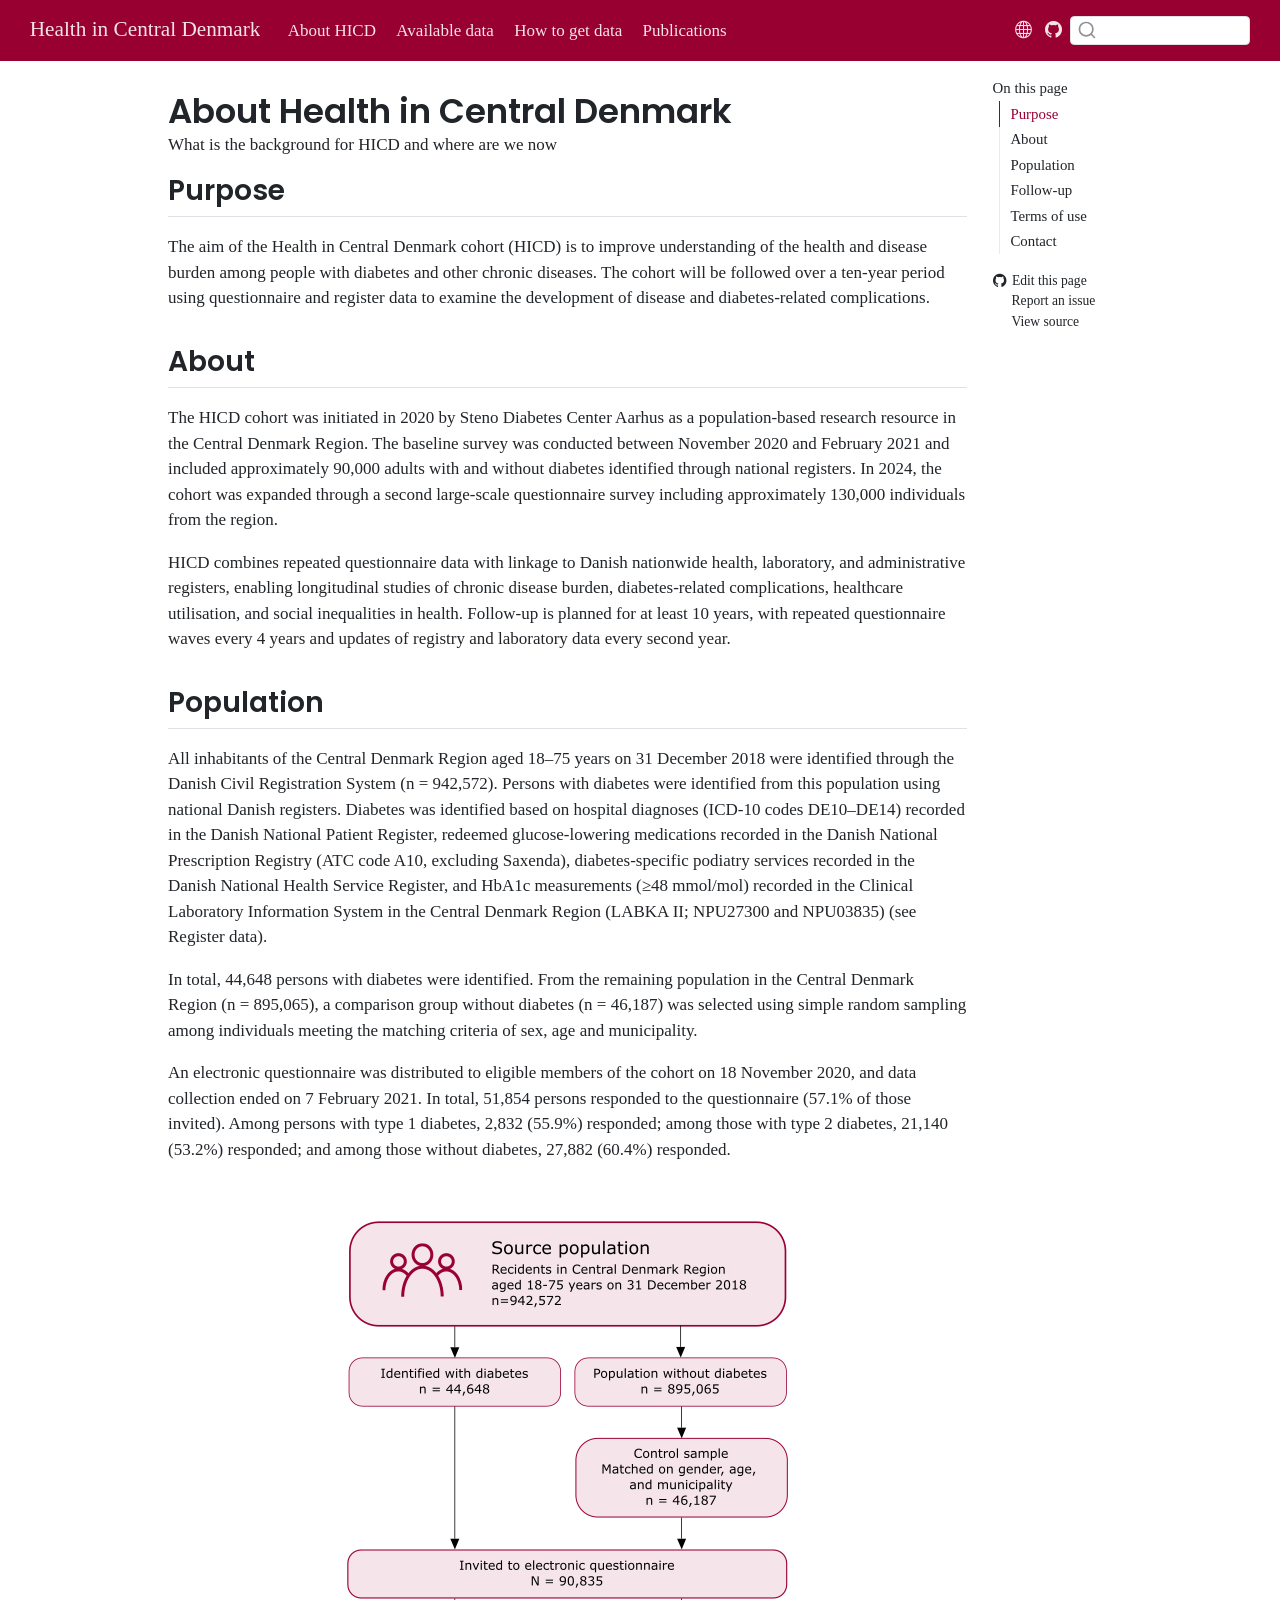
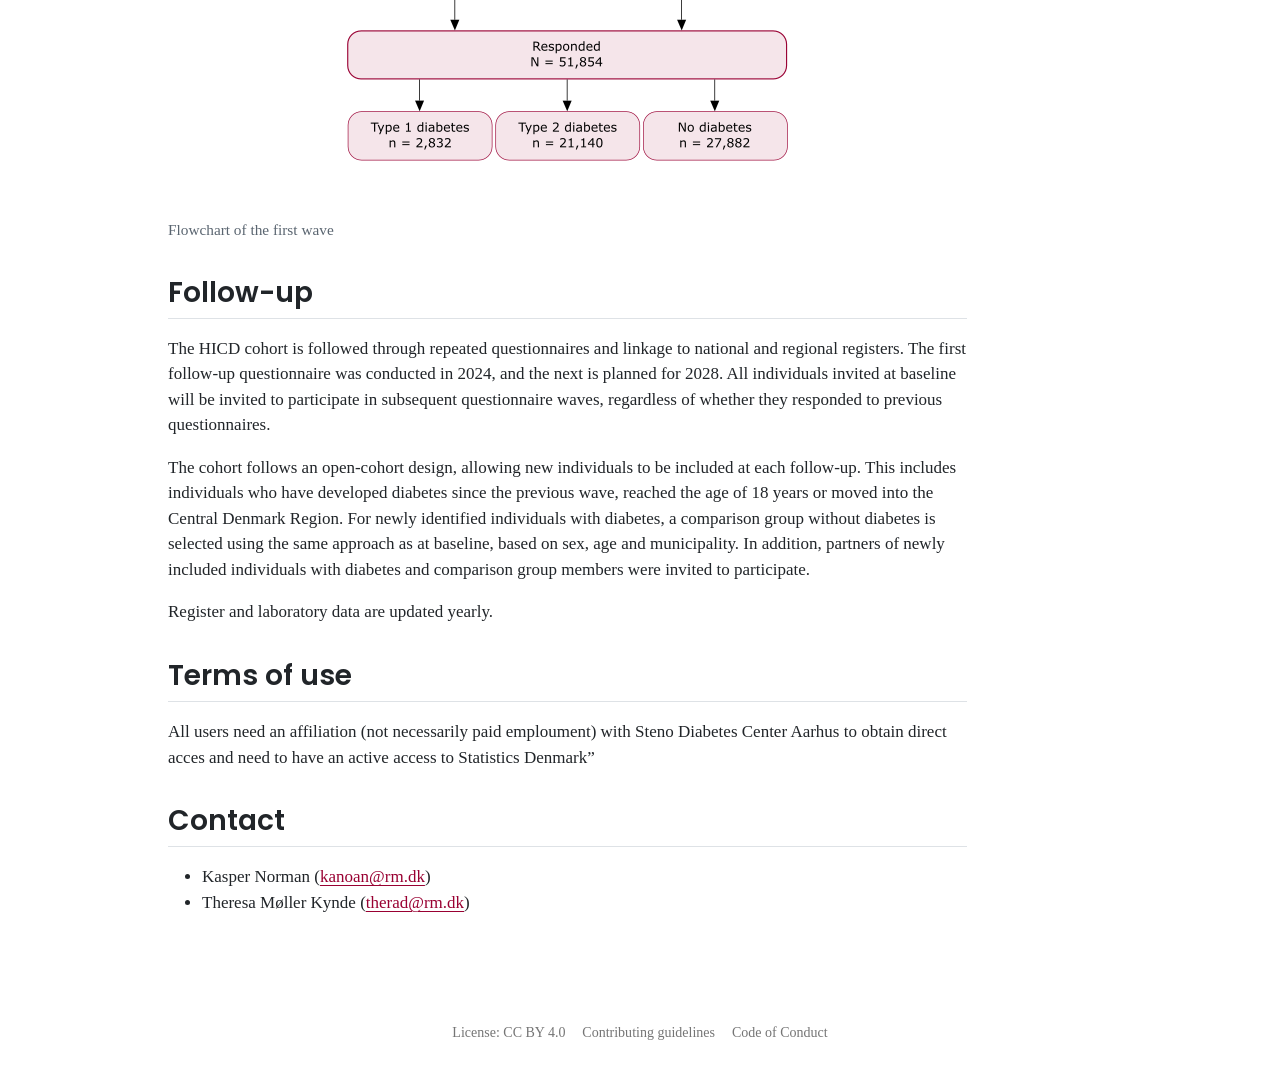
<file: hicd/index.html>
<!DOCTYPE html>
<html xmlns="http://www.w3.org/1999/xhtml" lang="en" xml:lang="en"><head>

<meta charset="utf-8">
<meta name="generator" content="quarto-1.11.9">

<meta name="viewport" content="width=device-width, initial-scale=1.0, user-scalable=yes">

<meta name="description" content="What is the background for HICD and where are we now">

<title>About Health in Central Denmark – Health in Central Denmark</title>
<style>
/* Default styles provided by pandoc.
** See https://pandoc.org/MANUAL.html#variables-for-html for config info.
*/
span.smallcaps{font-variant: small-caps;}
div.columns{display: flex; gap: 1.5em;}
div.column{flex: auto;}
@media screen {
div.columns{gap: min(4vw, 1.5em);}
div.column{overflow-x: auto;}
}
div.hanging-indent{margin-left: 1.5em; text-indent: -1.5em;}
ul.task-list{list-style: none;}
ul.task-list li input[type="checkbox"] {
  width: 0.8em;
  margin: 0 0.8em 0.2em -1em; /* quarto-specific, see https://github.com/quarto-dev/quarto-cli/issues/4556 */ 
  vertical-align: middle;
}
</style>


<script src="../site_libs/quarto-nav/quarto-nav.js"></script>
<script src="../site_libs/clipboard/clipboard.min.js"></script>
<script src="../site_libs/quarto-search/autocomplete.umd.js"></script>
<script src="../site_libs/quarto-search/fuse.min.js"></script>
<script src="../site_libs/quarto-search/quarto-search.js"></script>
<meta name="quarto:offset" content="../">
<script src="../site_libs/quarto-html/quarto.js" type="module"></script>
<script src="../site_libs/quarto-html/tabsets/tabsets.js" type="module"></script>
<script src="../site_libs/quarto-html/scrollable-regions/scrollable-regions.js" type="module"></script>
<script src="../site_libs/quarto-html/popper.min.js"></script>
<script src="../site_libs/quarto-html/tippy.umd.min.js"></script>
<script src="../site_libs/quarto-html/anchor.min.js"></script>
<link href="../site_libs/quarto-html/tippy.css" rel="stylesheet">
<link href="../site_libs/quarto-html/quarto-syntax-highlighting-1f42ef86e7bbcd4ef0935f55bd85d622.css" rel="stylesheet" class="quarto-color-scheme" id="quarto-text-highlighting-styles">
<link href="../site_libs/quarto-html/quarto-syntax-highlighting-dark-b2c10e9313c6d05287a68e7950ff1397.css" rel="stylesheet" class="quarto-color-scheme quarto-color-alternate" id="quarto-text-highlighting-styles">
<link href="../site_libs/quarto-html/quarto-syntax-highlighting-1f42ef86e7bbcd4ef0935f55bd85d622.css" rel="stylesheet" class="quarto-color-scheme-extra" id="quarto-text-highlighting-styles">
<script src="../site_libs/bootstrap/bootstrap.min.js"></script>
<link href="../site_libs/bootstrap/bootstrap-icons.css" rel="stylesheet">
<link href="../site_libs/bootstrap/bootstrap-184272e92f3e2d58ed2564d3eb7c2aad.min.css" rel="stylesheet" append-hash="true" class="quarto-color-scheme" id="quarto-bootstrap" data-mode="light">
<link href="../site_libs/bootstrap/bootstrap-dark-44209e06a4f44c1ae44acd4ccb9f944a.min.css" rel="stylesheet" append-hash="true" class="quarto-color-scheme quarto-color-alternate" id="quarto-bootstrap" data-mode="light">
<link href="../site_libs/bootstrap/bootstrap-184272e92f3e2d58ed2564d3eb7c2aad.min.css" rel="stylesheet" append-hash="true" class="quarto-color-scheme-extra" id="quarto-bootstrap" data-mode="light">
<script id="quarto-search-options" type="application/json">{
  "location": "navbar",
  "copy-button": false,
  "collapse-after": 3,
  "panel-placement": "end",
  "type": "textbox",
  "limit": 50,
  "keyboard-shortcut": [
    "f",
    "/",
    "s"
  ],
  "language": {
    "search-no-results-text": "No results",
    "search-matching-documents-text": "matching documents",
    "search-copy-link-title": "Copy link to search",
    "search-hide-matches-text": "Hide additional matches",
    "search-more-match-text": "more match in this document",
    "search-more-matches-text": "more matches in this document",
    "search-clear-button-title": "Clear",
    "search-text-placeholder": "",
    "search-detached-cancel-button-title": "Cancel",
    "search-submit-button-title": "Submit",
    "search-label": "Search"
  }
}</script>


</head>

<body class="nav-fixed quarto-light"><a id="quarto-skip-link" class="visually-hidden-focusable" href="#quarto-document-content">Skip to main content</a>

<div id="quarto-search-results"></div>
  <header id="quarto-header" class="headroom fixed-top">
    <nav class="navbar navbar-expand-lg " data-bs-theme="dark" aria-label="Site">
      <div class="navbar-container container-fluid">
      <div class="navbar-brand-container mx-auto">
    <a class="navbar-brand" href="../index.html">
    <span class="navbar-title">Health in Central Denmark</span>
    </a>
  </div>
          <button class="navbar-toggler" type="button" data-bs-toggle="collapse" data-bs-target="#navbarCollapse" aria-controls="navbarCollapse" aria-expanded="false" aria-label="Toggle navigation" onclick="if (window.quartoToggleHeadroom) { window.quartoToggleHeadroom(); }">
  <span class="navbar-toggler-icon"></span>
</button>
          <div class="collapse navbar-collapse" id="navbarCollapse">
            <ul class="navbar-nav navbar-nav-scroll me-auto">
  <li class="nav-item">
    <a class="nav-link active" href="../hicd/index.html" aria-current="page"> 
<span class="menu-text">About HICD</span></a>
  </li>  
  <li class="nav-item">
    <a class="nav-link" href="../available-data/index.html"> 
<span class="menu-text">Available data</span></a>
  </li>  
  <li class="nav-item">
    <a class="nav-link" href="../how-to-get-data/index.html"> 
<span class="menu-text">How to get data</span></a>
  </li>  
  <li class="nav-item">
    <a class="nav-link" href="../publications/index.html"> 
<span class="menu-text">Publications</span></a>
  </li>  
</ul>
          </div> <!-- /navcollapse -->
            <div class="quarto-navbar-tools">
    <a href="https://steno-aarhus.github.io" title="" class="quarto-navigation-tool px-1" aria-label="Globe icon: Link to the Steno Aarhus GitHub landing webpage for all other Steno Aarhus projects"><i class="bi bi-globe"></i></a>
    <a href="https://github.com/steno-aarhus/hicd" title="" class="quarto-navigation-tool px-1" aria-label="GitHub icon: Link to SDCA GitHub organization page"><i class="bi bi-github"></i></a>
</div>
            <div id="quarto-search" class="" title="Search"></div>
      </div> <!-- /container-fluid -->
    </nav>
</header>
<!-- content -->
<div id="quarto-content" class="quarto-container page-columns page-rows-contents page-layout-article page-navbar">
<!-- sidebar -->
<!-- margin-sidebar -->
    <div id="quarto-margin-sidebar" class="sidebar margin-sidebar">
        <nav id="TOC" role="doc-toc" aria-labelledby="toc-title" class="toc-active">
    <h2 id="toc-title">On this page</h2>
   
  <ul>
  <li><a href="#purpose" id="toc-purpose" class="nav-link active" data-scroll-target="#purpose">Purpose</a></li>
  <li><a href="#about" id="toc-about" class="nav-link" data-scroll-target="#about">About</a></li>
  <li><a href="#population" id="toc-population" class="nav-link" data-scroll-target="#population">Population</a></li>
  <li><a href="#follow-up" id="toc-follow-up" class="nav-link" data-scroll-target="#follow-up">Follow-up</a></li>
  <li><a href="#terms-of-use" id="toc-terms-of-use" class="nav-link" data-scroll-target="#terms-of-use">Terms of use</a></li>
  <li><a href="#contact" id="toc-contact" class="nav-link" data-scroll-target="#contact">Contact</a></li>
  </ul>
<div class="toc-actions"><ul><li><a href="https://github.com/steno-aarhus/hicd/edit/main/hicd/index.qmd" class="toc-action"><i class="bi bi-github"></i>Edit this page</a></li><li><a href="https://github.com/steno-aarhus/hicd/issues/new" class="toc-action"><i class="bi empty"></i>Report an issue</a></li><li><a href="https://github.com/steno-aarhus/hicd/blob/main/hicd/index.qmd" class="toc-action"><i class="bi empty"></i>View source</a></li></ul></div></nav>
    </div>
<!-- main -->
<main class="content" id="quarto-document-content" tabindex="-1">

<header id="title-block-header" class="quarto-title-block default">
<div class="quarto-title">
<h1 class="title">About Health in Central Denmark</h1>
</div>

<div>
  <div class="description">
    What is the background for HICD and where are we now
  </div>
</div>


<div class="quarto-title-meta">

    
  
    
  </div>
  


</header>


<section id="purpose" class="level2">
<h2 class="anchored" data-anchor-id="purpose">Purpose</h2>
<p>The aim of the Health in Central Denmark cohort (HICD) is to improve understanding of the health and disease burden among people with diabetes and other chronic diseases. The cohort will be followed over a ten-year period using questionnaire and register data to examine the development of disease and diabetes-related complications.</p>
</section>
<section id="about" class="level2">
<h2 class="anchored" data-anchor-id="about">About</h2>
<p>The HICD cohort was initiated in 2020 by Steno Diabetes Center Aarhus as a population-based research resource in the Central Denmark Region. The baseline survey was conducted between November 2020 and February 2021 and included approximately 90,000 adults with and without diabetes identified through national registers. In 2024, the cohort was expanded through a second large-scale questionnaire survey including approximately 130,000 individuals from the region.</p>
<p>HICD combines repeated questionnaire data with linkage to Danish nationwide health, laboratory, and administrative registers, enabling longitudinal studies of chronic disease burden, diabetes-related complications, healthcare utilisation, and social inequalities in health. Follow-up is planned for at least 10 years, with repeated questionnaire waves every 4 years and updates of registry and laboratory data every second year.</p>
</section>
<section id="population" class="level2">
<h2 class="anchored" data-anchor-id="population">Population</h2>
<p>All inhabitants of the Central Denmark Region aged 18–75 years on 31 December 2018 were identified through the Danish Civil Registration System (n = 942,572). Persons with diabetes were identified from this population using national Danish registers. Diabetes was identified based on hospital diagnoses (ICD-10 codes DE10–DE14) recorded in the Danish National Patient Register, redeemed glucose-lowering medications recorded in the Danish National Prescription Registry (ATC code A10, excluding Saxenda), diabetes-specific podiatry services recorded in the Danish National Health Service Register, and HbA1c measurements (≥48 mmol/mol) recorded in the Clinical Laboratory Information System in the Central Denmark Region (LABKA II; NPU27300 and NPU03835) (see Register data).</p>
<p>In total, 44,648 persons with diabetes were identified. From the remaining population in the Central Denmark Region (n = 895,065), a comparison group without diabetes (n = 46,187) was selected using simple random sampling among individuals meeting the matching criteria of sex, age and municipality.</p>
<p>An electronic questionnaire was distributed to eligible members of the cohort on 18 November 2020, and data collection ended on 7 February 2021. In total, 51,854 persons responded to the questionnaire (57.1% of those invited). Among persons with type 1 diabetes, 2,832 (55.9%) responded; among those with type 2 diabetes, 21,140 (53.2%) responded; and among those without diabetes, 27,882 (60.4%) responded.</p>
<div class="quarto-figure quarto-figure-center">
<figure class="figure">
<p><img src="../images/flowchart_baseline_hicd.png" class="img-fluid figure-img"></p>
<figcaption>Flowchart of the first wave</figcaption>
</figure>
</div>
</section>
<section id="follow-up" class="level2">
<h2 class="anchored" data-anchor-id="follow-up">Follow-up</h2>
<p>The HICD cohort is followed through repeated questionnaires and linkage to national and regional registers. The first follow-up questionnaire was conducted in 2024, and the next is planned for 2028. All individuals invited at baseline will be invited to participate in subsequent questionnaire waves, regardless of whether they responded to previous questionnaires.</p>
<p>The cohort follows an open-cohort design, allowing new individuals to be included at each follow-up. This includes individuals who have developed diabetes since the previous wave, reached the age of 18 years or moved into the Central Denmark Region. For newly identified individuals with diabetes, a comparison group without diabetes is selected using the same approach as at baseline, based on sex, age and municipality. In addition, partners of newly included individuals with diabetes and comparison group members were invited to participate.</p>
<p>Register and laboratory data are updated yearly.</p>
</section>
<section id="terms-of-use" class="level2">
<h2 class="anchored" data-anchor-id="terms-of-use">Terms of use</h2>
<p>All users need an affiliation (not necessarily paid emploument) with Steno Diabetes Center Aarhus to obtain direct acces and need to have an active access to Statistics Denmark”</p>
</section>
<section id="contact" class="level2">
<h2 class="anchored" data-anchor-id="contact">Contact</h2>
<ul>
<li>Kasper Norman (<a href="mailto:kanoan@rm.dk">kanoan@rm.dk</a>)</li>
<li>Theresa Møller Kynde (<a href="mailto:therad@rm.dk">therad@rm.dk</a>)</li>
</ul>


</section>

</main> <!-- /main -->
<script id="quarto-html-after-body" type="application/javascript">
  window.document.addEventListener("DOMContentLoaded", function (event) {
    const icon = "";
    const anchorJS = new window.AnchorJS();
    anchorJS.options = {
      placement: 'right',
      icon: icon
    };
    anchorJS.add('.anchored');
    const isCodeAnnotation = (el) => {
      for (const clz of el.classList) {
        if (clz.startsWith('code-annotation-')) {                     
          return true;
        }
      }
      return false;
    }
    const onCopySuccess = function(e) {
      // button target
      const button = e.trigger;
      // don't keep focus
      button.blur();
      // flash "checked"
      button.classList.add('code-copy-button-checked');
      var currentTitle = button.getAttribute("title");
      button.setAttribute("title", "Copied!");
      let tooltip;
      if (window.bootstrap) {
        button.setAttribute("data-bs-toggle", "tooltip");
        button.setAttribute("data-bs-placement", "left");
        button.setAttribute("data-bs-title", "Copied!");
        tooltip = new bootstrap.Tooltip(button, 
          { trigger: "manual", 
            customClass: "code-copy-button-tooltip",
            offset: [0, -8]});
        tooltip.show();    
      }
      setTimeout(function() {
        if (tooltip) {
          tooltip.hide();
          button.removeAttribute("data-bs-title");
          button.removeAttribute("data-bs-toggle");
          button.removeAttribute("data-bs-placement");
        }
        button.setAttribute("title", currentTitle);
        button.classList.remove('code-copy-button-checked');
      }, 1000);
      // clear code selection
      e.clearSelection();
    }
    const getTextToCopy = function(trigger) {
      const outerScaffold = trigger.parentElement.cloneNode(true);
      const codeEl = outerScaffold.querySelector('code');
      for (const childEl of codeEl.children) {
        if (isCodeAnnotation(childEl)) {
          childEl.remove();
        }
      }
      return codeEl.innerText;
    }
    const clipboard = new window.ClipboardJS('.code-copy-button:not([data-in-quarto-modal])', {
      text: getTextToCopy
    });
    clipboard.on('success', onCopySuccess);
    if (window.document.getElementById('quarto-embedded-source-code-modal')) {
      const clipboardModal = new window.ClipboardJS('.code-copy-button[data-in-quarto-modal]', {
        text: getTextToCopy,
        container: window.document.getElementById('quarto-embedded-source-code-modal')
      });
      clipboardModal.on('success', onCopySuccess);
    }
      var localhostRegex = new RegExp(/^(?:http|https):\/\/localhost\:?[0-9]*\//);
      var mailtoRegex = new RegExp(/^mailto:/);
        var filterRegex = new RegExp("https:\/\/steno-aarhus\.github\.io\/hicd\/");
      var isInternal = (href) => {
          return filterRegex.test(href) || localhostRegex.test(href) || mailtoRegex.test(href);
      }
      // Inspect non-navigation links and adorn them if external
      window.quartoDecorateExternalLinks = function (root) {
     var links = (root || window.document).querySelectorAll('a[href]:not(.nav-link):not(.navbar-brand):not(.toc-action):not(.sidebar-link):not(.sidebar-item-toggle):not(.pagination-link):not(.no-external):not([aria-hidden]):not(.dropdown-item):not(.quarto-navigation-tool):not(.about-link)');
      for (var i=0; i<links.length; i++) {
        const link = links[i];
        if (!isInternal(link.href)) {
          // undo the damage that might have been done by quarto-nav.js in the case of
          // links that we want to consider external
          if (link.dataset.originalHref !== undefined) {
            link.href = link.dataset.originalHref;
          }
          if (!link.classList.contains('no-external-icon')) {
          }
        }
      }
      };
      window.quartoDecorateExternalLinks(window.document);
    // Esc closes the popup (WCAG 1.4.13) and focus leaving both trigger and
    // popup closes it (WCAG 2.4.11); tippy handles neither for interactive popups.
    const hideOnEscAndFocusOut = {
      name: 'hideOnEscAndFocusOut',
      defaultValue: true,
      fn(instance) {
        const dismiss = () => {
          // A show scheduled by the trigger delay would otherwise reopen it
          instance.clearDelayTimeouts();
          instance.hide();
        };
        const onKeyDown = (event) => {
          if (event.key !== 'Escape') {
            return;
          }
          // Keep Esc from also reaching page handlers (e.g. reveal.js overview),
          // except an open reveal.js slide menu, which Esc should close too.
          // The menu handles keys only when its keyboard option is on.
          const menuHandlesEsc = window.Reveal?.getPlugin?.('menu')?.isOpen() &&
            window.Reveal.getConfig().menu?.keyboard !== false;
          if (!menuHandlesEsc) {
            event.stopPropagation();
          }
          if (instance.popper.contains(window.document.activeElement)) {
            // Disabled while refocusing so the focus trigger does not reopen it
            instance.disable();
            instance.reference.focus();
            instance.enable();
          }
          dismiss();
        };
        const onFocusOut = (event) => {
          const target = event.relatedTarget;
          if (target && !instance.reference.contains(target) &&
              !instance.popper.contains(target)) {
            dismiss();
          }
        };
        // On the trigger too: a click trigger (code-annotations: select) has no
        // blur handling. Attached for the instance's lifetime so leaving the
        // trigger also cancels a show still pending on the trigger delay.
        instance.reference.addEventListener('focusout', onFocusOut);
        return {
          onShow() {
            window.document.addEventListener('keydown', onKeyDown, true);
            instance.popper.addEventListener('focusout', onFocusOut);
          },
          onHide() {
            window.document.removeEventListener('keydown', onKeyDown, true);
            instance.popper.removeEventListener('focusout', onFocusOut);
          },
          onDestroy() {
            instance.reference.removeEventListener('focusout', onFocusOut);
          },
        };
      },
    };
    function tippyHover(el, contentFn, onTriggerFn, onUntriggerFn) {
      const config = {
        allowHTML: true,
        maxWidth: 500,
        delay: 100,
        arrow: false,
        appendTo: function(el) {
            return el.parentElement;
        },
        interactive: true,
        interactiveBorder: 10,
        theme: 'quarto',
        placement: 'bottom-start',
        plugins: [hideOnEscAndFocusOut],
      };
      if (contentFn) {
        config.content = contentFn;
      }
      if (onTriggerFn) {
        config.onTrigger = onTriggerFn;
      }
      if (onUntriggerFn) {
        config.onUntrigger = onUntriggerFn;
      }
      window.tippy(el, config); 
    }
    const noterefs = window.document.querySelectorAll('a[role="doc-noteref"]');
    for (var i=0; i<noterefs.length; i++) {
      const ref = noterefs[i];
      tippyHover(ref, function() {
        // use id or data attribute instead here
        let href = ref.getAttribute('data-footnote-href') || ref.getAttribute('href');
        try { href = new URL(href).hash; } catch {}
        const id = href.replace(/^#\/?/, "");
        const note = window.document.getElementById(id);
        if (note) {
          return note.innerHTML;
        } else {
          return "";
        }
      });
    }
    const xrefs = window.document.querySelectorAll('a.quarto-xref');
    const processXRef = (id, note) => {
      // Strip column container classes
      const stripColumnClz = (el) => {
        el.classList.remove("page-full", "page-columns");
        if (el.children) {
          for (const child of el.children) {
            stripColumnClz(child);
          }
        }
      }
      stripColumnClz(note)
      if (id === null || id.startsWith('sec-')) {
        // Special case sections, only their first couple elements
        const container = document.createElement("div");
        if (note.children && note.children.length > 2) {
          container.appendChild(note.children[0].cloneNode(true));
          for (let i = 1; i < note.children.length; i++) {
            const child = note.children[i];
            if (child.tagName === "P" && child.innerText === "") {
              continue;
            } else {
              container.appendChild(child.cloneNode(true));
              break;
            }
          }
          if (window.Quarto?.typesetMath) {
            window.Quarto.typesetMath(container);
          }
          return container.innerHTML
        } else {
          if (window.Quarto?.typesetMath) {
            window.Quarto.typesetMath(note);
          }
          return note.innerHTML;
        }
      } else {
        // Remove any anchor links if they are present
        const anchorLink = note.querySelector('a.anchorjs-link');
        if (anchorLink) {
          anchorLink.remove();
        }
        if (window.Quarto?.typesetMath) {
          window.Quarto.typesetMath(note);
        }
        if (note.classList.contains("callout")) {
          return note.outerHTML;
        } else {
          return note.innerHTML;
        }
      }
    }
    for (var i=0; i<xrefs.length; i++) {
      const xref = xrefs[i];
      tippyHover(xref, undefined, function(instance) {
        instance.disable();
        let url = xref.getAttribute('href');
        let hash = undefined; 
        if (url.startsWith('#')) {
          hash = url;
        } else {
          try { hash = new URL(url).hash; } catch {}
        }
        if (hash) {
          const id = hash.replace(/^#\/?/, "");
          const note = window.document.getElementById(id);
          if (note !== null) {
            try {
              const html = processXRef(id, note.cloneNode(true));
              instance.setContent(html);
            } finally {
              instance.enable();
              instance.show();
            }
          } else {
            // See if we can fetch this
            fetch(url.split('#')[0])
            .then(res => res.text())
            .then(html => {
              const parser = new DOMParser();
              const htmlDoc = parser.parseFromString(html, "text/html");
              const note = htmlDoc.getElementById(id);
              if (note !== null) {
                const html = processXRef(id, note);
                instance.setContent(html);
              } 
            }).finally(() => {
              instance.enable();
              instance.show();
            });
          }
        } else {
          // See if we can fetch a full url (with no hash to target)
          // This is a special case and we should probably do some content thinning / targeting
          fetch(url)
          .then(res => res.text())
          .then(html => {
            const parser = new DOMParser();
            const htmlDoc = parser.parseFromString(html, "text/html");
            const note = htmlDoc.querySelector('main.content');
            if (note !== null) {
              // This should only happen for chapter cross references
              // (since there is no id in the URL)
              // remove the first header
              if (note.children.length > 0 && note.children[0].tagName === "HEADER") {
                note.children[0].remove();
              }
              const html = processXRef(null, note);
              instance.setContent(html);
            } 
          }).finally(() => {
            instance.enable();
            instance.show();
          });
        }
      }, function(instance) {
      });
    }
        let selectedAnnoteEl;
        const selectorForAnnotation = ( cell, annotation) => {
          let cellAttr = 'data-code-cell="' + cell + '"';
          let lineAttr = 'data-code-annotation="' +  annotation + '"';
          const selector = 'span[' + cellAttr + '][' + lineAttr + ']';
          return selector;
        }
        const selectCodeLines = (annoteEl) => {
          const doc = window.document;
          const targetCell = annoteEl.getAttribute("data-target-cell");
          const targetAnnotation = annoteEl.getAttribute("data-target-annotation");
          const annoteSpan = window.document.querySelector(selectorForAnnotation(targetCell, targetAnnotation));
          const lines = annoteSpan.getAttribute("data-code-lines").split(",");
          const lineIds = lines.map((line) => {
            return targetCell + "-" + line;
          })
          // Each band is positioned against its own containing block, which is
          // not the offsetParent of the lines, so place it from client rects.
          const placeBand = (band, firstEl, lastEl, codeBlock) => {
            const container = band.offsetParent;
            if (container === null) {
              return;
            }
            const containerRect = container.getBoundingClientRect();
            // Reveal.js scales slides with a transform, so convert client
            // pixels back to the CSS pixels of the container.
            const scale = containerRect.height / container.offsetHeight || 1;
            const firstRect = firstEl.getBoundingClientRect();
            const lastRect = lastEl.getBoundingClientRect();
            const top = (firstRect.top - containerRect.top) / scale - container.clientTop + container.scrollTop;
            const height = (lastRect.bottom - firstRect.top) / scale;
            band.style.top = top - 2 + "px";
            band.style.height = height + 4 + "px";
            if (codeBlock) {
              // Without the copy button wrapper, the containing block is wider
              // than the code block, so span the code block explicitly.
              const blockRect = codeBlock.getBoundingClientRect();
              band.style.left = (blockRect.left - containerRect.left) / scale - container.clientLeft + container.scrollLeft + "px";
              band.style.width = blockRect.width / scale + "px";
            }
          };
          if (lineIds.length > 0) {
            const el = window.document.getElementById(lineIds[0]);
            const lastEl = window.document.getElementById(lineIds[lineIds.length - 1]);
            const parent = el.parentElement.parentElement;
            // cook up a div (if necessary) and position it
            let div = window.document.getElementById("code-annotation-line-highlight");
            if (div === null) {
              div = window.document.createElement("div");
              div.setAttribute("id", "code-annotation-line-highlight");
              div.style.position = 'absolute';
              parent.appendChild(div);
            }
            placeBand(div, el, lastEl, parent.closest("div.sourceCode") || parent);
            let gutterDiv = window.document.getElementById("code-annotation-line-highlight-gutter");
            if (gutterDiv === null) {
              gutterDiv = window.document.createElement("div");
              gutterDiv.setAttribute("id", "code-annotation-line-highlight-gutter");
              gutterDiv.style.position = 'absolute';
              const codeCell = window.document.getElementById(targetCell);
              const gutter = codeCell.querySelector('.code-annotation-gutter');
              gutter.appendChild(gutterDiv);
            }
            placeBand(gutterDiv, el, lastEl);
            selectedAnnoteEl = annoteEl;
          }
        };
        const unselectCodeLines = () => {
          const elementsIds = ["code-annotation-line-highlight", "code-annotation-line-highlight-gutter"];
          elementsIds.forEach((elId) => {
            const div = window.document.getElementById(elId);
            if (div) {
              div.remove();
            }
          });
          selectedAnnoteEl = undefined;
        };
          // Handle positioning of the toggle
      window.addEventListener(
        "resize",
        throttle(() => {
          elRect = undefined;
          if (selectedAnnoteEl) {
            selectCodeLines(selectedAnnoteEl);
          }
        }, 10)
      );
      function throttle(fn, ms) {
      let throttle = false;
      let timer;
        return (...args) => {
          if(!throttle) { // first call gets through
              fn.apply(this, args);
              throttle = true;
          } else { // all the others get throttled
              if(timer) clearTimeout(timer); // cancel #2
              timer = setTimeout(() => {
                fn.apply(this, args);
                timer = throttle = false;
              }, ms);
          }
        };
      }
        // Attach click handler to the DT
        const annoteDls = window.document.querySelectorAll('dt[data-target-cell]');
        for (const annoteDlNode of annoteDls) {
          annoteDlNode.addEventListener('click', (event) => {
            const clickedEl = event.target;
            if (clickedEl !== selectedAnnoteEl) {
              unselectCodeLines();
              const activeEl = window.document.querySelector('dt[data-target-cell].code-annotation-active');
              if (activeEl) {
                activeEl.classList.remove('code-annotation-active');
              }
              selectCodeLines(clickedEl);
              clickedEl.classList.add('code-annotation-active');
            } else {
              // Unselect the line
              unselectCodeLines();
              clickedEl.classList.remove('code-annotation-active');
            }
          });
        }
    const findCites = (el) => {
      const parentEl = el.parentElement;
      if (parentEl) {
        const cites = parentEl.dataset.cites;
        if (cites) {
          return {
            el,
            cites: cites.split(' ')
          };
        } else {
          return findCites(el.parentElement)
        }
      } else {
        return undefined;
      }
    };
    var bibliorefs = window.document.querySelectorAll('a[role="doc-biblioref"]');
    for (var i=0; i<bibliorefs.length; i++) {
      const ref = bibliorefs[i];
      const citeInfo = findCites(ref);
      if (citeInfo) {
        tippyHover(citeInfo.el, function() {
          var popup = window.document.createElement('div');
          citeInfo.cites.forEach(function(cite) {
            var citeDiv = window.document.createElement('div');
            citeDiv.classList.add('hanging-indent');
            citeDiv.classList.add('csl-entry');
            var biblioDiv = window.document.getElementById('ref-' + cite);
            if (biblioDiv) {
              citeDiv.innerHTML = biblioDiv.innerHTML;
            }
            popup.appendChild(citeDiv);
          });
          return popup.innerHTML;
        });
      }
    }
  });
  </script>
  <script type="application/javascript">
  window.quartoScrollableRegionsLabels = {"code":"Scrollable code","output":"Scrollable output"};
  </script>
</div> <!-- /content -->
<footer class="footer">
  <div class="nav-footer">
    <div class="nav-footer-left">
      &nbsp;
    </div>   
    <div class="nav-footer-center">
      <ul class="footer-items list-unstyled">
    <li class="nav-item">
    <a class="nav-link" href="https://creativecommons.org/licenses/by/4.0/">
<p>License: CC BY 4.0</p>
</a>
  </li>  
    <li class="nav-item">
    <a class="nav-link" href="https://steno-aarhus.github.io/research/CONTRIBUTING.html">
<p>Contributing guidelines</p>
</a>
  </li>  
    <li class="nav-item">
    <a class="nav-link" href="https://steno-aarhus.github.io/research/CODE_OF_CONDUCT.html">
<p>Code of Conduct</p>
</a>
  </li>  
</ul>
    <div class="toc-actions d-sm-block d-md-none"><ul><li><a href="https://github.com/steno-aarhus/hicd/edit/main/hicd/index.qmd" class="toc-action"><i class="bi bi-github"></i>Edit this page</a></li><li><a href="https://github.com/steno-aarhus/hicd/issues/new" class="toc-action"><i class="bi empty"></i>Report an issue</a></li><li><a href="https://github.com/steno-aarhus/hicd/blob/main/hicd/index.qmd" class="toc-action"><i class="bi empty"></i>View source</a></li></ul></div></div>
    <div class="nav-footer-right">
      &nbsp;
    </div>
  </div>
</footer>




</body></html>
</file>
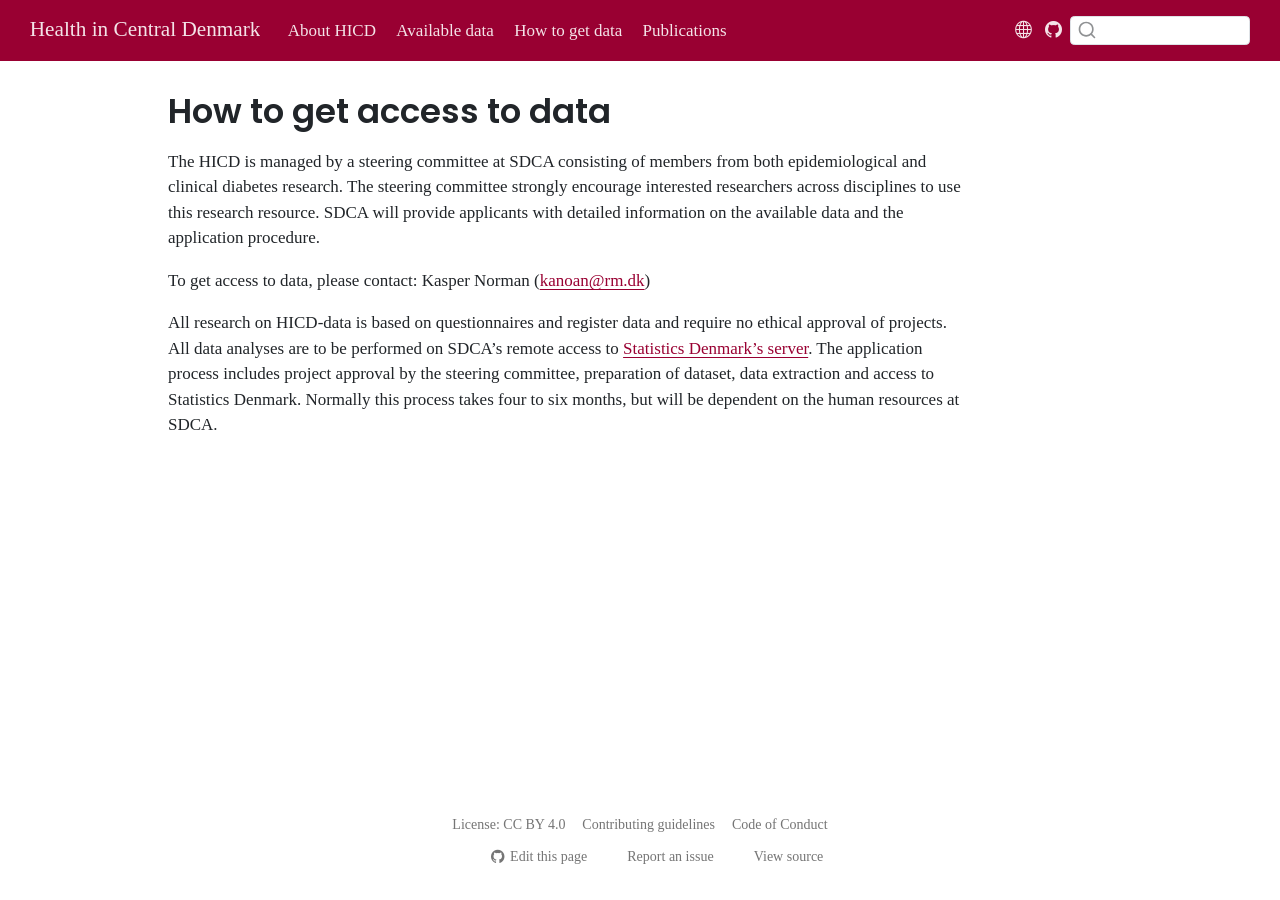
<file: how-to-get-data/index.html>
<!DOCTYPE html>
<html xmlns="http://www.w3.org/1999/xhtml" lang="en" xml:lang="en"><head>

<meta charset="utf-8">
<meta name="generator" content="quarto-1.11.9">

<meta name="viewport" content="width=device-width, initial-scale=1.0, user-scalable=yes">


<title>How to get access to data – Health in Central Denmark</title>
<style>
/* Default styles provided by pandoc.
** See https://pandoc.org/MANUAL.html#variables-for-html for config info.
*/
span.smallcaps{font-variant: small-caps;}
div.columns{display: flex; gap: 1.5em;}
div.column{flex: auto;}
@media screen {
div.columns{gap: min(4vw, 1.5em);}
div.column{overflow-x: auto;}
}
div.hanging-indent{margin-left: 1.5em; text-indent: -1.5em;}
ul.task-list{list-style: none;}
ul.task-list li input[type="checkbox"] {
  width: 0.8em;
  margin: 0 0.8em 0.2em -1em; /* quarto-specific, see https://github.com/quarto-dev/quarto-cli/issues/4556 */ 
  vertical-align: middle;
}
</style>


<script src="../site_libs/quarto-nav/quarto-nav.js"></script>
<script src="../site_libs/clipboard/clipboard.min.js"></script>
<script src="../site_libs/quarto-search/autocomplete.umd.js"></script>
<script src="../site_libs/quarto-search/fuse.min.js"></script>
<script src="../site_libs/quarto-search/quarto-search.js"></script>
<meta name="quarto:offset" content="../">
<script src="../site_libs/quarto-html/quarto.js" type="module"></script>
<script src="../site_libs/quarto-html/tabsets/tabsets.js" type="module"></script>
<script src="../site_libs/quarto-html/scrollable-regions/scrollable-regions.js" type="module"></script>
<script src="../site_libs/quarto-html/popper.min.js"></script>
<script src="../site_libs/quarto-html/tippy.umd.min.js"></script>
<script src="../site_libs/quarto-html/anchor.min.js"></script>
<link href="../site_libs/quarto-html/tippy.css" rel="stylesheet">
<link href="../site_libs/quarto-html/quarto-syntax-highlighting-1f42ef86e7bbcd4ef0935f55bd85d622.css" rel="stylesheet" class="quarto-color-scheme" id="quarto-text-highlighting-styles">
<link href="../site_libs/quarto-html/quarto-syntax-highlighting-dark-b2c10e9313c6d05287a68e7950ff1397.css" rel="stylesheet" class="quarto-color-scheme quarto-color-alternate" id="quarto-text-highlighting-styles">
<link href="../site_libs/quarto-html/quarto-syntax-highlighting-1f42ef86e7bbcd4ef0935f55bd85d622.css" rel="stylesheet" class="quarto-color-scheme-extra" id="quarto-text-highlighting-styles">
<script src="../site_libs/bootstrap/bootstrap.min.js"></script>
<link href="../site_libs/bootstrap/bootstrap-icons.css" rel="stylesheet">
<link href="../site_libs/bootstrap/bootstrap-184272e92f3e2d58ed2564d3eb7c2aad.min.css" rel="stylesheet" append-hash="true" class="quarto-color-scheme" id="quarto-bootstrap" data-mode="light">
<link href="../site_libs/bootstrap/bootstrap-dark-44209e06a4f44c1ae44acd4ccb9f944a.min.css" rel="stylesheet" append-hash="true" class="quarto-color-scheme quarto-color-alternate" id="quarto-bootstrap" data-mode="light">
<link href="../site_libs/bootstrap/bootstrap-184272e92f3e2d58ed2564d3eb7c2aad.min.css" rel="stylesheet" append-hash="true" class="quarto-color-scheme-extra" id="quarto-bootstrap" data-mode="light">
<script id="quarto-search-options" type="application/json">{
  "location": "navbar",
  "copy-button": false,
  "collapse-after": 3,
  "panel-placement": "end",
  "type": "textbox",
  "limit": 50,
  "keyboard-shortcut": [
    "f",
    "/",
    "s"
  ],
  "language": {
    "search-no-results-text": "No results",
    "search-matching-documents-text": "matching documents",
    "search-copy-link-title": "Copy link to search",
    "search-hide-matches-text": "Hide additional matches",
    "search-more-match-text": "more match in this document",
    "search-more-matches-text": "more matches in this document",
    "search-clear-button-title": "Clear",
    "search-text-placeholder": "",
    "search-detached-cancel-button-title": "Cancel",
    "search-submit-button-title": "Submit",
    "search-label": "Search"
  }
}</script>


</head>

<body class="nav-fixed quarto-light"><a id="quarto-skip-link" class="visually-hidden-focusable" href="#quarto-document-content">Skip to main content</a>

<div id="quarto-search-results"></div>
  <header id="quarto-header" class="headroom fixed-top">
    <nav class="navbar navbar-expand-lg " data-bs-theme="dark" aria-label="Site">
      <div class="navbar-container container-fluid">
      <div class="navbar-brand-container mx-auto">
    <a class="navbar-brand" href="../index.html">
    <span class="navbar-title">Health in Central Denmark</span>
    </a>
  </div>
          <button class="navbar-toggler" type="button" data-bs-toggle="collapse" data-bs-target="#navbarCollapse" aria-controls="navbarCollapse" aria-expanded="false" aria-label="Toggle navigation" onclick="if (window.quartoToggleHeadroom) { window.quartoToggleHeadroom(); }">
  <span class="navbar-toggler-icon"></span>
</button>
          <div class="collapse navbar-collapse" id="navbarCollapse">
            <ul class="navbar-nav navbar-nav-scroll me-auto">
  <li class="nav-item">
    <a class="nav-link" href="../hicd/index.html"> 
<span class="menu-text">About HICD</span></a>
  </li>  
  <li class="nav-item">
    <a class="nav-link" href="../available-data/index.html"> 
<span class="menu-text">Available data</span></a>
  </li>  
  <li class="nav-item">
    <a class="nav-link active" href="../how-to-get-data/index.html" aria-current="page"> 
<span class="menu-text">How to get data</span></a>
  </li>  
  <li class="nav-item">
    <a class="nav-link" href="../publications/index.html"> 
<span class="menu-text">Publications</span></a>
  </li>  
</ul>
          </div> <!-- /navcollapse -->
            <div class="quarto-navbar-tools">
    <a href="https://steno-aarhus.github.io" title="" class="quarto-navigation-tool px-1" aria-label="Globe icon: Link to the Steno Aarhus GitHub landing webpage for all other Steno Aarhus projects"><i class="bi bi-globe"></i></a>
    <a href="https://github.com/steno-aarhus/hicd" title="" class="quarto-navigation-tool px-1" aria-label="GitHub icon: Link to SDCA GitHub organization page"><i class="bi bi-github"></i></a>
</div>
            <div id="quarto-search" class="" title="Search"></div>
      </div> <!-- /container-fluid -->
    </nav>
</header>
<!-- content -->
<div id="quarto-content" class="quarto-container page-columns page-rows-contents page-layout-article page-navbar">
<!-- sidebar -->
<!-- margin-sidebar -->
    <div id="quarto-margin-sidebar" class="sidebar margin-sidebar zindex-bottom">
        
    </div>
<!-- main -->
<main class="content" id="quarto-document-content" tabindex="-1">

<header id="title-block-header" class="quarto-title-block default">
<div class="quarto-title">
<h1 class="title">How to get access to data</h1>
</div>



<div class="quarto-title-meta">

    
  
    
  </div>
  


</header>


<p>The HICD is managed by a steering committee at SDCA consisting of members from both epidemiological and clinical diabetes research. The steering committee strongly encourage interested researchers across disciplines to use this research resource. SDCA will provide applicants with detailed information on the available data and the application procedure.</p>
<p>To get access to data, please contact: Kasper Norman (<a href="mailto:kanoan@rm.dk">kanoan@rm.dk</a>)</p>
<p>All research on HICD-data is based on questionnaires and register data and require no ethical approval of projects. All data analyses are to be performed on SDCA’s remote access to <a href="https://www.dst.dk/en/TilSalg/Forskningsservice">Statistics Denmark’s server</a>. The application process includes project approval by the steering committee, preparation of dataset, data extraction and access to Statistics Denmark. Normally this process takes four to six months, but will be dependent on the human resources at SDCA.</p>



</main> <!-- /main -->
<script id="quarto-html-after-body" type="application/javascript">
  window.document.addEventListener("DOMContentLoaded", function (event) {
    const icon = "";
    const anchorJS = new window.AnchorJS();
    anchorJS.options = {
      placement: 'right',
      icon: icon
    };
    anchorJS.add('.anchored');
    const isCodeAnnotation = (el) => {
      for (const clz of el.classList) {
        if (clz.startsWith('code-annotation-')) {                     
          return true;
        }
      }
      return false;
    }
    const onCopySuccess = function(e) {
      // button target
      const button = e.trigger;
      // don't keep focus
      button.blur();
      // flash "checked"
      button.classList.add('code-copy-button-checked');
      var currentTitle = button.getAttribute("title");
      button.setAttribute("title", "Copied!");
      let tooltip;
      if (window.bootstrap) {
        button.setAttribute("data-bs-toggle", "tooltip");
        button.setAttribute("data-bs-placement", "left");
        button.setAttribute("data-bs-title", "Copied!");
        tooltip = new bootstrap.Tooltip(button, 
          { trigger: "manual", 
            customClass: "code-copy-button-tooltip",
            offset: [0, -8]});
        tooltip.show();    
      }
      setTimeout(function() {
        if (tooltip) {
          tooltip.hide();
          button.removeAttribute("data-bs-title");
          button.removeAttribute("data-bs-toggle");
          button.removeAttribute("data-bs-placement");
        }
        button.setAttribute("title", currentTitle);
        button.classList.remove('code-copy-button-checked');
      }, 1000);
      // clear code selection
      e.clearSelection();
    }
    const getTextToCopy = function(trigger) {
      const outerScaffold = trigger.parentElement.cloneNode(true);
      const codeEl = outerScaffold.querySelector('code');
      for (const childEl of codeEl.children) {
        if (isCodeAnnotation(childEl)) {
          childEl.remove();
        }
      }
      return codeEl.innerText;
    }
    const clipboard = new window.ClipboardJS('.code-copy-button:not([data-in-quarto-modal])', {
      text: getTextToCopy
    });
    clipboard.on('success', onCopySuccess);
    if (window.document.getElementById('quarto-embedded-source-code-modal')) {
      const clipboardModal = new window.ClipboardJS('.code-copy-button[data-in-quarto-modal]', {
        text: getTextToCopy,
        container: window.document.getElementById('quarto-embedded-source-code-modal')
      });
      clipboardModal.on('success', onCopySuccess);
    }
      var localhostRegex = new RegExp(/^(?:http|https):\/\/localhost\:?[0-9]*\//);
      var mailtoRegex = new RegExp(/^mailto:/);
        var filterRegex = new RegExp("https:\/\/steno-aarhus\.github\.io\/hicd\/");
      var isInternal = (href) => {
          return filterRegex.test(href) || localhostRegex.test(href) || mailtoRegex.test(href);
      }
      // Inspect non-navigation links and adorn them if external
      window.quartoDecorateExternalLinks = function (root) {
     var links = (root || window.document).querySelectorAll('a[href]:not(.nav-link):not(.navbar-brand):not(.toc-action):not(.sidebar-link):not(.sidebar-item-toggle):not(.pagination-link):not(.no-external):not([aria-hidden]):not(.dropdown-item):not(.quarto-navigation-tool):not(.about-link)');
      for (var i=0; i<links.length; i++) {
        const link = links[i];
        if (!isInternal(link.href)) {
          // undo the damage that might have been done by quarto-nav.js in the case of
          // links that we want to consider external
          if (link.dataset.originalHref !== undefined) {
            link.href = link.dataset.originalHref;
          }
          if (!link.classList.contains('no-external-icon')) {
          }
        }
      }
      };
      window.quartoDecorateExternalLinks(window.document);
    // Esc closes the popup (WCAG 1.4.13) and focus leaving both trigger and
    // popup closes it (WCAG 2.4.11); tippy handles neither for interactive popups.
    const hideOnEscAndFocusOut = {
      name: 'hideOnEscAndFocusOut',
      defaultValue: true,
      fn(instance) {
        const dismiss = () => {
          // A show scheduled by the trigger delay would otherwise reopen it
          instance.clearDelayTimeouts();
          instance.hide();
        };
        const onKeyDown = (event) => {
          if (event.key !== 'Escape') {
            return;
          }
          // Keep Esc from also reaching page handlers (e.g. reveal.js overview),
          // except an open reveal.js slide menu, which Esc should close too.
          // The menu handles keys only when its keyboard option is on.
          const menuHandlesEsc = window.Reveal?.getPlugin?.('menu')?.isOpen() &&
            window.Reveal.getConfig().menu?.keyboard !== false;
          if (!menuHandlesEsc) {
            event.stopPropagation();
          }
          if (instance.popper.contains(window.document.activeElement)) {
            // Disabled while refocusing so the focus trigger does not reopen it
            instance.disable();
            instance.reference.focus();
            instance.enable();
          }
          dismiss();
        };
        const onFocusOut = (event) => {
          const target = event.relatedTarget;
          if (target && !instance.reference.contains(target) &&
              !instance.popper.contains(target)) {
            dismiss();
          }
        };
        // On the trigger too: a click trigger (code-annotations: select) has no
        // blur handling. Attached for the instance's lifetime so leaving the
        // trigger also cancels a show still pending on the trigger delay.
        instance.reference.addEventListener('focusout', onFocusOut);
        return {
          onShow() {
            window.document.addEventListener('keydown', onKeyDown, true);
            instance.popper.addEventListener('focusout', onFocusOut);
          },
          onHide() {
            window.document.removeEventListener('keydown', onKeyDown, true);
            instance.popper.removeEventListener('focusout', onFocusOut);
          },
          onDestroy() {
            instance.reference.removeEventListener('focusout', onFocusOut);
          },
        };
      },
    };
    function tippyHover(el, contentFn, onTriggerFn, onUntriggerFn) {
      const config = {
        allowHTML: true,
        maxWidth: 500,
        delay: 100,
        arrow: false,
        appendTo: function(el) {
            return el.parentElement;
        },
        interactive: true,
        interactiveBorder: 10,
        theme: 'quarto',
        placement: 'bottom-start',
        plugins: [hideOnEscAndFocusOut],
      };
      if (contentFn) {
        config.content = contentFn;
      }
      if (onTriggerFn) {
        config.onTrigger = onTriggerFn;
      }
      if (onUntriggerFn) {
        config.onUntrigger = onUntriggerFn;
      }
      window.tippy(el, config); 
    }
    const noterefs = window.document.querySelectorAll('a[role="doc-noteref"]');
    for (var i=0; i<noterefs.length; i++) {
      const ref = noterefs[i];
      tippyHover(ref, function() {
        // use id or data attribute instead here
        let href = ref.getAttribute('data-footnote-href') || ref.getAttribute('href');
        try { href = new URL(href).hash; } catch {}
        const id = href.replace(/^#\/?/, "");
        const note = window.document.getElementById(id);
        if (note) {
          return note.innerHTML;
        } else {
          return "";
        }
      });
    }
    const xrefs = window.document.querySelectorAll('a.quarto-xref');
    const processXRef = (id, note) => {
      // Strip column container classes
      const stripColumnClz = (el) => {
        el.classList.remove("page-full", "page-columns");
        if (el.children) {
          for (const child of el.children) {
            stripColumnClz(child);
          }
        }
      }
      stripColumnClz(note)
      if (id === null || id.startsWith('sec-')) {
        // Special case sections, only their first couple elements
        const container = document.createElement("div");
        if (note.children && note.children.length > 2) {
          container.appendChild(note.children[0].cloneNode(true));
          for (let i = 1; i < note.children.length; i++) {
            const child = note.children[i];
            if (child.tagName === "P" && child.innerText === "") {
              continue;
            } else {
              container.appendChild(child.cloneNode(true));
              break;
            }
          }
          if (window.Quarto?.typesetMath) {
            window.Quarto.typesetMath(container);
          }
          return container.innerHTML
        } else {
          if (window.Quarto?.typesetMath) {
            window.Quarto.typesetMath(note);
          }
          return note.innerHTML;
        }
      } else {
        // Remove any anchor links if they are present
        const anchorLink = note.querySelector('a.anchorjs-link');
        if (anchorLink) {
          anchorLink.remove();
        }
        if (window.Quarto?.typesetMath) {
          window.Quarto.typesetMath(note);
        }
        if (note.classList.contains("callout")) {
          return note.outerHTML;
        } else {
          return note.innerHTML;
        }
      }
    }
    for (var i=0; i<xrefs.length; i++) {
      const xref = xrefs[i];
      tippyHover(xref, undefined, function(instance) {
        instance.disable();
        let url = xref.getAttribute('href');
        let hash = undefined; 
        if (url.startsWith('#')) {
          hash = url;
        } else {
          try { hash = new URL(url).hash; } catch {}
        }
        if (hash) {
          const id = hash.replace(/^#\/?/, "");
          const note = window.document.getElementById(id);
          if (note !== null) {
            try {
              const html = processXRef(id, note.cloneNode(true));
              instance.setContent(html);
            } finally {
              instance.enable();
              instance.show();
            }
          } else {
            // See if we can fetch this
            fetch(url.split('#')[0])
            .then(res => res.text())
            .then(html => {
              const parser = new DOMParser();
              const htmlDoc = parser.parseFromString(html, "text/html");
              const note = htmlDoc.getElementById(id);
              if (note !== null) {
                const html = processXRef(id, note);
                instance.setContent(html);
              } 
            }).finally(() => {
              instance.enable();
              instance.show();
            });
          }
        } else {
          // See if we can fetch a full url (with no hash to target)
          // This is a special case and we should probably do some content thinning / targeting
          fetch(url)
          .then(res => res.text())
          .then(html => {
            const parser = new DOMParser();
            const htmlDoc = parser.parseFromString(html, "text/html");
            const note = htmlDoc.querySelector('main.content');
            if (note !== null) {
              // This should only happen for chapter cross references
              // (since there is no id in the URL)
              // remove the first header
              if (note.children.length > 0 && note.children[0].tagName === "HEADER") {
                note.children[0].remove();
              }
              const html = processXRef(null, note);
              instance.setContent(html);
            } 
          }).finally(() => {
            instance.enable();
            instance.show();
          });
        }
      }, function(instance) {
      });
    }
        let selectedAnnoteEl;
        const selectorForAnnotation = ( cell, annotation) => {
          let cellAttr = 'data-code-cell="' + cell + '"';
          let lineAttr = 'data-code-annotation="' +  annotation + '"';
          const selector = 'span[' + cellAttr + '][' + lineAttr + ']';
          return selector;
        }
        const selectCodeLines = (annoteEl) => {
          const doc = window.document;
          const targetCell = annoteEl.getAttribute("data-target-cell");
          const targetAnnotation = annoteEl.getAttribute("data-target-annotation");
          const annoteSpan = window.document.querySelector(selectorForAnnotation(targetCell, targetAnnotation));
          const lines = annoteSpan.getAttribute("data-code-lines").split(",");
          const lineIds = lines.map((line) => {
            return targetCell + "-" + line;
          })
          // Each band is positioned against its own containing block, which is
          // not the offsetParent of the lines, so place it from client rects.
          const placeBand = (band, firstEl, lastEl, codeBlock) => {
            const container = band.offsetParent;
            if (container === null) {
              return;
            }
            const containerRect = container.getBoundingClientRect();
            // Reveal.js scales slides with a transform, so convert client
            // pixels back to the CSS pixels of the container.
            const scale = containerRect.height / container.offsetHeight || 1;
            const firstRect = firstEl.getBoundingClientRect();
            const lastRect = lastEl.getBoundingClientRect();
            const top = (firstRect.top - containerRect.top) / scale - container.clientTop + container.scrollTop;
            const height = (lastRect.bottom - firstRect.top) / scale;
            band.style.top = top - 2 + "px";
            band.style.height = height + 4 + "px";
            if (codeBlock) {
              // Without the copy button wrapper, the containing block is wider
              // than the code block, so span the code block explicitly.
              const blockRect = codeBlock.getBoundingClientRect();
              band.style.left = (blockRect.left - containerRect.left) / scale - container.clientLeft + container.scrollLeft + "px";
              band.style.width = blockRect.width / scale + "px";
            }
          };
          if (lineIds.length > 0) {
            const el = window.document.getElementById(lineIds[0]);
            const lastEl = window.document.getElementById(lineIds[lineIds.length - 1]);
            const parent = el.parentElement.parentElement;
            // cook up a div (if necessary) and position it
            let div = window.document.getElementById("code-annotation-line-highlight");
            if (div === null) {
              div = window.document.createElement("div");
              div.setAttribute("id", "code-annotation-line-highlight");
              div.style.position = 'absolute';
              parent.appendChild(div);
            }
            placeBand(div, el, lastEl, parent.closest("div.sourceCode") || parent);
            let gutterDiv = window.document.getElementById("code-annotation-line-highlight-gutter");
            if (gutterDiv === null) {
              gutterDiv = window.document.createElement("div");
              gutterDiv.setAttribute("id", "code-annotation-line-highlight-gutter");
              gutterDiv.style.position = 'absolute';
              const codeCell = window.document.getElementById(targetCell);
              const gutter = codeCell.querySelector('.code-annotation-gutter');
              gutter.appendChild(gutterDiv);
            }
            placeBand(gutterDiv, el, lastEl);
            selectedAnnoteEl = annoteEl;
          }
        };
        const unselectCodeLines = () => {
          const elementsIds = ["code-annotation-line-highlight", "code-annotation-line-highlight-gutter"];
          elementsIds.forEach((elId) => {
            const div = window.document.getElementById(elId);
            if (div) {
              div.remove();
            }
          });
          selectedAnnoteEl = undefined;
        };
          // Handle positioning of the toggle
      window.addEventListener(
        "resize",
        throttle(() => {
          elRect = undefined;
          if (selectedAnnoteEl) {
            selectCodeLines(selectedAnnoteEl);
          }
        }, 10)
      );
      function throttle(fn, ms) {
      let throttle = false;
      let timer;
        return (...args) => {
          if(!throttle) { // first call gets through
              fn.apply(this, args);
              throttle = true;
          } else { // all the others get throttled
              if(timer) clearTimeout(timer); // cancel #2
              timer = setTimeout(() => {
                fn.apply(this, args);
                timer = throttle = false;
              }, ms);
          }
        };
      }
        // Attach click handler to the DT
        const annoteDls = window.document.querySelectorAll('dt[data-target-cell]');
        for (const annoteDlNode of annoteDls) {
          annoteDlNode.addEventListener('click', (event) => {
            const clickedEl = event.target;
            if (clickedEl !== selectedAnnoteEl) {
              unselectCodeLines();
              const activeEl = window.document.querySelector('dt[data-target-cell].code-annotation-active');
              if (activeEl) {
                activeEl.classList.remove('code-annotation-active');
              }
              selectCodeLines(clickedEl);
              clickedEl.classList.add('code-annotation-active');
            } else {
              // Unselect the line
              unselectCodeLines();
              clickedEl.classList.remove('code-annotation-active');
            }
          });
        }
    const findCites = (el) => {
      const parentEl = el.parentElement;
      if (parentEl) {
        const cites = parentEl.dataset.cites;
        if (cites) {
          return {
            el,
            cites: cites.split(' ')
          };
        } else {
          return findCites(el.parentElement)
        }
      } else {
        return undefined;
      }
    };
    var bibliorefs = window.document.querySelectorAll('a[role="doc-biblioref"]');
    for (var i=0; i<bibliorefs.length; i++) {
      const ref = bibliorefs[i];
      const citeInfo = findCites(ref);
      if (citeInfo) {
        tippyHover(citeInfo.el, function() {
          var popup = window.document.createElement('div');
          citeInfo.cites.forEach(function(cite) {
            var citeDiv = window.document.createElement('div');
            citeDiv.classList.add('hanging-indent');
            citeDiv.classList.add('csl-entry');
            var biblioDiv = window.document.getElementById('ref-' + cite);
            if (biblioDiv) {
              citeDiv.innerHTML = biblioDiv.innerHTML;
            }
            popup.appendChild(citeDiv);
          });
          return popup.innerHTML;
        });
      }
    }
  });
  </script>
  <script type="application/javascript">
  window.quartoScrollableRegionsLabels = {"code":"Scrollable code","output":"Scrollable output"};
  </script>
</div> <!-- /content -->
<footer class="footer">
  <div class="nav-footer">
    <div class="nav-footer-left">
      &nbsp;
    </div>   
    <div class="nav-footer-center">
      <ul class="footer-items list-unstyled">
    <li class="nav-item">
    <a class="nav-link" href="https://creativecommons.org/licenses/by/4.0/">
<p>License: CC BY 4.0</p>
</a>
  </li>  
    <li class="nav-item">
    <a class="nav-link" href="https://steno-aarhus.github.io/research/CONTRIBUTING.html">
<p>Contributing guidelines</p>
</a>
  </li>  
    <li class="nav-item">
    <a class="nav-link" href="https://steno-aarhus.github.io/research/CODE_OF_CONDUCT.html">
<p>Code of Conduct</p>
</a>
  </li>  
</ul>
    <div class="toc-actions"><ul><li><a href="https://github.com/steno-aarhus/hicd/edit/main/how-to-get-data/index.qmd" class="toc-action"><i class="bi bi-github"></i>Edit this page</a></li><li><a href="https://github.com/steno-aarhus/hicd/issues/new" class="toc-action"><i class="bi empty"></i>Report an issue</a></li><li><a href="https://github.com/steno-aarhus/hicd/blob/main/how-to-get-data/index.qmd" class="toc-action"><i class="bi empty"></i>View source</a></li></ul></div></div>
    <div class="nav-footer-right">
      &nbsp;
    </div>
  </div>
</footer>




</body></html>
</file>
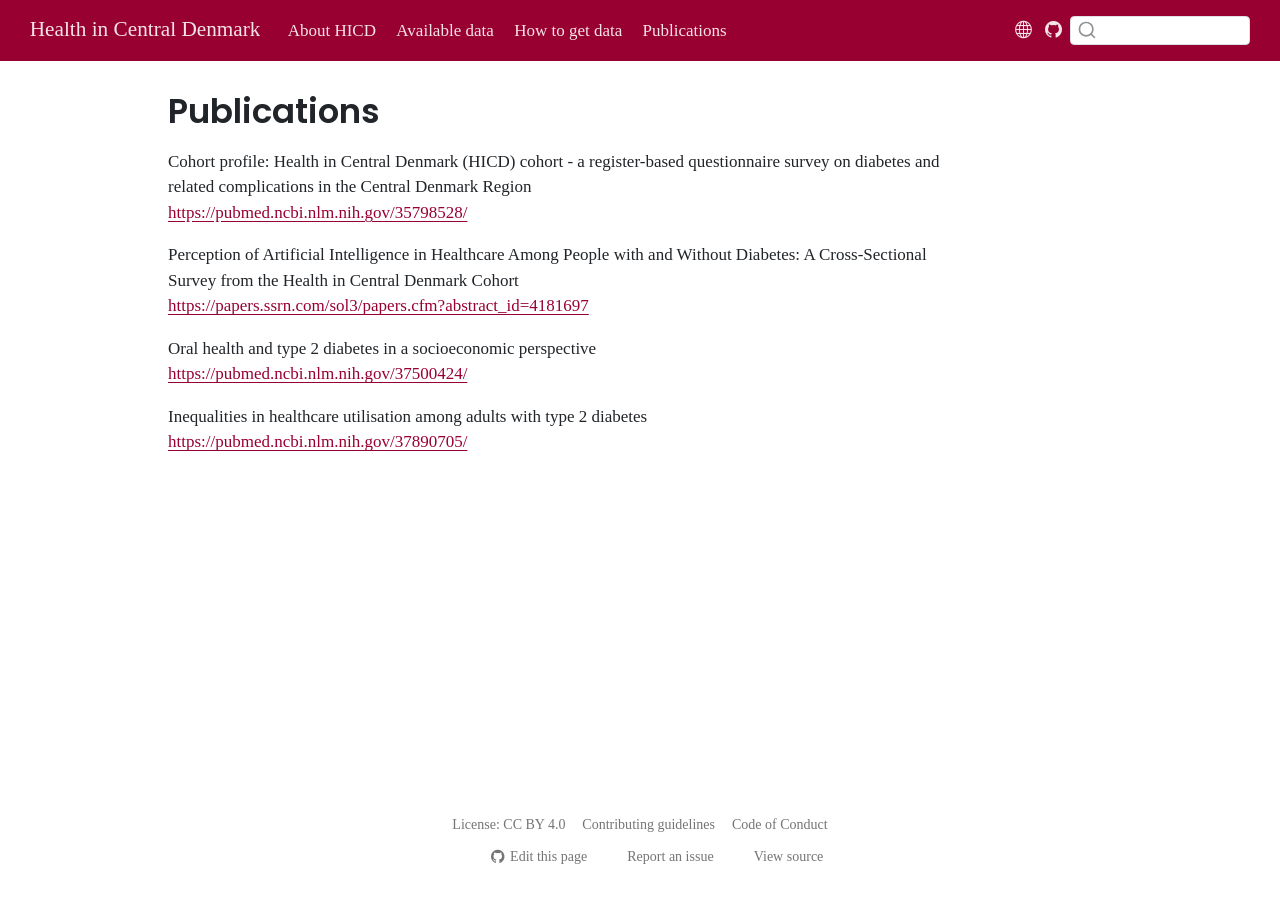
<file: publications/index.html>
<!DOCTYPE html>
<html xmlns="http://www.w3.org/1999/xhtml" lang="en" xml:lang="en"><head>

<meta charset="utf-8">
<meta name="generator" content="quarto-1.11.9">

<meta name="viewport" content="width=device-width, initial-scale=1.0, user-scalable=yes">


<title>Publications – Health in Central Denmark</title>
<style>
/* Default styles provided by pandoc.
** See https://pandoc.org/MANUAL.html#variables-for-html for config info.
*/
span.smallcaps{font-variant: small-caps;}
div.columns{display: flex; gap: 1.5em;}
div.column{flex: auto;}
@media screen {
div.columns{gap: min(4vw, 1.5em);}
div.column{overflow-x: auto;}
}
div.hanging-indent{margin-left: 1.5em; text-indent: -1.5em;}
ul.task-list{list-style: none;}
ul.task-list li input[type="checkbox"] {
  width: 0.8em;
  margin: 0 0.8em 0.2em -1em; /* quarto-specific, see https://github.com/quarto-dev/quarto-cli/issues/4556 */ 
  vertical-align: middle;
}
</style>


<script src="../site_libs/quarto-nav/quarto-nav.js"></script>
<script src="../site_libs/clipboard/clipboard.min.js"></script>
<script src="../site_libs/quarto-search/autocomplete.umd.js"></script>
<script src="../site_libs/quarto-search/fuse.min.js"></script>
<script src="../site_libs/quarto-search/quarto-search.js"></script>
<meta name="quarto:offset" content="../">
<script src="../site_libs/quarto-html/quarto.js" type="module"></script>
<script src="../site_libs/quarto-html/tabsets/tabsets.js" type="module"></script>
<script src="../site_libs/quarto-html/scrollable-regions/scrollable-regions.js" type="module"></script>
<script src="../site_libs/quarto-html/popper.min.js"></script>
<script src="../site_libs/quarto-html/tippy.umd.min.js"></script>
<script src="../site_libs/quarto-html/anchor.min.js"></script>
<link href="../site_libs/quarto-html/tippy.css" rel="stylesheet">
<link href="../site_libs/quarto-html/quarto-syntax-highlighting-1f42ef86e7bbcd4ef0935f55bd85d622.css" rel="stylesheet" class="quarto-color-scheme" id="quarto-text-highlighting-styles">
<link href="../site_libs/quarto-html/quarto-syntax-highlighting-dark-b2c10e9313c6d05287a68e7950ff1397.css" rel="stylesheet" class="quarto-color-scheme quarto-color-alternate" id="quarto-text-highlighting-styles">
<link href="../site_libs/quarto-html/quarto-syntax-highlighting-1f42ef86e7bbcd4ef0935f55bd85d622.css" rel="stylesheet" class="quarto-color-scheme-extra" id="quarto-text-highlighting-styles">
<script src="../site_libs/bootstrap/bootstrap.min.js"></script>
<link href="../site_libs/bootstrap/bootstrap-icons.css" rel="stylesheet">
<link href="../site_libs/bootstrap/bootstrap-184272e92f3e2d58ed2564d3eb7c2aad.min.css" rel="stylesheet" append-hash="true" class="quarto-color-scheme" id="quarto-bootstrap" data-mode="light">
<link href="../site_libs/bootstrap/bootstrap-dark-44209e06a4f44c1ae44acd4ccb9f944a.min.css" rel="stylesheet" append-hash="true" class="quarto-color-scheme quarto-color-alternate" id="quarto-bootstrap" data-mode="light">
<link href="../site_libs/bootstrap/bootstrap-184272e92f3e2d58ed2564d3eb7c2aad.min.css" rel="stylesheet" append-hash="true" class="quarto-color-scheme-extra" id="quarto-bootstrap" data-mode="light">
<script id="quarto-search-options" type="application/json">{
  "location": "navbar",
  "copy-button": false,
  "collapse-after": 3,
  "panel-placement": "end",
  "type": "textbox",
  "limit": 50,
  "keyboard-shortcut": [
    "f",
    "/",
    "s"
  ],
  "language": {
    "search-no-results-text": "No results",
    "search-matching-documents-text": "matching documents",
    "search-copy-link-title": "Copy link to search",
    "search-hide-matches-text": "Hide additional matches",
    "search-more-match-text": "more match in this document",
    "search-more-matches-text": "more matches in this document",
    "search-clear-button-title": "Clear",
    "search-text-placeholder": "",
    "search-detached-cancel-button-title": "Cancel",
    "search-submit-button-title": "Submit",
    "search-label": "Search"
  }
}</script>


</head>

<body class="nav-fixed quarto-light"><a id="quarto-skip-link" class="visually-hidden-focusable" href="#quarto-document-content">Skip to main content</a>

<div id="quarto-search-results"></div>
  <header id="quarto-header" class="headroom fixed-top">
    <nav class="navbar navbar-expand-lg " data-bs-theme="dark" aria-label="Site">
      <div class="navbar-container container-fluid">
      <div class="navbar-brand-container mx-auto">
    <a class="navbar-brand" href="../index.html">
    <span class="navbar-title">Health in Central Denmark</span>
    </a>
  </div>
          <button class="navbar-toggler" type="button" data-bs-toggle="collapse" data-bs-target="#navbarCollapse" aria-controls="navbarCollapse" aria-expanded="false" aria-label="Toggle navigation" onclick="if (window.quartoToggleHeadroom) { window.quartoToggleHeadroom(); }">
  <span class="navbar-toggler-icon"></span>
</button>
          <div class="collapse navbar-collapse" id="navbarCollapse">
            <ul class="navbar-nav navbar-nav-scroll me-auto">
  <li class="nav-item">
    <a class="nav-link" href="../hicd/index.html"> 
<span class="menu-text">About HICD</span></a>
  </li>  
  <li class="nav-item">
    <a class="nav-link" href="../available-data/index.html"> 
<span class="menu-text">Available data</span></a>
  </li>  
  <li class="nav-item">
    <a class="nav-link" href="../how-to-get-data/index.html"> 
<span class="menu-text">How to get data</span></a>
  </li>  
  <li class="nav-item">
    <a class="nav-link active" href="../publications/index.html" aria-current="page"> 
<span class="menu-text">Publications</span></a>
  </li>  
</ul>
          </div> <!-- /navcollapse -->
            <div class="quarto-navbar-tools">
    <a href="https://steno-aarhus.github.io" title="" class="quarto-navigation-tool px-1" aria-label="Globe icon: Link to the Steno Aarhus GitHub landing webpage for all other Steno Aarhus projects"><i class="bi bi-globe"></i></a>
    <a href="https://github.com/steno-aarhus/hicd" title="" class="quarto-navigation-tool px-1" aria-label="GitHub icon: Link to SDCA GitHub organization page"><i class="bi bi-github"></i></a>
</div>
            <div id="quarto-search" class="" title="Search"></div>
      </div> <!-- /container-fluid -->
    </nav>
</header>
<!-- content -->
<div id="quarto-content" class="quarto-container page-columns page-rows-contents page-layout-article page-navbar">
<!-- sidebar -->
<!-- margin-sidebar -->
    <div id="quarto-margin-sidebar" class="sidebar margin-sidebar zindex-bottom">
        
    </div>
<!-- main -->
<main class="content" id="quarto-document-content" tabindex="-1">

<header id="title-block-header" class="quarto-title-block default">
<div class="quarto-title">
<h1 class="title">Publications</h1>
</div>



<div class="quarto-title-meta">

    
  
    
  </div>
  


</header>


<p><strong>Cohort profile: Health in Central Denmark (HICD) cohort - a register-based questionnaire survey on diabetes and related complications in the Central Denmark Region</strong> <br> <a href="https://pubmed.ncbi.nlm.nih.gov/35798528/" class="uri">https://pubmed.ncbi.nlm.nih.gov/35798528/</a></p>
<p><strong>Perception of Artificial Intelligence in Healthcare Among People with and Without Diabetes: A Cross-Sectional Survey from the Health in Central Denmark Cohort</strong> <br> <a href="https://papers.ssrn.com/sol3/papers.cfm?abstract_id=4181697" class="uri">https://papers.ssrn.com/sol3/papers.cfm?abstract_id=4181697</a></p>
<p><strong>Oral health and type 2 diabetes in a socioeconomic perspective</strong> <br> <a href="https://pubmed.ncbi.nlm.nih.gov/37500424/" class="uri">https://pubmed.ncbi.nlm.nih.gov/37500424/</a></p>
<p><strong>Inequalities in healthcare utilisation among adults with type 2 diabetes</strong> <br> <a href="https://pubmed.ncbi.nlm.nih.gov/37890705/" class="uri">https://pubmed.ncbi.nlm.nih.gov/37890705/</a></p>



</main> <!-- /main -->
<script id="quarto-html-after-body" type="application/javascript">
  window.document.addEventListener("DOMContentLoaded", function (event) {
    const icon = "";
    const anchorJS = new window.AnchorJS();
    anchorJS.options = {
      placement: 'right',
      icon: icon
    };
    anchorJS.add('.anchored');
    const isCodeAnnotation = (el) => {
      for (const clz of el.classList) {
        if (clz.startsWith('code-annotation-')) {                     
          return true;
        }
      }
      return false;
    }
    const onCopySuccess = function(e) {
      // button target
      const button = e.trigger;
      // don't keep focus
      button.blur();
      // flash "checked"
      button.classList.add('code-copy-button-checked');
      var currentTitle = button.getAttribute("title");
      button.setAttribute("title", "Copied!");
      let tooltip;
      if (window.bootstrap) {
        button.setAttribute("data-bs-toggle", "tooltip");
        button.setAttribute("data-bs-placement", "left");
        button.setAttribute("data-bs-title", "Copied!");
        tooltip = new bootstrap.Tooltip(button, 
          { trigger: "manual", 
            customClass: "code-copy-button-tooltip",
            offset: [0, -8]});
        tooltip.show();    
      }
      setTimeout(function() {
        if (tooltip) {
          tooltip.hide();
          button.removeAttribute("data-bs-title");
          button.removeAttribute("data-bs-toggle");
          button.removeAttribute("data-bs-placement");
        }
        button.setAttribute("title", currentTitle);
        button.classList.remove('code-copy-button-checked');
      }, 1000);
      // clear code selection
      e.clearSelection();
    }
    const getTextToCopy = function(trigger) {
      const outerScaffold = trigger.parentElement.cloneNode(true);
      const codeEl = outerScaffold.querySelector('code');
      for (const childEl of codeEl.children) {
        if (isCodeAnnotation(childEl)) {
          childEl.remove();
        }
      }
      return codeEl.innerText;
    }
    const clipboard = new window.ClipboardJS('.code-copy-button:not([data-in-quarto-modal])', {
      text: getTextToCopy
    });
    clipboard.on('success', onCopySuccess);
    if (window.document.getElementById('quarto-embedded-source-code-modal')) {
      const clipboardModal = new window.ClipboardJS('.code-copy-button[data-in-quarto-modal]', {
        text: getTextToCopy,
        container: window.document.getElementById('quarto-embedded-source-code-modal')
      });
      clipboardModal.on('success', onCopySuccess);
    }
      var localhostRegex = new RegExp(/^(?:http|https):\/\/localhost\:?[0-9]*\//);
      var mailtoRegex = new RegExp(/^mailto:/);
        var filterRegex = new RegExp("https:\/\/steno-aarhus\.github\.io\/hicd\/");
      var isInternal = (href) => {
          return filterRegex.test(href) || localhostRegex.test(href) || mailtoRegex.test(href);
      }
      // Inspect non-navigation links and adorn them if external
      window.quartoDecorateExternalLinks = function (root) {
     var links = (root || window.document).querySelectorAll('a[href]:not(.nav-link):not(.navbar-brand):not(.toc-action):not(.sidebar-link):not(.sidebar-item-toggle):not(.pagination-link):not(.no-external):not([aria-hidden]):not(.dropdown-item):not(.quarto-navigation-tool):not(.about-link)');
      for (var i=0; i<links.length; i++) {
        const link = links[i];
        if (!isInternal(link.href)) {
          // undo the damage that might have been done by quarto-nav.js in the case of
          // links that we want to consider external
          if (link.dataset.originalHref !== undefined) {
            link.href = link.dataset.originalHref;
          }
          if (!link.classList.contains('no-external-icon')) {
          }
        }
      }
      };
      window.quartoDecorateExternalLinks(window.document);
    // Esc closes the popup (WCAG 1.4.13) and focus leaving both trigger and
    // popup closes it (WCAG 2.4.11); tippy handles neither for interactive popups.
    const hideOnEscAndFocusOut = {
      name: 'hideOnEscAndFocusOut',
      defaultValue: true,
      fn(instance) {
        const dismiss = () => {
          // A show scheduled by the trigger delay would otherwise reopen it
          instance.clearDelayTimeouts();
          instance.hide();
        };
        const onKeyDown = (event) => {
          if (event.key !== 'Escape') {
            return;
          }
          // Keep Esc from also reaching page handlers (e.g. reveal.js overview),
          // except an open reveal.js slide menu, which Esc should close too.
          // The menu handles keys only when its keyboard option is on.
          const menuHandlesEsc = window.Reveal?.getPlugin?.('menu')?.isOpen() &&
            window.Reveal.getConfig().menu?.keyboard !== false;
          if (!menuHandlesEsc) {
            event.stopPropagation();
          }
          if (instance.popper.contains(window.document.activeElement)) {
            // Disabled while refocusing so the focus trigger does not reopen it
            instance.disable();
            instance.reference.focus();
            instance.enable();
          }
          dismiss();
        };
        const onFocusOut = (event) => {
          const target = event.relatedTarget;
          if (target && !instance.reference.contains(target) &&
              !instance.popper.contains(target)) {
            dismiss();
          }
        };
        // On the trigger too: a click trigger (code-annotations: select) has no
        // blur handling. Attached for the instance's lifetime so leaving the
        // trigger also cancels a show still pending on the trigger delay.
        instance.reference.addEventListener('focusout', onFocusOut);
        return {
          onShow() {
            window.document.addEventListener('keydown', onKeyDown, true);
            instance.popper.addEventListener('focusout', onFocusOut);
          },
          onHide() {
            window.document.removeEventListener('keydown', onKeyDown, true);
            instance.popper.removeEventListener('focusout', onFocusOut);
          },
          onDestroy() {
            instance.reference.removeEventListener('focusout', onFocusOut);
          },
        };
      },
    };
    function tippyHover(el, contentFn, onTriggerFn, onUntriggerFn) {
      const config = {
        allowHTML: true,
        maxWidth: 500,
        delay: 100,
        arrow: false,
        appendTo: function(el) {
            return el.parentElement;
        },
        interactive: true,
        interactiveBorder: 10,
        theme: 'quarto',
        placement: 'bottom-start',
        plugins: [hideOnEscAndFocusOut],
      };
      if (contentFn) {
        config.content = contentFn;
      }
      if (onTriggerFn) {
        config.onTrigger = onTriggerFn;
      }
      if (onUntriggerFn) {
        config.onUntrigger = onUntriggerFn;
      }
      window.tippy(el, config); 
    }
    const noterefs = window.document.querySelectorAll('a[role="doc-noteref"]');
    for (var i=0; i<noterefs.length; i++) {
      const ref = noterefs[i];
      tippyHover(ref, function() {
        // use id or data attribute instead here
        let href = ref.getAttribute('data-footnote-href') || ref.getAttribute('href');
        try { href = new URL(href).hash; } catch {}
        const id = href.replace(/^#\/?/, "");
        const note = window.document.getElementById(id);
        if (note) {
          return note.innerHTML;
        } else {
          return "";
        }
      });
    }
    const xrefs = window.document.querySelectorAll('a.quarto-xref');
    const processXRef = (id, note) => {
      // Strip column container classes
      const stripColumnClz = (el) => {
        el.classList.remove("page-full", "page-columns");
        if (el.children) {
          for (const child of el.children) {
            stripColumnClz(child);
          }
        }
      }
      stripColumnClz(note)
      if (id === null || id.startsWith('sec-')) {
        // Special case sections, only their first couple elements
        const container = document.createElement("div");
        if (note.children && note.children.length > 2) {
          container.appendChild(note.children[0].cloneNode(true));
          for (let i = 1; i < note.children.length; i++) {
            const child = note.children[i];
            if (child.tagName === "P" && child.innerText === "") {
              continue;
            } else {
              container.appendChild(child.cloneNode(true));
              break;
            }
          }
          if (window.Quarto?.typesetMath) {
            window.Quarto.typesetMath(container);
          }
          return container.innerHTML
        } else {
          if (window.Quarto?.typesetMath) {
            window.Quarto.typesetMath(note);
          }
          return note.innerHTML;
        }
      } else {
        // Remove any anchor links if they are present
        const anchorLink = note.querySelector('a.anchorjs-link');
        if (anchorLink) {
          anchorLink.remove();
        }
        if (window.Quarto?.typesetMath) {
          window.Quarto.typesetMath(note);
        }
        if (note.classList.contains("callout")) {
          return note.outerHTML;
        } else {
          return note.innerHTML;
        }
      }
    }
    for (var i=0; i<xrefs.length; i++) {
      const xref = xrefs[i];
      tippyHover(xref, undefined, function(instance) {
        instance.disable();
        let url = xref.getAttribute('href');
        let hash = undefined; 
        if (url.startsWith('#')) {
          hash = url;
        } else {
          try { hash = new URL(url).hash; } catch {}
        }
        if (hash) {
          const id = hash.replace(/^#\/?/, "");
          const note = window.document.getElementById(id);
          if (note !== null) {
            try {
              const html = processXRef(id, note.cloneNode(true));
              instance.setContent(html);
            } finally {
              instance.enable();
              instance.show();
            }
          } else {
            // See if we can fetch this
            fetch(url.split('#')[0])
            .then(res => res.text())
            .then(html => {
              const parser = new DOMParser();
              const htmlDoc = parser.parseFromString(html, "text/html");
              const note = htmlDoc.getElementById(id);
              if (note !== null) {
                const html = processXRef(id, note);
                instance.setContent(html);
              } 
            }).finally(() => {
              instance.enable();
              instance.show();
            });
          }
        } else {
          // See if we can fetch a full url (with no hash to target)
          // This is a special case and we should probably do some content thinning / targeting
          fetch(url)
          .then(res => res.text())
          .then(html => {
            const parser = new DOMParser();
            const htmlDoc = parser.parseFromString(html, "text/html");
            const note = htmlDoc.querySelector('main.content');
            if (note !== null) {
              // This should only happen for chapter cross references
              // (since there is no id in the URL)
              // remove the first header
              if (note.children.length > 0 && note.children[0].tagName === "HEADER") {
                note.children[0].remove();
              }
              const html = processXRef(null, note);
              instance.setContent(html);
            } 
          }).finally(() => {
            instance.enable();
            instance.show();
          });
        }
      }, function(instance) {
      });
    }
        let selectedAnnoteEl;
        const selectorForAnnotation = ( cell, annotation) => {
          let cellAttr = 'data-code-cell="' + cell + '"';
          let lineAttr = 'data-code-annotation="' +  annotation + '"';
          const selector = 'span[' + cellAttr + '][' + lineAttr + ']';
          return selector;
        }
        const selectCodeLines = (annoteEl) => {
          const doc = window.document;
          const targetCell = annoteEl.getAttribute("data-target-cell");
          const targetAnnotation = annoteEl.getAttribute("data-target-annotation");
          const annoteSpan = window.document.querySelector(selectorForAnnotation(targetCell, targetAnnotation));
          const lines = annoteSpan.getAttribute("data-code-lines").split(",");
          const lineIds = lines.map((line) => {
            return targetCell + "-" + line;
          })
          // Each band is positioned against its own containing block, which is
          // not the offsetParent of the lines, so place it from client rects.
          const placeBand = (band, firstEl, lastEl, codeBlock) => {
            const container = band.offsetParent;
            if (container === null) {
              return;
            }
            const containerRect = container.getBoundingClientRect();
            // Reveal.js scales slides with a transform, so convert client
            // pixels back to the CSS pixels of the container.
            const scale = containerRect.height / container.offsetHeight || 1;
            const firstRect = firstEl.getBoundingClientRect();
            const lastRect = lastEl.getBoundingClientRect();
            const top = (firstRect.top - containerRect.top) / scale - container.clientTop + container.scrollTop;
            const height = (lastRect.bottom - firstRect.top) / scale;
            band.style.top = top - 2 + "px";
            band.style.height = height + 4 + "px";
            if (codeBlock) {
              // Without the copy button wrapper, the containing block is wider
              // than the code block, so span the code block explicitly.
              const blockRect = codeBlock.getBoundingClientRect();
              band.style.left = (blockRect.left - containerRect.left) / scale - container.clientLeft + container.scrollLeft + "px";
              band.style.width = blockRect.width / scale + "px";
            }
          };
          if (lineIds.length > 0) {
            const el = window.document.getElementById(lineIds[0]);
            const lastEl = window.document.getElementById(lineIds[lineIds.length - 1]);
            const parent = el.parentElement.parentElement;
            // cook up a div (if necessary) and position it
            let div = window.document.getElementById("code-annotation-line-highlight");
            if (div === null) {
              div = window.document.createElement("div");
              div.setAttribute("id", "code-annotation-line-highlight");
              div.style.position = 'absolute';
              parent.appendChild(div);
            }
            placeBand(div, el, lastEl, parent.closest("div.sourceCode") || parent);
            let gutterDiv = window.document.getElementById("code-annotation-line-highlight-gutter");
            if (gutterDiv === null) {
              gutterDiv = window.document.createElement("div");
              gutterDiv.setAttribute("id", "code-annotation-line-highlight-gutter");
              gutterDiv.style.position = 'absolute';
              const codeCell = window.document.getElementById(targetCell);
              const gutter = codeCell.querySelector('.code-annotation-gutter');
              gutter.appendChild(gutterDiv);
            }
            placeBand(gutterDiv, el, lastEl);
            selectedAnnoteEl = annoteEl;
          }
        };
        const unselectCodeLines = () => {
          const elementsIds = ["code-annotation-line-highlight", "code-annotation-line-highlight-gutter"];
          elementsIds.forEach((elId) => {
            const div = window.document.getElementById(elId);
            if (div) {
              div.remove();
            }
          });
          selectedAnnoteEl = undefined;
        };
          // Handle positioning of the toggle
      window.addEventListener(
        "resize",
        throttle(() => {
          elRect = undefined;
          if (selectedAnnoteEl) {
            selectCodeLines(selectedAnnoteEl);
          }
        }, 10)
      );
      function throttle(fn, ms) {
      let throttle = false;
      let timer;
        return (...args) => {
          if(!throttle) { // first call gets through
              fn.apply(this, args);
              throttle = true;
          } else { // all the others get throttled
              if(timer) clearTimeout(timer); // cancel #2
              timer = setTimeout(() => {
                fn.apply(this, args);
                timer = throttle = false;
              }, ms);
          }
        };
      }
        // Attach click handler to the DT
        const annoteDls = window.document.querySelectorAll('dt[data-target-cell]');
        for (const annoteDlNode of annoteDls) {
          annoteDlNode.addEventListener('click', (event) => {
            const clickedEl = event.target;
            if (clickedEl !== selectedAnnoteEl) {
              unselectCodeLines();
              const activeEl = window.document.querySelector('dt[data-target-cell].code-annotation-active');
              if (activeEl) {
                activeEl.classList.remove('code-annotation-active');
              }
              selectCodeLines(clickedEl);
              clickedEl.classList.add('code-annotation-active');
            } else {
              // Unselect the line
              unselectCodeLines();
              clickedEl.classList.remove('code-annotation-active');
            }
          });
        }
    const findCites = (el) => {
      const parentEl = el.parentElement;
      if (parentEl) {
        const cites = parentEl.dataset.cites;
        if (cites) {
          return {
            el,
            cites: cites.split(' ')
          };
        } else {
          return findCites(el.parentElement)
        }
      } else {
        return undefined;
      }
    };
    var bibliorefs = window.document.querySelectorAll('a[role="doc-biblioref"]');
    for (var i=0; i<bibliorefs.length; i++) {
      const ref = bibliorefs[i];
      const citeInfo = findCites(ref);
      if (citeInfo) {
        tippyHover(citeInfo.el, function() {
          var popup = window.document.createElement('div');
          citeInfo.cites.forEach(function(cite) {
            var citeDiv = window.document.createElement('div');
            citeDiv.classList.add('hanging-indent');
            citeDiv.classList.add('csl-entry');
            var biblioDiv = window.document.getElementById('ref-' + cite);
            if (biblioDiv) {
              citeDiv.innerHTML = biblioDiv.innerHTML;
            }
            popup.appendChild(citeDiv);
          });
          return popup.innerHTML;
        });
      }
    }
  });
  </script>
  <script type="application/javascript">
  window.quartoScrollableRegionsLabels = {"code":"Scrollable code","output":"Scrollable output"};
  </script>
</div> <!-- /content -->
<footer class="footer">
  <div class="nav-footer">
    <div class="nav-footer-left">
      &nbsp;
    </div>   
    <div class="nav-footer-center">
      <ul class="footer-items list-unstyled">
    <li class="nav-item">
    <a class="nav-link" href="https://creativecommons.org/licenses/by/4.0/">
<p>License: CC BY 4.0</p>
</a>
  </li>  
    <li class="nav-item">
    <a class="nav-link" href="https://steno-aarhus.github.io/research/CONTRIBUTING.html">
<p>Contributing guidelines</p>
</a>
  </li>  
    <li class="nav-item">
    <a class="nav-link" href="https://steno-aarhus.github.io/research/CODE_OF_CONDUCT.html">
<p>Code of Conduct</p>
</a>
  </li>  
</ul>
    <div class="toc-actions"><ul><li><a href="https://github.com/steno-aarhus/hicd/edit/main/publications/index.qmd" class="toc-action"><i class="bi bi-github"></i>Edit this page</a></li><li><a href="https://github.com/steno-aarhus/hicd/issues/new" class="toc-action"><i class="bi empty"></i>Report an issue</a></li><li><a href="https://github.com/steno-aarhus/hicd/blob/main/publications/index.qmd" class="toc-action"><i class="bi empty"></i>View source</a></li></ul></div></div>
    <div class="nav-footer-right">
      &nbsp;
    </div>
  </div>
</footer>




</body></html>
</file>
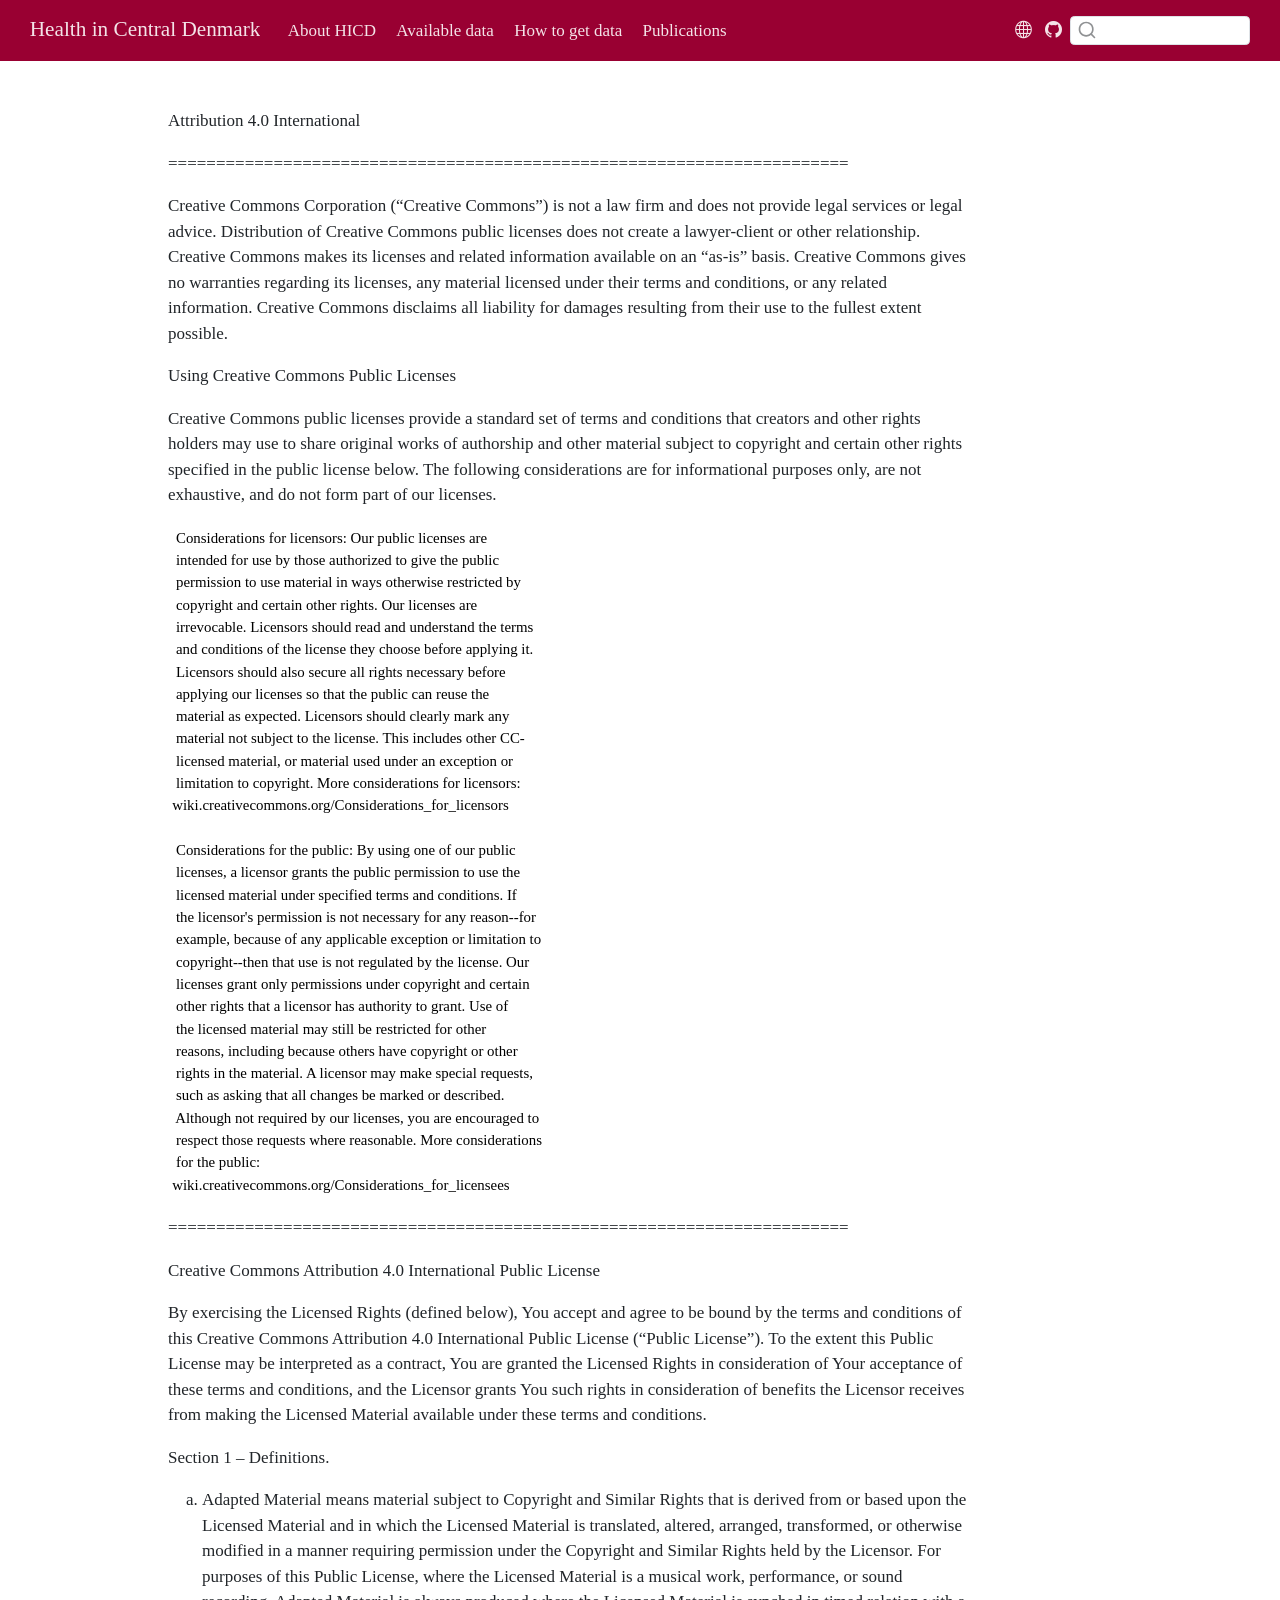
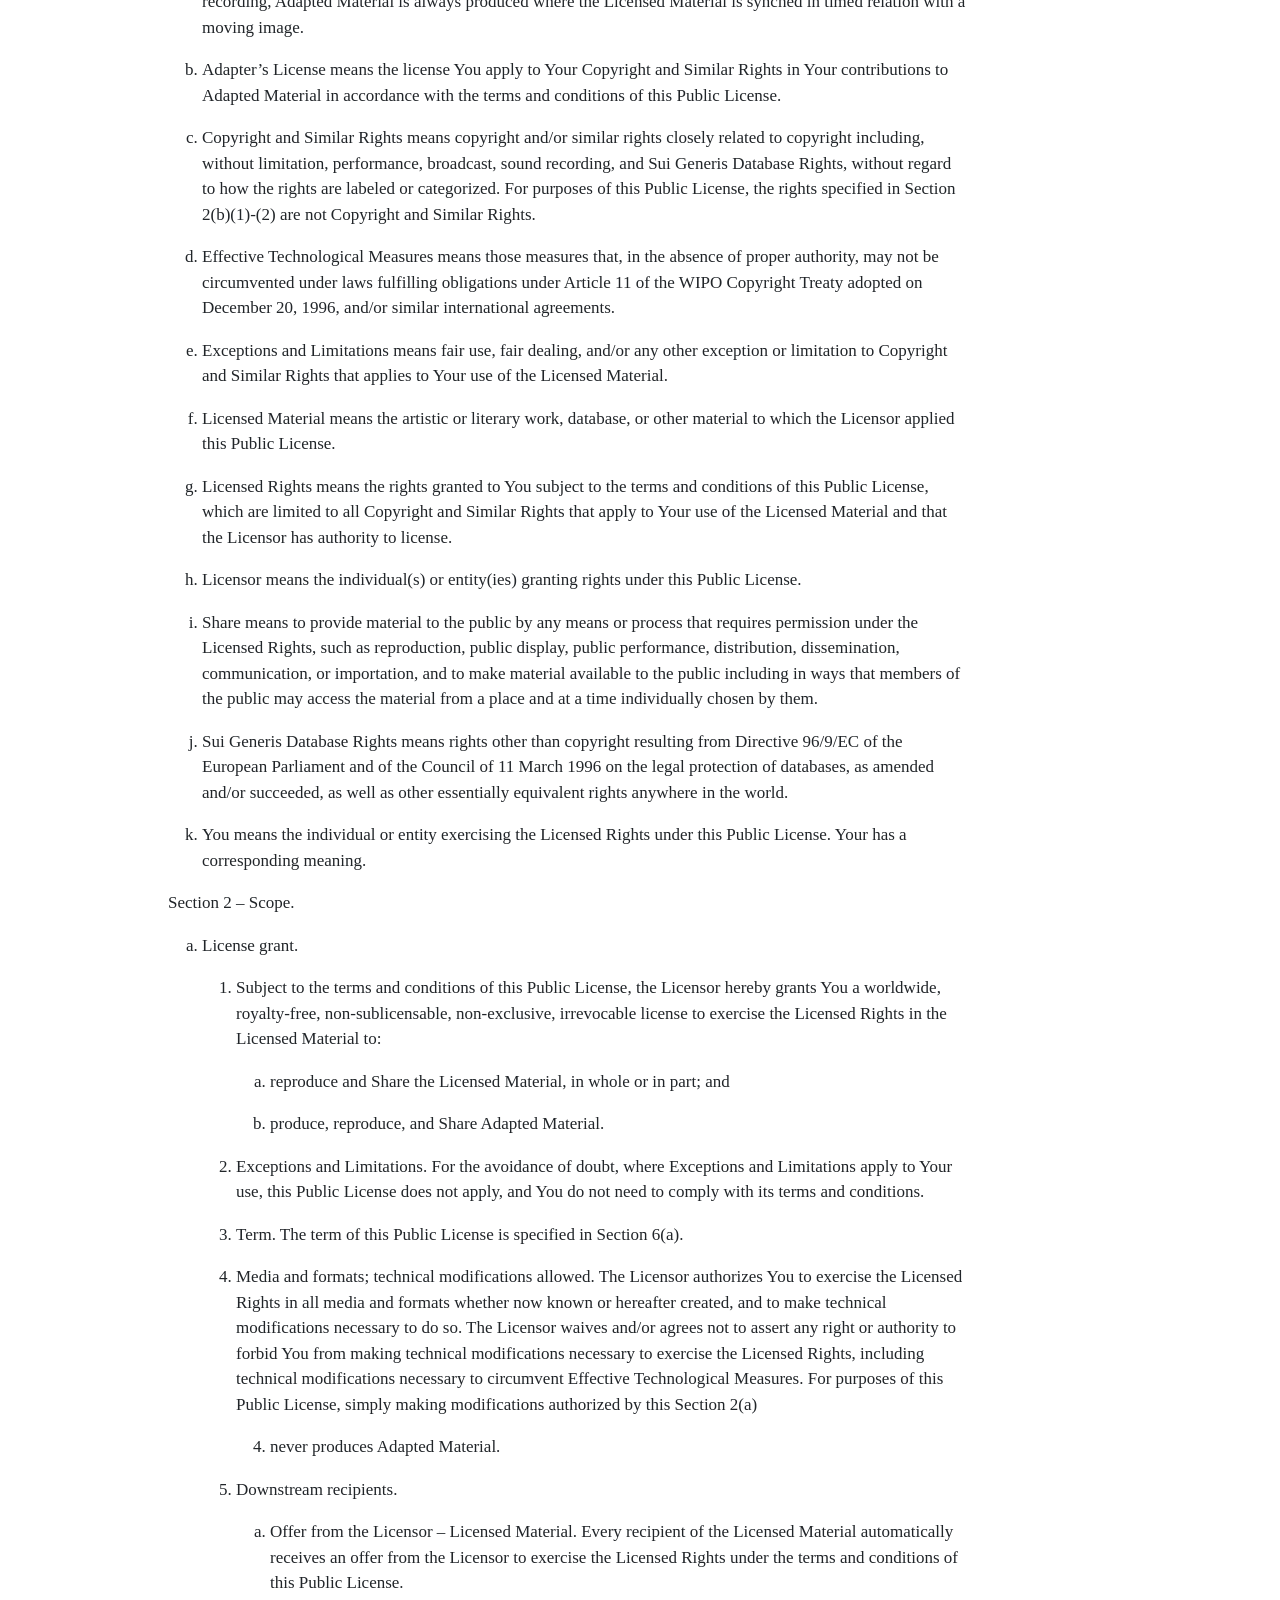
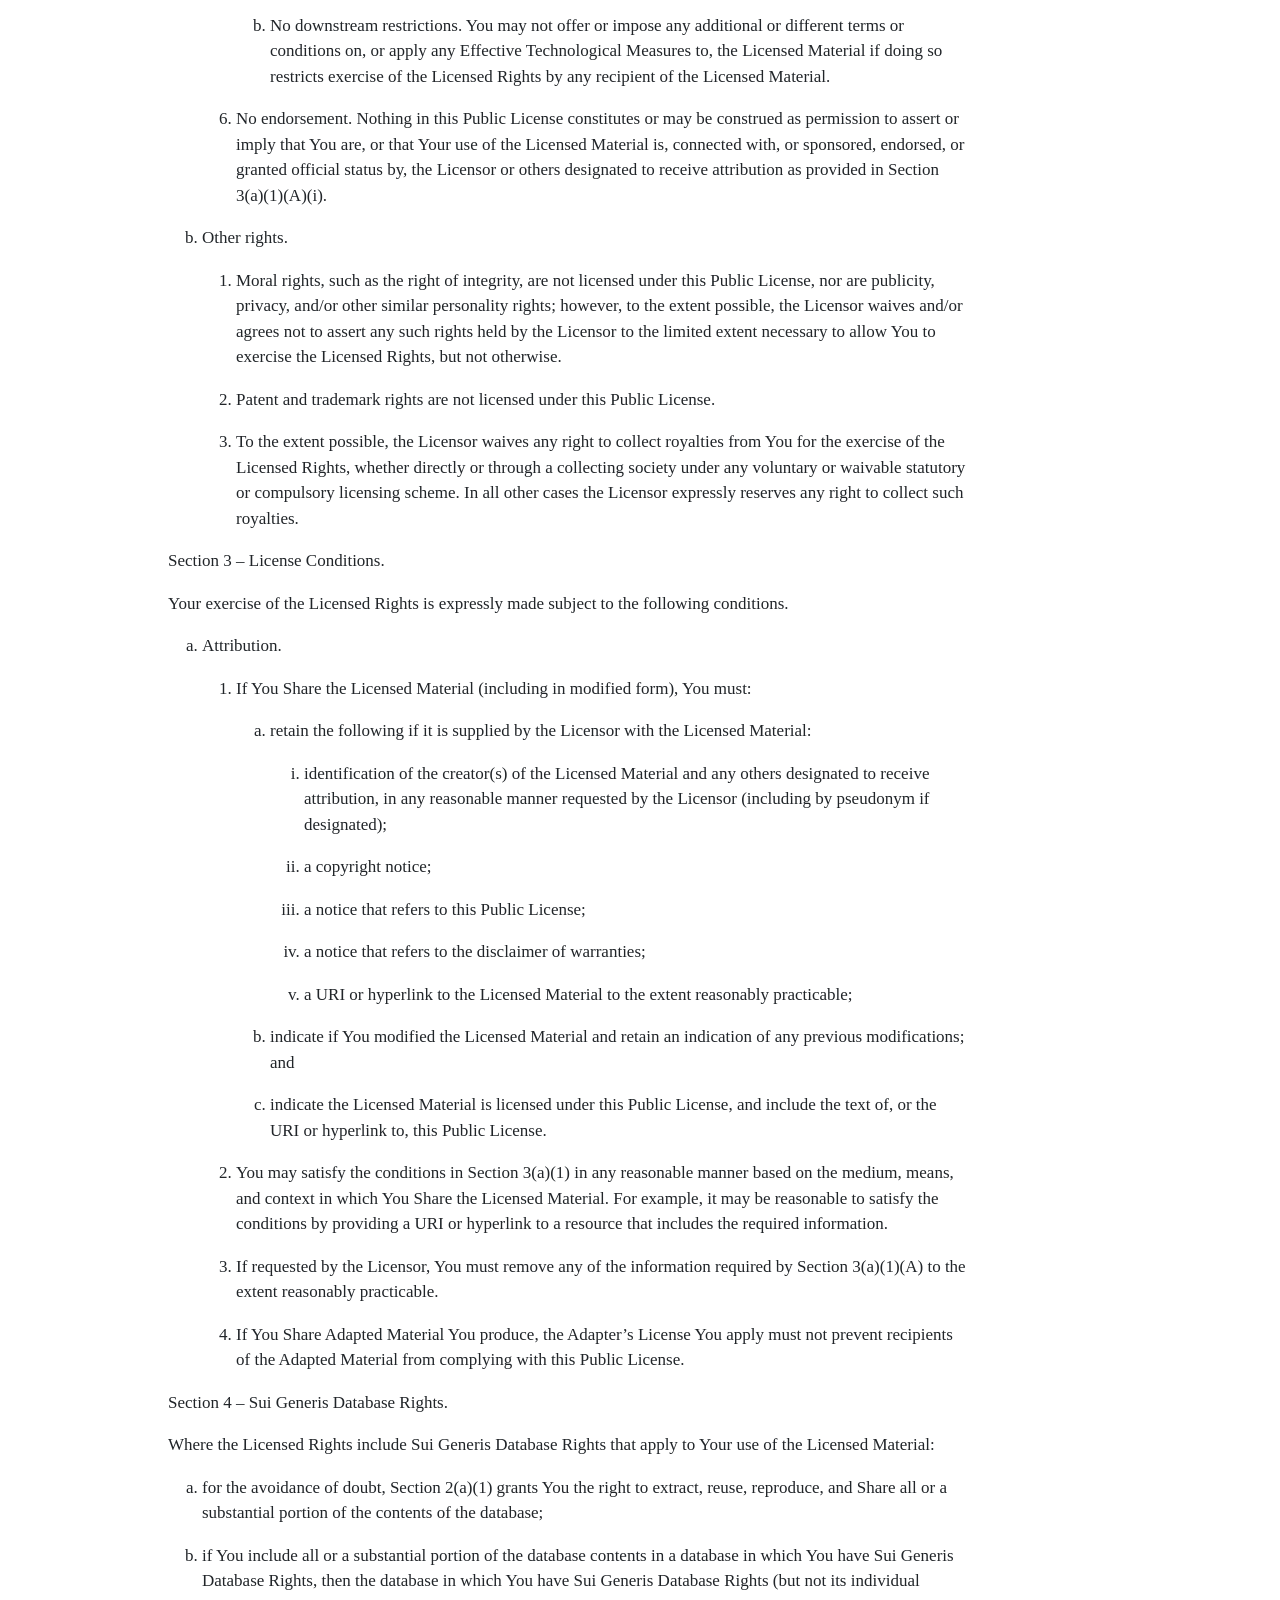
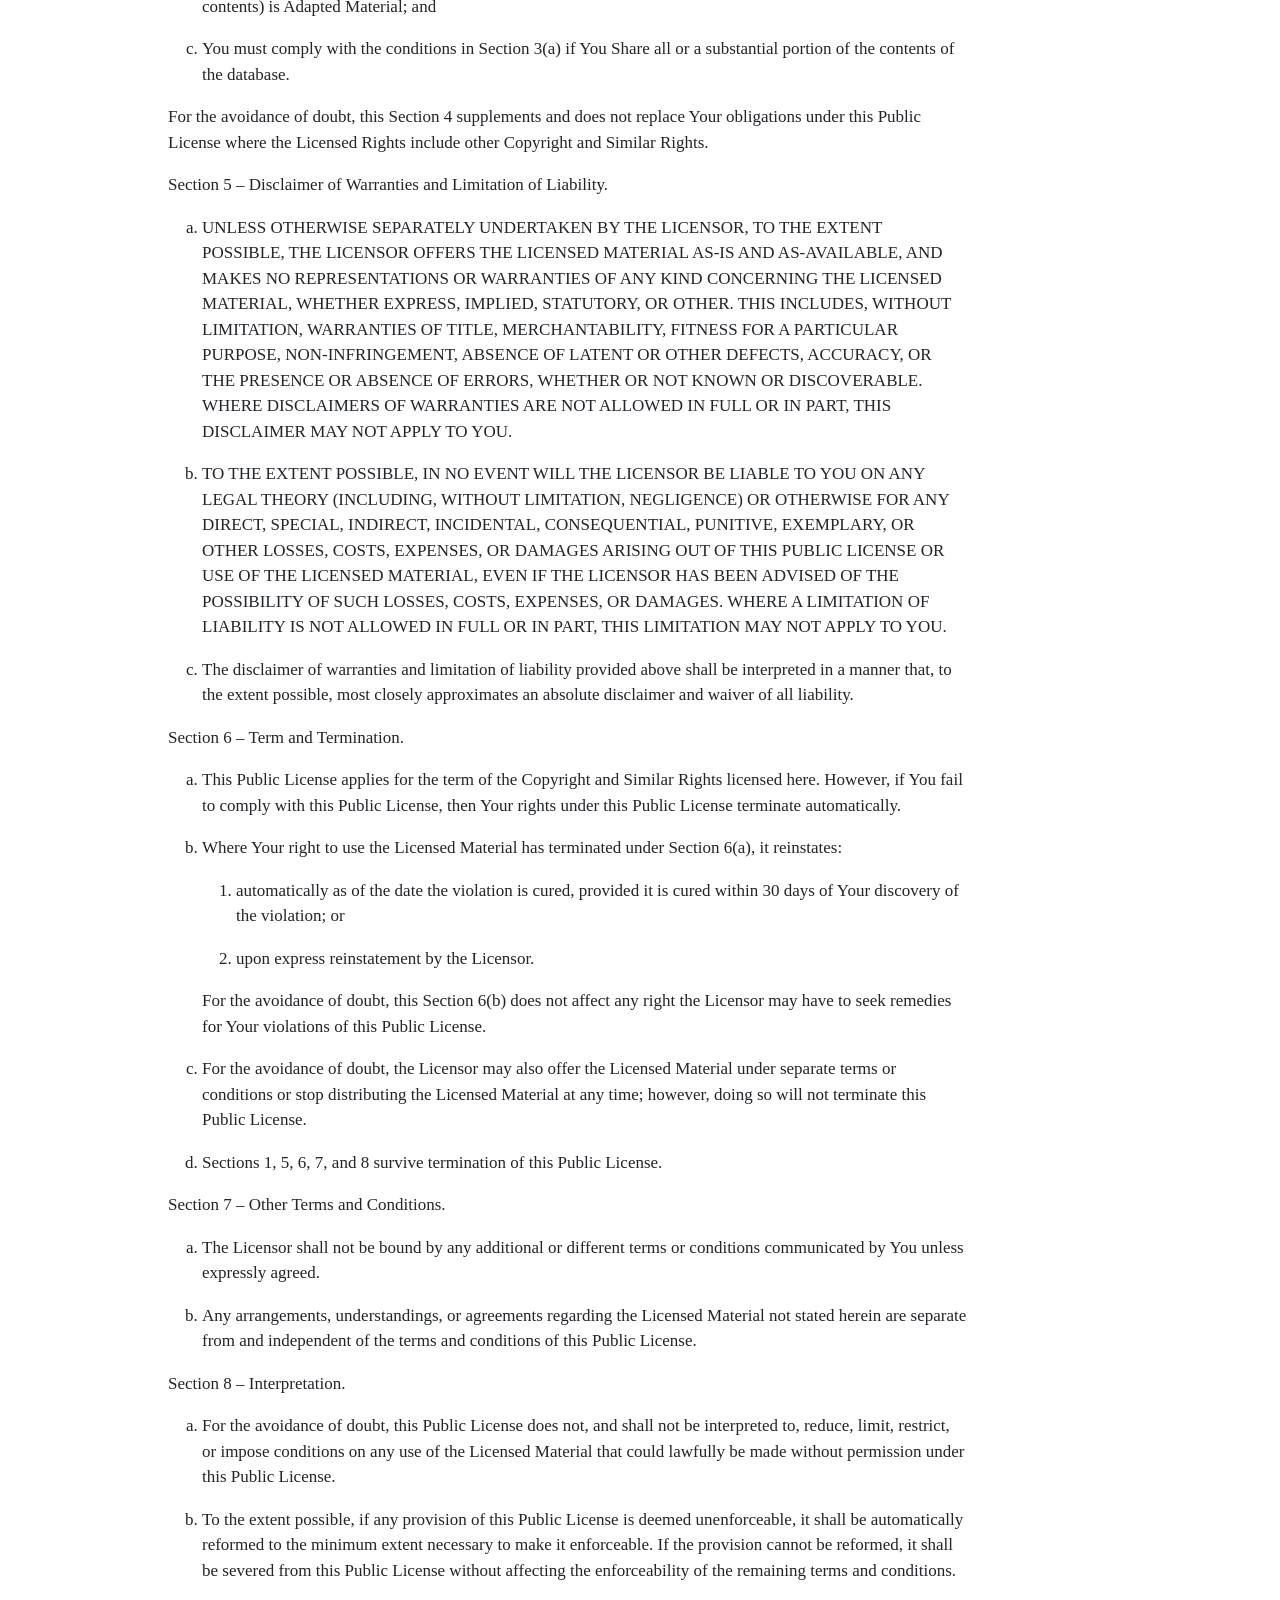
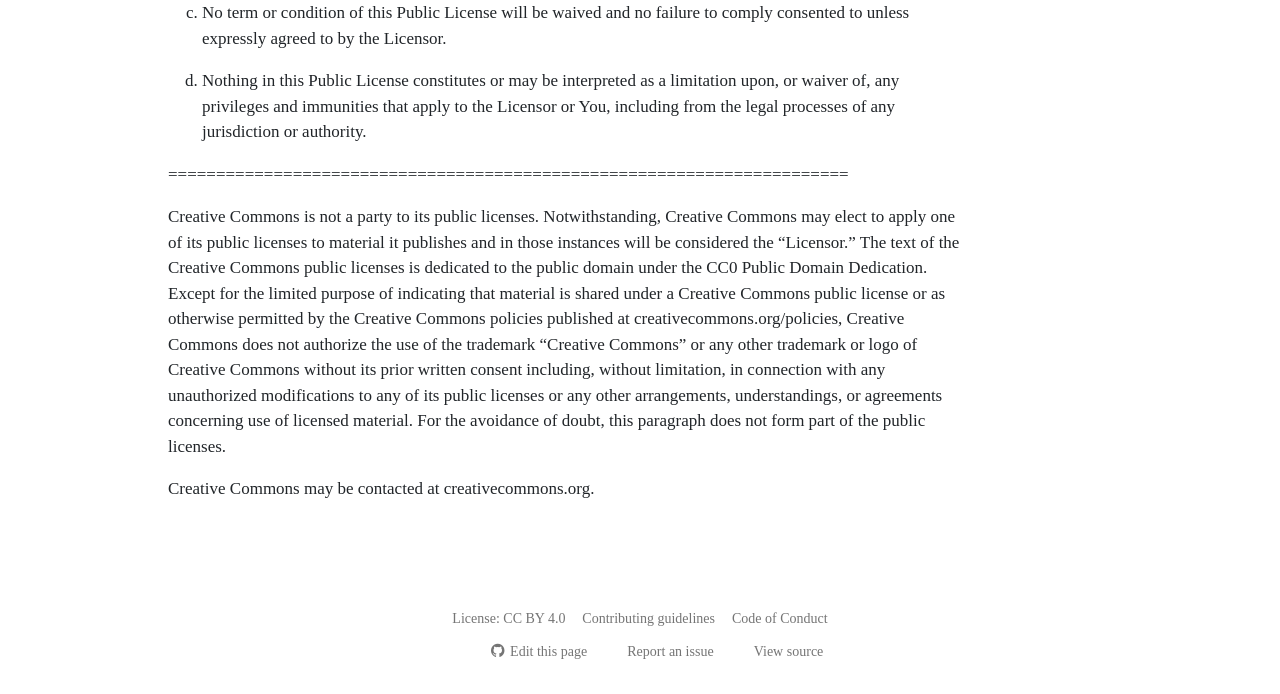
<file: LICENSE.html>
<!DOCTYPE html>
<html xmlns="http://www.w3.org/1999/xhtml" lang="en" xml:lang="en"><head>

<meta charset="utf-8">
<meta name="generator" content="quarto-1.11.9">

<meta name="viewport" content="width=device-width, initial-scale=1.0, user-scalable=yes">


<title>license – Health in Central Denmark</title>
<style>
/* Default styles provided by pandoc.
** See https://pandoc.org/MANUAL.html#variables-for-html for config info.
*/
span.smallcaps{font-variant: small-caps;}
div.columns{display: flex; gap: 1.5em;}
div.column{flex: auto;}
@media screen {
div.columns{gap: min(4vw, 1.5em);}
div.column{overflow-x: auto;}
}
div.hanging-indent{margin-left: 1.5em; text-indent: -1.5em;}
ul.task-list{list-style: none;}
ul.task-list li input[type="checkbox"] {
  width: 0.8em;
  margin: 0 0.8em 0.2em -1em; /* quarto-specific, see https://github.com/quarto-dev/quarto-cli/issues/4556 */ 
  vertical-align: middle;
}
</style>


<script src="site_libs/quarto-nav/quarto-nav.js"></script>
<script src="site_libs/clipboard/clipboard.min.js"></script>
<script src="site_libs/quarto-search/autocomplete.umd.js"></script>
<script src="site_libs/quarto-search/fuse.min.js"></script>
<script src="site_libs/quarto-search/quarto-search.js"></script>
<meta name="quarto:offset" content="./">
<script src="site_libs/quarto-html/quarto.js" type="module"></script>
<script src="site_libs/quarto-html/tabsets/tabsets.js" type="module"></script>
<script src="site_libs/quarto-html/scrollable-regions/scrollable-regions.js" type="module"></script>
<script src="site_libs/quarto-html/popper.min.js"></script>
<script src="site_libs/quarto-html/tippy.umd.min.js"></script>
<script src="site_libs/quarto-html/anchor.min.js"></script>
<link href="site_libs/quarto-html/tippy.css" rel="stylesheet">
<link href="site_libs/quarto-html/quarto-syntax-highlighting-1f42ef86e7bbcd4ef0935f55bd85d622.css" rel="stylesheet" class="quarto-color-scheme" id="quarto-text-highlighting-styles">
<link href="site_libs/quarto-html/quarto-syntax-highlighting-dark-b2c10e9313c6d05287a68e7950ff1397.css" rel="stylesheet" class="quarto-color-scheme quarto-color-alternate" id="quarto-text-highlighting-styles">
<link href="site_libs/quarto-html/quarto-syntax-highlighting-1f42ef86e7bbcd4ef0935f55bd85d622.css" rel="stylesheet" class="quarto-color-scheme-extra" id="quarto-text-highlighting-styles">
<script src="site_libs/bootstrap/bootstrap.min.js"></script>
<link href="site_libs/bootstrap/bootstrap-icons.css" rel="stylesheet">
<link href="site_libs/bootstrap/bootstrap-184272e92f3e2d58ed2564d3eb7c2aad.min.css" rel="stylesheet" append-hash="true" class="quarto-color-scheme" id="quarto-bootstrap" data-mode="light">
<link href="site_libs/bootstrap/bootstrap-dark-44209e06a4f44c1ae44acd4ccb9f944a.min.css" rel="stylesheet" append-hash="true" class="quarto-color-scheme quarto-color-alternate" id="quarto-bootstrap" data-mode="light">
<link href="site_libs/bootstrap/bootstrap-184272e92f3e2d58ed2564d3eb7c2aad.min.css" rel="stylesheet" append-hash="true" class="quarto-color-scheme-extra" id="quarto-bootstrap" data-mode="light">
<script id="quarto-search-options" type="application/json">{
  "location": "navbar",
  "copy-button": false,
  "collapse-after": 3,
  "panel-placement": "end",
  "type": "textbox",
  "limit": 50,
  "keyboard-shortcut": [
    "f",
    "/",
    "s"
  ],
  "language": {
    "search-no-results-text": "No results",
    "search-matching-documents-text": "matching documents",
    "search-copy-link-title": "Copy link to search",
    "search-hide-matches-text": "Hide additional matches",
    "search-more-match-text": "more match in this document",
    "search-more-matches-text": "more matches in this document",
    "search-clear-button-title": "Clear",
    "search-text-placeholder": "",
    "search-detached-cancel-button-title": "Cancel",
    "search-submit-button-title": "Submit",
    "search-label": "Search"
  }
}</script>


</head>

<body class="nav-fixed quarto-light"><a id="quarto-skip-link" class="visually-hidden-focusable" href="#quarto-document-content">Skip to main content</a>

<div id="quarto-search-results"></div>
  <header id="quarto-header" class="headroom fixed-top">
    <nav class="navbar navbar-expand-lg " data-bs-theme="dark" aria-label="Site">
      <div class="navbar-container container-fluid">
      <div class="navbar-brand-container mx-auto">
    <a class="navbar-brand" href="./index.html">
    <span class="navbar-title">Health in Central Denmark</span>
    </a>
  </div>
          <button class="navbar-toggler" type="button" data-bs-toggle="collapse" data-bs-target="#navbarCollapse" aria-controls="navbarCollapse" aria-expanded="false" aria-label="Toggle navigation" onclick="if (window.quartoToggleHeadroom) { window.quartoToggleHeadroom(); }">
  <span class="navbar-toggler-icon"></span>
</button>
          <div class="collapse navbar-collapse" id="navbarCollapse">
            <ul class="navbar-nav navbar-nav-scroll me-auto">
  <li class="nav-item">
    <a class="nav-link" href="./hicd/index.html"> 
<span class="menu-text">About HICD</span></a>
  </li>  
  <li class="nav-item">
    <a class="nav-link" href="./available-data/index.html"> 
<span class="menu-text">Available data</span></a>
  </li>  
  <li class="nav-item">
    <a class="nav-link" href="./how-to-get-data/index.html"> 
<span class="menu-text">How to get data</span></a>
  </li>  
  <li class="nav-item">
    <a class="nav-link" href="./publications/index.html"> 
<span class="menu-text">Publications</span></a>
  </li>  
</ul>
          </div> <!-- /navcollapse -->
            <div class="quarto-navbar-tools">
    <a href="https://steno-aarhus.github.io" title="" class="quarto-navigation-tool px-1" aria-label="Globe icon: Link to the Steno Aarhus GitHub landing webpage for all other Steno Aarhus projects"><i class="bi bi-globe"></i></a>
    <a href="https://github.com/steno-aarhus/hicd" title="" class="quarto-navigation-tool px-1" aria-label="GitHub icon: Link to SDCA GitHub organization page"><i class="bi bi-github"></i></a>
</div>
            <div id="quarto-search" class="" title="Search"></div>
      </div> <!-- /container-fluid -->
    </nav>
</header>
<!-- content -->
<div id="quarto-content" class="quarto-container page-columns page-rows-contents page-layout-article page-navbar">
<!-- sidebar -->
<!-- margin-sidebar -->
    <div id="quarto-margin-sidebar" class="sidebar margin-sidebar zindex-bottom">
        
    </div>
<!-- main -->
<main class="content" id="quarto-document-content" tabindex="-1"><header id="title-block-header" class="quarto-title-block"></header>




<p>Attribution 4.0 International</p>
<p>=======================================================================</p>
<p>Creative Commons Corporation (“Creative Commons”) is not a law firm and does not provide legal services or legal advice. Distribution of Creative Commons public licenses does not create a lawyer-client or other relationship. Creative Commons makes its licenses and related information available on an “as-is” basis. Creative Commons gives no warranties regarding its licenses, any material licensed under their terms and conditions, or any related information. Creative Commons disclaims all liability for damages resulting from their use to the fullest extent possible.</p>
<p>Using Creative Commons Public Licenses</p>
<p>Creative Commons public licenses provide a standard set of terms and conditions that creators and other rights holders may use to share original works of authorship and other material subject to copyright and certain other rights specified in the public license below. The following considerations are for informational purposes only, are not exhaustive, and do not form part of our licenses.</p>
<pre><code> Considerations for licensors: Our public licenses are
 intended for use by those authorized to give the public
 permission to use material in ways otherwise restricted by
 copyright and certain other rights. Our licenses are
 irrevocable. Licensors should read and understand the terms
 and conditions of the license they choose before applying it.
 Licensors should also secure all rights necessary before
 applying our licenses so that the public can reuse the
 material as expected. Licensors should clearly mark any
 material not subject to the license. This includes other CC-
 licensed material, or material used under an exception or
 limitation to copyright. More considerations for licensors:
wiki.creativecommons.org/Considerations_for_licensors

 Considerations for the public: By using one of our public
 licenses, a licensor grants the public permission to use the
 licensed material under specified terms and conditions. If
 the licensor's permission is not necessary for any reason--for
 example, because of any applicable exception or limitation to
 copyright--then that use is not regulated by the license. Our
 licenses grant only permissions under copyright and certain
 other rights that a licensor has authority to grant. Use of
 the licensed material may still be restricted for other
 reasons, including because others have copyright or other
 rights in the material. A licensor may make special requests,
 such as asking that all changes be marked or described.
 Although not required by our licenses, you are encouraged to
 respect those requests where reasonable. More considerations
 for the public: 
wiki.creativecommons.org/Considerations_for_licensees</code></pre>
<p>=======================================================================</p>
<p>Creative Commons Attribution 4.0 International Public License</p>
<p>By exercising the Licensed Rights (defined below), You accept and agree to be bound by the terms and conditions of this Creative Commons Attribution 4.0 International Public License (“Public License”). To the extent this Public License may be interpreted as a contract, You are granted the Licensed Rights in consideration of Your acceptance of these terms and conditions, and the Licensor grants You such rights in consideration of benefits the Licensor receives from making the Licensed Material available under these terms and conditions.</p>
<p>Section 1 – Definitions.</p>
<ol type="a">
<li><p>Adapted Material means material subject to Copyright and Similar Rights that is derived from or based upon the Licensed Material and in which the Licensed Material is translated, altered, arranged, transformed, or otherwise modified in a manner requiring permission under the Copyright and Similar Rights held by the Licensor. For purposes of this Public License, where the Licensed Material is a musical work, performance, or sound recording, Adapted Material is always produced where the Licensed Material is synched in timed relation with a moving image.</p></li>
<li><p>Adapter’s License means the license You apply to Your Copyright and Similar Rights in Your contributions to Adapted Material in accordance with the terms and conditions of this Public License.</p></li>
<li><p>Copyright and Similar Rights means copyright and/or similar rights closely related to copyright including, without limitation, performance, broadcast, sound recording, and Sui Generis Database Rights, without regard to how the rights are labeled or categorized. For purposes of this Public License, the rights specified in Section 2(b)(1)-(2) are not Copyright and Similar Rights.</p></li>
<li><p>Effective Technological Measures means those measures that, in the absence of proper authority, may not be circumvented under laws fulfilling obligations under Article 11 of the WIPO Copyright Treaty adopted on December 20, 1996, and/or similar international agreements.</p></li>
<li><p>Exceptions and Limitations means fair use, fair dealing, and/or any other exception or limitation to Copyright and Similar Rights that applies to Your use of the Licensed Material.</p></li>
<li><p>Licensed Material means the artistic or literary work, database, or other material to which the Licensor applied this Public License.</p></li>
<li><p>Licensed Rights means the rights granted to You subject to the terms and conditions of this Public License, which are limited to all Copyright and Similar Rights that apply to Your use of the Licensed Material and that the Licensor has authority to license.</p></li>
<li><p>Licensor means the individual(s) or entity(ies) granting rights under this Public License.</p></li>
<li><p>Share means to provide material to the public by any means or process that requires permission under the Licensed Rights, such as reproduction, public display, public performance, distribution, dissemination, communication, or importation, and to make material available to the public including in ways that members of the public may access the material from a place and at a time individually chosen by them.</p></li>
<li><p>Sui Generis Database Rights means rights other than copyright resulting from Directive 96/9/EC of the European Parliament and of the Council of 11 March 1996 on the legal protection of databases, as amended and/or succeeded, as well as other essentially equivalent rights anywhere in the world.</p></li>
<li><p>You means the individual or entity exercising the Licensed Rights under this Public License. Your has a corresponding meaning.</p></li>
</ol>
<p>Section 2 – Scope.</p>
<ol type="a">
<li><p>License grant.</p>
<ol type="1">
<li><p>Subject to the terms and conditions of this Public License, the Licensor hereby grants You a worldwide, royalty-free, non-sublicensable, non-exclusive, irrevocable license to exercise the Licensed Rights in the Licensed Material to:</p>
<ol type="a">
<li><p>reproduce and Share the Licensed Material, in whole or in part; and</p></li>
<li><p>produce, reproduce, and Share Adapted Material.</p></li>
</ol></li>
<li><p>Exceptions and Limitations. For the avoidance of doubt, where Exceptions and Limitations apply to Your use, this Public License does not apply, and You do not need to comply with its terms and conditions.</p></li>
<li><p>Term. The term of this Public License is specified in Section 6(a).</p></li>
<li><p>Media and formats; technical modifications allowed. The Licensor authorizes You to exercise the Licensed Rights in all media and formats whether now known or hereafter created, and to make technical modifications necessary to do so. The Licensor waives and/or agrees not to assert any right or authority to forbid You from making technical modifications necessary to exercise the Licensed Rights, including technical modifications necessary to circumvent Effective Technological Measures. For purposes of this Public License, simply making modifications authorized by this Section 2(a)</p>
<ol start="4" type="1">
<li>never produces Adapted Material.</li>
</ol></li>
<li><p>Downstream recipients.</p>
<ol type="a">
<li><p>Offer from the Licensor – Licensed Material. Every recipient of the Licensed Material automatically receives an offer from the Licensor to exercise the Licensed Rights under the terms and conditions of this Public License.</p></li>
<li><p>No downstream restrictions. You may not offer or impose any additional or different terms or conditions on, or apply any Effective Technological Measures to, the Licensed Material if doing so restricts exercise of the Licensed Rights by any recipient of the Licensed Material.</p></li>
</ol></li>
<li><p>No endorsement. Nothing in this Public License constitutes or may be construed as permission to assert or imply that You are, or that Your use of the Licensed Material is, connected with, or sponsored, endorsed, or granted official status by, the Licensor or others designated to receive attribution as provided in Section 3(a)(1)(A)(i).</p></li>
</ol></li>
<li><p>Other rights.</p>
<ol type="1">
<li><p>Moral rights, such as the right of integrity, are not licensed under this Public License, nor are publicity, privacy, and/or other similar personality rights; however, to the extent possible, the Licensor waives and/or agrees not to assert any such rights held by the Licensor to the limited extent necessary to allow You to exercise the Licensed Rights, but not otherwise.</p></li>
<li><p>Patent and trademark rights are not licensed under this Public License.</p></li>
<li><p>To the extent possible, the Licensor waives any right to collect royalties from You for the exercise of the Licensed Rights, whether directly or through a collecting society under any voluntary or waivable statutory or compulsory licensing scheme. In all other cases the Licensor expressly reserves any right to collect such royalties.</p></li>
</ol></li>
</ol>
<p>Section 3 – License Conditions.</p>
<p>Your exercise of the Licensed Rights is expressly made subject to the following conditions.</p>
<ol type="a">
<li><p>Attribution.</p>
<ol type="1">
<li><p>If You Share the Licensed Material (including in modified form), You must:</p>
<ol type="a">
<li><p>retain the following if it is supplied by the Licensor with the Licensed Material:</p>
<ol type="i">
<li><p>identification of the creator(s) of the Licensed Material and any others designated to receive attribution, in any reasonable manner requested by the Licensor (including by pseudonym if designated);</p></li>
<li><p>a copyright notice;</p></li>
<li><p>a notice that refers to this Public License;</p></li>
<li><p>a notice that refers to the disclaimer of warranties;</p></li>
<li><p>a URI or hyperlink to the Licensed Material to the extent reasonably practicable;</p></li>
</ol></li>
<li><p>indicate if You modified the Licensed Material and retain an indication of any previous modifications; and</p></li>
<li><p>indicate the Licensed Material is licensed under this Public License, and include the text of, or the URI or hyperlink to, this Public License.</p></li>
</ol></li>
<li><p>You may satisfy the conditions in Section 3(a)(1) in any reasonable manner based on the medium, means, and context in which You Share the Licensed Material. For example, it may be reasonable to satisfy the conditions by providing a URI or hyperlink to a resource that includes the required information.</p></li>
<li><p>If requested by the Licensor, You must remove any of the information required by Section 3(a)(1)(A) to the extent reasonably practicable.</p></li>
<li><p>If You Share Adapted Material You produce, the Adapter’s License You apply must not prevent recipients of the Adapted Material from complying with this Public License.</p></li>
</ol></li>
</ol>
<p>Section 4 – Sui Generis Database Rights.</p>
<p>Where the Licensed Rights include Sui Generis Database Rights that apply to Your use of the Licensed Material:</p>
<ol type="a">
<li><p>for the avoidance of doubt, Section 2(a)(1) grants You the right to extract, reuse, reproduce, and Share all or a substantial portion of the contents of the database;</p></li>
<li><p>if You include all or a substantial portion of the database contents in a database in which You have Sui Generis Database Rights, then the database in which You have Sui Generis Database Rights (but not its individual contents) is Adapted Material; and</p></li>
<li><p>You must comply with the conditions in Section 3(a) if You Share all or a substantial portion of the contents of the database.</p></li>
</ol>
<p>For the avoidance of doubt, this Section 4 supplements and does not replace Your obligations under this Public License where the Licensed Rights include other Copyright and Similar Rights.</p>
<p>Section 5 – Disclaimer of Warranties and Limitation of Liability.</p>
<ol type="a">
<li><p>UNLESS OTHERWISE SEPARATELY UNDERTAKEN BY THE LICENSOR, TO THE EXTENT POSSIBLE, THE LICENSOR OFFERS THE LICENSED MATERIAL AS-IS AND AS-AVAILABLE, AND MAKES NO REPRESENTATIONS OR WARRANTIES OF ANY KIND CONCERNING THE LICENSED MATERIAL, WHETHER EXPRESS, IMPLIED, STATUTORY, OR OTHER. THIS INCLUDES, WITHOUT LIMITATION, WARRANTIES OF TITLE, MERCHANTABILITY, FITNESS FOR A PARTICULAR PURPOSE, NON-INFRINGEMENT, ABSENCE OF LATENT OR OTHER DEFECTS, ACCURACY, OR THE PRESENCE OR ABSENCE OF ERRORS, WHETHER OR NOT KNOWN OR DISCOVERABLE. WHERE DISCLAIMERS OF WARRANTIES ARE NOT ALLOWED IN FULL OR IN PART, THIS DISCLAIMER MAY NOT APPLY TO YOU.</p></li>
<li><p>TO THE EXTENT POSSIBLE, IN NO EVENT WILL THE LICENSOR BE LIABLE TO YOU ON ANY LEGAL THEORY (INCLUDING, WITHOUT LIMITATION, NEGLIGENCE) OR OTHERWISE FOR ANY DIRECT, SPECIAL, INDIRECT, INCIDENTAL, CONSEQUENTIAL, PUNITIVE, EXEMPLARY, OR OTHER LOSSES, COSTS, EXPENSES, OR DAMAGES ARISING OUT OF THIS PUBLIC LICENSE OR USE OF THE LICENSED MATERIAL, EVEN IF THE LICENSOR HAS BEEN ADVISED OF THE POSSIBILITY OF SUCH LOSSES, COSTS, EXPENSES, OR DAMAGES. WHERE A LIMITATION OF LIABILITY IS NOT ALLOWED IN FULL OR IN PART, THIS LIMITATION MAY NOT APPLY TO YOU.</p></li>
<li><p>The disclaimer of warranties and limitation of liability provided above shall be interpreted in a manner that, to the extent possible, most closely approximates an absolute disclaimer and waiver of all liability.</p></li>
</ol>
<p>Section 6 – Term and Termination.</p>
<ol type="a">
<li><p>This Public License applies for the term of the Copyright and Similar Rights licensed here. However, if You fail to comply with this Public License, then Your rights under this Public License terminate automatically.</p></li>
<li><p>Where Your right to use the Licensed Material has terminated under Section 6(a), it reinstates:</p>
<ol type="1">
<li><p>automatically as of the date the violation is cured, provided it is cured within 30 days of Your discovery of the violation; or</p></li>
<li><p>upon express reinstatement by the Licensor.</p></li>
</ol>
<p>For the avoidance of doubt, this Section 6(b) does not affect any right the Licensor may have to seek remedies for Your violations of this Public License.</p></li>
<li><p>For the avoidance of doubt, the Licensor may also offer the Licensed Material under separate terms or conditions or stop distributing the Licensed Material at any time; however, doing so will not terminate this Public License.</p></li>
<li><p>Sections 1, 5, 6, 7, and 8 survive termination of this Public License.</p></li>
</ol>
<p>Section 7 – Other Terms and Conditions.</p>
<ol type="a">
<li><p>The Licensor shall not be bound by any additional or different terms or conditions communicated by You unless expressly agreed.</p></li>
<li><p>Any arrangements, understandings, or agreements regarding the Licensed Material not stated herein are separate from and independent of the terms and conditions of this Public License.</p></li>
</ol>
<p>Section 8 – Interpretation.</p>
<ol type="a">
<li><p>For the avoidance of doubt, this Public License does not, and shall not be interpreted to, reduce, limit, restrict, or impose conditions on any use of the Licensed Material that could lawfully be made without permission under this Public License.</p></li>
<li><p>To the extent possible, if any provision of this Public License is deemed unenforceable, it shall be automatically reformed to the minimum extent necessary to make it enforceable. If the provision cannot be reformed, it shall be severed from this Public License without affecting the enforceability of the remaining terms and conditions.</p></li>
<li><p>No term or condition of this Public License will be waived and no failure to comply consented to unless expressly agreed to by the Licensor.</p></li>
<li><p>Nothing in this Public License constitutes or may be interpreted as a limitation upon, or waiver of, any privileges and immunities that apply to the Licensor or You, including from the legal processes of any jurisdiction or authority.</p></li>
</ol>
<p>=======================================================================</p>
<p>Creative Commons is not a party to its public licenses. Notwithstanding, Creative Commons may elect to apply one of its public licenses to material it publishes and in those instances will be considered the “Licensor.” The text of the Creative Commons public licenses is dedicated to the public domain under the CC0 Public Domain Dedication. Except for the limited purpose of indicating that material is shared under a Creative Commons public license or as otherwise permitted by the Creative Commons policies published at creativecommons.org/policies, Creative Commons does not authorize the use of the trademark “Creative Commons” or any other trademark or logo of Creative Commons without its prior written consent including, without limitation, in connection with any unauthorized modifications to any of its public licenses or any other arrangements, understandings, or agreements concerning use of licensed material. For the avoidance of doubt, this paragraph does not form part of the public licenses.</p>
<p>Creative Commons may be contacted at creativecommons.org.</p>



</main> <!-- /main -->
<script id="quarto-html-after-body" type="application/javascript">
  window.document.addEventListener("DOMContentLoaded", function (event) {
    const icon = "";
    const anchorJS = new window.AnchorJS();
    anchorJS.options = {
      placement: 'right',
      icon: icon
    };
    anchorJS.add('.anchored');
    const isCodeAnnotation = (el) => {
      for (const clz of el.classList) {
        if (clz.startsWith('code-annotation-')) {                     
          return true;
        }
      }
      return false;
    }
    const onCopySuccess = function(e) {
      // button target
      const button = e.trigger;
      // don't keep focus
      button.blur();
      // flash "checked"
      button.classList.add('code-copy-button-checked');
      var currentTitle = button.getAttribute("title");
      button.setAttribute("title", "Copied!");
      let tooltip;
      if (window.bootstrap) {
        button.setAttribute("data-bs-toggle", "tooltip");
        button.setAttribute("data-bs-placement", "left");
        button.setAttribute("data-bs-title", "Copied!");
        tooltip = new bootstrap.Tooltip(button, 
          { trigger: "manual", 
            customClass: "code-copy-button-tooltip",
            offset: [0, -8]});
        tooltip.show();    
      }
      setTimeout(function() {
        if (tooltip) {
          tooltip.hide();
          button.removeAttribute("data-bs-title");
          button.removeAttribute("data-bs-toggle");
          button.removeAttribute("data-bs-placement");
        }
        button.setAttribute("title", currentTitle);
        button.classList.remove('code-copy-button-checked');
      }, 1000);
      // clear code selection
      e.clearSelection();
    }
    const getTextToCopy = function(trigger) {
      const outerScaffold = trigger.parentElement.cloneNode(true);
      const codeEl = outerScaffold.querySelector('code');
      for (const childEl of codeEl.children) {
        if (isCodeAnnotation(childEl)) {
          childEl.remove();
        }
      }
      return codeEl.innerText;
    }
    const clipboard = new window.ClipboardJS('.code-copy-button:not([data-in-quarto-modal])', {
      text: getTextToCopy
    });
    clipboard.on('success', onCopySuccess);
    if (window.document.getElementById('quarto-embedded-source-code-modal')) {
      const clipboardModal = new window.ClipboardJS('.code-copy-button[data-in-quarto-modal]', {
        text: getTextToCopy,
        container: window.document.getElementById('quarto-embedded-source-code-modal')
      });
      clipboardModal.on('success', onCopySuccess);
    }
      var localhostRegex = new RegExp(/^(?:http|https):\/\/localhost\:?[0-9]*\//);
      var mailtoRegex = new RegExp(/^mailto:/);
        var filterRegex = new RegExp("https:\/\/steno-aarhus\.github\.io\/hicd\/");
      var isInternal = (href) => {
          return filterRegex.test(href) || localhostRegex.test(href) || mailtoRegex.test(href);
      }
      // Inspect non-navigation links and adorn them if external
      window.quartoDecorateExternalLinks = function (root) {
     var links = (root || window.document).querySelectorAll('a[href]:not(.nav-link):not(.navbar-brand):not(.toc-action):not(.sidebar-link):not(.sidebar-item-toggle):not(.pagination-link):not(.no-external):not([aria-hidden]):not(.dropdown-item):not(.quarto-navigation-tool):not(.about-link)');
      for (var i=0; i<links.length; i++) {
        const link = links[i];
        if (!isInternal(link.href)) {
          // undo the damage that might have been done by quarto-nav.js in the case of
          // links that we want to consider external
          if (link.dataset.originalHref !== undefined) {
            link.href = link.dataset.originalHref;
          }
          if (!link.classList.contains('no-external-icon')) {
          }
        }
      }
      };
      window.quartoDecorateExternalLinks(window.document);
    // Esc closes the popup (WCAG 1.4.13) and focus leaving both trigger and
    // popup closes it (WCAG 2.4.11); tippy handles neither for interactive popups.
    const hideOnEscAndFocusOut = {
      name: 'hideOnEscAndFocusOut',
      defaultValue: true,
      fn(instance) {
        const dismiss = () => {
          // A show scheduled by the trigger delay would otherwise reopen it
          instance.clearDelayTimeouts();
          instance.hide();
        };
        const onKeyDown = (event) => {
          if (event.key !== 'Escape') {
            return;
          }
          // Keep Esc from also reaching page handlers (e.g. reveal.js overview),
          // except an open reveal.js slide menu, which Esc should close too.
          // The menu handles keys only when its keyboard option is on.
          const menuHandlesEsc = window.Reveal?.getPlugin?.('menu')?.isOpen() &&
            window.Reveal.getConfig().menu?.keyboard !== false;
          if (!menuHandlesEsc) {
            event.stopPropagation();
          }
          if (instance.popper.contains(window.document.activeElement)) {
            // Disabled while refocusing so the focus trigger does not reopen it
            instance.disable();
            instance.reference.focus();
            instance.enable();
          }
          dismiss();
        };
        const onFocusOut = (event) => {
          const target = event.relatedTarget;
          if (target && !instance.reference.contains(target) &&
              !instance.popper.contains(target)) {
            dismiss();
          }
        };
        // On the trigger too: a click trigger (code-annotations: select) has no
        // blur handling. Attached for the instance's lifetime so leaving the
        // trigger also cancels a show still pending on the trigger delay.
        instance.reference.addEventListener('focusout', onFocusOut);
        return {
          onShow() {
            window.document.addEventListener('keydown', onKeyDown, true);
            instance.popper.addEventListener('focusout', onFocusOut);
          },
          onHide() {
            window.document.removeEventListener('keydown', onKeyDown, true);
            instance.popper.removeEventListener('focusout', onFocusOut);
          },
          onDestroy() {
            instance.reference.removeEventListener('focusout', onFocusOut);
          },
        };
      },
    };
    function tippyHover(el, contentFn, onTriggerFn, onUntriggerFn) {
      const config = {
        allowHTML: true,
        maxWidth: 500,
        delay: 100,
        arrow: false,
        appendTo: function(el) {
            return el.parentElement;
        },
        interactive: true,
        interactiveBorder: 10,
        theme: 'quarto',
        placement: 'bottom-start',
        plugins: [hideOnEscAndFocusOut],
      };
      if (contentFn) {
        config.content = contentFn;
      }
      if (onTriggerFn) {
        config.onTrigger = onTriggerFn;
      }
      if (onUntriggerFn) {
        config.onUntrigger = onUntriggerFn;
      }
      window.tippy(el, config); 
    }
    const noterefs = window.document.querySelectorAll('a[role="doc-noteref"]');
    for (var i=0; i<noterefs.length; i++) {
      const ref = noterefs[i];
      tippyHover(ref, function() {
        // use id or data attribute instead here
        let href = ref.getAttribute('data-footnote-href') || ref.getAttribute('href');
        try { href = new URL(href).hash; } catch {}
        const id = href.replace(/^#\/?/, "");
        const note = window.document.getElementById(id);
        if (note) {
          return note.innerHTML;
        } else {
          return "";
        }
      });
    }
    const xrefs = window.document.querySelectorAll('a.quarto-xref');
    const processXRef = (id, note) => {
      // Strip column container classes
      const stripColumnClz = (el) => {
        el.classList.remove("page-full", "page-columns");
        if (el.children) {
          for (const child of el.children) {
            stripColumnClz(child);
          }
        }
      }
      stripColumnClz(note)
      if (id === null || id.startsWith('sec-')) {
        // Special case sections, only their first couple elements
        const container = document.createElement("div");
        if (note.children && note.children.length > 2) {
          container.appendChild(note.children[0].cloneNode(true));
          for (let i = 1; i < note.children.length; i++) {
            const child = note.children[i];
            if (child.tagName === "P" && child.innerText === "") {
              continue;
            } else {
              container.appendChild(child.cloneNode(true));
              break;
            }
          }
          if (window.Quarto?.typesetMath) {
            window.Quarto.typesetMath(container);
          }
          return container.innerHTML
        } else {
          if (window.Quarto?.typesetMath) {
            window.Quarto.typesetMath(note);
          }
          return note.innerHTML;
        }
      } else {
        // Remove any anchor links if they are present
        const anchorLink = note.querySelector('a.anchorjs-link');
        if (anchorLink) {
          anchorLink.remove();
        }
        if (window.Quarto?.typesetMath) {
          window.Quarto.typesetMath(note);
        }
        if (note.classList.contains("callout")) {
          return note.outerHTML;
        } else {
          return note.innerHTML;
        }
      }
    }
    for (var i=0; i<xrefs.length; i++) {
      const xref = xrefs[i];
      tippyHover(xref, undefined, function(instance) {
        instance.disable();
        let url = xref.getAttribute('href');
        let hash = undefined; 
        if (url.startsWith('#')) {
          hash = url;
        } else {
          try { hash = new URL(url).hash; } catch {}
        }
        if (hash) {
          const id = hash.replace(/^#\/?/, "");
          const note = window.document.getElementById(id);
          if (note !== null) {
            try {
              const html = processXRef(id, note.cloneNode(true));
              instance.setContent(html);
            } finally {
              instance.enable();
              instance.show();
            }
          } else {
            // See if we can fetch this
            fetch(url.split('#')[0])
            .then(res => res.text())
            .then(html => {
              const parser = new DOMParser();
              const htmlDoc = parser.parseFromString(html, "text/html");
              const note = htmlDoc.getElementById(id);
              if (note !== null) {
                const html = processXRef(id, note);
                instance.setContent(html);
              } 
            }).finally(() => {
              instance.enable();
              instance.show();
            });
          }
        } else {
          // See if we can fetch a full url (with no hash to target)
          // This is a special case and we should probably do some content thinning / targeting
          fetch(url)
          .then(res => res.text())
          .then(html => {
            const parser = new DOMParser();
            const htmlDoc = parser.parseFromString(html, "text/html");
            const note = htmlDoc.querySelector('main.content');
            if (note !== null) {
              // This should only happen for chapter cross references
              // (since there is no id in the URL)
              // remove the first header
              if (note.children.length > 0 && note.children[0].tagName === "HEADER") {
                note.children[0].remove();
              }
              const html = processXRef(null, note);
              instance.setContent(html);
            } 
          }).finally(() => {
            instance.enable();
            instance.show();
          });
        }
      }, function(instance) {
      });
    }
        let selectedAnnoteEl;
        const selectorForAnnotation = ( cell, annotation) => {
          let cellAttr = 'data-code-cell="' + cell + '"';
          let lineAttr = 'data-code-annotation="' +  annotation + '"';
          const selector = 'span[' + cellAttr + '][' + lineAttr + ']';
          return selector;
        }
        const selectCodeLines = (annoteEl) => {
          const doc = window.document;
          const targetCell = annoteEl.getAttribute("data-target-cell");
          const targetAnnotation = annoteEl.getAttribute("data-target-annotation");
          const annoteSpan = window.document.querySelector(selectorForAnnotation(targetCell, targetAnnotation));
          const lines = annoteSpan.getAttribute("data-code-lines").split(",");
          const lineIds = lines.map((line) => {
            return targetCell + "-" + line;
          })
          // Each band is positioned against its own containing block, which is
          // not the offsetParent of the lines, so place it from client rects.
          const placeBand = (band, firstEl, lastEl, codeBlock) => {
            const container = band.offsetParent;
            if (container === null) {
              return;
            }
            const containerRect = container.getBoundingClientRect();
            // Reveal.js scales slides with a transform, so convert client
            // pixels back to the CSS pixels of the container.
            const scale = containerRect.height / container.offsetHeight || 1;
            const firstRect = firstEl.getBoundingClientRect();
            const lastRect = lastEl.getBoundingClientRect();
            const top = (firstRect.top - containerRect.top) / scale - container.clientTop + container.scrollTop;
            const height = (lastRect.bottom - firstRect.top) / scale;
            band.style.top = top - 2 + "px";
            band.style.height = height + 4 + "px";
            if (codeBlock) {
              // Without the copy button wrapper, the containing block is wider
              // than the code block, so span the code block explicitly.
              const blockRect = codeBlock.getBoundingClientRect();
              band.style.left = (blockRect.left - containerRect.left) / scale - container.clientLeft + container.scrollLeft + "px";
              band.style.width = blockRect.width / scale + "px";
            }
          };
          if (lineIds.length > 0) {
            const el = window.document.getElementById(lineIds[0]);
            const lastEl = window.document.getElementById(lineIds[lineIds.length - 1]);
            const parent = el.parentElement.parentElement;
            // cook up a div (if necessary) and position it
            let div = window.document.getElementById("code-annotation-line-highlight");
            if (div === null) {
              div = window.document.createElement("div");
              div.setAttribute("id", "code-annotation-line-highlight");
              div.style.position = 'absolute';
              parent.appendChild(div);
            }
            placeBand(div, el, lastEl, parent.closest("div.sourceCode") || parent);
            let gutterDiv = window.document.getElementById("code-annotation-line-highlight-gutter");
            if (gutterDiv === null) {
              gutterDiv = window.document.createElement("div");
              gutterDiv.setAttribute("id", "code-annotation-line-highlight-gutter");
              gutterDiv.style.position = 'absolute';
              const codeCell = window.document.getElementById(targetCell);
              const gutter = codeCell.querySelector('.code-annotation-gutter');
              gutter.appendChild(gutterDiv);
            }
            placeBand(gutterDiv, el, lastEl);
            selectedAnnoteEl = annoteEl;
          }
        };
        const unselectCodeLines = () => {
          const elementsIds = ["code-annotation-line-highlight", "code-annotation-line-highlight-gutter"];
          elementsIds.forEach((elId) => {
            const div = window.document.getElementById(elId);
            if (div) {
              div.remove();
            }
          });
          selectedAnnoteEl = undefined;
        };
          // Handle positioning of the toggle
      window.addEventListener(
        "resize",
        throttle(() => {
          elRect = undefined;
          if (selectedAnnoteEl) {
            selectCodeLines(selectedAnnoteEl);
          }
        }, 10)
      );
      function throttle(fn, ms) {
      let throttle = false;
      let timer;
        return (...args) => {
          if(!throttle) { // first call gets through
              fn.apply(this, args);
              throttle = true;
          } else { // all the others get throttled
              if(timer) clearTimeout(timer); // cancel #2
              timer = setTimeout(() => {
                fn.apply(this, args);
                timer = throttle = false;
              }, ms);
          }
        };
      }
        // Attach click handler to the DT
        const annoteDls = window.document.querySelectorAll('dt[data-target-cell]');
        for (const annoteDlNode of annoteDls) {
          annoteDlNode.addEventListener('click', (event) => {
            const clickedEl = event.target;
            if (clickedEl !== selectedAnnoteEl) {
              unselectCodeLines();
              const activeEl = window.document.querySelector('dt[data-target-cell].code-annotation-active');
              if (activeEl) {
                activeEl.classList.remove('code-annotation-active');
              }
              selectCodeLines(clickedEl);
              clickedEl.classList.add('code-annotation-active');
            } else {
              // Unselect the line
              unselectCodeLines();
              clickedEl.classList.remove('code-annotation-active');
            }
          });
        }
    const findCites = (el) => {
      const parentEl = el.parentElement;
      if (parentEl) {
        const cites = parentEl.dataset.cites;
        if (cites) {
          return {
            el,
            cites: cites.split(' ')
          };
        } else {
          return findCites(el.parentElement)
        }
      } else {
        return undefined;
      }
    };
    var bibliorefs = window.document.querySelectorAll('a[role="doc-biblioref"]');
    for (var i=0; i<bibliorefs.length; i++) {
      const ref = bibliorefs[i];
      const citeInfo = findCites(ref);
      if (citeInfo) {
        tippyHover(citeInfo.el, function() {
          var popup = window.document.createElement('div');
          citeInfo.cites.forEach(function(cite) {
            var citeDiv = window.document.createElement('div');
            citeDiv.classList.add('hanging-indent');
            citeDiv.classList.add('csl-entry');
            var biblioDiv = window.document.getElementById('ref-' + cite);
            if (biblioDiv) {
              citeDiv.innerHTML = biblioDiv.innerHTML;
            }
            popup.appendChild(citeDiv);
          });
          return popup.innerHTML;
        });
      }
    }
  });
  </script>
  <script type="application/javascript">
  window.quartoScrollableRegionsLabels = {"code":"Scrollable code","output":"Scrollable output"};
  </script>
</div> <!-- /content -->
<footer class="footer">
  <div class="nav-footer">
    <div class="nav-footer-left">
      &nbsp;
    </div>   
    <div class="nav-footer-center">
      <ul class="footer-items list-unstyled">
    <li class="nav-item">
    <a class="nav-link" href="https://creativecommons.org/licenses/by/4.0/">
<p>License: CC BY 4.0</p>
</a>
  </li>  
    <li class="nav-item">
    <a class="nav-link" href="https://steno-aarhus.github.io/research/CONTRIBUTING.html">
<p>Contributing guidelines</p>
</a>
  </li>  
    <li class="nav-item">
    <a class="nav-link" href="https://steno-aarhus.github.io/research/CODE_OF_CONDUCT.html">
<p>Code of Conduct</p>
</a>
  </li>  
</ul>
    <div class="toc-actions"><ul><li><a href="https://github.com/steno-aarhus/hicd/edit/main/LICENSE.md" class="toc-action"><i class="bi bi-github"></i>Edit this page</a></li><li><a href="https://github.com/steno-aarhus/hicd/issues/new" class="toc-action"><i class="bi empty"></i>Report an issue</a></li><li><a href="https://github.com/steno-aarhus/hicd/blob/main/LICENSE.md" class="toc-action"><i class="bi empty"></i>View source</a></li></ul></div></div>
    <div class="nav-footer-right">
      &nbsp;
    </div>
  </div>
</footer>




</body></html>
</file>
<file: site_libs/quarto-html/tippy.css>
.tippy-box[data-animation=fade][data-state=hidden]{opacity:0}[data-tippy-root]{max-width:calc(100vw - 10px)}.tippy-box{position:relative;background-color:#333;color:#fff;border-radius:4px;font-size:14px;line-height:1.4;white-space:normal;outline:0;transition-property:transform,visibility,opacity}.tippy-box[data-placement^=top]>.tippy-arrow{bottom:0}.tippy-box[data-placement^=top]>.tippy-arrow:before{bottom:-7px;left:0;border-width:8px 8px 0;border-top-color:initial;transform-origin:center top}.tippy-box[data-placement^=bottom]>.tippy-arrow{top:0}.tippy-box[data-placement^=bottom]>.tippy-arrow:before{top:-7px;left:0;border-width:0 8px 8px;border-bottom-color:initial;transform-origin:center bottom}.tippy-box[data-placement^=left]>.tippy-arrow{right:0}.tippy-box[data-placement^=left]>.tippy-arrow:before{border-width:8px 0 8px 8px;border-left-color:initial;right:-7px;transform-origin:center left}.tippy-box[data-placement^=right]>.tippy-arrow{left:0}.tippy-box[data-placement^=right]>.tippy-arrow:before{left:-7px;border-width:8px 8px 8px 0;border-right-color:initial;transform-origin:center right}.tippy-box[data-inertia][data-state=visible]{transition-timing-function:cubic-bezier(.54,1.5,.38,1.11)}.tippy-arrow{width:16px;height:16px;color:#333}.tippy-arrow:before{content:"";position:absolute;border-color:transparent;border-style:solid}.tippy-content{position:relative;padding:5px 9px;z-index:1}
</file>
<file: site_libs/quarto-html/quarto-syntax-highlighting-1f42ef86e7bbcd4ef0935f55bd85d622.css>
/* quarto syntax highlight colors */
:root {
  --quarto-hl-ot-color: #003B4F;
  --quarto-hl-at-color: #657422;
  --quarto-hl-ss-color: #20794D;
  --quarto-hl-an-color: #5E5E5E;
  --quarto-hl-fu-color: #4758AB;
  --quarto-hl-st-color: #20794D;
  --quarto-hl-cf-color: #003B4F;
  --quarto-hl-op-color: #5E5E5E;
  --quarto-hl-er-color: #AD0000;
  --quarto-hl-bn-color: #AD0000;
  --quarto-hl-al-color: #AD0000;
  --quarto-hl-va-color: #111111;
  --quarto-hl-bu-color: inherit;
  --quarto-hl-ex-color: inherit;
  --quarto-hl-pp-color: #AD0000;
  --quarto-hl-in-color: #5E5E5E;
  --quarto-hl-vs-color: #20794D;
  --quarto-hl-wa-color: #5E5E5E;
  --quarto-hl-do-color: #5E5E5E;
  --quarto-hl-im-color: #00769E;
  --quarto-hl-ch-color: #20794D;
  --quarto-hl-dt-color: #AD0000;
  --quarto-hl-fl-color: #AD0000;
  --quarto-hl-co-color: #5E5E5E;
  --quarto-hl-cv-color: #5E5E5E;
  --quarto-hl-cn-color: #8f5902;
  --quarto-hl-sc-color: #5E5E5E;
  --quarto-hl-dv-color: #AD0000;
  --quarto-hl-kw-color: #003B4F;
}

/* other quarto variables */
:root {
  --quarto-font-monospace: "roboto mono";
}

/* syntax highlight based on Pandoc's rules */
pre > code.sourceCode > span {
  color: #003B4F;
}

code.sourceCode > span {
  color: #003B4F;
}

div.sourceCode,
div.sourceCode pre.sourceCode {
  color: #003B4F;
}

/* Normal */
code span {
  color: #003B4F;
}

/* Alert */
code span.al {
  color: #AD0000;
  font-style: inherit;
}

/* Annotation */
code span.an {
  color: #5E5E5E;
  font-style: inherit;
}

/* Attribute */
code span.at {
  color: #657422;
  font-style: inherit;
}

/* BaseN */
code span.bn {
  color: #AD0000;
  font-style: inherit;
}

/* BuiltIn */
code span.bu {
  font-style: inherit;
}

/* ControlFlow */
code span.cf {
  color: #003B4F;
  font-weight: bold;
  font-style: inherit;
}

/* Char */
code span.ch {
  color: #20794D;
  font-style: inherit;
}

/* Constant */
code span.cn {
  color: #8f5902;
  font-style: inherit;
}

/* Comment */
code span.co {
  color: #5E5E5E;
  font-style: inherit;
}

/* CommentVar */
code span.cv {
  color: #5E5E5E;
  font-style: italic;
}

/* Documentation */
code span.do {
  color: #5E5E5E;
  font-style: italic;
}

/* DataType */
code span.dt {
  color: #AD0000;
  font-style: inherit;
}

/* DecVal */
code span.dv {
  color: #AD0000;
  font-style: inherit;
}

/* Error */
code span.er {
  color: #AD0000;
  font-style: inherit;
}

/* Extension */
code span.ex {
  font-style: inherit;
}

/* Float */
code span.fl {
  color: #AD0000;
  font-style: inherit;
}

/* Function */
code span.fu {
  color: #4758AB;
  font-style: inherit;
}

/* Import */
code span.im {
  color: #00769E;
  font-style: inherit;
}

/* Information */
code span.in {
  color: #5E5E5E;
  font-style: inherit;
}

/* Keyword */
code span.kw {
  color: #003B4F;
  font-weight: bold;
  font-style: inherit;
}

/* Operator */
code span.op {
  color: #5E5E5E;
  font-style: inherit;
}

/* Other */
code span.ot {
  color: #003B4F;
  font-style: inherit;
}

/* Preprocessor */
code span.pp {
  color: #AD0000;
  font-style: inherit;
}

/* SpecialChar */
code span.sc {
  color: #5E5E5E;
  font-style: inherit;
}

/* SpecialString */
code span.ss {
  color: #20794D;
  font-style: inherit;
}

/* String */
code span.st {
  color: #20794D;
  font-style: inherit;
}

/* Variable */
code span.va {
  color: #111111;
  font-style: inherit;
}

/* VerbatimString */
code span.vs {
  color: #20794D;
  font-style: inherit;
}

/* Warning */
code span.wa {
  color: #5E5E5E;
  font-style: italic;
}

.prevent-inlining {
  content: "</";
}

/*# sourceMappingURL=48060fe492086f91a82c61ded864e249.css.map */
</file>
<file: site_libs/quarto-html/quarto-syntax-highlighting-dark-b2c10e9313c6d05287a68e7950ff1397.css>
/* quarto syntax highlight colors */
:root {
  --quarto-hl-al-color: #f07178;
  --quarto-hl-an-color: #d4d0ab;
  --quarto-hl-at-color: #00e0e0;
  --quarto-hl-bn-color: #d4d0ab;
  --quarto-hl-bu-color: #abe338;
  --quarto-hl-ch-color: #abe338;
  --quarto-hl-co-color: #f8f8f2;
  --quarto-hl-cv-color: #ffd700;
  --quarto-hl-cn-color: #ffd700;
  --quarto-hl-cf-color: #ffa07a;
  --quarto-hl-dt-color: #ffa07a;
  --quarto-hl-dv-color: #d4d0ab;
  --quarto-hl-do-color: #f8f8f2;
  --quarto-hl-er-color: #f07178;
  --quarto-hl-ex-color: #00e0e0;
  --quarto-hl-fl-color: #d4d0ab;
  --quarto-hl-fu-color: #ffa07a;
  --quarto-hl-im-color: #abe338;
  --quarto-hl-in-color: #d4d0ab;
  --quarto-hl-kw-color: #ffa07a;
  --quarto-hl-op-color: #ffa07a;
  --quarto-hl-ot-color: #00e0e0;
  --quarto-hl-pp-color: #dcc6e0;
  --quarto-hl-re-color: #00e0e0;
  --quarto-hl-sc-color: #abe338;
  --quarto-hl-ss-color: #abe338;
  --quarto-hl-st-color: #abe338;
  --quarto-hl-va-color: #00e0e0;
  --quarto-hl-vs-color: #abe338;
  --quarto-hl-wa-color: #dcc6e0;
}

/* other quarto variables */
:root {
  --quarto-font-monospace: "roboto mono";
}

/* syntax highlight based on Pandoc's rules */
pre > code.sourceCode > span {
  color: #f8f8f2;
}

code.sourceCode > span {
  color: #f8f8f2;
}

div.sourceCode,
div.sourceCode pre.sourceCode {
  color: #f8f8f2;
}

/* Normal */
code span {
  color: #f8f8f2;
}

/* Alert */
code span.al {
  color: #f07178;
}

/* Annotation */
code span.an {
  color: #d4d0ab;
}

/* Attribute */
code span.at {
  color: #00e0e0;
}

/* BaseN */
code span.bn {
  color: #d4d0ab;
}

/* BuiltIn */
code span.bu {
  color: #abe338;
}

/* ControlFlow */
code span.cf {
  font-weight: bold;
  color: #ffa07a;
}

/* Char */
code span.ch {
  color: #abe338;
}

/* Constant */
code span.cn {
  color: #ffd700;
}

/* Comment */
code span.co {
  font-style: italic;
  color: #f8f8f2;
}

/* CommentVar */
code span.cv {
  color: #ffd700;
}

/* Documentation */
code span.do {
  color: #f8f8f2;
}

/* DataType */
code span.dt {
  color: #ffa07a;
}

/* DecVal */
code span.dv {
  color: #d4d0ab;
}

/* Error */
code span.er {
  color: #f07178;
  text-decoration: underline;
}

/* Extension */
code span.ex {
  font-weight: bold;
  color: #00e0e0;
}

/* Float */
code span.fl {
  color: #d4d0ab;
}

/* Function */
code span.fu {
  color: #ffa07a;
}

/* Import */
code span.im {
  color: #abe338;
}

/* Information */
code span.in {
  color: #d4d0ab;
}

/* Keyword */
code span.kw {
  font-weight: bold;
  color: #ffa07a;
}

/* Operator */
code span.op {
  color: #ffa07a;
}

/* Other */
code span.ot {
  color: #00e0e0;
}

/* Preprocessor */
code span.pp {
  color: #dcc6e0;
}

/* RegionMarker */
code span.re {
  background-color: #f8f8f2;
  color: #00e0e0;
}

/* SpecialChar */
code span.sc {
  color: #abe338;
}

/* SpecialString */
code span.ss {
  color: #abe338;
}

/* String */
code span.st {
  color: #abe338;
}

/* Variable */
code span.va {
  color: #00e0e0;
}

/* VerbatimString */
code span.vs {
  color: #abe338;
}

/* Warning */
code span.wa {
  color: #dcc6e0;
}

.prevent-inlining {
  content: "</";
}

/*# sourceMappingURL=e3f5c49085aab340a60beee192054bdc.css.map */
</file>
<file: site_libs/datatables-css-0.0.0/datatables-crosstalk.css>
.dt-crosstalk-fade {
  opacity: 0.2;
}

html body div.DTS div.dataTables_scrollBody {
  background: none;
}


/*
Fix https://github.com/rstudio/DT/issues/563
If the `table.display` is set to "block" (e.g., pkgdown), the browser will display
datatable objects strangely. The search panel and the page buttons will still be
in full-width but the table body will be "compact" and shorter.
In therory, having this attributes will affect `dom="t"`
with `display: block` users. But in reality, there should be no one.
We may remove the below lines in the future if the upstream agree to have this there.
See https://github.com/DataTables/DataTablesSrc/issues/160
*/

table.dataTable {
  display: table;
}


/*
When DTOutput(fill = TRUE), it receives a .html-fill-item class (via htmltools::bindFillRole()), which effectively amounts to `flex: 1 1 auto`. That's mostly fine, but the case where `fillContainer=TRUE`+`height:auto`+`flex-basis:auto` and the container (e.g., a bslib::card()) doesn't have a defined height is a bit problematic since the table wants to fit the parent but the parent wants to fit the table, which results pretty small table height (maybe because there is a minimum height somewhere?). It seems better in this case to impose a 400px height default for the table, which we can do by setting `flex-basis` to 400px (the table is still allowed to grow/shrink when the container has an opinionated height).
*/

.html-fill-container > .html-fill-item.datatables {
  flex-basis: 400px;
}
</file>
<file: site_libs/selectize-0.12.0/selectize.bootstrap3.css>
/**
 * selectize.bootstrap3.css (v0.12.0) - Bootstrap 3 Theme
 * Copyright (c) 2013–2015 Brian Reavis & contributors
 *
 * Licensed under the Apache License, Version 2.0 (the "License"); you may not use this
 * file except in compliance with the License. You may obtain a copy of the License at:
 * http://www.apache.org/licenses/LICENSE-2.0
 *
 * Unless required by applicable law or agreed to in writing, software distributed under
 * the License is distributed on an "AS IS" BASIS, WITHOUT WARRANTIES OR CONDITIONS OF
 * ANY KIND, either express or implied. See the License for the specific language
 * governing permissions and limitations under the License.
 *
 * @author Brian Reavis <brian@thirdroute.com>
 */
.selectize-control.plugin-drag_drop.multi > .selectize-input > div.ui-sortable-placeholder {
  visibility: visible !important;
  background: #f2f2f2 !important;
  background: rgba(0, 0, 0, 0.06) !important;
  border: 0 none !important;
  -webkit-box-shadow: inset 0 0 12px 4px #ffffff;
  box-shadow: inset 0 0 12px 4px #ffffff;
}
.selectize-control.plugin-drag_drop .ui-sortable-placeholder::after {
  content: '!';
  visibility: hidden;
}
.selectize-control.plugin-drag_drop .ui-sortable-helper {
  -webkit-box-shadow: 0 2px 5px rgba(0, 0, 0, 0.2);
  box-shadow: 0 2px 5px rgba(0, 0, 0, 0.2);
}
.selectize-dropdown-header {
  position: relative;
  padding: 3px 12px;
  border-bottom: 1px solid #d0d0d0;
  background: #f8f8f8;
  -webkit-border-radius: 4px 4px 0 0;
  -moz-border-radius: 4px 4px 0 0;
  border-radius: 4px 4px 0 0;
}
.selectize-dropdown-header-close {
  position: absolute;
  right: 12px;
  top: 50%;
  color: #333333;
  opacity: 0.4;
  margin-top: -12px;
  line-height: 20px;
  font-size: 20px !important;
}
.selectize-dropdown-header-close:hover {
  color: #000000;
}
.selectize-dropdown.plugin-optgroup_columns .optgroup {
  border-right: 1px solid #f2f2f2;
  border-top: 0 none;
  float: left;
  -webkit-box-sizing: border-box;
  -moz-box-sizing: border-box;
  box-sizing: border-box;
}
.selectize-dropdown.plugin-optgroup_columns .optgroup:last-child {
  border-right: 0 none;
}
.selectize-dropdown.plugin-optgroup_columns .optgroup:before {
  display: none;
}
.selectize-dropdown.plugin-optgroup_columns .optgroup-header {
  border-top: 0 none;
}
.selectize-control.plugin-remove_button [data-value] {
  position: relative;
  padding-right: 24px !important;
}
.selectize-control.plugin-remove_button [data-value] .remove {
  z-index: 1;
  /* fixes ie bug (see #392) */
  position: absolute;
  top: 0;
  right: 0;
  bottom: 0;
  width: 17px;
  text-align: center;
  font-weight: bold;
  font-size: 12px;
  color: inherit;
  text-decoration: none;
  vertical-align: middle;
  display: inline-block;
  padding: 1px 0 0 0;
  border-left: 1px solid rgba(0, 0, 0, 0);
  -webkit-border-radius: 0 2px 2px 0;
  -moz-border-radius: 0 2px 2px 0;
  border-radius: 0 2px 2px 0;
  -webkit-box-sizing: border-box;
  -moz-box-sizing: border-box;
  box-sizing: border-box;
}
.selectize-control.plugin-remove_button [data-value] .remove:hover {
  background: rgba(0, 0, 0, 0.05);
}
.selectize-control.plugin-remove_button [data-value].active .remove {
  border-left-color: rgba(0, 0, 0, 0);
}
.selectize-control.plugin-remove_button .disabled [data-value] .remove:hover {
  background: none;
}
.selectize-control.plugin-remove_button .disabled [data-value] .remove {
  border-left-color: rgba(77, 77, 77, 0);
}
.selectize-control {
  position: relative;
}
.selectize-dropdown,
.selectize-input,
.selectize-input input {
  color: #333333;
  font-family: inherit;
  font-size: inherit;
  line-height: 20px;
  -webkit-font-smoothing: inherit;
}
.selectize-input,
.selectize-control.single .selectize-input.input-active {
  background: #ffffff;
  cursor: text;
  display: inline-block;
}
.selectize-input {
  border: 1px solid #cccccc;
  padding: 6px 12px;
  display: inline-block;
  width: 100%;
  overflow: hidden;
  position: relative;
  z-index: 1;
  -webkit-box-sizing: border-box;
  -moz-box-sizing: border-box;
  box-sizing: border-box;
  -webkit-box-shadow: none;
  box-shadow: none;
  -webkit-border-radius: 4px;
  -moz-border-radius: 4px;
  border-radius: 4px;
}
.selectize-control.multi .selectize-input.has-items {
  padding: 5px 12px 2px;
}
.selectize-input.full {
  background-color: #ffffff;
}
.selectize-input.disabled,
.selectize-input.disabled * {
  cursor: default !important;
}
.selectize-input.focus {
  -webkit-box-shadow: inset 0 1px 2px rgba(0, 0, 0, 0.15);
  box-shadow: inset 0 1px 2px rgba(0, 0, 0, 0.15);
}
.selectize-input.dropdown-active {
  -webkit-border-radius: 4px 4px 0 0;
  -moz-border-radius: 4px 4px 0 0;
  border-radius: 4px 4px 0 0;
}
.selectize-input > * {
  vertical-align: baseline;
  display: -moz-inline-stack;
  display: inline-block;
  zoom: 1;
  *display: inline;
}
.selectize-control.multi .selectize-input > div {
  cursor: pointer;
  margin: 0 3px 3px 0;
  padding: 1px 3px;
  background: #efefef;
  color: #333333;
  border: 0 solid rgba(0, 0, 0, 0);
}
.selectize-control.multi .selectize-input > div.active {
  background: #428bca;
  color: #ffffff;
  border: 0 solid rgba(0, 0, 0, 0);
}
.selectize-control.multi .selectize-input.disabled > div,
.selectize-control.multi .selectize-input.disabled > div.active {
  color: #808080;
  background: #ffffff;
  border: 0 solid rgba(77, 77, 77, 0);
}
.selectize-input > input {
  display: inline-block !important;
  padding: 0 !important;
  min-height: 0 !important;
  max-height: none !important;
  max-width: 100% !important;
  margin: 0 !important;
  text-indent: 0 !important;
  border: 0 none !important;
  background: none !important;
  line-height: inherit !important;
  -webkit-user-select: auto !important;
  -webkit-box-shadow: none !important;
  box-shadow: none !important;
}
.selectize-input > input::-ms-clear {
  display: none;
}
.selectize-input > input:focus {
  outline: none !important;
}
.selectize-input::after {
  content: ' ';
  display: block;
  clear: left;
}
.selectize-input.dropdown-active::before {
  content: ' ';
  display: block;
  position: absolute;
  background: #ffffff;
  height: 1px;
  bottom: 0;
  left: 0;
  right: 0;
}
.selectize-dropdown {
  position: absolute;
  z-index: 10;
  border: 1px solid #d0d0d0;
  background: #ffffff;
  margin: -1px 0 0 0;
  border-top: 0 none;
  -webkit-box-sizing: border-box;
  -moz-box-sizing: border-box;
  box-sizing: border-box;
  -webkit-box-shadow: 0 1px 3px rgba(0, 0, 0, 0.1);
  box-shadow: 0 1px 3px rgba(0, 0, 0, 0.1);
  -webkit-border-radius: 0 0 4px 4px;
  -moz-border-radius: 0 0 4px 4px;
  border-radius: 0 0 4px 4px;
}
.selectize-dropdown [data-selectable] {
  cursor: pointer;
  overflow: hidden;
}
.selectize-dropdown [data-selectable] .highlight {
  background: rgba(255, 237, 40, 0.4);
  -webkit-border-radius: 1px;
  -moz-border-radius: 1px;
  border-radius: 1px;
}
.selectize-dropdown [data-selectable],
.selectize-dropdown .optgroup-header {
  padding: 3px 12px;
}
.selectize-dropdown .optgroup:first-child .optgroup-header {
  border-top: 0 none;
}
.selectize-dropdown .optgroup-header {
  color: #777777;
  background: #ffffff;
  cursor: default;
}
.selectize-dropdown .active {
  background-color: #f5f5f5;
  color: #262626;
}
.selectize-dropdown .active.create {
  color: #262626;
}
.selectize-dropdown .create {
  color: rgba(51, 51, 51, 0.5);
}
.selectize-dropdown-content {
  overflow-y: auto;
  overflow-x: hidden;
  max-height: 200px;
}
.selectize-control.single .selectize-input,
.selectize-control.single .selectize-input input {
  cursor: pointer;
}
.selectize-control.single .selectize-input.input-active,
.selectize-control.single .selectize-input.input-active input {
  cursor: text;
}
.selectize-control.single .selectize-input:after {
  content: ' ';
  display: block;
  position: absolute;
  top: 50%;
  right: 17px;
  margin-top: -3px;
  width: 0;
  height: 0;
  border-style: solid;
  border-width: 5px 5px 0 5px;
  border-color: #333333 transparent transparent transparent;
}
.selectize-control.single .selectize-input.dropdown-active:after {
  margin-top: -4px;
  border-width: 0 5px 5px 5px;
  border-color: transparent transparent #333333 transparent;
}
.selectize-control.rtl.single .selectize-input:after {
  left: 17px;
  right: auto;
}
.selectize-control.rtl .selectize-input > input {
  margin: 0 4px 0 -2px !important;
}
.selectize-control .selectize-input.disabled {
  opacity: 0.5;
  background-color: #ffffff;
}
.selectize-dropdown,
.selectize-dropdown.form-control {
  height: auto;
  padding: 0;
  margin: 2px 0 0 0;
  z-index: 1000;
  background: #ffffff;
  border: 1px solid #cccccc;
  border: 1px solid rgba(0, 0, 0, 0.15);
  -webkit-border-radius: 4px;
  -moz-border-radius: 4px;
  border-radius: 4px;
  -webkit-box-shadow: 0 6px 12px rgba(0, 0, 0, 0.175);
  box-shadow: 0 6px 12px rgba(0, 0, 0, 0.175);
}
.selectize-dropdown .optgroup-header {
  font-size: 12px;
  line-height: 1.42857143;
}
.selectize-dropdown .optgroup:first-child:before {
  display: none;
}
.selectize-dropdown .optgroup:before {
  content: ' ';
  display: block;
  height: 1px;
  margin: 9px 0;
  overflow: hidden;
  background-color: #e5e5e5;
  margin-left: -12px;
  margin-right: -12px;
}
.selectize-dropdown-content {
  padding: 5px 0;
}
.selectize-dropdown-header {
  padding: 6px 12px;
}
.selectize-input {
  min-height: 34px;
}
.selectize-input.dropdown-active {
  -webkit-border-radius: 4px;
  -moz-border-radius: 4px;
  border-radius: 4px;
}
.selectize-input.dropdown-active::before {
  display: none;
}
.selectize-input.focus {
  border-color: #66afe9;
  outline: 0;
  -webkit-box-shadow: inset 0 1px 1px rgba(0,0,0,.075), 0 0 8px rgba(102, 175, 233, 0.6);
  box-shadow: inset 0 1px 1px rgba(0,0,0,.075), 0 0 8px rgba(102, 175, 233, 0.6);
}
.has-error .selectize-input {
  border-color: #a94442;
  -webkit-box-shadow: inset 0 1px 1px rgba(0, 0, 0, 0.075);
  box-shadow: inset 0 1px 1px rgba(0, 0, 0, 0.075);
}
.has-error .selectize-input:focus {
  border-color: #843534;
  -webkit-box-shadow: inset 0 1px 1px rgba(0, 0, 0, 0.075), 0 0 6px #ce8483;
  box-shadow: inset 0 1px 1px rgba(0, 0, 0, 0.075), 0 0 6px #ce8483;
}
.selectize-control.multi .selectize-input.has-items {
  padding-left: 9px;
  padding-right: 9px;
}
.selectize-control.multi .selectize-input > div {
  -webkit-border-radius: 3px;
  -moz-border-radius: 3px;
  border-radius: 3px;
}
.form-control.selectize-control {
  padding: 0;
  height: auto;
  border: none;
  background: none;
  -webkit-box-shadow: none;
  box-shadow: none;
  -webkit-border-radius: 0;
  -moz-border-radius: 0;
  border-radius: 0;
}
</file>
<file: site_libs/crosstalk-1.2.2/css/crosstalk.min.css>
.container-fluid.crosstalk-bscols{margin-left:-30px;margin-right:-30px;white-space:normal}body>.container-fluid.crosstalk-bscols{margin-left:auto;margin-right:auto}.crosstalk-input-checkboxgroup .crosstalk-options-group .crosstalk-options-column{display:inline-block;padding-right:12px;vertical-align:top}@media only screen and (max-width: 480px){.crosstalk-input-checkboxgroup .crosstalk-options-group .crosstalk-options-column{display:block;padding-right:inherit}}.crosstalk-input{margin-bottom:15px}.crosstalk-input .control-label{margin-bottom:0;vertical-align:middle}.crosstalk-input input[type="checkbox"]{margin:4px 0 0;margin-top:1px;line-height:normal}.crosstalk-input .checkbox{position:relative;display:block;margin-top:10px;margin-bottom:10px}.crosstalk-input .checkbox>label{padding-left:20px;margin-bottom:0;font-weight:400;cursor:pointer}.crosstalk-input .checkbox input[type="checkbox"],.crosstalk-input .checkbox-inline input[type="checkbox"]{position:absolute;margin-top:2px;margin-left:-20px}.crosstalk-input .checkbox+.checkbox{margin-top:-5px}.crosstalk-input .checkbox-inline{position:relative;display:inline-block;padding-left:20px;margin-bottom:0;font-weight:400;vertical-align:middle;cursor:pointer}.crosstalk-input .checkbox-inline+.checkbox-inline{margin-top:0;margin-left:10px}
</file>
